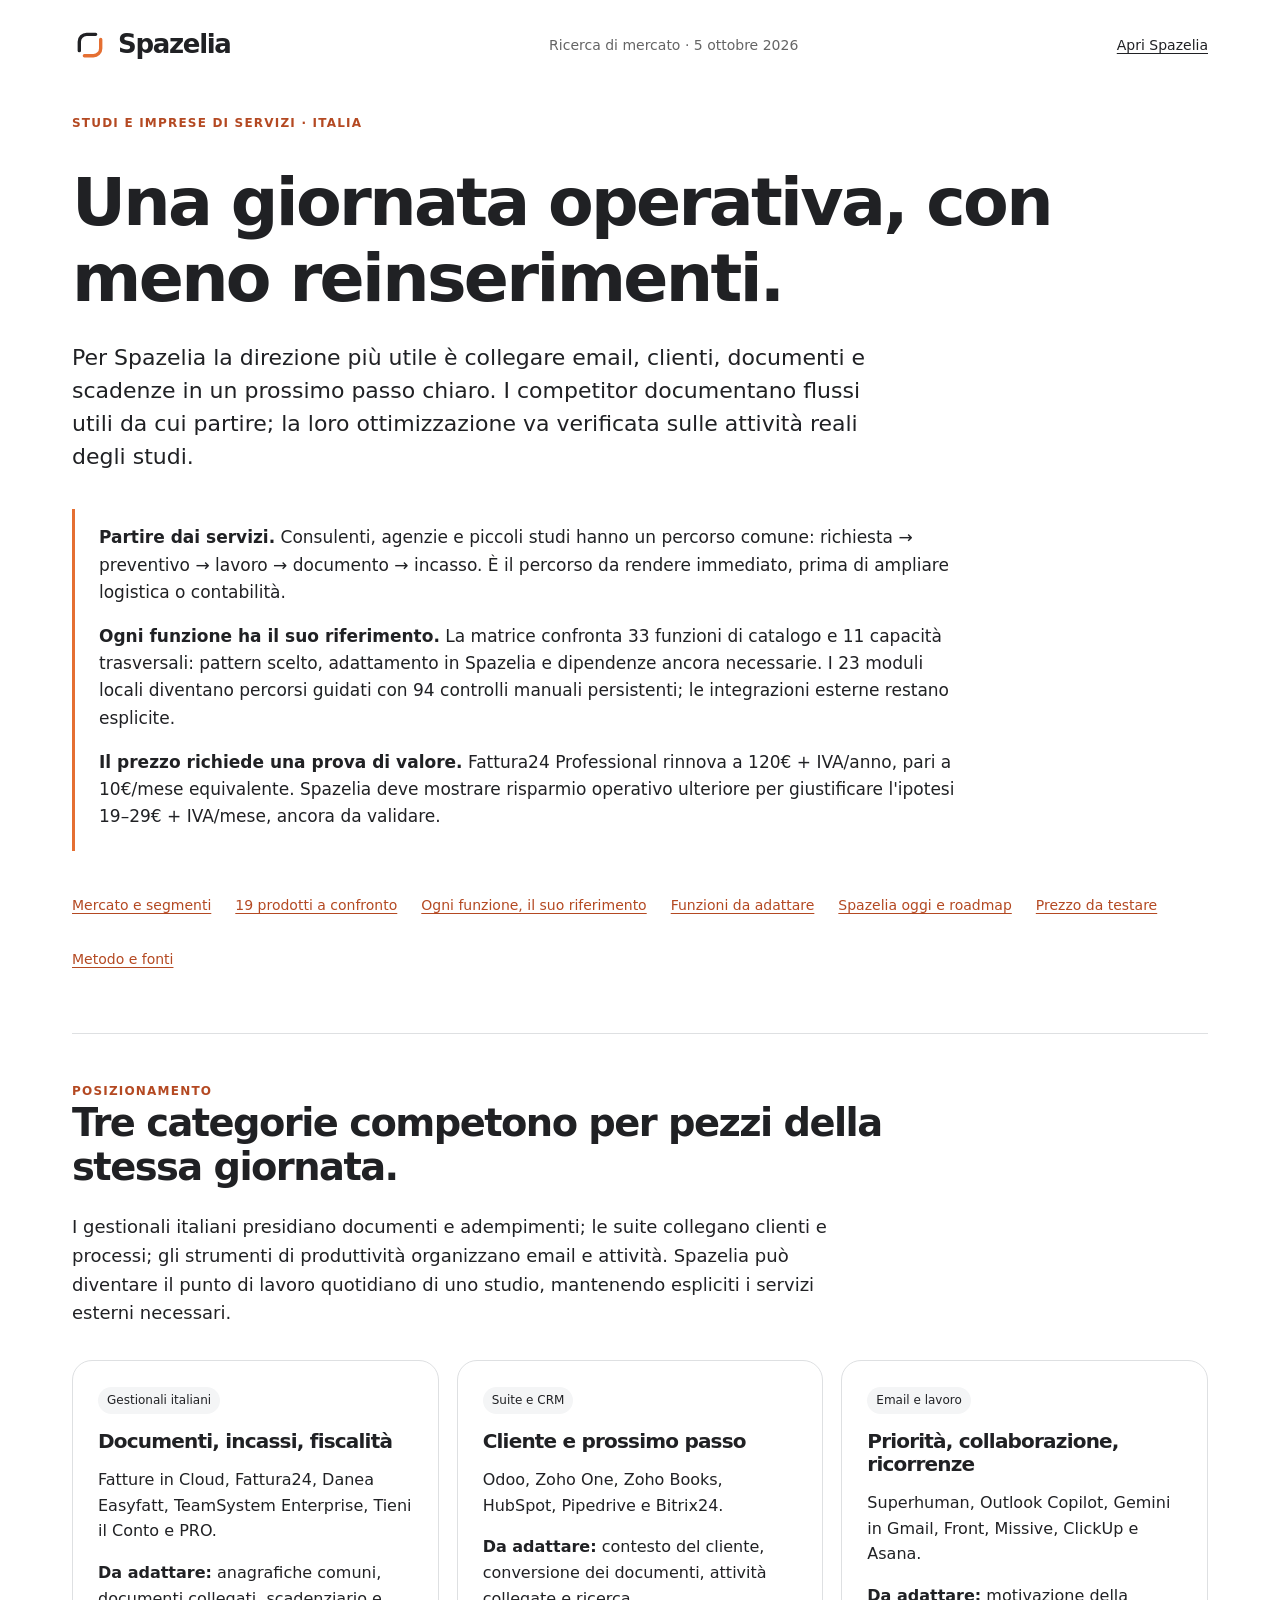
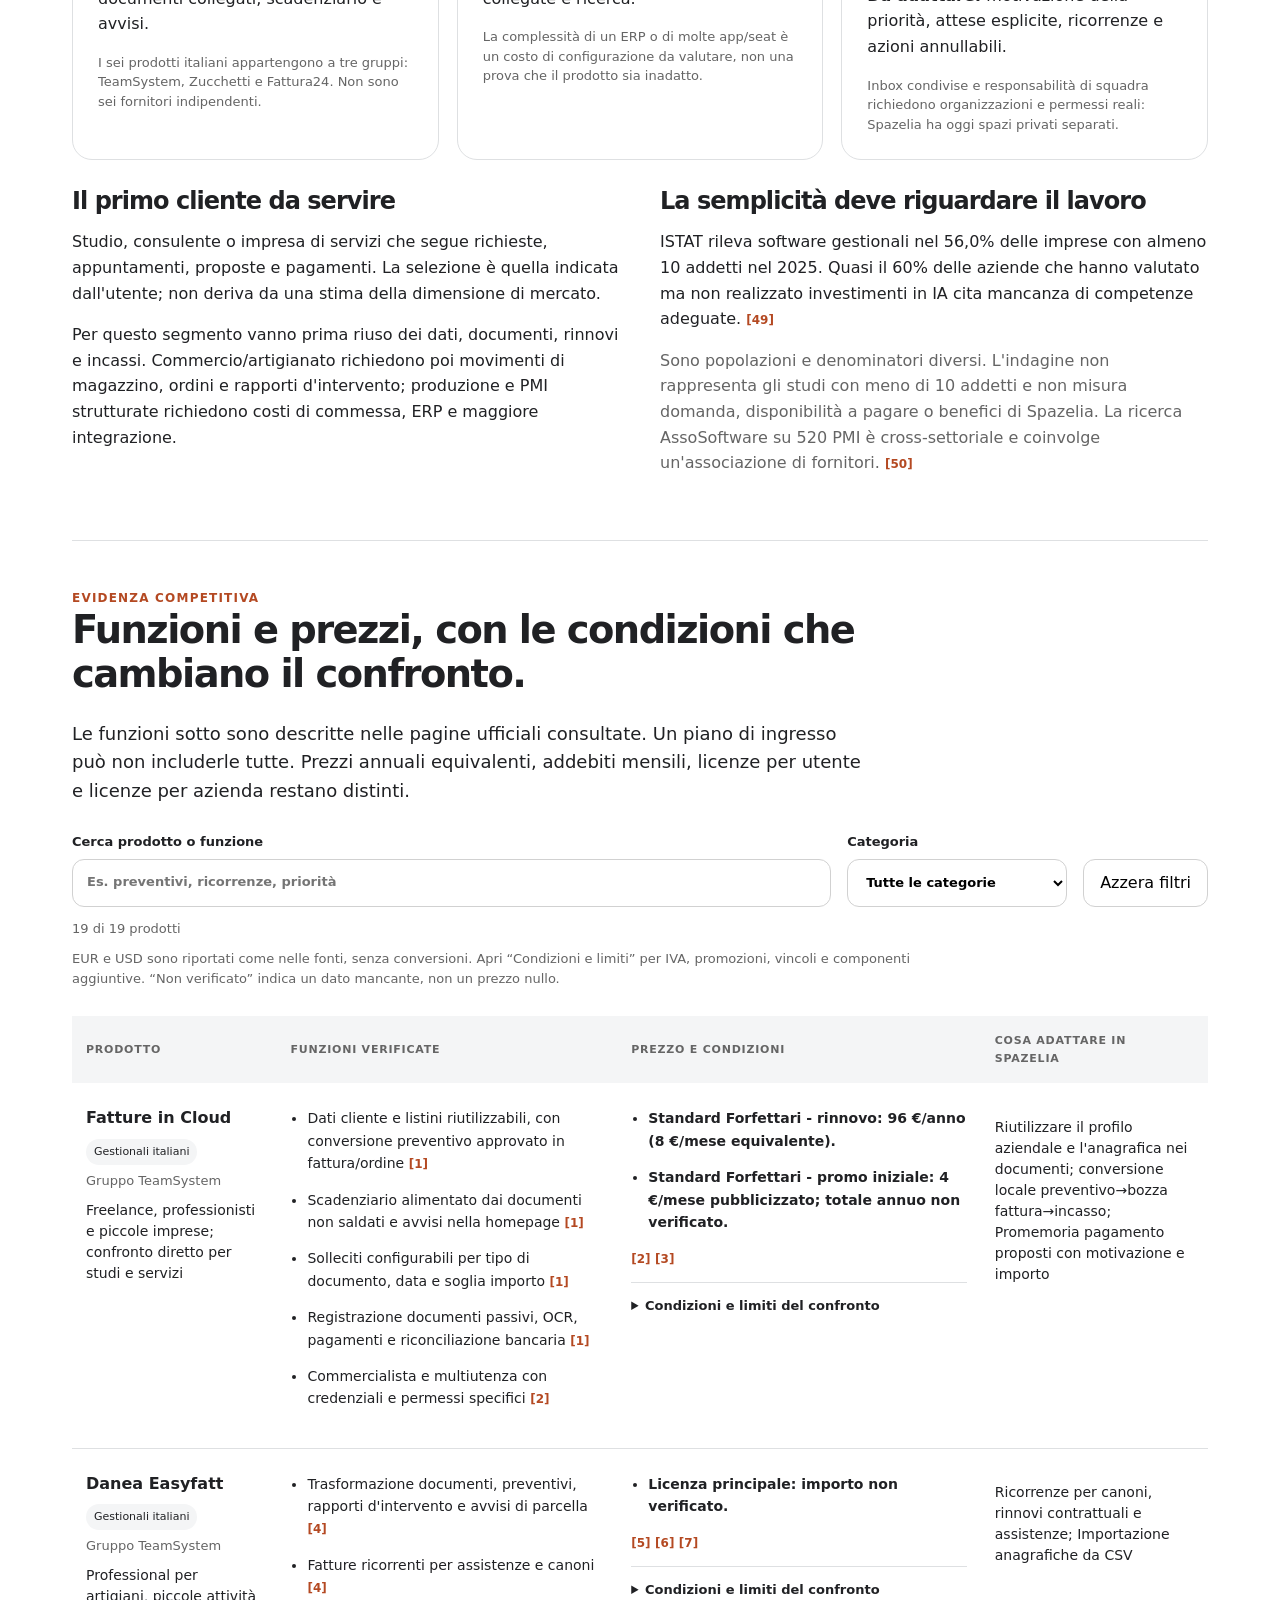
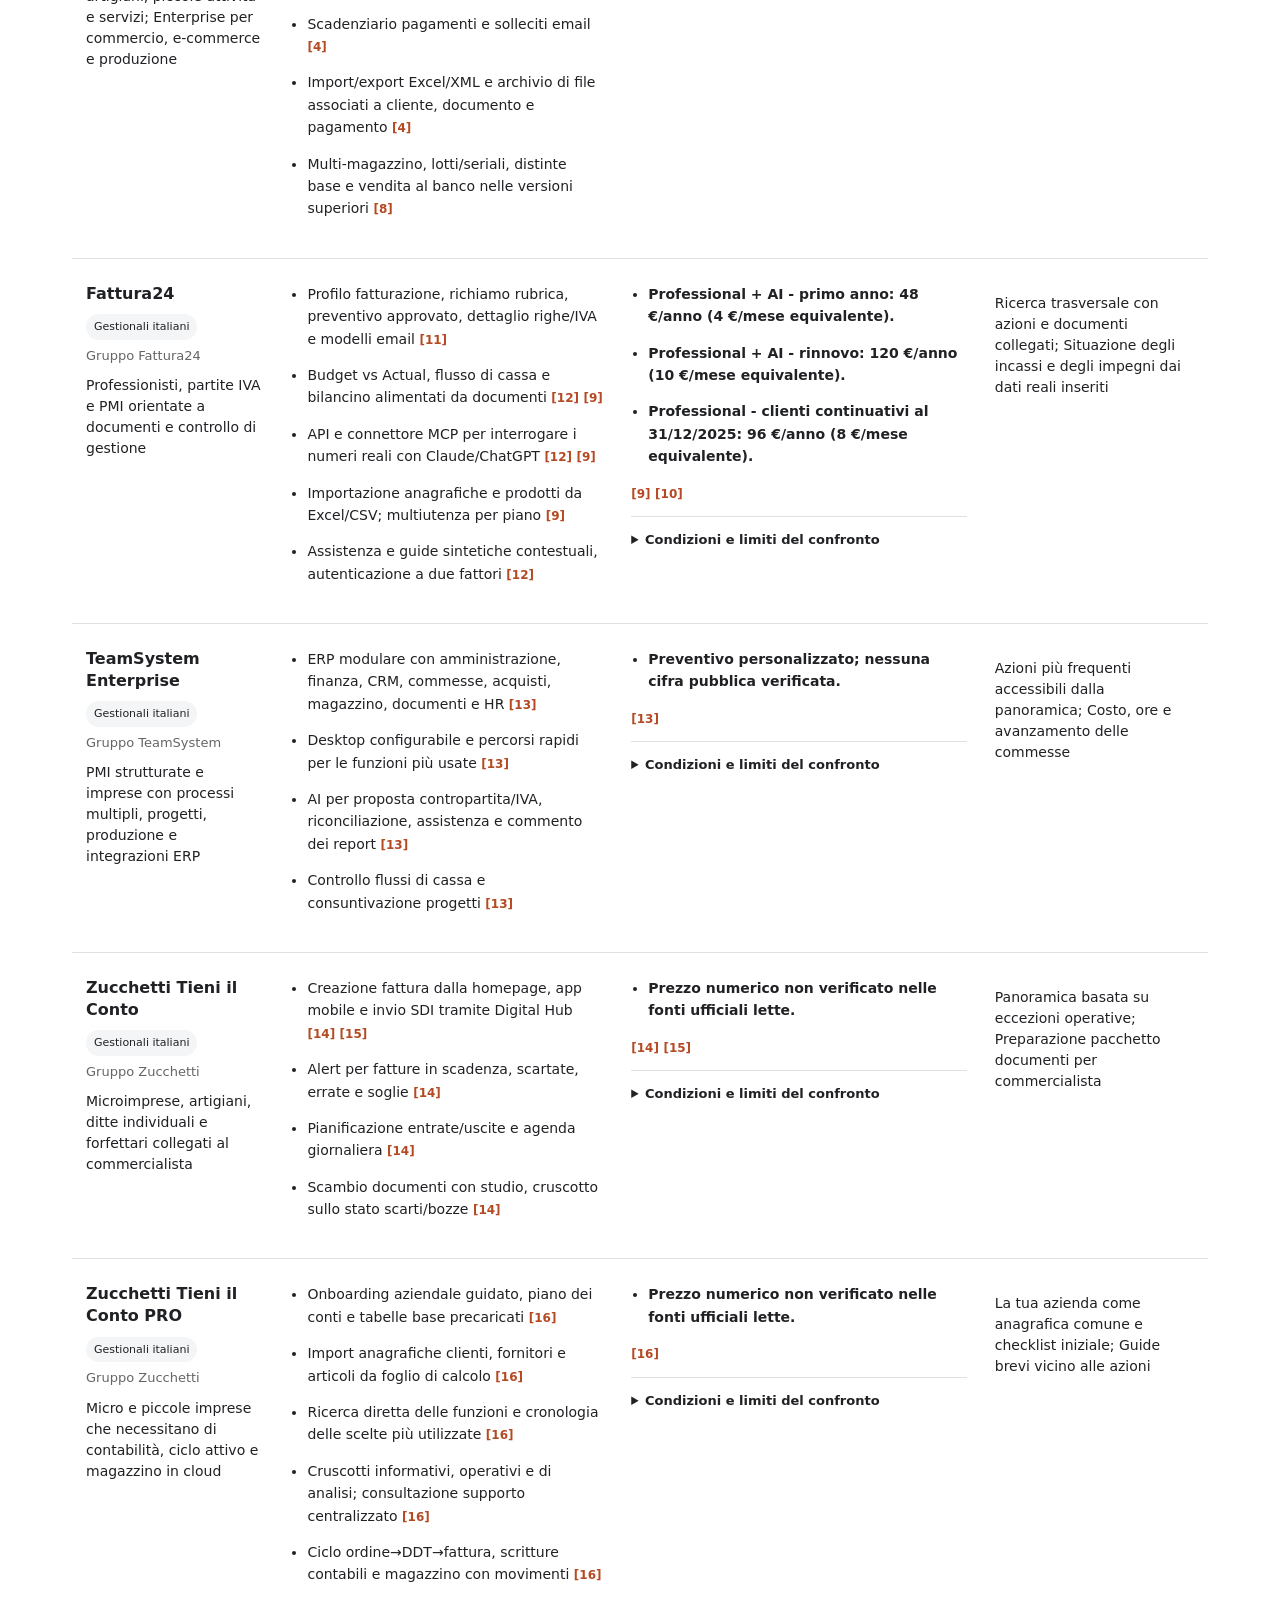
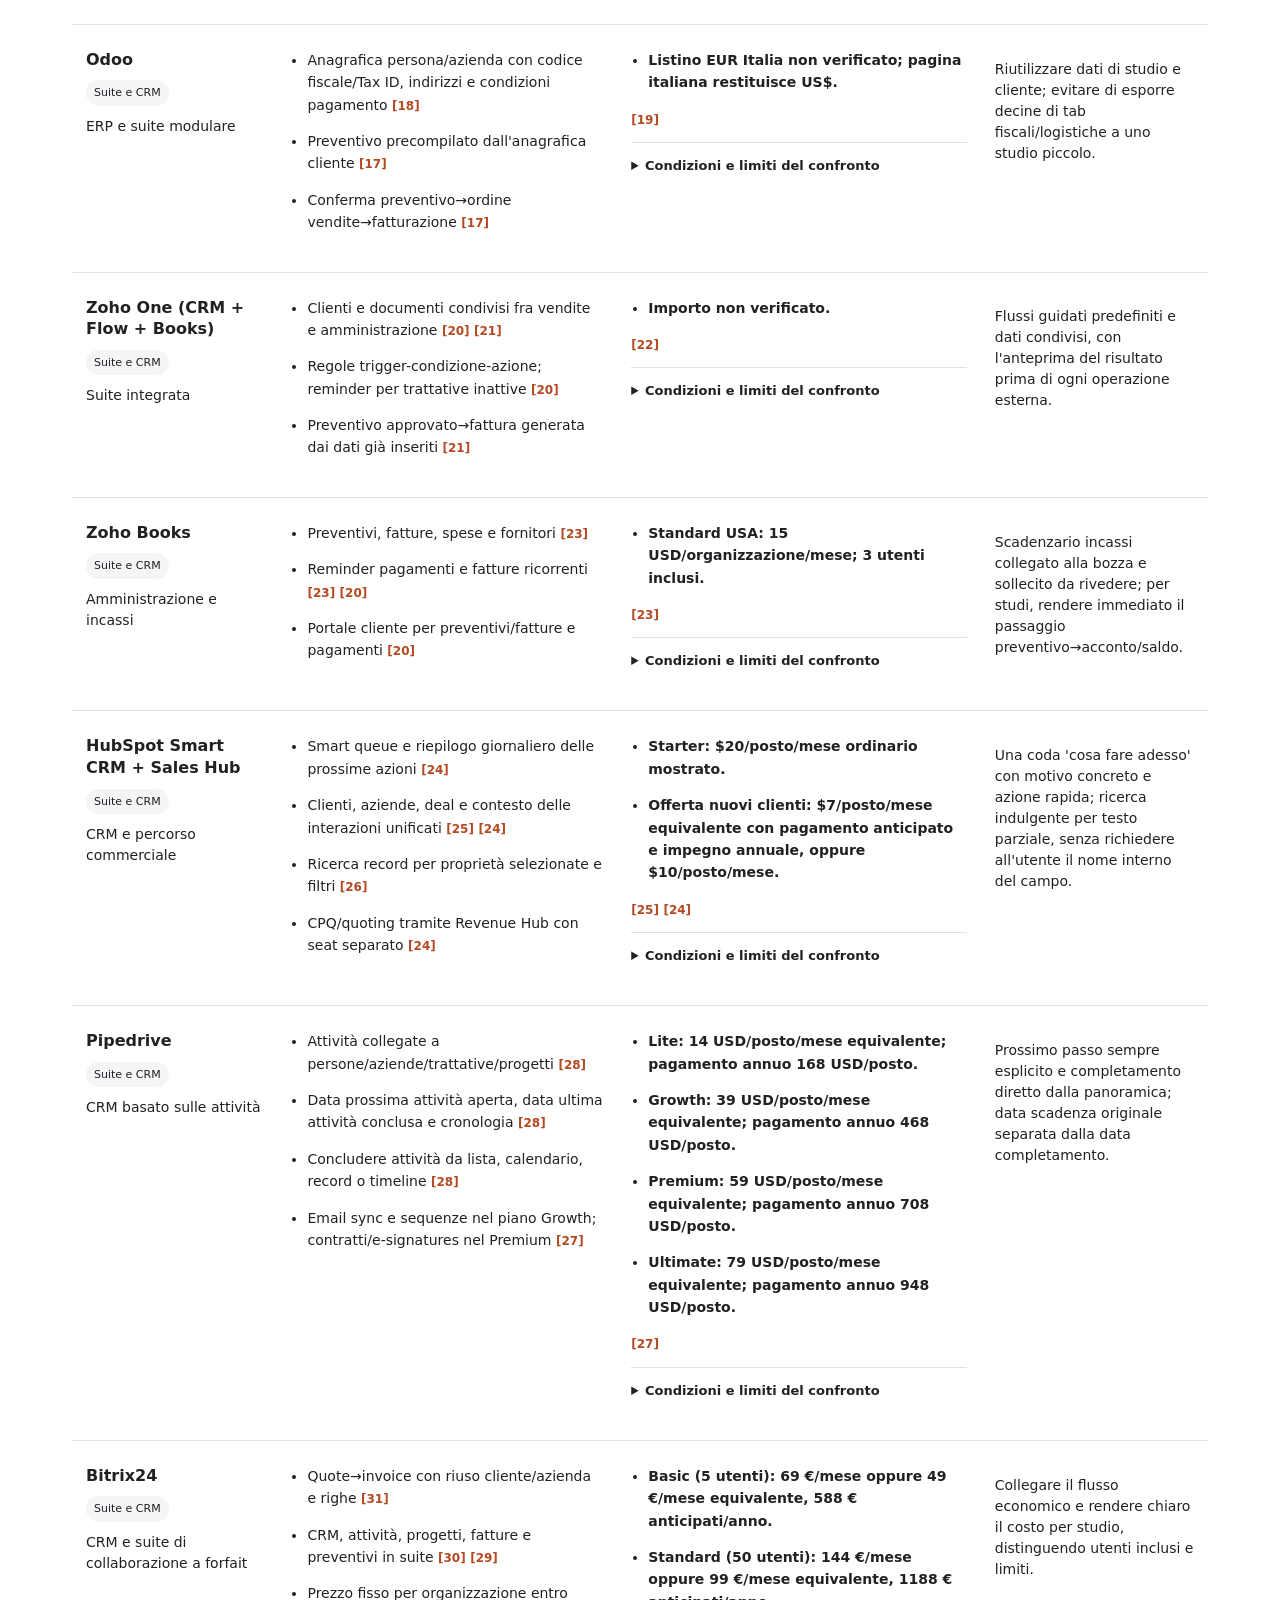
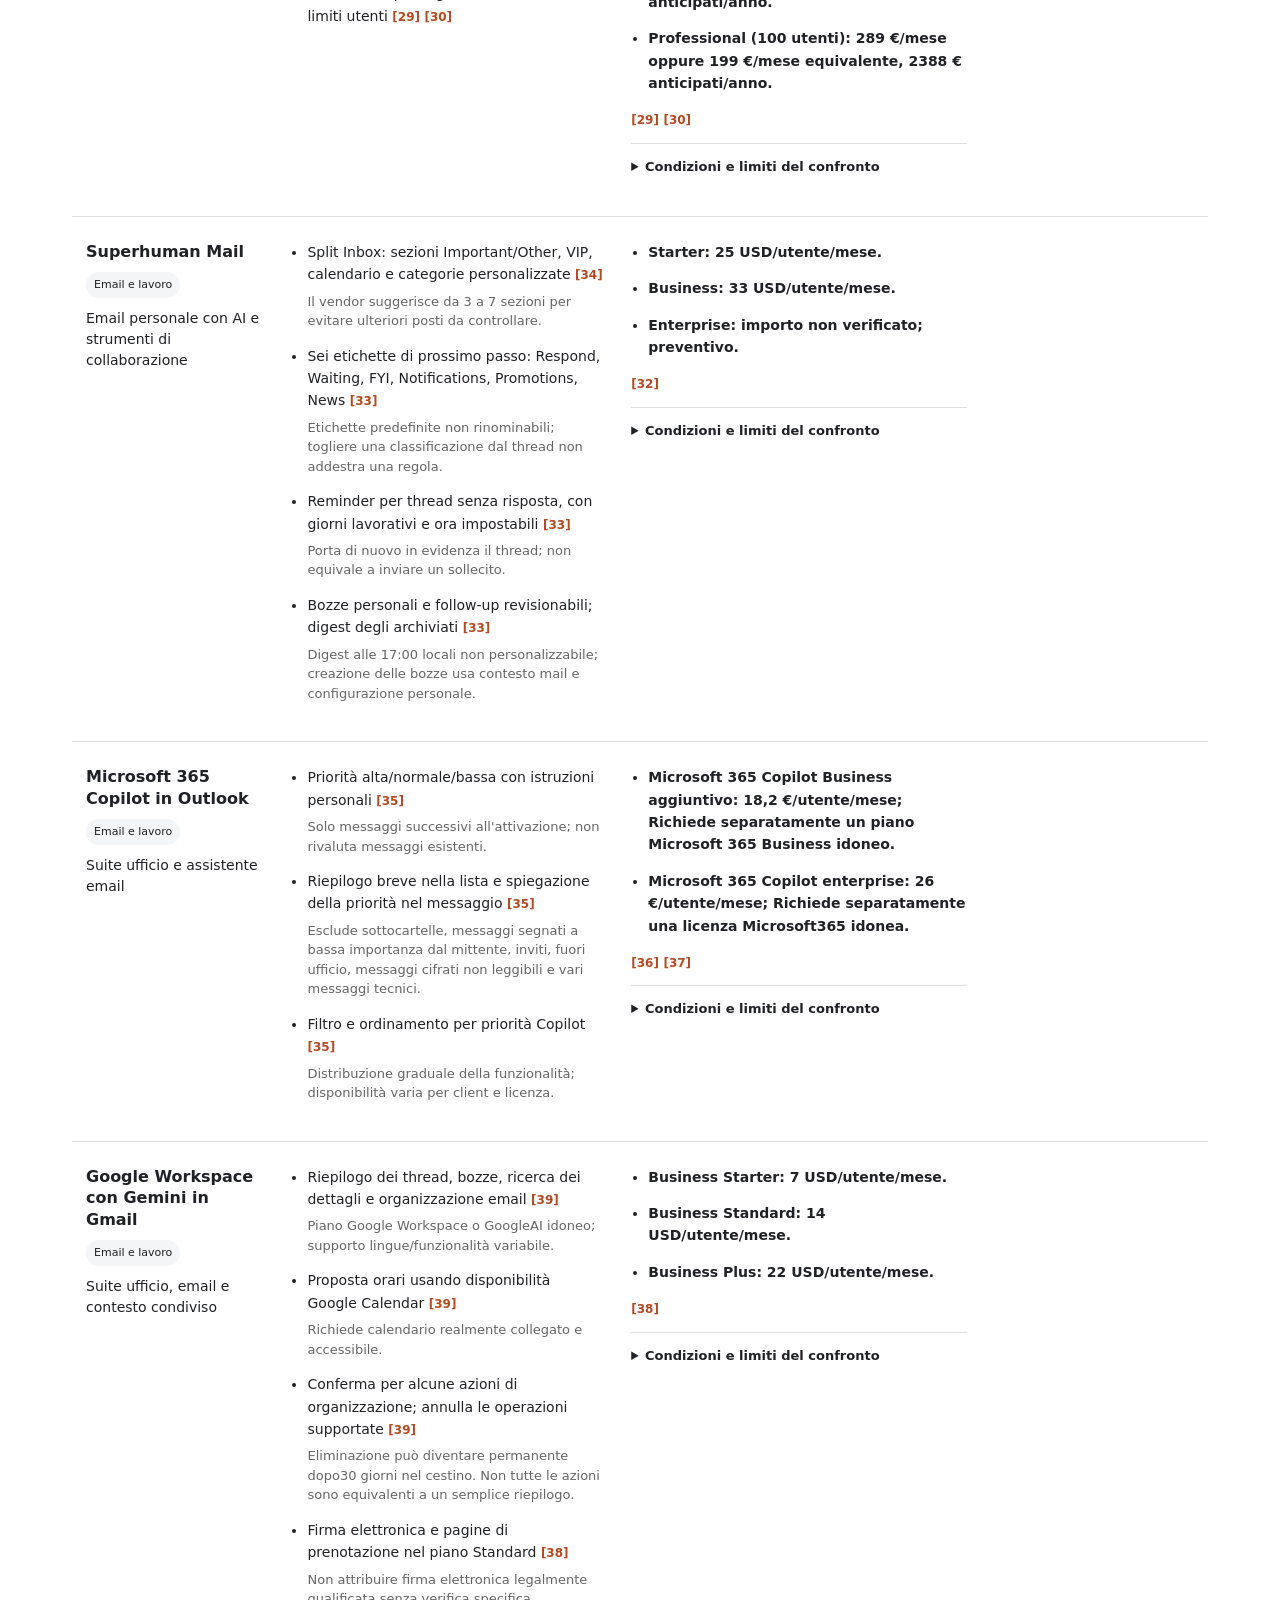
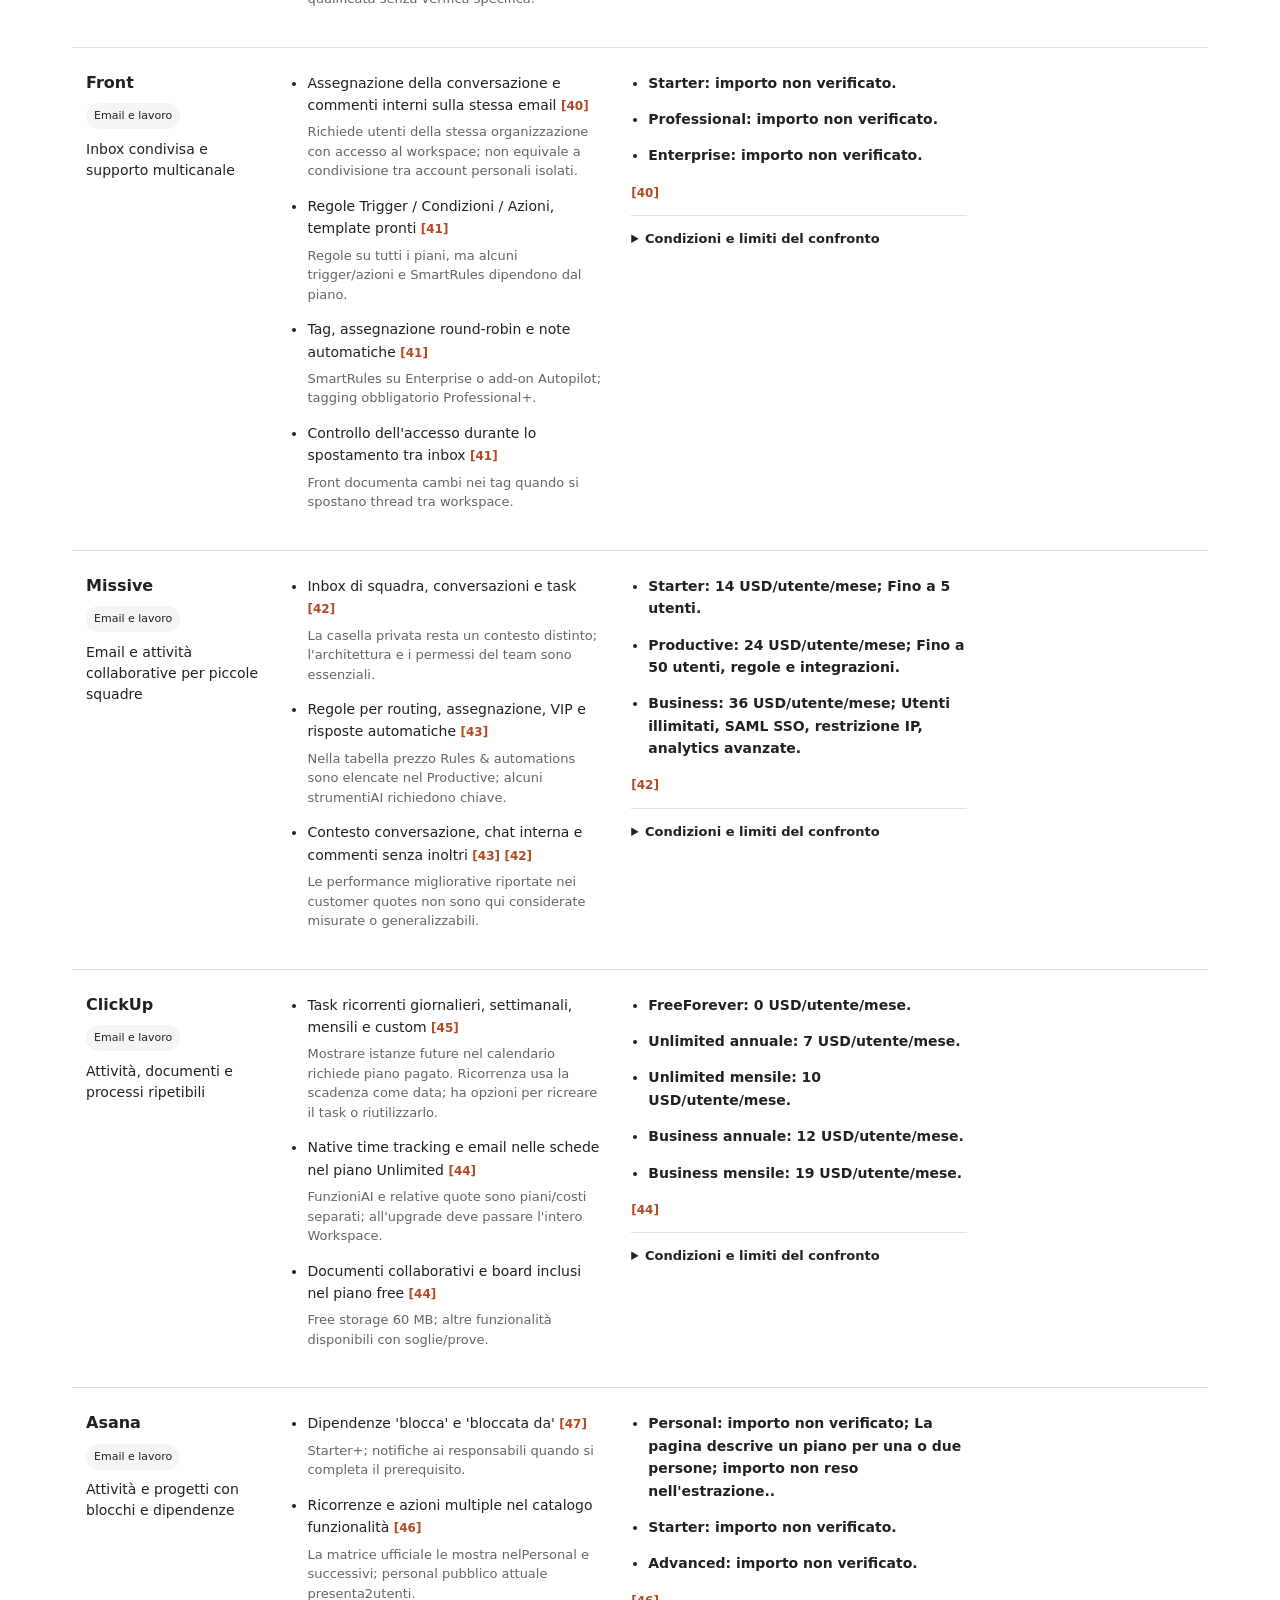
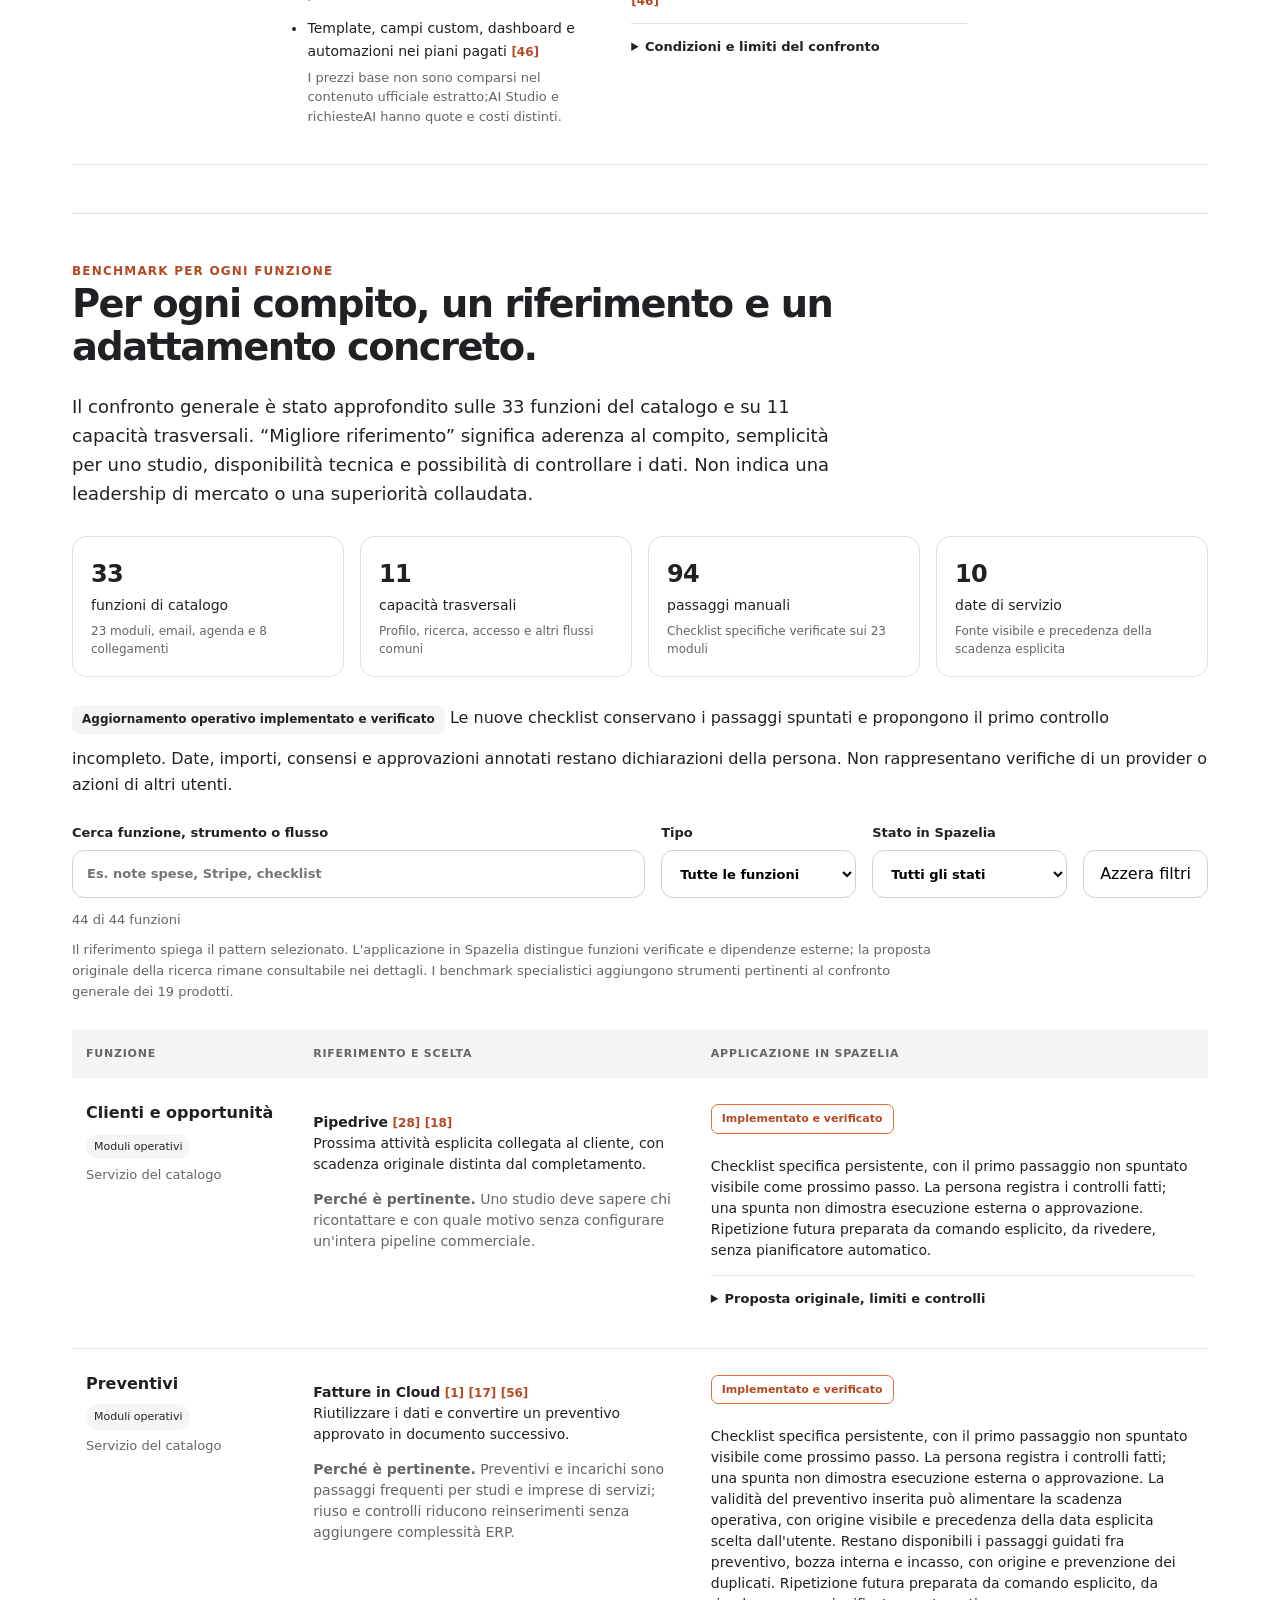
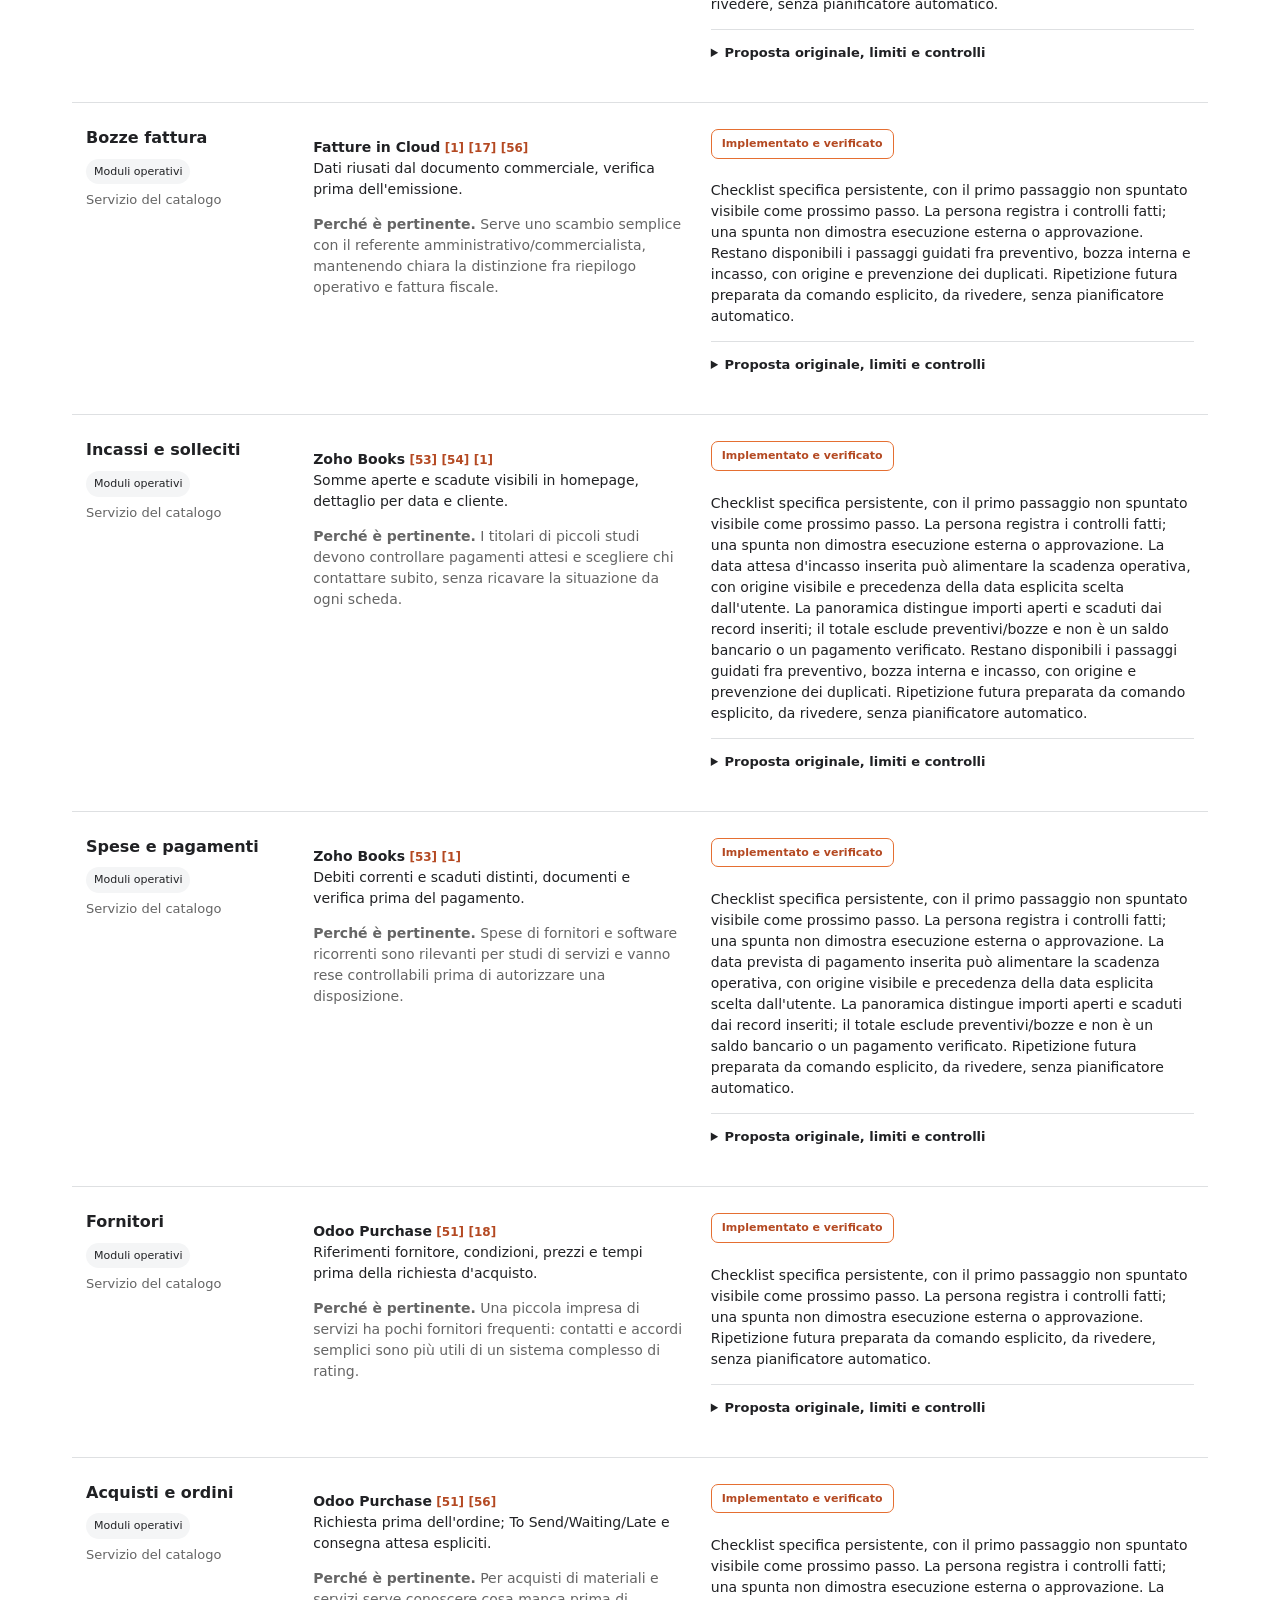
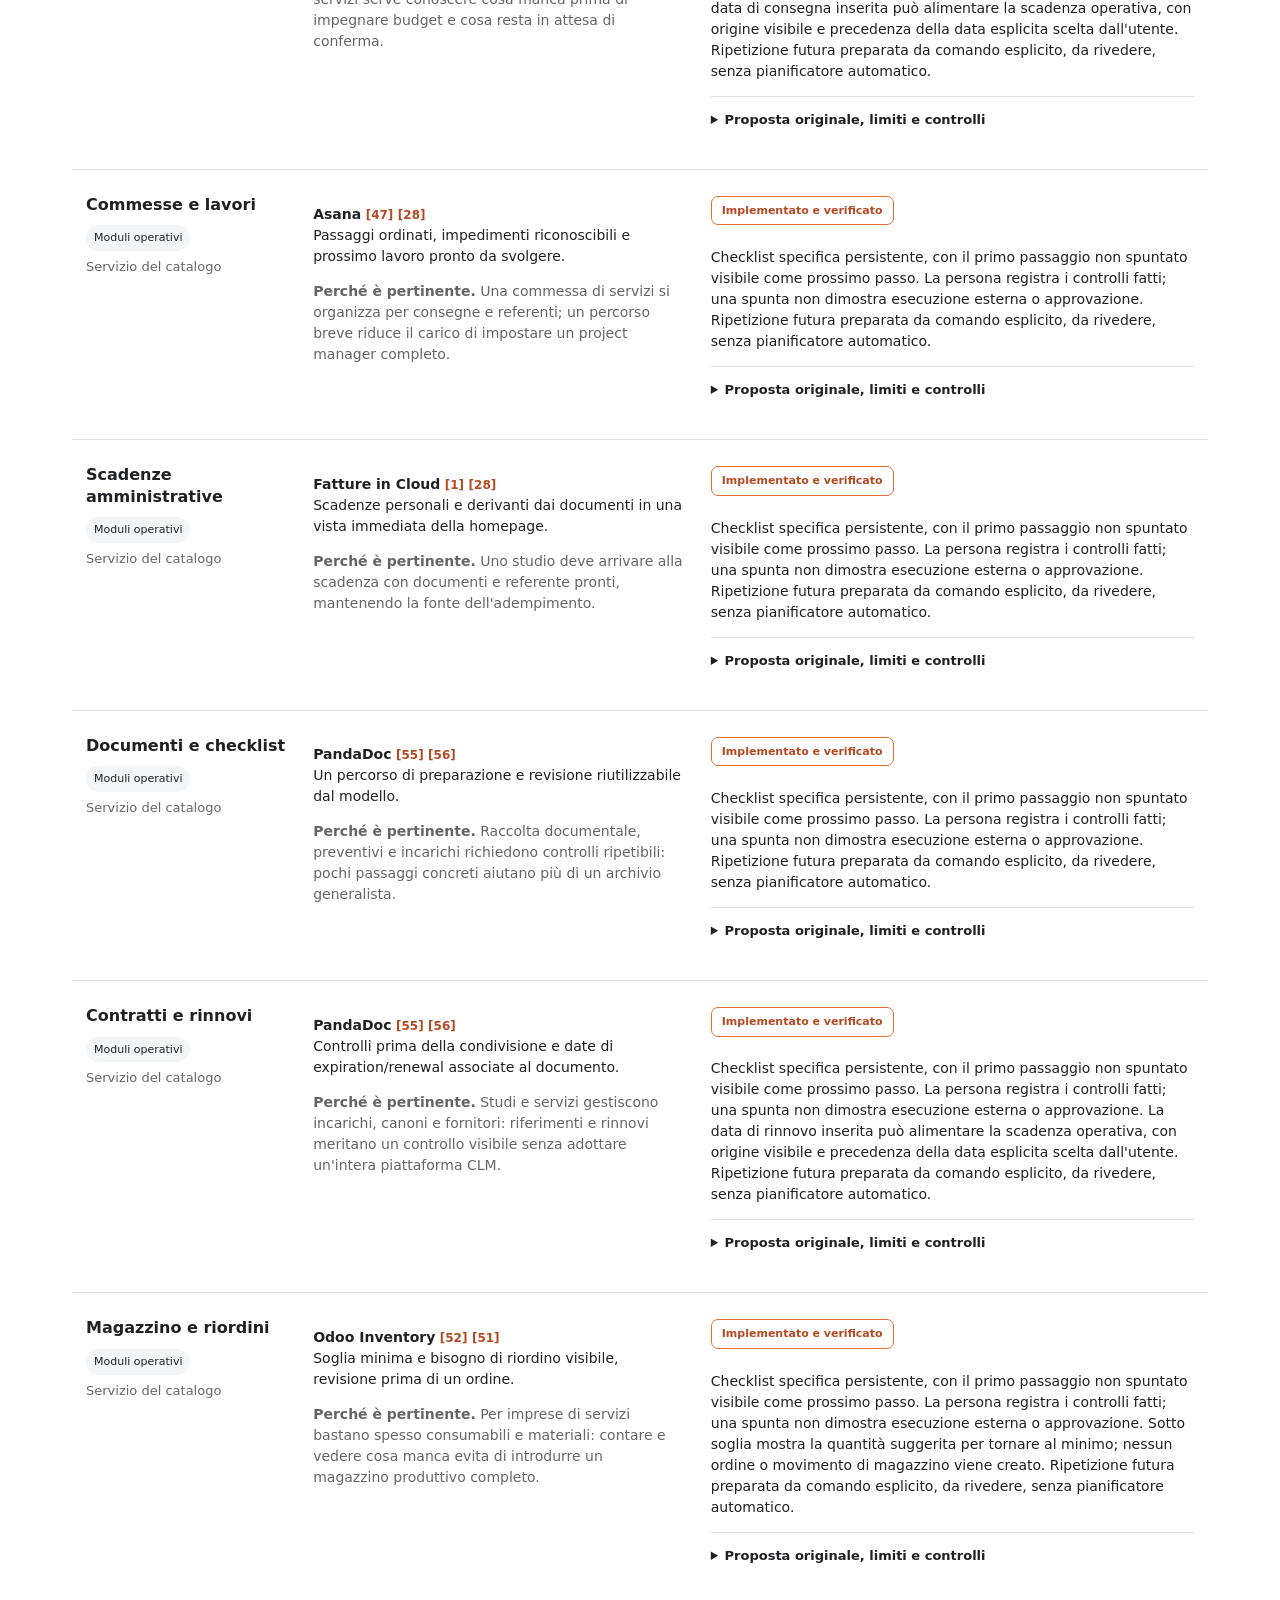
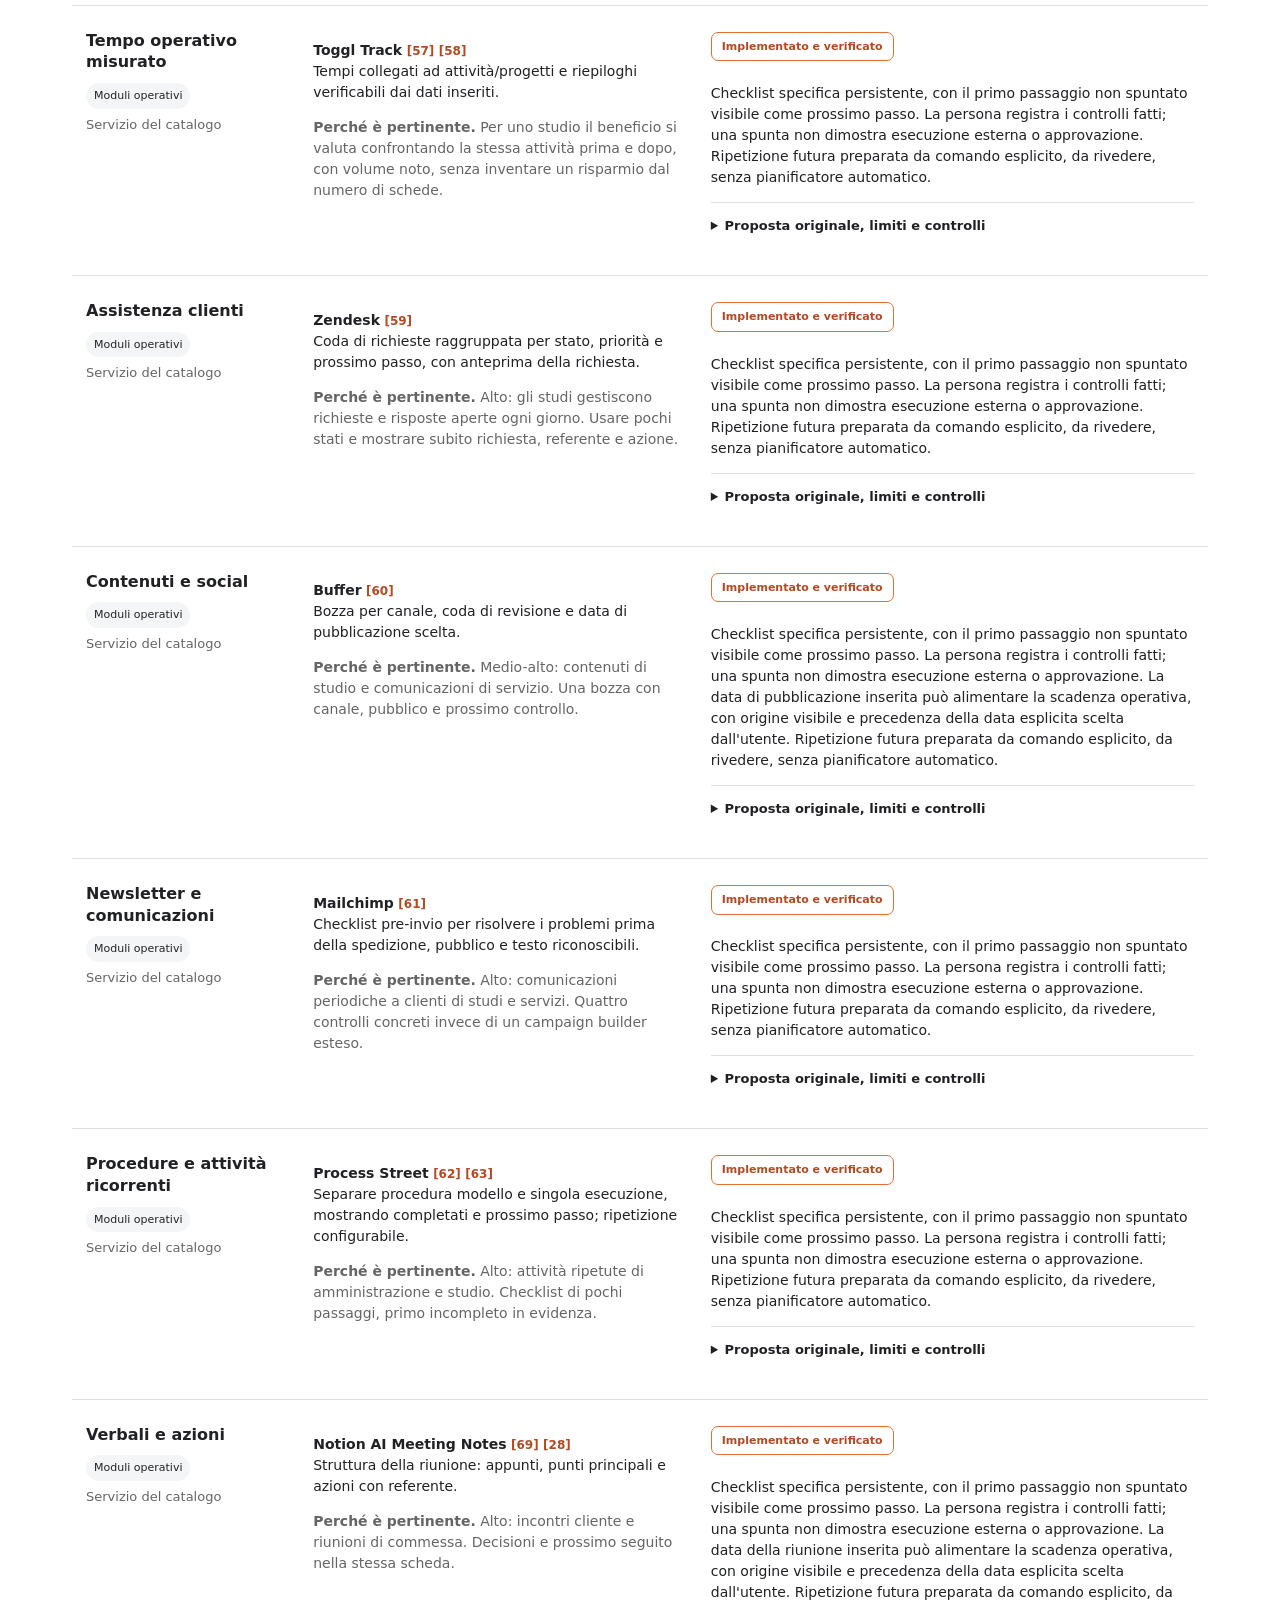
<file: docs/research/market-review-2026-10-05.html>
<!doctype html>
<html lang="it"><head><meta charset="utf-8"><meta name="viewport" content="width=device-width,initial-scale=1"><meta name="description" content="Ricerca competitiva Spazelia per studi e imprese di servizi: 19 prodotti, prezzi con condizioni, funzionalità da adattare e roadmap. Fonti consultate il 5 ottobre 2026."><title>Spazelia — Ricerca di mercato per studi e servizi</title><style>
:root{--ink:#202124;--muted:#656565;--paper:#FFFFFF;--line:#DEE0E2;--orange:#B44922;--brand-orange:#E56F32;--soft:#FFF3ED;--radius:20px}*{box-sizing:border-box}html{scroll-behavior:smooth}body{margin:0;background:var(--paper);color:var(--ink);font:16px/1.6 system-ui,-apple-system,BlinkMacSystemFont,"Segoe UI",sans-serif}a{color:var(--orange);text-underline-offset:3px;overflow-wrap:anywhere}button,input,select{font:inherit}button,select,input{min-height:48px}button,select,input,summary,a:focus{outline-offset:4px}button:focus-visible,input:focus-visible,select:focus-visible,summary:focus-visible,a:focus-visible{outline:3px solid #965a35}a.ref{white-space:nowrap;text-decoration:none;font-size:12px;font-weight:700}p{margin:.7em 0 1em}h1,h2,h3{font-weight:650;line-height:1.14;letter-spacing:-.04em}h1{font-size:clamp(38px,5.2vw,74px);max-width:980px;margin:32px 0 24px}h2{font-size:clamp(28px,3vw,42px);margin:0 0 24px;max-width:850px}h3{font-size:24px;margin:0 0 14px}small{display:block;font-size:13px;line-height:1.5;color:var(--muted);margin-top:6px}ul{padding-left:22px}li{margin:.55em 0}header{max-width:1200px;margin:auto;padding:24px 32px 0}.brand{display:grid;grid-template-columns:auto 1fr auto;gap:16px;align-items:center;font-size:14px;color:var(--muted)}.report-date{text-align:center;min-width:0}.wordmark{display:inline-flex;align-items:center;gap:10px;font-size:26px;font-weight:750;letter-spacing:-.05em;color:var(--ink);white-space:nowrap}.wordmark svg{width:36px;height:36px;flex:none}.brand a{color:var(--ink)}main{max-width:1200px;margin:auto;padding:0 32px 72px}.hero{padding:48px 0 52px}.eyebrow{font-size:12px;letter-spacing:.1em;font-weight:700;text-transform:uppercase;color:var(--orange)}.lede{font-size:22px;line-height:1.5;max-width:830px}.summary{border-left:3px solid var(--brand-orange);padding:4px 0 4px 24px;margin-top:36px;max-width:890px}.summary p{font-size:17px}.summary strong{font-weight:650}.nav{display:flex;flex-wrap:wrap;gap:10px 24px;margin-top:32px}.nav a{font-size:14px;min-height:44px;display:flex;align-items:center}.section{border-top:1px solid var(--line);padding:48px 0}.section-intro{max-width:790px;font-size:18px}.map{display:grid;grid-template-columns:repeat(3,1fr);gap:18px;margin-top:32px}.map article{padding:25px;border:1px solid var(--line);border-radius:var(--radius);background:white}.map h3{font-size:20px}.map .tag{font-size:12px;display:inline-block;padding:4px 9px;background:#F4F5F6;border-radius:20px;margin-bottom:16px}.toolbar{display:flex;gap:16px;margin:26px 0 12px;align-items:end}.toolbar label{display:flex;flex-direction:column;gap:6px;font-size:13px;font-weight:600}.toolbar label:first-child{flex:1}.toolbar input,.toolbar select{border:1px solid #d1d1d1;border-radius:12px;padding:10px 14px;background:white;max-width:100%;min-width:0}.toolbar select{width:220px}.table-note{font-size:13px;color:var(--muted);max-width:870px}.table-container{margin-top:26px}table{width:100%;border-collapse:collapse;table-layout:fixed;font-size:14px}th{text-align:left;font-size:11px;letter-spacing:.07em;text-transform:uppercase;color:var(--muted);padding:16px 14px;background:#F4F5F6}td{vertical-align:top;border-bottom:1px solid var(--line);padding:24px 14px;overflow-wrap:anywhere}th:first-child{width:18%}th:nth-child(2){width:30%}th:nth-child(3){width:32%}th:last-child{width:20%}td strong{font-size:16px;line-height:1.35;display:block}td p{line-height:1.5}tr[hidden]{display:none}.segment{font-size:11px;display:inline-block;border-radius:20px;background:#F4F5F6;padding:4px 8px;margin-top:10px}.compact,.price-lines{padding-left:17px;margin-top:0}.compact li,.price-lines li{margin:0 0 14px}.price-lines{font-weight:550}.price-refs{margin-bottom:12px}details{border-top:1px solid var(--line)}summary{cursor:pointer;min-height:48px;padding:13px 0;font-size:13px;font-weight:550}details p{font-size:13px}.caveat{border-left:2px solid #d1d1d1;padding-left:12px;color:#656565}.empty{padding:30px;border:1px solid var(--line);border-radius:14px;color:var(--muted)}.patterns{display:grid;grid-template-columns:repeat(2,1fr);gap:40px 32px;margin:34px 0}.pattern{padding-top:22px;border-top:2px solid var(--ink)}.pattern .num{display:block;font-size:13px;color:var(--orange);font-weight:700;margin-bottom:16px}.pattern h3{font-size:25px}.pattern p{font-size:15px}.pattern .from{font-size:13px;color:var(--muted)}.status{display:inline-block;padding:5px 10px;font-size:12px;font-weight:650;background:#F4F5F6;border-radius:7px;margin-bottom:12px}.status.release{background:var(--soft);color:var(--orange)}.flow{display:grid;grid-template-columns:repeat(3,1fr);gap:12px;margin:28px 0}.flow div{border:1px solid var(--line);border-radius:14px;padding:20px;background:white}.flow strong{display:block;font-size:18px}.flow span{font-size:14px;color:var(--muted)}.columns{display:grid;grid-template-columns:repeat(2,1fr);gap:40px;margin-top:28px}.columns>div{min-width:0}.roadmap{margin:32px 0;display:grid;gap:18px}.roadmap article{display:grid;grid-template-columns:180px 1fr;gap:30px;padding:22px 0;border-top:1px solid var(--line)}.roadmap h3{font-size:20px;margin-top:10px}.roadmap ul{margin-top:0}.price-decision{background:#F4F5F6;border-radius:var(--radius);padding:32px;margin:28px 0;display:grid;grid-template-columns:270px 1fr;gap:30px}.price-range{font-size:44px;letter-spacing:-.05em;font-weight:700;line-height:1.1}.price-decision p{margin-top:0}.method-table{table-layout:auto;font-size:14px;margin:24px 0}.method-table th{width:auto!important;text-transform:none;letter-spacing:0;font-size:13px}.method-table td{padding:15px 12px}.sources{display:grid;grid-template-columns:repeat(2,1fr);column-gap:28px;margin-top:28px}.source{scroll-margin-top:16px}.source summary{display:flex;gap:14px;line-height:1.4;padding:18px 0;min-height:64px;font-size:14px}.source-no{font:12px/1.5 ui-monospace,monospace;flex:none;color:var(--orange);padding-top:2px}.source summary small{font-weight:400}.source-body{padding:0 0 18px 30px;font-size:13px}.source-body a{display:block;margin-bottom:18px}.source-body blockquote{padding-left:14px;border-left:2px solid var(--line);margin:12px 0;color:var(--muted)}.muted{color:var(--muted)}.metadata{font-size:12px;margin-top:30px}.metadata pre{white-space:pre-wrap;overflow-wrap:anywhere;background:#F4F5F6;padding:18px;border-radius:12px;font-size:11px}footer{border-top:1px solid var(--line);padding:28px 0 0;color:var(--muted);font-size:13px}#filter-count{font-size:13px;color:var(--muted)}.skip{position:absolute;left:20px;top:-60px;background:white;padding:12px}.skip:focus{top:10px}section:target h2{color:var(--orange)}
@media(max-width:1000px){main,header{padding-left:24px;padding-right:24px}th:first-child{width:19%}th:nth-child(2){width:32%}th:nth-child(3){width:31%}th:last-child{width:18%}td{padding:22px 10px}.map{gap:12px}.map article{padding:20px}}
@media(max-width:760px){main,header{padding-left:20px;padding-right:20px}.hero{padding:30px 0 36px}h1{margin-top:22px}.lede{font-size:19px}.brand{font-size:12px;grid-template-columns:1fr auto}.report-date{grid-column:1/-1;grid-row:2;text-align:left}.brand a{max-width:135px;text-align:right}.section{padding:36px 0}.map,.patterns,.columns,.sources,.flow{grid-template-columns:1fr}.patterns{gap:24px}.summary{padding-left:17px}.toolbar{flex-direction:column;align-items:stretch;gap:12px}.toolbar select{width:100%}.table-container{margin-top:20px}#competitor-table,#competitor-table tbody,#competitor-table tr,#competitor-table td{display:block;width:100%}#competitor-table thead{display:none}#competitor-table tr{border:1px solid var(--line);border-radius:16px;padding:18px;margin-bottom:18px;background:white}#competitor-table tr[hidden]{display:none}#competitor-table td{border:0;padding:0;margin-bottom:22px}#competitor-table td:last-child{margin-bottom:0}#competitor-table td::before{content:attr(data-label);display:block;font-size:11px;letter-spacing:.07em;text-transform:uppercase;font-weight:600;color:var(--muted);margin-bottom:10px}#competitor-table td:first-child strong{font-size:21px}.roadmap article{grid-template-columns:1fr;gap:0}.price-decision{grid-template-columns:1fr;padding:24px;gap:20px}.price-range{font-size:40px}.method-wrap{overflow-x:auto}.method-table{min-width:540px}.sources{gap:0}.nav{gap:0 22px}.pattern h3{font-size:23px}}
@media(prefers-reduced-motion:reduce){html{scroll-behavior:auto}}@media print{.toolbar,.nav,.skip{display:none}body{background:white;font-size:11pt}main,header{max-width:none;padding:0}.hero{padding:20px 0}.section{padding:25px 0}.map,.patterns,.columns{break-inside:avoid}.table-container{overflow:visible}td{font-size:9pt}.source{break-inside:avoid}a{color:inherit}details{display:block}h1{font-size:36pt}.sources{grid-template-columns:1fr}}
.feature-table th:first-child{width:20%}.feature-table th:nth-child(2){width:35%}.feature-table th:last-child{width:45%}.feature-table td p{font-size:14px}.feature-table td strong{display:inline;font-size:14px}.feature-table td:first-child strong{display:block;font-size:16px}.feature-table .status{margin:2px 0 12px;font-size:11px}.feature-table .delivered{border:1px solid var(--brand-orange);background:white;color:var(--orange)}.feature-table .review{border:1px solid #d1d1d1;background:white}.feature-toolbar{flex-wrap:wrap}.feature-toolbar label:nth-child(2){flex:none}.feature-toolbar label:nth-child(3){flex:none}.feature-toolbar label:first-child{min-width:240px}.feature-toolbar select{width:195px}#feature-count{color:var(--muted);font-size:13px}.feature-outcomes{display:grid;grid-template-columns:repeat(4,1fr);gap:16px;margin:28px 0}.feature-outcomes p{margin:0;font-size:14px;padding:18px;border:1px solid var(--line);border-radius:14px}.feature-outcomes strong{display:block;font-size:24px;font-weight:650;letter-spacing:-.03em}.feature-outcomes small{font-size:12px}.feature-table details p{font-size:13px}
@media(max-width:760px){.feature-outcomes{grid-template-columns:repeat(2,1fr)}.feature-toolbar label:first-child{min-width:0}.feature-toolbar select{width:100%}#feature-table,#feature-table tbody,#feature-table tr,#feature-table td{display:block;width:100%}#feature-table thead{display:none}#feature-table tr{border:1px solid var(--line);border-radius:16px;padding:18px;margin-bottom:18px;background:white}#feature-table tr[hidden]{display:none}#feature-table td{border:0;padding:0;margin-bottom:22px}#feature-table td:last-child{margin-bottom:0}#feature-table td::before{content:attr(data-label);display:block;font-size:11px;letter-spacing:.07em;text-transform:uppercase;font-weight:600;color:var(--muted);margin-bottom:10px}#feature-table td:first-child strong{font-size:21px}.feature-outcomes p{padding:14px}}
</style></head>
<body><a class="skip" href="#main">Vai al contenuto</a><header><div class="brand"><span class="wordmark"><svg xmlns="http://www.w3.org/2000/svg" viewBox="0 0 64 64" aria-hidden="true" focusable="false"><path d="M42 13H26C18.82 13 13 18.82 13 26V42" fill="none" stroke="#202124" stroke-width="6" stroke-linecap="round"/><path d="M22 51H38C45.18 51 51 45.18 51 38V22" fill="none" stroke="#E56F32" stroke-width="6" stroke-linecap="round"/></svg>Spazelia</span><span class="report-date">Ricerca di mercato · 5 ottobre 2026</span><a href="https://filo-production-65a1.up.railway.app/app#services">Apri Spazelia</a></div></header>
<main id="main"><section class="hero"><div class="eyebrow">Studi e imprese di servizi · Italia</div><h1>Una giornata operativa, con meno reinserimenti.</h1><p class="lede">Per Spazelia la direzione più utile è collegare email, clienti, documenti e scadenze in un prossimo passo chiaro. I competitor documentano flussi utili da cui partire; la loro ottimizzazione va verificata sulle attività reali degli studi.</p>
<div class="summary"><p><strong>Partire dai servizi.</strong> Consulenti, agenzie e piccoli studi hanno un percorso comune: richiesta → preventivo → lavoro → documento → incasso. È il percorso da rendere immediato, prima di ampliare logistica o contabilità.</p><p><strong>Ogni funzione ha il suo riferimento.</strong> La matrice confronta 33 funzioni di catalogo e 11 capacità trasversali: pattern scelto, adattamento in Spazelia e dipendenze ancora necessarie. I 23 moduli locali diventano percorsi guidati con 94 controlli manuali persistenti; le integrazioni esterne restano esplicite.</p><p><strong>Il prezzo richiede una prova di valore.</strong> Fattura24 Professional rinnova a 120€ + IVA/anno, pari a 10€/mese equivalente. Spazelia deve mostrare risparmio operativo ulteriore per giustificare l'ipotesi 19–29€ + IVA/mese, ancora da validare.</p></div>
<nav class="nav" aria-label="Indice del report"><a href="#market">Mercato e segmenti</a><a href="#comparison">19 prodotti a confronto</a><a href="#feature-benchmarks">Ogni funzione, il suo riferimento</a><a href="#patterns">Funzioni da adattare</a><a href="#filo">Spazelia oggi e roadmap</a><a href="#pricing">Prezzo da testare</a><a href="#method">Metodo e fonti</a></nav></section>

<section class="section" id="market"><div class="eyebrow">Posizionamento</div><h2>Tre categorie competono per pezzi della stessa giornata.</h2><p class="section-intro">I gestionali italiani presidiano documenti e adempimenti; le suite collegano clienti e processi; gli strumenti di produttività organizzano email e attività. Spazelia può diventare il punto di lavoro quotidiano di uno studio, mantenendo espliciti i servizi esterni necessari.</p>
<div class="map"><article><span class="tag">Gestionali italiani</span><h3>Documenti, incassi, fiscalità</h3><p>Fatture in Cloud, Fattura24, Danea Easyfatt, TeamSystem Enterprise, Tieni il Conto e PRO.</p><p><strong>Da adattare:</strong> anagrafiche comuni, documenti collegati, scadenziario e avvisi.</p><small>I sei prodotti italiani appartengono a tre gruppi: TeamSystem, Zucchetti e Fattura24. Non sono sei fornitori indipendenti.</small></article><article><span class="tag">Suite e CRM</span><h3>Cliente e prossimo passo</h3><p>Odoo, Zoho One, Zoho Books, HubSpot, Pipedrive e Bitrix24.</p><p><strong>Da adattare:</strong> contesto del cliente, conversione dei documenti, attività collegate e ricerca.</p><small>La complessità di un ERP o di molte app/seat è un costo di configurazione da valutare, non una prova che il prodotto sia inadatto.</small></article><article><span class="tag">Email e lavoro</span><h3>Priorità, collaborazione, ricorrenze</h3><p>Superhuman, Outlook Copilot, Gemini in Gmail, Front, Missive, ClickUp e Asana.</p><p><strong>Da adattare:</strong> motivazione della priorità, attese esplicite, ricorrenze e azioni annullabili.</p><small>Inbox condivise e responsabilità di squadra richiedono organizzazioni e permessi reali: Spazelia ha oggi spazi privati separati.</small></article></div>
<div class="columns"><div><h3>Il primo cliente da servire</h3><p>Studio, consulente o impresa di servizi che segue richieste, appuntamenti, proposte e pagamenti. La selezione è quella indicata dall'utente; non deriva da una stima della dimensione di mercato.</p><p>Per questo segmento vanno prima riuso dei dati, documenti, rinnovi e incassi. Commercio/artigianato richiedono poi movimenti di magazzino, ordini e rapporti d'intervento; produzione e PMI strutturate richiedono costi di commessa, ERP e maggiore integrazione.</p></div><div><h3>La semplicità deve riguardare il lavoro</h3><p>ISTAT rileva software gestionali nel 56,0% delle imprese con almeno 10 addetti nel 2025. Quasi il 60% delle aziende che hanno valutato ma non realizzato investimenti in IA cita mancanza di competenze adeguate. <a class="ref" href="#source-49" aria-label="Fonte 49">[49]</a></p><p class="muted">Sono popolazioni e denominatori diversi. L'indagine non rappresenta gli studi con meno di 10 addetti e non misura domanda, disponibilità a pagare o benefici di Spazelia. La ricerca AssoSoftware su 520 PMI è cross-settoriale e coinvolge un'associazione di fornitori. <a class="ref" href="#source-50" aria-label="Fonte 50">[50]</a></p></div></div></section>

<section class="section" id="comparison"><div class="eyebrow">Evidenza competitiva</div><h2>Funzioni e prezzi, con le condizioni che cambiano il confronto.</h2><p class="section-intro">Le funzioni sotto sono descritte nelle pagine ufficiali consultate. Un piano di ingresso può non includerle tutte. Prezzi annuali equivalenti, addebiti mensili, licenze per utente e licenze per azienda restano distinti.</p>
<div class="toolbar"><label for="competitor-search">Cerca prodotto o funzione<input id="competitor-search" type="search" placeholder="Es. preventivi, ricorrenze, priorità" autocomplete="off"></label><label for="competitor-segment">Categoria<select id="competitor-segment"><option value="">Tutte le categorie</option><option>Gestionali italiani</option><option>Suite e CRM</option><option>Email e lavoro</option></select></label><button id="filter-reset" type="button" style="border:1px solid #d1d1d1;border-radius:12px;background:white;padding:10px 16px">Azzera filtri</button></div>
<div id="filter-count" role="status" aria-live="polite">19 di 19 prodotti</div><p class="table-note">EUR e USD sono riportati come nelle fonti, senza conversioni. Apri “Condizioni e limiti” per IVA, promozioni, vincoli e componenti aggiuntive. “Non verificato” indica un dato mancante, non un prezzo nullo.</p>
<div class="table-container"><table id="competitor-table"><caption class="skip" style="position:static;display:none">Confronto di 19 prodotti, funzioni ufficiali e prezzi osservati</caption><thead><tr><th scope="col">Prodotto</th><th scope="col">Funzioni verificate</th><th scope="col">Prezzo e condizioni</th><th scope="col">Cosa adattare in Spazelia</th></tr></thead><tbody><tr data-segment="Gestionali italiani" data-search="fatture in cloud gestionali italiani freelance, professionisti e piccole imprese; confronto diretto per studi e servizi riutilizzare il profilo aziendale e l&#x27;anagrafica nei documenti; conversione locale preventivo→bozza fattura→incasso; promemoria pagamento proposti con motivazione e importo dati cliente e listini riutilizzabili, con conversione preventivo approvato in fattura/ordine scadenziario alimentato dai documenti non saldati e avvisi nella homepage solleciti configurabili per tipo di documento, data e soglia importo registrazione documenti passivi, ocr, pagamenti e riconciliazione bancaria commercialista e multiutenza con credenziali e permessi specifici">
              <td data-label="Prodotto"><strong>Fatture in Cloud</strong><span class="segment">Gestionali italiani</span><small>Gruppo TeamSystem</small><p>Freelance, professionisti e piccole imprese; confronto diretto per studi e servizi</p></td>
              <td data-label="Funzioni verificate"><ul class="compact"><li>Dati cliente e listini riutilizzabili, con conversione preventivo approvato in fattura/ordine <a class="ref" href="#source-1" aria-label="Fonte 1">[1]</a></li><li>Scadenziario alimentato dai documenti non saldati e avvisi nella homepage <a class="ref" href="#source-1" aria-label="Fonte 1">[1]</a></li><li>Solleciti configurabili per tipo di documento, data e soglia importo <a class="ref" href="#source-1" aria-label="Fonte 1">[1]</a></li><li>Registrazione documenti passivi, OCR, pagamenti e riconciliazione bancaria <a class="ref" href="#source-1" aria-label="Fonte 1">[1]</a></li><li>Commercialista e multiutenza con credenziali e permessi specifici <a class="ref" href="#source-2" aria-label="Fonte 2">[2]</a></li></ul></td>
              <td data-label="Prezzo e condizioni"><ul class="price-lines"><li>Standard Forfettari - rinnovo: 96 €/anno (8 €/mese equivalente).</li><li>Standard Forfettari - promo iniziale: 4 €/mese pubblicizzato; totale annuo non verificato.</li></ul><div class="price-refs"><a class="ref" href="#source-2" aria-label="Fonte 2">[2]</a> <a class="ref" href="#source-3" aria-label="Fonte 3">[3]</a></div>
                <details><summary>Condizioni e limiti del confronto</summary><p>Contribuenti in regime forfettario; questo importo è il rinnovo dopo la promozione iniziale.</p><p>Regime forfettario; il totale del primo anno non viene confermato dal testo della pagina prezzi estratto.</p><p>Licenza/azienda; fatturazione annuale, non canone per ogni dipendente</p><p>IVA esclusa per gli importi verificati</p><p>Commissioni del pagamento della licenza annuale: carta/PayPal 1 €; bonifico 2,5 €, IVA esclusa.</p><div class="caveat"><p>I prezzi Standard/Premium/Premium Plus/Complete non sono visibili nel testo ufficiale estratto (contenuto dinamico). Le recensioni trovate riportano importi e limiti documentali discordanti: esclusi dal confronto numerico definitivo. Rinnovo automatico esplicitato nella nota dell&#x27;offerta Forfettari; non esteso per inferenza a ogni licenza.</p></div></details></td>
              <td data-label="Cosa adattare in Spazelia"><p>Riutilizzare il profilo aziendale e l&#x27;anagrafica nei documenti; conversione locale preventivo→bozza fattura→incasso; Promemoria pagamento proposti con motivazione e importo</p></td>
            </tr>
<tr data-segment="Gestionali italiani" data-search="danea easyfatt gestionali italiani professional per artigiani, piccole attività e servizi; enterprise per commercio, e-commerce e produzione ricorrenze per canoni, rinnovi contrattuali e assistenze; importazione anagrafiche da csv trasformazione documenti, preventivi, rapporti d&#x27;intervento e avvisi di parcella fatture ricorrenti per assistenze e canoni scadenziario pagamenti e solleciti email import/export excel/xml e archivio di file associati a cliente, documento e pagamento multi-magazzino, lotti/seriali, distinte base e vendita al banco nelle versioni superiori">
              <td data-label="Prodotto"><strong>Danea Easyfatt</strong><span class="segment">Gestionali italiani</span><small>Gruppo TeamSystem</small><p>Professional per artigiani, piccole attività e servizi; Enterprise per commercio, e-commerce e produzione</p></td>
              <td data-label="Funzioni verificate"><ul class="compact"><li>Trasformazione documenti, preventivi, rapporti d&#x27;intervento e avvisi di parcella <a class="ref" href="#source-4" aria-label="Fonte 4">[4]</a></li><li>Fatture ricorrenti per assistenze e canoni <a class="ref" href="#source-4" aria-label="Fonte 4">[4]</a></li><li>Scadenziario pagamenti e solleciti email <a class="ref" href="#source-4" aria-label="Fonte 4">[4]</a></li><li>Import/export Excel/XML e archivio di file associati a cliente, documento e pagamento <a class="ref" href="#source-4" aria-label="Fonte 4">[4]</a></li><li>Multi-magazzino, lotti/seriali, distinte base e vendita al banco nelle versioni superiori <a class="ref" href="#source-8" aria-label="Fonte 8">[8]</a></li></ul></td>
              <td data-label="Prezzo e condizioni"><ul class="price-lines"><li>Licenza principale: importo non verificato.</li></ul><div class="price-refs"><a class="ref" href="#source-5" aria-label="Fonte 5">[5]</a> <a class="ref" href="#source-6" aria-label="Fonte 6">[6]</a> <a class="ref" href="#source-7" aria-label="Fonte 7">[7]</a></div>
                <details><summary>Condizioni e limiti del confronto</summary><p>Licenza software annuale; Professional installabile su 2 PC senza uso multiutente</p><p>IVA esclusa (dichiarazione generale del listino)</p><p>Commissioni del pagamento della licenza annuale: carta/PayPal 1 €; bonifico 2,5 €, IVA esclusa.</p><p>Optional Fatturazione elettronica per azienda aggiuntiva: 120 €/anno. Per azienda aggiuntiva; Professional o superiore.</p><p>Optional Modulo Contabilità in Cloud: 21 €/mese pubblicizzato. Fino a 50.000 transazioni; Professional o superiore; periodo effettivo di addebito dell&#x27;optional non verificato.</p><p>Optional Business Information: 94 €/anno. 5.000 verifiche nell&#x27;anno.</p><div class="caveat"><p>Prezzi delle licenze core sostituiti da &#x27;_&#x27; nelle pagine pubbliche estratte. Non confondere costo optional con prezzo dell&#x27;intera licenza. La pagina prezzi della versione Cloud dichiara &#x27;No rinnovo automatico&#x27;, senza trasferire questa condizione a tutte le edizioni.</p></div></details></td>
              <td data-label="Cosa adattare in Spazelia"><p>Ricorrenze per canoni, rinnovi contrattuali e assistenze; Importazione anagrafiche da CSV</p></td>
            </tr>
<tr data-segment="Gestionali italiani" data-search="fattura24 gestionali italiani professionisti, partite iva e pmi orientate a documenti e controllo di gestione ricerca trasversale con azioni e documenti collegati; situazione degli incassi e degli impegni dai dati reali inseriti profilo fatturazione, richiamo rubrica, preventivo approvato, dettaglio righe/iva e modelli email budget vs actual, flusso di cassa e bilancino alimentati da documenti api e connettore mcp per interrogare i numeri reali con claude/chatgpt importazione anagrafiche e prodotti da excel/csv; multiutenza per piano assistenza e guide sintetiche contestuali, autenticazione a due fattori">
              <td data-label="Prodotto"><strong>Fattura24</strong><span class="segment">Gestionali italiani</span><small>Gruppo Fattura24</small><p>Professionisti, partite IVA e PMI orientate a documenti e controllo di gestione</p></td>
              <td data-label="Funzioni verificate"><ul class="compact"><li>Profilo fatturazione, richiamo rubrica, preventivo approvato, dettaglio righe/IVA e modelli email <a class="ref" href="#source-11" aria-label="Fonte 11">[11]</a></li><li>Budget vs Actual, flusso di cassa e bilancino alimentati da documenti <a class="ref" href="#source-12" aria-label="Fonte 12">[12]</a> <a class="ref" href="#source-9" aria-label="Fonte 9">[9]</a></li><li>API e connettore MCP per interrogare i numeri reali con Claude/ChatGPT <a class="ref" href="#source-12" aria-label="Fonte 12">[12]</a> <a class="ref" href="#source-9" aria-label="Fonte 9">[9]</a></li><li>Importazione anagrafiche e prodotti da Excel/CSV; multiutenza per piano <a class="ref" href="#source-9" aria-label="Fonte 9">[9]</a></li><li>Assistenza e guide sintetiche contestuali, autenticazione a due fattori <a class="ref" href="#source-12" aria-label="Fonte 12">[12]</a></li></ul></td>
              <td data-label="Prezzo e condizioni"><ul class="price-lines"><li>Professional + AI - primo anno: 48 €/anno (4 €/mese equivalente).</li><li>Professional + AI - rinnovo: 120 €/anno (10 €/mese equivalente).</li><li>Professional - clienti continuativi al 31/12/2025: 96 €/anno (8 €/mese equivalente).</li></ul><div class="price-refs"><a class="ref" href="#source-9" aria-label="Fonte 9">[9]</a> <a class="ref" href="#source-10" aria-label="Fonte 10">[10]</a></div>
                <details><summary>Condizioni e limiti del confronto</summary><p>Abbonamento Professional attivo e regolarmente pagato al 31 dicembre 2025; sconto di 24€/anno rispetto al listino mantenuto finché non scade.</p><p>Piano per account aziendale; utenti aggiuntivi inclusi entro limiti del piano</p><p>IVA esclusa</p><p>Non automatico; scadenza senza rinnovo riporta l&#x27;account alla situazione Standard limitata</p><p>Professional: 3000 documenti per classe negli ultimi 12 mesi, fino a 2 utenti e 2 modelli personalizzati; connettore AI 3 giorni al mese (come indicato nella tabella ufficiale; piano non illimitato).</p><div class="caveat"><p>Un frammento &#x27;16 12 €/mese&#x27; è presente senza intestazione collegata univocamente al piano: non attribuito. Le celle con icone spuntate nella tabella vengono perse nell&#x27;estrazione, quindi non si assume che ogni funzione elencata sia inclusa in Professional. Conservazione a norma non inclusa: il produttore invita ad attivare il servizio separato dell&#x27;Agenzia delle Entrate.</p></div></details></td>
              <td data-label="Cosa adattare in Spazelia"><p>Ricerca trasversale con azioni e documenti collegati; Situazione degli incassi e degli impegni dai dati reali inseriti</p></td>
            </tr>
<tr data-segment="Gestionali italiani" data-search="teamsystem enterprise gestionali italiani pmi strutturate e imprese con processi multipli, progetti, produzione e integrazioni erp azioni più frequenti accessibili dalla panoramica; costo, ore e avanzamento delle commesse erp modulare con amministrazione, finanza, crm, commesse, acquisti, magazzino, documenti e hr desktop configurabile e percorsi rapidi per le funzioni più usate ai per proposta contropartita/iva, riconciliazione, assistenza e commento dei report controllo flussi di cassa e consuntivazione progetti">
              <td data-label="Prodotto"><strong>TeamSystem Enterprise</strong><span class="segment">Gestionali italiani</span><small>Gruppo TeamSystem</small><p>PMI strutturate e imprese con processi multipli, progetti, produzione e integrazioni ERP</p></td>
              <td data-label="Funzioni verificate"><ul class="compact"><li>ERP modulare con amministrazione, finanza, CRM, commesse, acquisti, magazzino, documenti e HR <a class="ref" href="#source-13" aria-label="Fonte 13">[13]</a></li><li>Desktop configurabile e percorsi rapidi per le funzioni più usate <a class="ref" href="#source-13" aria-label="Fonte 13">[13]</a></li><li>AI per proposta contropartita/IVA, riconciliazione, assistenza e commento dei report <a class="ref" href="#source-13" aria-label="Fonte 13">[13]</a></li><li>Controllo flussi di cassa e consuntivazione progetti <a class="ref" href="#source-13" aria-label="Fonte 13">[13]</a></li></ul></td>
              <td data-label="Prezzo e condizioni"><ul class="price-lines"><li>Preventivo personalizzato; nessuna cifra pubblica verificata.</li></ul><div class="price-refs"><a class="ref" href="#source-13" aria-label="Fonte 13">[13]</a></div>
                <details><summary>Condizioni e limiti del confronto</summary><p>Definito secondo utenti, moduli, personalizzazione, formazione/supporto e cloud/on-premise</p><div class="caveat"><p>Nessuna cifra pubblica verificata; non confrontabile numericamente con un piano self-service.</p></div></details></td>
              <td data-label="Cosa adattare in Spazelia"><p>Azioni più frequenti accessibili dalla panoramica; Costo, ore e avanzamento delle commesse</p></td>
            </tr>
<tr data-segment="Gestionali italiani" data-search="zucchetti tieni il conto gestionali italiani microimprese, artigiani, ditte individuali e forfettari collegati al commercialista panoramica basata su eccezioni operative; preparazione pacchetto documenti per commercialista creazione fattura dalla homepage, app mobile e invio sdi tramite digital hub alert per fatture in scadenza, scartate, errate e soglie pianificazione entrate/uscite e agenda giornaliera scambio documenti con studio, cruscotto sullo stato scarti/bozze">
              <td data-label="Prodotto"><strong>Zucchetti Tieni il Conto</strong><span class="segment">Gestionali italiani</span><small>Gruppo Zucchetti</small><p>Microimprese, artigiani, ditte individuali e forfettari collegati al commercialista</p></td>
              <td data-label="Funzioni verificate"><ul class="compact"><li>Creazione fattura dalla homepage, app mobile e invio SDI tramite Digital Hub <a class="ref" href="#source-14" aria-label="Fonte 14">[14]</a> <a class="ref" href="#source-15" aria-label="Fonte 15">[15]</a></li><li>Alert per fatture in scadenza, scartate, errate e soglie <a class="ref" href="#source-14" aria-label="Fonte 14">[14]</a></li><li>Pianificazione entrate/uscite e agenda giornaliera <a class="ref" href="#source-14" aria-label="Fonte 14">[14]</a></li><li>Scambio documenti con studio, cruscotto sullo stato scarti/bozze <a class="ref" href="#source-14" aria-label="Fonte 14">[14]</a></li></ul></td>
              <td data-label="Prezzo e condizioni"><ul class="price-lines"><li>Prezzo numerico non verificato nelle fonti ufficiali lette.</li></ul><div class="price-refs"><a class="ref" href="#source-14" aria-label="Fonte 14">[14]</a> <a class="ref" href="#source-15" aria-label="Fonte 15">[15]</a></div>
                <details><summary>Condizioni e limiti del confronto</summary><div class="caveat"><p>Le pagine ufficiali consultate descrivono il prodotto e invitano a richiedere informazioni, ma non mostrano un listino numerico. Non si deduce un prezzo da rivenditori.</p></div></details></td>
              <td data-label="Cosa adattare in Spazelia"><p>Panoramica basata su eccezioni operative; Preparazione pacchetto documenti per commercialista</p></td>
            </tr>
<tr data-segment="Gestionali italiani" data-search="zucchetti tieni il conto pro gestionali italiani micro e piccole imprese che necessitano di contabilità, ciclo attivo e magazzino in cloud la tua azienda come anagrafica comune e checklist iniziale; guide brevi vicino alle azioni onboarding aziendale guidato, piano dei conti e tabelle base precaricati import anagrafiche clienti, fornitori e articoli da foglio di calcolo ricerca diretta delle funzioni e cronologia delle scelte più utilizzate cruscotti informativi, operativi e di analisi; consultazione supporto centralizzato ciclo ordine→ddt→fattura, scritture contabili e magazzino con movimenti">
              <td data-label="Prodotto"><strong>Zucchetti Tieni il Conto PRO</strong><span class="segment">Gestionali italiani</span><small>Gruppo Zucchetti</small><p>Micro e piccole imprese che necessitano di contabilità, ciclo attivo e magazzino in cloud</p></td>
              <td data-label="Funzioni verificate"><ul class="compact"><li>Onboarding aziendale guidato, piano dei conti e tabelle base precaricati <a class="ref" href="#source-16" aria-label="Fonte 16">[16]</a></li><li>Import anagrafiche clienti, fornitori e articoli da foglio di calcolo <a class="ref" href="#source-16" aria-label="Fonte 16">[16]</a></li><li>Ricerca diretta delle funzioni e cronologia delle scelte più utilizzate <a class="ref" href="#source-16" aria-label="Fonte 16">[16]</a></li><li>Cruscotti informativi, operativi e di analisi; consultazione supporto centralizzato <a class="ref" href="#source-16" aria-label="Fonte 16">[16]</a></li><li>Ciclo ordine→DDT→fattura, scritture contabili e magazzino con movimenti <a class="ref" href="#source-16" aria-label="Fonte 16">[16]</a></li></ul></td>
              <td data-label="Prezzo e condizioni"><ul class="price-lines"><li>Prezzo numerico non verificato nelle fonti ufficiali lette.</li></ul><div class="price-refs"><a class="ref" href="#source-16" aria-label="Fonte 16">[16]</a></div>
                <details><summary>Condizioni e limiti del confronto</summary><div class="caveat"><p>Configurazioni/moduli estensibili e utenti aggiuntivi descritti, nessun prezzo numerico pubblico nella fonte letta.</p></div></details></td>
              <td data-label="Cosa adattare in Spazelia"><p>La tua azienda come anagrafica comune e checklist iniziale; Guide brevi vicino alle azioni</p></td>
            </tr>
<tr data-segment="Suite e CRM" data-search="odoo suite e crm erp e suite modulare riutilizzare dati di studio e cliente; evitare di esporre decine di tab fiscali/logistiche a uno studio piccolo. anagrafica persona/azienda con codice fiscale/tax id, indirizzi e condizioni pagamento preventivo precompilato dall&#x27;anagrafica cliente conferma preventivo→ordine vendite→fatturazione">
              <td data-label="Prodotto"><strong>Odoo</strong><span class="segment">Suite e CRM</span><small></small><p>ERP e suite modulare</p></td>
              <td data-label="Funzioni verificate"><ul class="compact"><li>Anagrafica persona/azienda con codice fiscale/Tax ID, indirizzi e condizioni pagamento <a class="ref" href="#source-18" aria-label="Fonte 18">[18]</a></li><li>Preventivo precompilato dall&#x27;anagrafica cliente <a class="ref" href="#source-17" aria-label="Fonte 17">[17]</a></li><li>Conferma preventivo→ordine vendite→fatturazione <a class="ref" href="#source-17" aria-label="Fonte 17">[17]</a></li></ul></td>
              <td data-label="Prezzo e condizioni"><ul class="price-lines"><li>Listino EUR Italia non verificato; pagina italiana restituisce US$.</li></ul><div class="price-refs"><a class="ref" href="#source-19" aria-label="Fonte 19">[19]</a></div>
                <details><summary>Condizioni e limiti del confronto</summary><p>per utente/mese</p><p>Trattamento IVA non verificato.</p><p>Sconto limitato ai primi 12 mesi e agli utenti iniziali.</p><p>Costi aggiuntivi possibili: Implementazione; Odoo.sh per sviluppi custom; Crediti SMS/OCR/lead generation; Manutenzione codice custom.</p><div class="caveat"></div></details></td>
              <td data-label="Cosa adattare in Spazelia"><p>Riutilizzare dati di studio e cliente; evitare di esporre decine di tab fiscali/logistiche a uno studio piccolo.</p></td>
            </tr>
<tr data-segment="Suite e CRM" data-search="zoho one (crm + flow + books) suite e crm suite integrata flussi guidati predefiniti e dati condivisi, con l&#x27;anteprima del risultato prima di ogni operazione esterna. clienti e documenti condivisi fra vendite e amministrazione regole trigger-condizione-azione; reminder per trattative inattive preventivo approvato→fattura generata dai dati già inseriti">
              <td data-label="Prodotto"><strong>Zoho One (CRM + Flow + Books)</strong><span class="segment">Suite e CRM</span><small></small><p>Suite integrata</p></td>
              <td data-label="Funzioni verificate"><ul class="compact"><li>Clienti e documenti condivisi fra vendite e amministrazione <a class="ref" href="#source-20" aria-label="Fonte 20">[20]</a> <a class="ref" href="#source-21" aria-label="Fonte 21">[21]</a></li><li>Regole trigger-condizione-azione; reminder per trattative inattive <a class="ref" href="#source-20" aria-label="Fonte 20">[20]</a></li><li>Preventivo approvato→fattura generata dai dati già inseriti <a class="ref" href="#source-21" aria-label="Fonte 21">[21]</a></li></ul></td>
              <td data-label="Prezzo e condizioni"><ul class="price-lines"><li>Importo non verificato.</li></ul><div class="price-refs"><a class="ref" href="#source-22" aria-label="Fonte 22">[22]</a></div>
                <details><summary>Condizioni e limiti del confronto</summary><p>Trattamento IVA non verificato.</p><p>Tutti i dipendenti: licenza obbligatoria per tutti gli addetti a libro paga</p><p>Flexible-user: licenze solo per utenti scelti</p><div class="caveat"></div></details></td>
              <td data-label="Cosa adattare in Spazelia"><p>Flussi guidati predefiniti e dati condivisi, con l&#x27;anteprima del risultato prima di ogni operazione esterna.</p></td>
            </tr>
<tr data-segment="Suite e CRM" data-search="zoho books suite e crm amministrazione e incassi scadenzario incassi collegato alla bozza e sollecito da rivedere; per studi, rendere immediato il passaggio preventivo→acconto/saldo. preventivi, fatture, spese e fornitori reminder pagamenti e fatture ricorrenti portale cliente per preventivi/fatture e pagamenti">
              <td data-label="Prodotto"><strong>Zoho Books</strong><span class="segment">Suite e CRM</span><small></small><p>Amministrazione e incassi</p></td>
              <td data-label="Funzioni verificate"><ul class="compact"><li>Preventivi, fatture, spese e fornitori <a class="ref" href="#source-23" aria-label="Fonte 23">[23]</a></li><li>Reminder pagamenti e fatture ricorrenti <a class="ref" href="#source-23" aria-label="Fonte 23">[23]</a> <a class="ref" href="#source-20" aria-label="Fonte 20">[20]</a></li><li>Portale cliente per preventivi/fatture e pagamenti <a class="ref" href="#source-20" aria-label="Fonte 20">[20]</a></li></ul></td>
              <td data-label="Prezzo e condizioni"><ul class="price-lines"><li>Standard USA: 15 USD/organizzazione/mese; 3 utenti inclusi.</li></ul><div class="price-refs"><a class="ref" href="#source-23" aria-label="Fonte 23">[23]</a></div>
                <details><summary>Condizioni e limiti del confronto</summary><p>organizzazione/mese</p><p>Prezzi esclusi imposte locali</p><div class="caveat"><p>Selettore annuale/mensile non risolto; non è un preventivo italiano.</p><p>Edizione USA: nessuna prova di XML/SDI o conformità fiscale italiana da questa pagina</p><p>Non confrontare direttamente $15 con un prezzo italiano Spazelia + IVA</p></div></details></td>
              <td data-label="Cosa adattare in Spazelia"><p>Scadenzario incassi collegato alla bozza e sollecito da rivedere; per studi, rendere immediato il passaggio preventivo→acconto/saldo.</p></td>
            </tr>
<tr data-segment="Suite e CRM" data-search="hubspot smart crm + sales hub suite e crm crm e percorso commerciale una coda &#x27;cosa fare adesso&#x27; con motivo concreto e azione rapida; ricerca indulgente per testo parziale, senza richiedere all&#x27;utente il nome interno del campo. smart queue e riepilogo giornaliero delle prossime azioni clienti, aziende, deal e contesto delle interazioni unificati ricerca record per proprietà selezionate e filtri cpq/quoting tramite revenue hub con seat separato">
              <td data-label="Prodotto"><strong>HubSpot Smart CRM + Sales Hub</strong><span class="segment">Suite e CRM</span><small></small><p>CRM e percorso commerciale</p></td>
              <td data-label="Funzioni verificate"><ul class="compact"><li>Smart queue e riepilogo giornaliero delle prossime azioni <a class="ref" href="#source-24" aria-label="Fonte 24">[24]</a></li><li>Clienti, aziende, deal e contesto delle interazioni unificati <a class="ref" href="#source-25" aria-label="Fonte 25">[25]</a> <a class="ref" href="#source-24" aria-label="Fonte 24">[24]</a></li><li>Ricerca record per proprietà selezionate e filtri <a class="ref" href="#source-26" aria-label="Fonte 26">[26]</a></li><li>CPQ/quoting tramite Revenue Hub con seat separato <a class="ref" href="#source-24" aria-label="Fonte 24">[24]</a></li></ul></td>
              <td data-label="Prezzo e condizioni"><ul class="price-lines"><li>Starter: $20/posto/mese ordinario mostrato.</li><li>Offerta nuovi clienti: $7/posto/mese equivalente con pagamento anticipato e impegno annuale, oppure $10/posto/mese.</li></ul><div class="price-refs"><a class="ref" href="#source-25" aria-label="Fonte 25">[25]</a> <a class="ref" href="#source-24" aria-label="Fonte 24">[24]</a></div>
                <details><summary>Condizioni e limiti del confronto</summary><p>per seat/mese</p><p>Non verificata nella pagina</p><p>Pagamento anticipato e impegno annuale per $7</p><p>Offerta temporanea condizionata per nuovi clienti; scadenza non verificata. Gli importi promozionali non sono il prezzo base né una proposta disponibile garantita per Spazelia o per clienti italiani.</p><p>Costi aggiuntivi possibili: Seat aggiuntive; Contatti marketing/capacità; Crediti AI oltre inclusi; Revenue Hub per CPQ.</p><div class="caveat"><p>Simbolo $ della pagina globale: checkout italiano EUR e fine dell&#x27;offerta non verificati.</p></div></details></td>
              <td data-label="Cosa adattare in Spazelia"><p>Una coda &#x27;cosa fare adesso&#x27; con motivo concreto e azione rapida; ricerca indulgente per testo parziale, senza richiedere all&#x27;utente il nome interno del campo.</p></td>
            </tr>
<tr data-segment="Suite e CRM" data-search="pipedrive suite e crm crm basato sulle attività prossimo passo sempre esplicito e completamento diretto dalla panoramica; data scadenza originale separata dalla data completamento. attività collegate a persone/aziende/trattative/progetti data prossima attività aperta, data ultima attività conclusa e cronologia concludere attività da lista, calendario, record o timeline email sync e sequenze nel piano growth; contratti/e-signatures nel premium">
              <td data-label="Prodotto"><strong>Pipedrive</strong><span class="segment">Suite e CRM</span><small></small><p>CRM basato sulle attività</p></td>
              <td data-label="Funzioni verificate"><ul class="compact"><li>Attività collegate a persone/aziende/trattative/progetti <a class="ref" href="#source-28" aria-label="Fonte 28">[28]</a></li><li>Data prossima attività aperta, data ultima attività conclusa e cronologia <a class="ref" href="#source-28" aria-label="Fonte 28">[28]</a></li><li>Concludere attività da lista, calendario, record o timeline <a class="ref" href="#source-28" aria-label="Fonte 28">[28]</a></li><li>Email sync e sequenze nel piano Growth; contratti/e-signatures nel Premium <a class="ref" href="#source-27" aria-label="Fonte 27">[27]</a></li></ul></td>
              <td data-label="Prezzo e condizioni"><ul class="price-lines"><li>Lite: 14 USD/posto/mese equivalente; pagamento annuo 168 USD/posto.</li><li>Growth: 39 USD/posto/mese equivalente; pagamento annuo 468 USD/posto.</li><li>Premium: 59 USD/posto/mese equivalente; pagamento annuo 708 USD/posto.</li><li>Ultimate: 79 USD/posto/mese equivalente; pagamento annuo 948 USD/posto.</li></ul><div class="price-refs"><a class="ref" href="#source-27" aria-label="Fonte 27">[27]</a></div>
                <details><summary>Condizioni e limiti del confronto</summary><p>seat/mese equivalente con pagamento annuale</p><p>Esclusa; applicata secondo regole UE salvo numero IVA valido come precisato dalla fonte</p><p>Costi aggiuntivi possibili: Projects; Campaigns; Smart Docs; LeadBooster e altri add-on.</p><div class="caveat"><p>Prezzo mensile senza impegno annuale e listino italiano EUR non verificati.</p></div></details></td>
              <td data-label="Cosa adattare in Spazelia"><p>Prossimo passo sempre esplicito e completamento diretto dalla panoramica; data scadenza originale separata dalla data completamento.</p></td>
            </tr>
<tr data-segment="Suite e CRM" data-search="bitrix24 suite e crm crm e suite di collaborazione a forfait collegare il flusso economico e rendere chiaro il costo per studio, distinguendo utenti inclusi e limiti. quote→invoice con riuso cliente/azienda e righe crm, attività, progetti, fatture e preventivi in suite prezzo fisso per organizzazione entro limiti utenti">
              <td data-label="Prodotto"><strong>Bitrix24</strong><span class="segment">Suite e CRM</span><small></small><p>CRM e suite di collaborazione a forfait</p></td>
              <td data-label="Funzioni verificate"><ul class="compact"><li>Quote→invoice con riuso cliente/azienda e righe <a class="ref" href="#source-31" aria-label="Fonte 31">[31]</a></li><li>CRM, attività, progetti, fatture e preventivi in suite <a class="ref" href="#source-30" aria-label="Fonte 30">[30]</a> <a class="ref" href="#source-29" aria-label="Fonte 29">[29]</a></li><li>Prezzo fisso per organizzazione entro limiti utenti <a class="ref" href="#source-29" aria-label="Fonte 29">[29]</a> <a class="ref" href="#source-30" aria-label="Fonte 30">[30]</a></li></ul></td>
              <td data-label="Prezzo e condizioni"><ul class="price-lines"><li>Basic (5 utenti): 69 €/mese oppure 49 €/mese equivalente, 588 € anticipati/anno.</li><li>Standard (50 utenti): 144 €/mese oppure 99 €/mese equivalente, 1188 € anticipati/anno.</li><li>Professional (100 utenti): 289 €/mese oppure 199 €/mese equivalente, 2388 € anticipati/anno.</li></ul><div class="price-refs"><a class="ref" href="#source-29" aria-label="Fonte 29">[29]</a> <a class="ref" href="#source-30" aria-label="Fonte 30">[30]</a></div>
                <details><summary>Condizioni e limiti del confronto</summary><p>organizzazione/mese</p><p>Fonte: acquisti possono essere soggetti a IVA/GST secondo paese e partita IVA al checkout; inclusione IVA non confermata</p><div class="caveat"><p>Free-users contraddittorio fra intestazione e FAQ</p><p>Listino tedesco/europeo: verificare checkout italiano prima di proposta commerciale</p><p>Promozioni Vibe+ escluse</p></div></details></td>
              <td data-label="Cosa adattare in Spazelia"><p>Collegare il flusso economico e rendere chiaro il costo per studio, distinguendo utenti inclusi e limiti.</p></td>
            </tr>
<tr data-segment="Email e lavoro" data-search="superhuman mail email e lavoro email personale con ai e strumenti di collaborazione  split inbox: sezioni important/other, vip, calendario e categorie personalizzate sei etichette di prossimo passo: respond, waiting, fyi, notifications, promotions, news reminder per thread senza risposta, con giorni lavorativi e ora impostabili bozze personali e follow-up revisionabili; digest degli archiviati">
              <td data-label="Prodotto"><strong>Superhuman Mail</strong><span class="segment">Email e lavoro</span><small></small><p>Email personale con AI e strumenti di collaborazione</p></td>
              <td data-label="Funzioni verificate"><ul class="compact"><li>Split Inbox: sezioni Important/Other, VIP, calendario e categorie personalizzate <a class="ref" href="#source-34" aria-label="Fonte 34">[34]</a><small>Il vendor suggerisce da 3 a 7 sezioni per evitare ulteriori posti da controllare.</small></li><li>Sei etichette di prossimo passo: Respond, Waiting, FYI, Notifications, Promotions, News <a class="ref" href="#source-33" aria-label="Fonte 33">[33]</a><small>Etichette predefinite non rinominabili; togliere una classificazione dal thread non addestra una regola.</small></li><li>Reminder per thread senza risposta, con giorni lavorativi e ora impostabili <a class="ref" href="#source-33" aria-label="Fonte 33">[33]</a><small>Porta di nuovo in evidenza il thread; non equivale a inviare un sollecito.</small></li><li>Bozze personali e follow-up revisionabili; digest degli archiviati <a class="ref" href="#source-33" aria-label="Fonte 33">[33]</a><small>Digest alle 17:00 locali non personalizzabile; creazione delle bozze usa contesto mail e configurazione personale.</small></li></ul></td>
              <td data-label="Prezzo e condizioni"><ul class="price-lines"><li>Starter: 25 USD/utente/mese.</li><li>Business: 33 USD/utente/mese.</li><li>Enterprise: importo non verificato; preventivo.</li></ul><div class="price-refs"><a class="ref" href="#source-32" aria-label="Fonte 32">[32]</a></div>
                <details><summary>Condizioni e limiti del confronto</summary><p>annuale</p><p>Non esplicitato nell&#x27;estrazione</p><p>Starter e Business fino a 25 posti. Auto Drafts, Ask AI e custom AI labels compaiono esplicitamente in Business.</p><p>Importi con fatturazione annuale: Starter 300 USD/utente/anno, Business 396 USD/utente/anno.</p><div class="caveat"></div></details></td>
              <td data-label="Cosa adattare in Spazelia"><p></p></td>
            </tr>
<tr data-segment="Email e lavoro" data-search="microsoft 365 copilot in outlook email e lavoro suite ufficio e assistente email  priorità alta/normale/bassa con istruzioni personali riepilogo breve nella lista e spiegazione della priorità nel messaggio filtro e ordinamento per priorità copilot">
              <td data-label="Prodotto"><strong>Microsoft 365 Copilot in Outlook</strong><span class="segment">Email e lavoro</span><small></small><p>Suite ufficio e assistente email</p></td>
              <td data-label="Funzioni verificate"><ul class="compact"><li>Priorità alta/normale/bassa con istruzioni personali <a class="ref" href="#source-35" aria-label="Fonte 35">[35]</a><small>Solo messaggi successivi all&#x27;attivazione; non rivaluta messaggi esistenti.</small></li><li>Riepilogo breve nella lista e spiegazione della priorità nel messaggio <a class="ref" href="#source-35" aria-label="Fonte 35">[35]</a><small>Esclude sottocartelle, messaggi segnati a bassa importanza dal mittente, inviti, fuori ufficio, messaggi cifrati non leggibili e vari messaggi tecnici.</small></li><li>Filtro e ordinamento per priorità Copilot <a class="ref" href="#source-35" aria-label="Fonte 35">[35]</a><small>Distribuzione graduale della funzionalità; disponibilità varia per client e licenza.</small></li></ul></td>
              <td data-label="Prezzo e condizioni"><ul class="price-lines"><li>Microsoft 365 Copilot Business aggiuntivo: 18,2 €/utente/mese; Richiede separatamente un piano Microsoft 365 Business idoneo.</li><li>Microsoft 365 Copilot enterprise: 26 €/utente/mese; Richiede separatamente una licenza Microsoft365 idonea.</li></ul><div class="price-refs"><a class="ref" href="#source-36" aria-label="Fonte 36">[36]</a> <a class="ref" href="#source-37" aria-label="Fonte 37">[37]</a></div>
                <details><summary>Condizioni e limiti del confronto</summary><p>annuale con rinnovo automatico</p><p>IVA esclusa</p><p>La pagina business mostra anche bundle Standard+Copilot a 20,36 e Premium+Copilot a 27,73; le condizioni promozionali dei bundle non sono abbastanza chiare per considerarli listini definitivi. Confermare al checkout.</p><p>Copilot Business è un componente aggiuntivo: la licenza Microsoft 365 idonea si paga separatamente. Il totale della suite non è 18,20€.</p><div class="caveat"><p>Esclusa l&#x27;offerta 15,60€: validità 1 luglio–30 settembre 2026, scaduta prima della ricerca. Bundle 20,36€/27,73€ non trattati come listino ordinario per condizioni non chiare.</p></div></details></td>
              <td data-label="Cosa adattare in Spazelia"><p></p></td>
            </tr>
<tr data-segment="Email e lavoro" data-search="google workspace con gemini in gmail email e lavoro suite ufficio, email e contesto condiviso  riepilogo dei thread, bozze, ricerca dei dettagli e organizzazione email proposta orari usando disponibilità google calendar conferma per alcune azioni di organizzazione; annulla le operazioni supportate firma elettronica e pagine di prenotazione nel piano standard">
              <td data-label="Prodotto"><strong>Google Workspace con Gemini in Gmail</strong><span class="segment">Email e lavoro</span><small></small><p>Suite ufficio, email e contesto condiviso</p></td>
              <td data-label="Funzioni verificate"><ul class="compact"><li>Riepilogo dei thread, bozze, ricerca dei dettagli e organizzazione email <a class="ref" href="#source-39" aria-label="Fonte 39">[39]</a><small>Piano Google Workspace o GoogleAI idoneo; supporto lingue/funzionalità variabile.</small></li><li>Proposta orari usando disponibilità Google Calendar <a class="ref" href="#source-39" aria-label="Fonte 39">[39]</a><small>Richiede calendario realmente collegato e accessibile.</small></li><li>Conferma per alcune azioni di organizzazione; annulla le operazioni supportate <a class="ref" href="#source-39" aria-label="Fonte 39">[39]</a><small>Eliminazione può diventare permanente dopo30 giorni nel cestino. Non tutte le azioni sono equivalenti a un semplice riepilogo.</small></li><li>Firma elettronica e pagine di prenotazione nel piano Standard <a class="ref" href="#source-38" aria-label="Fonte 38">[38]</a><small>Non attribuire firma elettronica legalmente qualificata senza verifica specifica.</small></li></ul></td>
              <td data-label="Prezzo e condizioni"><ul class="price-lines"><li>Business Starter: 7 USD/utente/mese.</li><li>Business Standard: 14 USD/utente/mese.</li><li>Business Plus: 22 USD/utente/mese.</li></ul><div class="price-refs"><a class="ref" href="#source-38" aria-label="Fonte 38">[38]</a></div>
                <details><summary>Condizioni e limiti del confronto</summary><p>impegno annuale, fatturazione mensile</p><p>Non esplicitato nell&#x27;estrazione</p><p>Massimo300 utenti per Starter/Standard/Plus. Escluse offerte 50%: testo principale indica3 mesi, nota dice12 mesi/primi20 utenti; non abbastanza coerente per una raccomandazione economica. Prezzo finale geografico da confermare.</p><div class="caveat"><p>Pagina in italiano, prezzi in USD: nessuna conversione valutaria e nessun preventivo EUR Italia. Offerta 50% esclusa per durata incoerente fra testo e nota.</p></div></details></td>
              <td data-label="Cosa adattare in Spazelia"><p></p></td>
            </tr>
<tr data-segment="Email e lavoro" data-search="front email e lavoro inbox condivisa e supporto multicanale  assegnazione della conversazione e commenti interni sulla stessa email regole trigger / condizioni / azioni, template pronti tag, assegnazione round-robin e note automatiche controllo dell&#x27;accesso durante lo spostamento tra inbox">
              <td data-label="Prodotto"><strong>Front</strong><span class="segment">Email e lavoro</span><small></small><p>Inbox condivisa e supporto multicanale</p></td>
              <td data-label="Funzioni verificate"><ul class="compact"><li>Assegnazione della conversazione e commenti interni sulla stessa email <a class="ref" href="#source-40" aria-label="Fonte 40">[40]</a><small>Richiede utenti della stessa organizzazione con accesso al workspace; non equivale a condivisione tra account personali isolati.</small></li><li>Regole Trigger / Condizioni / Azioni, template pronti <a class="ref" href="#source-41" aria-label="Fonte 41">[41]</a><small>Regole su tutti i piani, ma alcuni trigger/azioni e SmartRules dipendono dal piano.</small></li><li>Tag, assegnazione round-robin e note automatiche <a class="ref" href="#source-41" aria-label="Fonte 41">[41]</a><small>SmartRules su Enterprise o add-on Autopilot; tagging obbligatorio Professional+.</small></li><li>Controllo dell&#x27;accesso durante lo spostamento tra inbox <a class="ref" href="#source-41" aria-label="Fonte 41">[41]</a><small>Front documenta cambi nei tag quando si spostano thread tra workspace.</small></li></ul></td>
              <td data-label="Prezzo e condizioni"><ul class="price-lines"><li>Starter: importo non verificato.</li><li>Professional: importo non verificato.</li><li>Enterprise: importo non verificato.</li></ul><div class="price-refs"><a class="ref" href="#source-40" aria-label="Fonte 40">[40]</a></div>
                <details><summary>Condizioni e limiti del confronto</summary><p>Non verificato</p><p>La pagina ufficiale aperta non rende i prezzi base nell&#x27;estrazione: ignorati listini2023 e prezzi nei confronti scritti dai concorrenti. Starter supporta un solo tipo di canale; Professional/Enterprise multicanale. Prova14 giorni senza carta. I prezzi add-on ($20/$10/posto/mese, $0.05/conversazione) presenti senza sufficiente intestazione non sono usati per il costo totale.</p><div class="caveat"><p>Il prezzo base non appare nel contenuto estratto; non sostituito da listini storici, recensioni o prezzo degli add-on.</p></div></details></td>
              <td data-label="Cosa adattare in Spazelia"><p></p></td>
            </tr>
<tr data-segment="Email e lavoro" data-search="missive email e lavoro email e attività collaborative per piccole squadre  inbox di squadra, conversazioni e task regole per routing, assegnazione, vip e risposte automatiche contesto conversazione, chat interna e commenti senza inoltri">
              <td data-label="Prodotto"><strong>Missive</strong><span class="segment">Email e lavoro</span><small></small><p>Email e attività collaborative per piccole squadre</p></td>
              <td data-label="Funzioni verificate"><ul class="compact"><li>Inbox di squadra, conversazioni e task <a class="ref" href="#source-42" aria-label="Fonte 42">[42]</a><small>La casella privata resta un contesto distinto; l&#x27;architettura e i permessi del team sono essenziali.</small></li><li>Regole per routing, assegnazione, VIP e risposte automatiche <a class="ref" href="#source-43" aria-label="Fonte 43">[43]</a><small>Nella tabella prezzo Rules &amp; automations sono elencate nel Productive; alcuni strumentiAI richiedono chiave.</small></li><li>Contesto conversazione, chat interna e commenti senza inoltri <a class="ref" href="#source-43" aria-label="Fonte 43">[43]</a> <a class="ref" href="#source-42" aria-label="Fonte 42">[42]</a><small>Le performance migliorative riportate nei customer quotes non sono qui considerate misurate o generalizzabili.</small></li></ul></td>
              <td data-label="Prezzo e condizioni"><ul class="price-lines"><li>Starter: 14 USD/utente/mese; Fino a 5 utenti.</li><li>Productive: 24 USD/utente/mese; Fino a 50 utenti, regole e integrazioni.</li><li>Business: 36 USD/utente/mese; Utenti illimitati, SAML SSO, restrizione IP, analytics avanzate.</li></ul><div class="price-refs"><a class="ref" href="#source-42" aria-label="Fonte 42">[42]</a></div>
                <details><summary>Condizioni e limiti del confronto</summary><p>annuale</p><p>Non esplicitato nell&#x27;estrazione</p><p>Prova30 giorni senza carta. Nessun prezzo mensile non annuale inventato dall&#x27;indicazione &#x27;20%off&#x27;. AI può richiedere una chiave/provider aggiuntivo.</p><p>Importi con fatturazione annuale: Starter 168, Productive 288, Business 432 USD/utente/anno.</p><div class="caveat"></div></details></td>
              <td data-label="Cosa adattare in Spazelia"><p></p></td>
            </tr>
<tr data-segment="Email e lavoro" data-search="clickup email e lavoro attività, documenti e processi ripetibili  task ricorrenti giornalieri, settimanali, mensili e custom native time tracking e email nelle schede nel piano unlimited documenti collaborativi e board inclusi nel piano free">
              <td data-label="Prodotto"><strong>ClickUp</strong><span class="segment">Email e lavoro</span><small></small><p>Attività, documenti e processi ripetibili</p></td>
              <td data-label="Funzioni verificate"><ul class="compact"><li>Task ricorrenti giornalieri, settimanali, mensili e custom <a class="ref" href="#source-45" aria-label="Fonte 45">[45]</a><small>Mostrare istanze future nel calendario richiede piano pagato. Ricorrenza usa la scadenza come data; ha opzioni per ricreare il task o riutilizzarlo.</small></li><li>Native time tracking e email nelle schede nel piano Unlimited <a class="ref" href="#source-44" aria-label="Fonte 44">[44]</a><small>FunzioniAI e relative quote sono piani/costi separati; all&#x27;upgrade deve passare l&#x27;intero Workspace.</small></li><li>Documenti collaborativi e board inclusi nel piano free <a class="ref" href="#source-44" aria-label="Fonte 44">[44]</a><small>Free storage 60 MB; altre funzionalità disponibili con soglie/prove.</small></li></ul></td>
              <td data-label="Prezzo e condizioni"><ul class="price-lines"><li>FreeForever: 0 USD/utente/mese.</li><li>Unlimited annuale: 7 USD/utente/mese.</li><li>Unlimited mensile: 10 USD/utente/mese.</li><li>Business annuale: 12 USD/utente/mese.</li><li>Business mensile: 19 USD/utente/mese.</li></ul><div class="price-refs"><a class="ref" href="#source-44" aria-label="Fonte 44">[44]</a></div>
                <details><summary>Condizioni e limiti del confronto</summary><p>Non esplicitato nell&#x27;estrazione</p><p>Upgrade a livello di intero Workspace; Business 5.000 esecuzioni automazione/mese. AI aggiuntiva indicata a$9 Brain o$28 Everything per utente/mese, modalità di fatturazioneAI nell&#x27;estrazione non abbastanza chiara per un preventivo.</p><p>Annuale anticipato: Unlimited 84 USD/utente/anno; Business 144 USD/utente/anno. I 10/19 USD indicati sono i corrispondenti piani con fatturazione mensile.</p><div class="caveat"></div></details></td>
              <td data-label="Cosa adattare in Spazelia"><p></p></td>
            </tr>
<tr data-segment="Email e lavoro" data-search="asana email e lavoro attività e progetti con blocchi e dipendenze  dipendenze &#x27;blocca&#x27; e &#x27;bloccata da&#x27; ricorrenze e azioni multiple nel catalogo funzionalità template, campi custom, dashboard e automazioni nei piani pagati">
              <td data-label="Prodotto"><strong>Asana</strong><span class="segment">Email e lavoro</span><small></small><p>Attività e progetti con blocchi e dipendenze</p></td>
              <td data-label="Funzioni verificate"><ul class="compact"><li>Dipendenze &#x27;blocca&#x27; e &#x27;bloccata da&#x27; <a class="ref" href="#source-47" aria-label="Fonte 47">[47]</a><small>Starter+; notifiche ai responsabili quando si completa il prerequisito.</small></li><li>Ricorrenze e azioni multiple nel catalogo funzionalità <a class="ref" href="#source-46" aria-label="Fonte 46">[46]</a><small>La matrice ufficiale le mostra nelPersonal e successivi; personal pubblico attuale presenta2utenti.</small></li><li>Template, campi custom, dashboard e automazioni nei piani pagati <a class="ref" href="#source-46" aria-label="Fonte 46">[46]</a><small>I prezzi base non sono comparsi nel contenuto ufficiale estratto;AI Studio e richiesteAI hanno quote e costi distinti.</small></li></ul></td>
              <td data-label="Prezzo e condizioni"><ul class="price-lines"><li>Personal: importo non verificato; La pagina descrive un piano per una o due persone; importo non reso nell&#x27;estrazione..</li><li>Starter: importo non verificato.</li><li>Advanced: importo non verificato.</li></ul><div class="price-refs"><a class="ref" href="#source-46" aria-label="Fonte 46">[46]</a></div>
                <details><summary>Condizioni e limiti del confronto</summary><p>Non verificato</p><p>Non riutilizzati prezzi storici10,99/24,99 senza conferma. La pagina mostra richiesteAI prepagate$0.50 o on demand $0.60 e50K/75K crediti AI Studio per alcuni piani, che non sono prezzo base per utente.</p><div class="caveat"><p>Il prezzo base non appare nel contenuto estratto; non sostituito da listini storici, recensioni o prezzo degli add-on.</p></div></details></td>
              <td data-label="Cosa adattare in Spazelia"><p></p></td>
            </tr></tbody></table><p id="filter-empty" class="empty" hidden>Nessun prodotto corrisponde. Prova un termine più breve o azzera i filtri.</p></div></section>

<section class="section" id="feature-benchmarks"><div class="eyebrow">Benchmark per ogni funzione</div><h2>Per ogni compito, un riferimento e un adattamento concreto.</h2><p class="section-intro">Il confronto generale è stato approfondito sulle 33 funzioni del catalogo e su 11 capacità trasversali. “Migliore riferimento” significa aderenza al compito, semplicità per uno studio, disponibilità tecnica e possibilità di controllare i dati. Non indica una leadership di mercato o una superiorità collaudata.</p>
<div class="feature-outcomes"><p><strong>33</strong>funzioni di catalogo<small>23 moduli, email, agenda e 8 collegamenti</small></p><p><strong>11</strong>capacità trasversali<small>Profilo, ricerca, accesso e altri flussi comuni</small></p><p><strong>94</strong>passaggi manuali<small>Checklist specifiche verificate sui 23 moduli</small></p><p><strong>10</strong>date di servizio<small>Fonte visibile e precedenza della scadenza esplicita</small></p></div>
<p><span class="status delivered">Aggiornamento operativo implementato e verificato</span> Le nuove checklist conservano i passaggi spuntati e propongono il primo controllo incompleto. Date, importi, consensi e approvazioni annotati restano dichiarazioni della persona. Non rappresentano verifiche di un provider o azioni di altri utenti.</p>
<div class="toolbar feature-toolbar"><label for="feature-search">Cerca funzione, strumento o flusso<input id="feature-search" type="search" autocomplete="off" placeholder="Es. note spese, Stripe, checklist"></label><label for="feature-group">Tipo<select id="feature-group"><option value="">Tutte le funzioni</option><option>Moduli operativi</option><option>Email e agenda</option><option>Collegamenti esterni</option><option>Funzioni trasversali</option></select></label><label for="feature-state">Stato in Spazelia<select id="feature-state"><option value="">Tutti gli stati</option><option value="delivered">Implementato e verificato</option><option value="review">In verifica</option><option value="existing">Comportamento disponibile</option><option value="external">Da integrare</option></select></label><button id="feature-reset" type="button" style="border:1px solid #d1d1d1;border-radius:12px;background:white;padding:10px 16px">Azzera filtri</button></div><div id="feature-count" role="status" aria-live="polite">44 di 44 funzioni</div><p class="table-note">Il riferimento spiega il pattern selezionato. L'applicazione in Spazelia distingue funzioni verificate e dipendenze esterne; la proposta originale della ricerca rimane consultabile nei dettagli. I benchmark specialistici aggiungono strumenti pertinenti al confronto generale dei 19 prodotti.</p>
<div class="table-container"><table id="feature-table" class="feature-table"><thead><tr><th scope="col">Funzione</th><th scope="col">Riferimento e scelta</th><th scope="col">Applicazione in Spazelia</th></tr></thead><tbody><tr data-feature-group="Moduli operativi" data-feature-state="delivered" data-feature-search="clienti e opportunità uno studio deve sapere chi ricontattare e con quale motivo senza configurare un&#x27;intera pipeline commerciale. schede cliente, richiesta, referente, prossimo passo testuale e scadenza generale; ricerca globale tra moduli. checklist breve: verificare referente e richiesta → definire risposta/proposta → concordare prossimo contatto → annotare l&#x27;esito. proporre il primo controllo incompleto e mantenere visibile la data originaria. pipedrive">
          <td data-label="Funzione"><strong>Clienti e opportunità</strong><span class="segment">Moduli operativi</span><small>Servizio del catalogo</small></td>
          <td data-label="Riferimento e scelta"><p><strong>Pipedrive</strong> <a class="ref" href="#source-28" aria-label="Fonte 28">[28]</a> <a class="ref" href="#source-18" aria-label="Fonte 18">[18]</a><br>Prossima attività esplicita collegata al cliente, con scadenza originale distinta dal completamento.</p><p class="muted"><strong>Perché è pertinente.</strong> Uno studio deve sapere chi ricontattare e con quale motivo senza configurare un&#x27;intera pipeline commerciale.</p></td>
          <td data-label="Applicazione in Spazelia"><span class="status delivered">Implementato e verificato</span><p>Checklist specifica persistente, con il primo passaggio non spuntato visibile come prossimo passo. La persona registra i controlli fatti; una spunta non dimostra esecuzione esterna o approvazione. Ripetizione futura preparata da comando esplicito, da rivedere, senza pianificatore automatico.</p><details><summary>Proposta originale, limiti e controlli</summary><p><strong>Proposta di ricerca.</strong> Checklist breve: verificare referente e richiesta → definire risposta/proposta → concordare prossimo contatto → annotare l&#x27;esito. Proporre il primo controllo incompleto e mantenere visibile la data originaria.</p><p class="muted">Lo stato dello snapshot è proposta locale prima dell&#x27;aggiornamento; il comportamento applicativo sopra è valutato separatamente.</p><ul class="compact"><li>Non dedurre valore o affidabilità del cliente da titolo professionale.</li><li>Nessun messaggio o appuntamento esterno creato dal completamento di una spunta.</li><li>Riaprendo la scheda ritrovo i controlli completati.</li><li>Completo il primo controllo: il prossimo passo passa al seguente.</li><li>La scheda di un altro account non è visibile.</li></ul></details></td>
        </tr>
<tr data-feature-group="Moduli operativi" data-feature-state="delivered" data-feature-search="preventivi preventivi e incarichi sono passaggi frequenti per studi e imprese di servizi; riuso e controlli riducono reinserimenti senza aggiungere complessità erp. profilo emittente riutilizzato, imponibile e iva calcolati con decimal, documento txt da rivedere, conversione locale preventivo→bozza fattura protetta dai duplicati. controlli persistenti su destinatario, prestazioni/importi/iva, condizioni e conferma del cliente. usare valid_until come data operativa se manca una scadenza generale e spiegare la provenienza. eventuale ripetizione conserva i campi utili ma riparte da controlli e approvazione da fare. fatture in cloud">
          <td data-label="Funzione"><strong>Preventivi</strong><span class="segment">Moduli operativi</span><small>Servizio del catalogo</small></td>
          <td data-label="Riferimento e scelta"><p><strong>Fatture in Cloud</strong> <a class="ref" href="#source-1" aria-label="Fonte 1">[1]</a> <a class="ref" href="#source-17" aria-label="Fonte 17">[17]</a> <a class="ref" href="#source-56" aria-label="Fonte 56">[56]</a><br>Riutilizzare i dati e convertire un preventivo approvato in documento successivo.</p><p class="muted"><strong>Perché è pertinente.</strong> Preventivi e incarichi sono passaggi frequenti per studi e imprese di servizi; riuso e controlli riducono reinserimenti senza aggiungere complessità ERP.</p></td>
          <td data-label="Applicazione in Spazelia"><span class="status delivered">Implementato e verificato</span><p>Checklist specifica persistente, con il primo passaggio non spuntato visibile come prossimo passo. La persona registra i controlli fatti; una spunta non dimostra esecuzione esterna o approvazione. La validità del preventivo inserita può alimentare la scadenza operativa, con origine visibile e precedenza della data esplicita scelta dall&#x27;utente. Restano disponibili i passaggi guidati fra preventivo, bozza interna e incasso, con origine e prevenzione dei duplicati. Ripetizione futura preparata da comando esplicito, da rivedere, senza pianificatore automatico.</p><details><summary>Proposta originale, limiti e controlli</summary><p><strong>Proposta di ricerca.</strong> Controlli persistenti su destinatario, prestazioni/importi/IVA, condizioni e conferma del cliente. Usare valid_until come data operativa se manca una scadenza generale e spiegare la provenienza. Eventuale ripetizione conserva i campi utili ma riparte da controlli e approvazione da fare.</p><p class="muted">Lo stato dello snapshot è proposta locale prima dell&#x27;aggiornamento; il comportamento applicativo sopra è valutato separatamente.</p><ul class="compact"><li>L&#x27;aliquota è scelta dall&#x27;utente, non determinata da Spazelia.</li><li>Una spunta di conferma non costituisce firma elettronica né accettazione verificata dal cliente.</li><li>Una proposta con sola valid_until entra nelle priorità alla data corretta.</li><li>Convertire due volte conserva un solo documento derivato.</li><li>Il documento conserva origine e importi; i controlli della nuova scheda non sono già confermati.</li></ul></details></td>
        </tr>
<tr data-feature-group="Moduli operativi" data-feature-state="delivered" data-feature-search="bozze fattura serve uno scambio semplice con il referente amministrativo/commercialista, mantenendo chiara la distinzione fra riepilogo operativo e fattura fiscale. bozza locale con emittente, cliente, descrizione, imponibile, iva e totale; origine da preventivo e passaggio locale verso incasso. controlli persistenti: verificare destinatario/emittente → verificare prestazioni/importi/iva → verificare pagamento → registrare la revisione prima dell&#x27;uso nel gestionale fiscale. conservare documenti derivati e riferimenti senza reinserire i dati. fatture in cloud">
          <td data-label="Funzione"><strong>Bozze fattura</strong><span class="segment">Moduli operativi</span><small>Servizio del catalogo</small></td>
          <td data-label="Riferimento e scelta"><p><strong>Fatture in Cloud</strong> <a class="ref" href="#source-1" aria-label="Fonte 1">[1]</a> <a class="ref" href="#source-17" aria-label="Fonte 17">[17]</a> <a class="ref" href="#source-56" aria-label="Fonte 56">[56]</a><br>Dati riusati dal documento commerciale, verifica prima dell&#x27;emissione.</p><p class="muted"><strong>Perché è pertinente.</strong> Serve uno scambio semplice con il referente amministrativo/commercialista, mantenendo chiara la distinzione fra riepilogo operativo e fattura fiscale.</p></td>
          <td data-label="Applicazione in Spazelia"><span class="status delivered">Implementato e verificato</span><p>Checklist specifica persistente, con il primo passaggio non spuntato visibile come prossimo passo. La persona registra i controlli fatti; una spunta non dimostra esecuzione esterna o approvazione. Restano disponibili i passaggi guidati fra preventivo, bozza interna e incasso, con origine e prevenzione dei duplicati. Ripetizione futura preparata da comando esplicito, da rivedere, senza pianificatore automatico.</p><details><summary>Proposta originale, limiti e controlli</summary><p><strong>Proposta di ricerca.</strong> Controlli persistenti: verificare destinatario/emittente → verificare prestazioni/importi/IVA → verificare pagamento → registrare la revisione prima dell&#x27;uso nel gestionale fiscale. Conservare documenti derivati e riferimenti senza reinserire i dati.</p><p class="muted">Lo stato dello snapshot è proposta locale prima dell&#x27;aggiornamento; il comportamento applicativo sopra è valutato separatamente.</p><ul class="compact"><li>XML, invio SDI, numerazione fiscale e conservazione richiedono needs-integration.</li><li>Non chiamare la bozza &#x27;fattura emessa&#x27; in seguito a completamento locale.</li><li>La revisione è distinguibile dalla trasmissione fiscale.</li><li>L&#x27;export riporta che è una bozza interna.</li><li>Il collegamento di origine resta consultabile dopo il passaggio verso incasso.</li></ul></details></td>
        </tr>
<tr data-feature-group="Moduli operativi" data-feature-state="delivered" data-feature-search="incassi e solleciti i titolari di piccoli studi devono controllare pagamenti attesi e scegliere chi contattare subito, senza ricavare la situazione da ogni scheda. importo da incassare, expected_date, riferimento e promemoria locale; stato e priorità generale. riepilogo degli importi aperti/scaduti dalle sole schede incasso aperte, usando expected_date se non c&#x27;è due_date. controlli: verificare il saldo con il referente → verificare contatto e accordi → rivedere il sollecito → annotare l&#x27;esito. esporre fonte e data, mantenere distinte somme senza data. zoho books">
          <td data-label="Funzione"><strong>Incassi e solleciti</strong><span class="segment">Moduli operativi</span><small>Servizio del catalogo</small></td>
          <td data-label="Riferimento e scelta"><p><strong>Zoho Books</strong> <a class="ref" href="#source-53" aria-label="Fonte 53">[53]</a> <a class="ref" href="#source-54" aria-label="Fonte 54">[54]</a> <a class="ref" href="#source-1" aria-label="Fonte 1">[1]</a><br>Somme aperte e scadute visibili in homepage, dettaglio per data e cliente.</p><p class="muted"><strong>Perché è pertinente.</strong> I titolari di piccoli studi devono controllare pagamenti attesi e scegliere chi contattare subito, senza ricavare la situazione da ogni scheda.</p></td>
          <td data-label="Applicazione in Spazelia"><span class="status delivered">Implementato e verificato</span><p>Checklist specifica persistente, con il primo passaggio non spuntato visibile come prossimo passo. La persona registra i controlli fatti; una spunta non dimostra esecuzione esterna o approvazione. La data attesa d&#x27;incasso inserita può alimentare la scadenza operativa, con origine visibile e precedenza della data esplicita scelta dall&#x27;utente. La panoramica distingue importi aperti e scaduti dai record inseriti; il totale esclude preventivi/bozze e non è un saldo bancario o un pagamento verificato. Restano disponibili i passaggi guidati fra preventivo, bozza interna e incasso, con origine e prevenzione dei duplicati. Ripetizione futura preparata da comando esplicito, da rivedere, senza pianificatore automatico.</p><details><summary>Proposta originale, limiti e controlli</summary><p><strong>Proposta di ricerca.</strong> Riepilogo degli importi aperti/scaduti dalle sole schede incasso aperte, usando expected_date se non c&#x27;è due_date. Controlli: verificare il saldo con il referente → verificare contatto e accordi → rivedere il sollecito → annotare l&#x27;esito. Esporre fonte e data, mantenere distinte somme senza data.</p><p class="muted">Lo stato dello snapshot è proposta locale prima dell&#x27;aggiornamento; il comportamento applicativo sopra è valutato separatamente.</p><ul class="compact"><li>Le somme sono dichiarate, non riconciliate con la banca.</li><li>Non aggiungere preventivi e bozze fattura agli incassi: conterebbero lo stesso credito più volte.</li><li>Invio solleciti e verifica pagamenti richiedono needs-integration.</li><li>Schede done/cancelled non aumentano l&#x27;importo da incassare.</li><li>Due incassi da 123,45 e 10,55 producono 134,00 senza errore float.</li><li>Con expected_date ieri e due_date assente l&#x27;incasso è scaduto; due_date esplicita ha precedenza dichiarata.</li></ul></details></td>
        </tr>
<tr data-feature-group="Moduli operativi" data-feature-state="delivered" data-feature-search="spese e pagamenti spese di fornitori e software ricorrenti sono rilevanti per studi di servizi e vanno rese controllabili prima di autorizzare una disposizione. beneficiario, importo, riferimento al giustificativo, payment_date e promemoria locale; nessun pagamento. importi aperti/scaduti dalle sole schede spesa aperte. checklist: verificare giustificativo e importo → verificare beneficiario → confermare con referente → annotare esito e riferimento al pagamento eseguito fuori dall&#x27;app. usare payment_date come scadenza operativa se manca due_date. zoho books">
          <td data-label="Funzione"><strong>Spese e pagamenti</strong><span class="segment">Moduli operativi</span><small>Servizio del catalogo</small></td>
          <td data-label="Riferimento e scelta"><p><strong>Zoho Books</strong> <a class="ref" href="#source-53" aria-label="Fonte 53">[53]</a> <a class="ref" href="#source-1" aria-label="Fonte 1">[1]</a><br>Debiti correnti e scaduti distinti, documenti e verifica prima del pagamento.</p><p class="muted"><strong>Perché è pertinente.</strong> Spese di fornitori e software ricorrenti sono rilevanti per studi di servizi e vanno rese controllabili prima di autorizzare una disposizione.</p></td>
          <td data-label="Applicazione in Spazelia"><span class="status delivered">Implementato e verificato</span><p>Checklist specifica persistente, con il primo passaggio non spuntato visibile come prossimo passo. La persona registra i controlli fatti; una spunta non dimostra esecuzione esterna o approvazione. La data prevista di pagamento inserita può alimentare la scadenza operativa, con origine visibile e precedenza della data esplicita scelta dall&#x27;utente. La panoramica distingue importi aperti e scaduti dai record inseriti; il totale esclude preventivi/bozze e non è un saldo bancario o un pagamento verificato. Ripetizione futura preparata da comando esplicito, da rivedere, senza pianificatore automatico.</p><details><summary>Proposta originale, limiti e controlli</summary><p><strong>Proposta di ricerca.</strong> Importi aperti/scaduti dalle sole schede spesa aperte. Checklist: verificare giustificativo e importo → verificare beneficiario → confermare con referente → annotare esito e riferimento al pagamento eseguito fuori dall&#x27;app. Usare payment_date come scadenza operativa se manca due_date.</p><p class="muted">Lo stato dello snapshot è proposta locale prima dell&#x27;aggiornamento; il comportamento applicativo sopra è valutato separatamente.</p><ul class="compact"><li>Una scheda completata non dimostra addebito bancario.</li><li>Le note spese, gli ordini e le fatture non si sommano di nuovo agli stessi importi.</li><li>OCR, SDI, contabilità e disposizione bonifici richiedono needs-integration.</li><li>La somma usa solo expenses aperte.</li><li>La scheda mostra da quale campo deriva la data operativa.</li><li>La conferma manuale di un controllo non esegue chiamate a una banca.</li></ul></details></td>
        </tr>
<tr data-feature-group="Moduli operativi" data-feature-state="delivered" data-feature-search="fornitori una piccola impresa di servizi ha pochi fornitori frequenti: contatti e accordi semplici sono più utili di un sistema complesso di rating. contatti del fornitore, prodotti/servizi offerti e condizioni annotate. checklist riutilizzabile: verificare contatto → verificare servizi e condizioni → confermare tempi e referente → annotare accordo o prossimo contatto. il primo punto incompleto diventa il prossimo passo della scheda. odoo purchase">
          <td data-label="Funzione"><strong>Fornitori</strong><span class="segment">Moduli operativi</span><small>Servizio del catalogo</small></td>
          <td data-label="Riferimento e scelta"><p><strong>Odoo Purchase</strong> <a class="ref" href="#source-51" aria-label="Fonte 51">[51]</a> <a class="ref" href="#source-18" aria-label="Fonte 18">[18]</a><br>Riferimenti fornitore, condizioni, prezzi e tempi prima della richiesta d&#x27;acquisto.</p><p class="muted"><strong>Perché è pertinente.</strong> Una piccola impresa di servizi ha pochi fornitori frequenti: contatti e accordi semplici sono più utili di un sistema complesso di rating.</p></td>
          <td data-label="Applicazione in Spazelia"><span class="status delivered">Implementato e verificato</span><p>Checklist specifica persistente, con il primo passaggio non spuntato visibile come prossimo passo. La persona registra i controlli fatti; una spunta non dimostra esecuzione esterna o approvazione. Ripetizione futura preparata da comando esplicito, da rivedere, senza pianificatore automatico.</p><details><summary>Proposta originale, limiti e controlli</summary><p><strong>Proposta di ricerca.</strong> Checklist riutilizzabile: verificare contatto → verificare servizi e condizioni → confermare tempi e referente → annotare accordo o prossimo contatto. Il primo punto incompleto diventa il prossimo passo della scheda.</p><p class="muted">Lo stato dello snapshot è proposta locale prima dell&#x27;aggiornamento; il comportamento applicativo sopra è valutato separatamente.</p><ul class="compact"><li>Tempi e condizioni sono inseriti manualmente; nessun listino importato.</li><li>Non dedurre rating economico, rischio o lead time dai soli appunti.</li><li>L&#x27;accordo da verificare è visibile nel dettaglio senza trovare un altro modulo.</li><li>La conclusione di un punto non manda richieste al fornitore.</li><li>Una ripetizione del controllo conserva il fornitore ma azzera le conferme.</li></ul></details></td>
        </tr>
<tr data-feature-group="Moduli operativi" data-feature-state="delivered" data-feature-search="acquisti e ordini per acquisti di materiali e servizi serve conoscere cosa manca prima di impegnare budget e cosa resta in attesa di conferma. richiesta locale con quantità, importo, approver e delivery_date; stati manuali todo/in_progress/waiting/done. controlli quantità/budget/fornitore → conferma del referente → registrazione della condivisione eseguita dall&#x27;utente → verifica consegna. rendere delivery_date efficace nelle priorità in assenza di due_date, senza confonderla con una data ordine. odoo purchase">
          <td data-label="Funzione"><strong>Acquisti e ordini</strong><span class="segment">Moduli operativi</span><small>Servizio del catalogo</small></td>
          <td data-label="Riferimento e scelta"><p><strong>Odoo Purchase</strong> <a class="ref" href="#source-51" aria-label="Fonte 51">[51]</a> <a class="ref" href="#source-56" aria-label="Fonte 56">[56]</a><br>Richiesta prima dell&#x27;ordine; To Send/Waiting/Late e consegna attesa espliciti.</p><p class="muted"><strong>Perché è pertinente.</strong> Per acquisti di materiali e servizi serve conoscere cosa manca prima di impegnare budget e cosa resta in attesa di conferma.</p></td>
          <td data-label="Applicazione in Spazelia"><span class="status delivered">Implementato e verificato</span><p>Checklist specifica persistente, con il primo passaggio non spuntato visibile come prossimo passo. La persona registra i controlli fatti; una spunta non dimostra esecuzione esterna o approvazione. La data di consegna inserita può alimentare la scadenza operativa, con origine visibile e precedenza della data esplicita scelta dall&#x27;utente. Ripetizione futura preparata da comando esplicito, da rivedere, senza pianificatore automatico.</p><details><summary>Proposta originale, limiti e controlli</summary><p><strong>Proposta di ricerca.</strong> Controlli quantità/budget/fornitore → conferma del referente → registrazione della condivisione eseguita dall&#x27;utente → verifica consegna. Rendere delivery_date efficace nelle priorità in assenza di due_date, senza confonderla con una data ordine.</p><p class="muted">Lo stato dello snapshot è proposta locale prima dell&#x27;aggiornamento; il comportamento applicativo sopra è valutato separatamente.</p><ul class="compact"><li>Spunta di approvazione è una dichiarazione dell&#x27;utente, non un workflow autorizzativo con ruoli.</li><li>Nessun acquisto o invio ordine automatico; eventuale gestionale richiede needs-integration.</li><li>Consegna attesa ieri appare scaduta anche senza la scadenza generale.</li><li>I controlli riportano il referente inserito.</li><li>Completare il passaggio non acquista un prodotto.</li></ul></details></td>
        </tr>
<tr data-feature-group="Moduli operativi" data-feature-state="delivered" data-feature-search="commesse e lavori una commessa di servizi si organizza per consegne e referenti; un percorso breve riduce il carico di impostare un project manager completo. cliente, risultato da consegnare, referente, budget annotato e milestones testuali. checklist persistente per confermare risultato/referente → preparare primo passaggio → controllare impedimenti e consegna → verificare risultato con cliente. mostrare primo controllo incompleto ed eventuale stato waiting scelto dall&#x27;utente. asana">
          <td data-label="Funzione"><strong>Commesse e lavori</strong><span class="segment">Moduli operativi</span><small>Servizio del catalogo</small></td>
          <td data-label="Riferimento e scelta"><p><strong>Asana</strong> <a class="ref" href="#source-47" aria-label="Fonte 47">[47]</a> <a class="ref" href="#source-28" aria-label="Fonte 28">[28]</a><br>Passaggi ordinati, impedimenti riconoscibili e prossimo lavoro pronto da svolgere.</p><p class="muted"><strong>Perché è pertinente.</strong> Una commessa di servizi si organizza per consegne e referenti; un percorso breve riduce il carico di impostare un project manager completo.</p></td>
          <td data-label="Applicazione in Spazelia"><span class="status delivered">Implementato e verificato</span><p>Checklist specifica persistente, con il primo passaggio non spuntato visibile come prossimo passo. La persona registra i controlli fatti; una spunta non dimostra esecuzione esterna o approvazione. Ripetizione futura preparata da comando esplicito, da rivedere, senza pianificatore automatico.</p><details><summary>Proposta originale, limiti e controlli</summary><p><strong>Proposta di ricerca.</strong> Checklist persistente per confermare risultato/referente → preparare primo passaggio → controllare impedimenti e consegna → verificare risultato con cliente. Mostrare primo controllo incompleto ed eventuale stato waiting scelto dall&#x27;utente.</p><p class="muted">Lo stato dello snapshot è proposta locale prima dell&#x27;aggiornamento; il comportamento applicativo sopra è valutato separatamente.</p><ul class="compact"><li>La checklist non è un grafo di dipendenze fra commesse o una pianificazione automatica delle persone.</li><li>Nessuna notifica al referente senza un&#x27;integrazione esplicita.</li><li>Il prossimo passo cambia al completamento e torna indietro se il controllo viene riaperto.</li><li>Le milestones originali restano disponibili.</li><li>Waiting resta distinguibile da lavoro completato.</li></ul></details></td>
        </tr>
<tr data-feature-group="Moduli operativi" data-feature-state="delivered" data-feature-search="scadenze amministrative uno studio deve arrivare alla scadenza con documenti e referente pronti, mantenendo la fonte dell&#x27;adempimento. data inserita, obbligo, consulente, documenti richiesti e istruzioni ricevute; priorità per scadenza generale. controlli: confermare data e istruzioni con consulente → raccogliere documenti → verificare completezza con referente → annotare consegna. per un nuovo ciclo proporre una copia locale con nuova data scelta e controlli azzerati, soltanto dopo revisione dell&#x27;utente. fatture in cloud">
          <td data-label="Funzione"><strong>Scadenze amministrative</strong><span class="segment">Moduli operativi</span><small>Servizio del catalogo</small></td>
          <td data-label="Riferimento e scelta"><p><strong>Fatture in Cloud</strong> <a class="ref" href="#source-1" aria-label="Fonte 1">[1]</a> <a class="ref" href="#source-28" aria-label="Fonte 28">[28]</a><br>Scadenze personali e derivanti dai documenti in una vista immediata della homepage.</p><p class="muted"><strong>Perché è pertinente.</strong> Uno studio deve arrivare alla scadenza con documenti e referente pronti, mantenendo la fonte dell&#x27;adempimento.</p></td>
          <td data-label="Applicazione in Spazelia"><span class="status delivered">Implementato e verificato</span><p>Checklist specifica persistente, con il primo passaggio non spuntato visibile come prossimo passo. La persona registra i controlli fatti; una spunta non dimostra esecuzione esterna o approvazione. Ripetizione futura preparata da comando esplicito, da rivedere, senza pianificatore automatico.</p><details><summary>Proposta originale, limiti e controlli</summary><p><strong>Proposta di ricerca.</strong> Controlli: confermare data e istruzioni con consulente → raccogliere documenti → verificare completezza con referente → annotare consegna. Per un nuovo ciclo proporre una copia locale con nuova data scelta e controlli azzerati, soltanto dopo revisione dell&#x27;utente.</p><p class="muted">Lo stato dello snapshot è proposta locale prima dell&#x27;aggiornamento; il comportamento applicativo sopra è valutato separatamente.</p><ul class="compact"><li>Nessuna scadenza viene ricavata dalle norme o corretta senza consulente.</li><li>La ripetizione non presenta pratiche né dichiarazioni fiscali.</li><li>Un ciclo nuovo non eredita il completamento di documenti precedenti.</li><li>Scadute e oggi sono visibili nella panoramica.</li><li>Nuovo ciclo richiede una data esplicita, diversa dall&#x27;originale.</li><li>La scheda originale conserva la data e l&#x27;esito del ciclo precedente.</li></ul></details></td>
        </tr>
<tr data-feature-group="Moduli operativi" data-feature-state="delivered" data-feature-search="documenti e checklist raccolta documentale, preventivi e incarichi richiedono controlli ripetibili: pochi passaggi concreti aiutano più di un archivio generalista. elenco richiesto/ricevuto, pratica e riferimento cartella; indice testuale scaricabile. checklist: confermare elenco richiesto → confrontare ricevuti/mancanti → verificare cartella e versione → annotare controllo del referente. rendere persistenti i controlli e partire dal primo incompleto. pandadoc">
          <td data-label="Funzione"><strong>Documenti e checklist</strong><span class="segment">Moduli operativi</span><small>Servizio del catalogo</small></td>
          <td data-label="Riferimento e scelta"><p><strong>PandaDoc</strong> <a class="ref" href="#source-55" aria-label="Fonte 55">[55]</a> <a class="ref" href="#source-56" aria-label="Fonte 56">[56]</a><br>Un percorso di preparazione e revisione riutilizzabile dal modello.</p><p class="muted"><strong>Perché è pertinente.</strong> Raccolta documentale, preventivi e incarichi richiedono controlli ripetibili: pochi passaggi concreti aiutano più di un archivio generalista.</p></td>
          <td data-label="Applicazione in Spazelia"><span class="status delivered">Implementato e verificato</span><p>Checklist specifica persistente, con il primo passaggio non spuntato visibile come prossimo passo. La persona registra i controlli fatti; una spunta non dimostra esecuzione esterna o approvazione. Ripetizione futura preparata da comando esplicito, da rivedere, senza pianificatore automatico.</p><details><summary>Proposta originale, limiti e controlli</summary><p><strong>Proposta di ricerca.</strong> Checklist: confermare elenco richiesto → confrontare ricevuti/mancanti → verificare cartella e versione → annotare controllo del referente. Rendere persistenti i controlli e partire dal primo incompleto.</p><p class="muted">Lo stato dello snapshot è proposta locale prima dell&#x27;aggiornamento; il comportamento applicativo sopra è valutato separatamente.</p><ul class="compact"><li>Gli elenchi non sono verificati leggendo file; lo stato è dichiarato dall&#x27;utente.</li><li>Una spunta non certifica completezza o firma.</li><li>Upload, versioni binarie e Drive richiedono needs-integration.</li><li>Elenco richiesto e ricevuto rimangono entrambi nel documento.</li><li>Un controllo riaperto cambia subito il prossimo passo.</li><li>Non vengono dichiarati file acquisiti quando esistono soltanto riferimenti.</li></ul></details></td>
        </tr>
<tr data-feature-group="Moduli operativi" data-feature-state="delivered" data-feature-search="contratti e rinnovi studi e servizi gestiscono incarichi, canoni e fornitori: riferimenti e rinnovi meritano un controllo visibile senza adottare un&#x27;intera piattaforma clm. controparte, riferimento, renewal_date, valore periodico e termini/preavviso annotati. checklist: ritrovare versione firmata → verificare condizioni e preavviso con referente → concordare decisione → annotare esito. usare renewal_date come data operativa quando manca due_date; proporre nuovo controllo con data esplicita e conferme da rifare. pandadoc">
          <td data-label="Funzione"><strong>Contratti e rinnovi</strong><span class="segment">Moduli operativi</span><small>Servizio del catalogo</small></td>
          <td data-label="Riferimento e scelta"><p><strong>PandaDoc</strong> <a class="ref" href="#source-55" aria-label="Fonte 55">[55]</a> <a class="ref" href="#source-56" aria-label="Fonte 56">[56]</a><br>Controlli prima della condivisione e date di expiration/renewal associate al documento.</p><p class="muted"><strong>Perché è pertinente.</strong> Studi e servizi gestiscono incarichi, canoni e fornitori: riferimenti e rinnovi meritano un controllo visibile senza adottare un&#x27;intera piattaforma CLM.</p></td>
          <td data-label="Applicazione in Spazelia"><span class="status delivered">Implementato e verificato</span><p>Checklist specifica persistente, con il primo passaggio non spuntato visibile come prossimo passo. La persona registra i controlli fatti; una spunta non dimostra esecuzione esterna o approvazione. La data di rinnovo inserita può alimentare la scadenza operativa, con origine visibile e precedenza della data esplicita scelta dall&#x27;utente. Ripetizione futura preparata da comando esplicito, da rivedere, senza pianificatore automatico.</p><details><summary>Proposta originale, limiti e controlli</summary><p><strong>Proposta di ricerca.</strong> Checklist: ritrovare versione firmata → verificare condizioni e preavviso con referente → concordare decisione → annotare esito. Usare renewal_date come data operativa quando manca due_date; proporre nuovo controllo con data esplicita e conferme da rifare.</p><p class="muted">Lo stato dello snapshot è proposta locale prima dell&#x27;aggiornamento; il comportamento applicativo sopra è valutato separatamente.</p><ul class="compact"><li>Renewal_date non equivale alla data limite di disdetta; indicare l&#x27;origine e consentire due_date esplicita per il preavviso.</li><li>Non interpretare clausole né presentare una firma elettronica.</li><li>Notifiche esterne, firma e disdette richiedono needs-integration.</li><li>Il rinnovo entra nelle priorità anche senza scadenza generale.</li><li>Una due_date esplicita per preavviso prevale sulla data di rinnovo.</li><li>Ripetere il controllo non rinnova il contratto.</li></ul></details></td>
        </tr>
<tr data-feature-group="Moduli operativi" data-feature-state="delivered" data-feature-search="magazzino e riordini per imprese di servizi bastano spesso consumabili e materiali: contare e vedere cosa manca evita di introdurre un magazzino produttivo completo. confronto quantità inserita &lt; reorder_level, attenzione in panoramica e invito a verificare il riordino; nessun movimento esterno. aggiungere controlli persistenti: confermare quantità fisica → confermare soglia/unità → verificare fornitore e budget → annotare richiesta decisa dall&#x27;utente. conservare quantità e soglia visibili nella motivazione della priorità. odoo inventory">
          <td data-label="Funzione"><strong>Magazzino e riordini</strong><span class="segment">Moduli operativi</span><small>Servizio del catalogo</small></td>
          <td data-label="Riferimento e scelta"><p><strong>Odoo Inventory</strong> <a class="ref" href="#source-52" aria-label="Fonte 52">[52]</a> <a class="ref" href="#source-51" aria-label="Fonte 51">[51]</a><br>Soglia minima e bisogno di riordino visibile, revisione prima di un ordine.</p><p class="muted"><strong>Perché è pertinente.</strong> Per imprese di servizi bastano spesso consumabili e materiali: contare e vedere cosa manca evita di introdurre un magazzino produttivo completo.</p></td>
          <td data-label="Applicazione in Spazelia"><span class="status delivered">Implementato e verificato</span><p>Checklist specifica persistente, con il primo passaggio non spuntato visibile come prossimo passo. La persona registra i controlli fatti; una spunta non dimostra esecuzione esterna o approvazione. Sotto soglia mostra la quantità suggerita per tornare al minimo; nessun ordine o movimento di magazzino viene creato. Ripetizione futura preparata da comando esplicito, da rivedere, senza pianificatore automatico.</p><details><summary>Proposta originale, limiti e controlli</summary><p><strong>Proposta di ricerca.</strong> Aggiungere controlli persistenti: confermare quantità fisica → confermare soglia/unità → verificare fornitore e budget → annotare richiesta decisa dall&#x27;utente. Conservare quantità e soglia visibili nella motivazione della priorità.</p><p class="muted">Lo stato dello snapshot è proposta locale prima dell&#x27;aggiornamento; il comportamento applicativo sopra è valutato separatamente.</p><ul class="compact"><li>Confronto su quantità dichiarata, non forecast Odoo.</li><li>Uguaglianza alla soglia non segnala sotto-scorta.</li><li>Non generare movimento di magazzino o acquisto nel completamento di un controllo.</li><li>Quantità 4 e soglia 5 segnala attenzione; quantità 5 e soglia 5 no.</li><li>La motivazione riporta quantità e soglia effettive.</li><li>La checklist di riordino non modifica la quantità contata.</li></ul></details></td>
        </tr>
<tr data-feature-group="Moduli operativi" data-feature-state="delivered" data-feature-search="tempo operativo misurato per uno studio il beneficio si valuta confrontando la stessa attività prima e dopo, con volume noto, senza inventare un risparmio dal numero di schede. durata prima/dopo e ripetizioni inserite dall&#x27;utente; differenza calcolata, anche negativa, separata dai minuti risparmiati dichiarati sulle attività completate. checklist: definire la stessa attività e unità di confronto → misurare prima → misurare dopo → annotare numero di ripetizioni e confrontare. rendere esplicito che i risultati sono dichiarati e non confluiscono di nuovo nei minuti già dichiarati sulle altre schede. toggl track">
          <td data-label="Funzione"><strong>Tempo operativo misurato</strong><span class="segment">Moduli operativi</span><small>Servizio del catalogo</small></td>
          <td data-label="Riferimento e scelta"><p><strong>Toggl Track</strong> <a class="ref" href="#source-57" aria-label="Fonte 57">[57]</a> <a class="ref" href="#source-58" aria-label="Fonte 58">[58]</a><br>Tempi collegati ad attività/progetti e riepiloghi verificabili dai dati inseriti.</p><p class="muted"><strong>Perché è pertinente.</strong> Per uno studio il beneficio si valuta confrontando la stessa attività prima e dopo, con volume noto, senza inventare un risparmio dal numero di schede.</p></td>
          <td data-label="Applicazione in Spazelia"><span class="status delivered">Implementato e verificato</span><p>Checklist specifica persistente, con il primo passaggio non spuntato visibile come prossimo passo. La persona registra i controlli fatti; una spunta non dimostra esecuzione esterna o approvazione. Ripetizione futura preparata da comando esplicito, da rivedere, senza pianificatore automatico.</p><details><summary>Proposta originale, limiti e controlli</summary><p><strong>Proposta di ricerca.</strong> Checklist: definire la stessa attività e unità di confronto → misurare prima → misurare dopo → annotare numero di ripetizioni e confrontare. Rendere esplicito che i risultati sono dichiarati e non confluiscono di nuovo nei minuti già dichiarati sulle altre schede.</p><p class="muted">Lo stato dello snapshot è proposta locale prima dell&#x27;aggiornamento; il comportamento applicativo sopra è valutato separatamente.</p><ul class="compact"><li>Nessun timer o time entry importata da Toggl.</li><li>Differenza prima/dopo non dimostra causalità di Spazelia, ROI monetario o capacità di ridurre organico.</li><li>Le misure non producono valutazioni o graduatorie del personale.</li><li>Prima 10, dopo 12, tre ripetizioni conserva un risultato di -6 minuti.</li><li>I confronti non sono sommati ai minuti dichiarati per evitare doppio conteggio.</li><li>La metodologia è visibile e il numero di ripetizioni è un intero positivo.</li></ul></details></td>
        </tr>
<tr data-feature-group="Moduli operativi" data-feature-state="delivered" data-feature-search="assistenza clienti alto: gli studi gestiscono richieste e risposte aperte ogni giorno. usare pochi stati e mostrare subito richiesta, referente e azione. scheda con cliente, richiesta, referente annotato e risposta; stato, scadenza, priorità e documento txt. nessun helpdesk collegato né spazio condiviso tra operatori. mostrare il primo controllo non completato: comprendere richiesta → confermare referente → preparare soluzione → rivedere risposta → annotare chiusura. mantenere &#x27;in attesa&#x27; visibile e spiegare se si aspetta il cliente o un referente. registrare completamento manuale e consentire di riaprire; non inviare risposte o notifiche di assegnazione. zendesk">
          <td data-label="Funzione"><strong>Assistenza clienti</strong><span class="segment">Moduli operativi</span><small>Servizio del catalogo</small></td>
          <td data-label="Riferimento e scelta"><p><strong>Zendesk</strong> <a class="ref" href="#source-59" aria-label="Fonte 59">[59]</a><br>Coda di richieste raggruppata per stato, priorità e prossimo passo, con anteprima della richiesta.</p><p class="muted"><strong>Perché è pertinente.</strong> Alto: gli studi gestiscono richieste e risposte aperte ogni giorno. Usare pochi stati e mostrare subito richiesta, referente e azione.</p></td>
          <td data-label="Applicazione in Spazelia"><span class="status delivered">Implementato e verificato</span><p>Checklist specifica persistente, con il primo passaggio non spuntato visibile come prossimo passo. La persona registra i controlli fatti; una spunta non dimostra esecuzione esterna o approvazione. Ripetizione futura preparata da comando esplicito, da rivedere, senza pianificatore automatico.</p><details><summary>Proposta originale, limiti e controlli</summary><p><strong>Proposta di ricerca.</strong> Mostrare il primo controllo non completato: comprendere richiesta → confermare referente → preparare soluzione → rivedere risposta → annotare chiusura. Mantenere &#x27;In attesa&#x27; visibile e spiegare se si aspetta il cliente o un referente. Registrare completamento manuale e consentire di riaprire; non inviare risposte o notifiche di assegnazione.</p><p class="muted">Lo stato dello snapshot è funzione locale con miglioramento proposto; il comportamento applicativo sopra è valutato separatamente.</p><ul class="compact"><li>Verificabilità manuale: Utente può registrare quali passaggi ha svolto; la spunta non prova che il cliente abbia ricevuto la risposta.</li><li>Disponibilità/dependenze nello snapshot: Schede, stato e priorità sono locali; canali e assegnazioni a utenti reali richiedono altro.</li></ul></details></td>
        </tr>
<tr data-feature-group="Moduli operativi" data-feature-state="delivered" data-feature-search="contenuti e social medio-alto: contenuti di studio e comunicazioni di servizio. una bozza con canale, pubblico e prossimo controllo. scheda canale/pubblico/messaggio/bozza/publication_date, export txt e stato locale. checklist: confermare pubblico e obiettivo → verificare fatti/materiali → rivedere testo per il canale → scegliere data → pubblicare manualmente nel provider. usare publication_date nelle priorità operative con etichetta esplicita, senza inventare una data. separare &#x27;bozza pronta&#x27; da pubblicazione realmente effettuata. buffer">
          <td data-label="Funzione"><strong>Contenuti e social</strong><span class="segment">Moduli operativi</span><small>Servizio del catalogo</small></td>
          <td data-label="Riferimento e scelta"><p><strong>Buffer</strong> <a class="ref" href="#source-60" aria-label="Fonte 60">[60]</a><br>Bozza per canale, coda di revisione e data di pubblicazione scelta.</p><p class="muted"><strong>Perché è pertinente.</strong> Medio-alto: contenuti di studio e comunicazioni di servizio. Una bozza con canale, pubblico e prossimo controllo.</p></td>
          <td data-label="Applicazione in Spazelia"><span class="status delivered">Implementato e verificato</span><p>Checklist specifica persistente, con il primo passaggio non spuntato visibile come prossimo passo. La persona registra i controlli fatti; una spunta non dimostra esecuzione esterna o approvazione. La data di pubblicazione inserita può alimentare la scadenza operativa, con origine visibile e precedenza della data esplicita scelta dall&#x27;utente. Ripetizione futura preparata da comando esplicito, da rivedere, senza pianificatore automatico.</p><details><summary>Proposta originale, limiti e controlli</summary><p><strong>Proposta di ricerca.</strong> Checklist: confermare pubblico e obiettivo → verificare fatti/materiali → rivedere testo per il canale → scegliere data → pubblicare manualmente nel provider. Usare publication_date nelle priorità operative con etichetta esplicita, senza inventare una data. Separare &#x27;bozza pronta&#x27; da pubblicazione realmente effettuata.</p><p class="muted">Lo stato dello snapshot è funzione locale con miglioramento proposto; il comportamento applicativo sopra è valutato separatamente.</p><ul class="compact"><li>Verificabilità manuale: Fatti, materiali, tono e data possono essere controllati dall’utente; nessuna pubblicazione dedotta.</li><li>Disponibilità/dependenze nello snapshot: Preparazione e date locali; pubblicazione esterna ancora assente.</li></ul></details></td>
        </tr>
<tr data-feature-group="Moduli operativi" data-feature-state="delivered" data-feature-search="newsletter e comunicazioni alto: comunicazioni periodiche a clienti di studi e servizi. quattro controlli concreti invece di un campaign builder esteso. scheda con audience, subject, message e consent_source, testo da rivedere. non possiede liste native, disiscrizioni, bounce, invio o analytics. checklist: controllare gruppo e riferimento ai consensi → rivedere oggetto/testo → eseguire prova nel proprio strumento → confermare manualmente invio. conservare il riferimento alla prova e non segnare &#x27;inviata&#x27; automaticamente. usare una due_date scelta dall’utente se occorre seguire l’attività. mailchimp">
          <td data-label="Funzione"><strong>Newsletter e comunicazioni</strong><span class="segment">Moduli operativi</span><small>Servizio del catalogo</small></td>
          <td data-label="Riferimento e scelta"><p><strong>Mailchimp</strong> <a class="ref" href="#source-61" aria-label="Fonte 61">[61]</a><br>Checklist pre-invio per risolvere i problemi prima della spedizione, pubblico e testo riconoscibili.</p><p class="muted"><strong>Perché è pertinente.</strong> Alto: comunicazioni periodiche a clienti di studi e servizi. Quattro controlli concreti invece di un campaign builder esteso.</p></td>
          <td data-label="Applicazione in Spazelia"><span class="status delivered">Implementato e verificato</span><p>Checklist specifica persistente, con il primo passaggio non spuntato visibile come prossimo passo. La persona registra i controlli fatti; una spunta non dimostra esecuzione esterna o approvazione. Ripetizione futura preparata da comando esplicito, da rivedere, senza pianificatore automatico.</p><details><summary>Proposta originale, limiti e controlli</summary><p><strong>Proposta di ricerca.</strong> Checklist: controllare gruppo e riferimento ai consensi → rivedere oggetto/testo → eseguire prova nel proprio strumento → confermare manualmente invio. Conservare il riferimento alla prova e non segnare &#x27;inviata&#x27; automaticamente. Usare una due_date scelta dall’utente se occorre seguire l’attività.</p><p class="muted">Lo stato dello snapshot è funzione locale con miglioramento proposto; il comportamento applicativo sopra è valutato separatamente.</p><ul class="compact"><li>Invio vero: provider campagne, account e API, elenco destinatari, gestione consensi/disiscrizioni, esiti e permessi.</li><li>Verificabilità manuale: Verifica manuale dichiarata; una spunta non certifica consensi, recapiti o consegna.</li><li>Disponibilità/dependenze nello snapshot: Oggetto, pubblico, testo e riferimenti ai consensi si possono organizzare localmente.</li></ul></details></td>
        </tr>
<tr data-feature-group="Moduli operativi" data-feature-state="delivered" data-feature-search="procedure e attività ricorrenti alto: attività ripetute di amministrazione e studio. checklist di pochi passaggi, primo incompleto in evidenza. passaggi, controlli finali, referente e frequenza sono oggi campi testuali nella scheda; export txt. mostrare 3–5 controlli manuali e prossimo incompleto, preservando il testo della procedura. proporre una nuova revisione con data esplicita e conferma dell’utente; evitare nuovi record duplicati al secondo clic. tenere la nuova attività separata dall’esecuzione completata, senza trasformare &#x27;ogni mese&#x27; in una scadenza legale. process street">
          <td data-label="Funzione"><strong>Procedure e attività ricorrenti</strong><span class="segment">Moduli operativi</span><small>Servizio del catalogo</small></td>
          <td data-label="Riferimento e scelta"><p><strong>Process Street</strong> <a class="ref" href="#source-62" aria-label="Fonte 62">[62]</a> <a class="ref" href="#source-63" aria-label="Fonte 63">[63]</a><br>Separare procedura modello e singola esecuzione, mostrando completati e prossimo passo; ripetizione configurabile.</p><p class="muted"><strong>Perché è pertinente.</strong> Alto: attività ripetute di amministrazione e studio. Checklist di pochi passaggi, primo incompleto in evidenza.</p></td>
          <td data-label="Applicazione in Spazelia"><span class="status delivered">Implementato e verificato</span><p>Checklist specifica persistente, con il primo passaggio non spuntato visibile come prossimo passo. La persona registra i controlli fatti; una spunta non dimostra esecuzione esterna o approvazione. Ripetizione futura preparata da comando esplicito, da rivedere, senza pianificatore automatico.</p><details><summary>Proposta originale, limiti e controlli</summary><p><strong>Proposta di ricerca.</strong> Mostrare 3–5 controlli manuali e prossimo incompleto, preservando il testo della procedura. Proporre una nuova revisione con data esplicita e conferma dell’utente; evitare nuovi record duplicati al secondo clic. Tenere la nuova attività separata dall’esecuzione completata, senza trasformare &#x27;ogni mese&#x27; in una scadenza legale.</p><p class="muted">Lo stato dello snapshot è funzione locale con miglioramento proposto; il comportamento applicativo sopra è valutato separatamente.</p><ul class="compact"><li>Verificabilità manuale: Passaggi segnati dall’utente con stato modificabile; nessuna esecuzione del processo esterno provata.</li><li>Disponibilità/dependenze nello snapshot: Checklist ed esecuzione locali; nuove occorrenze solo con azione e data dell’utente.</li></ul></details></td>
        </tr>
<tr data-feature-group="Moduli operativi" data-feature-state="delivered" data-feature-search="verbali e azioni alto: incontri cliente e riunioni di commessa. decisioni e prossimo seguito nella stessa scheda. scheda con meeting_date, partecipanti, appunti, decisioni e azioni testuali, documento scaricabile. checklist: verificare partecipanti e appunti → confermare decisioni → annotare referenti/date concordate → seguire primo punto aperto. far emergere la data della riunione con il suo significato; una nuova azione usa la data concordata e confermata. proporre revisione o nuova attività manuale, senza creare inviti o condividere con partecipanti. notion ai meeting notes">
          <td data-label="Funzione"><strong>Verbali e azioni</strong><span class="segment">Moduli operativi</span><small>Servizio del catalogo</small></td>
          <td data-label="Riferimento e scelta"><p><strong>Notion AI Meeting Notes</strong> <a class="ref" href="#source-69" aria-label="Fonte 69">[69]</a> <a class="ref" href="#source-28" aria-label="Fonte 28">[28]</a><br>Struttura della riunione: appunti, punti principali e azioni con referente.</p><p class="muted"><strong>Perché è pertinente.</strong> Alto: incontri cliente e riunioni di commessa. Decisioni e prossimo seguito nella stessa scheda.</p></td>
          <td data-label="Applicazione in Spazelia"><span class="status delivered">Implementato e verificato</span><p>Checklist specifica persistente, con il primo passaggio non spuntato visibile come prossimo passo. La persona registra i controlli fatti; una spunta non dimostra esecuzione esterna o approvazione. La data della riunione inserita può alimentare la scadenza operativa, con origine visibile e precedenza della data esplicita scelta dall&#x27;utente. Ripetizione futura preparata da comando esplicito, da rivedere, senza pianificatore automatico.</p><details><summary>Proposta originale, limiti e controlli</summary><p><strong>Proposta di ricerca.</strong> Checklist: verificare partecipanti e appunti → confermare decisioni → annotare referenti/date concordate → seguire primo punto aperto. Far emergere la data della riunione con il suo significato; una nuova azione usa la data concordata e confermata. Proporre revisione o nuova attività manuale, senza creare inviti o condividere con partecipanti.</p><p class="muted">Lo stato dello snapshot è funzione locale con miglioramento proposto; il comportamento applicativo sopra è valutato separatamente.</p><ul class="compact"><li>Audio/trascrizione futura: integrazione dedicata e consenso dei partecipanti; condivisione richiede utenti e permessi effettivi.</li><li>Verificabilità manuale: L’utente conferma decisioni e date; il nome del referente non crea un incarico nel suo account.</li><li>Disponibilità/dependenze nello snapshot: Verbale dagli appunti inseriti; audio e trascrizione non sono disponibili.</li></ul></details></td>
        </tr>
<tr data-feature-group="Moduli operativi" data-feature-state="delivered" data-feature-search="ferie e copertura operativa medio: piccole squadre di servizi devono garantire copertura. periodo, referente di copertura e consegne prima dell’assenza. persona, starts_on, ends_on, covering_person e handover, con periodo valido; nessun saldo ferie né autorizzazione automatica. checklist: confermare periodo con persona → concordare copertura → verificare consegne → annotare accordi confermati. mostrare starts_on come inizio assenza per preparare la copertura, senza derivare maturazioni o diritto alle ferie. rendere il prossimo passo un accordo umano specifico, non una decisione sul personale. factorial + personio">
          <td data-label="Funzione"><strong>Ferie e copertura operativa</strong><span class="segment">Moduli operativi</span><small>Servizio del catalogo</small></td>
          <td data-label="Riferimento e scelta"><p><strong>Factorial + Personio</strong> <a class="ref" href="#source-65" aria-label="Fonte 65">[65]</a> <a class="ref" href="#source-64" aria-label="Fonte 64">[64]</a><br>Richiesta di assenza distinta dagli accordi e checklist di consegna/copertura.</p><p class="muted"><strong>Perché è pertinente.</strong> Medio: piccole squadre di servizi devono garantire copertura. Periodo, referente di copertura e consegne prima dell’assenza.</p></td>
          <td data-label="Applicazione in Spazelia"><span class="status delivered">Implementato e verificato</span><p>Checklist specifica persistente, con il primo passaggio non spuntato visibile come prossimo passo. La persona registra i controlli fatti; una spunta non dimostra esecuzione esterna o approvazione. La inizio dell&#x27;assenza inserita può alimentare la scadenza operativa, con origine visibile e precedenza della data esplicita scelta dall&#x27;utente. Ripetizione futura preparata da comando esplicito, da rivedere, senza pianificatore automatico.</p><details><summary>Proposta originale, limiti e controlli</summary><p><strong>Proposta di ricerca.</strong> Checklist: confermare periodo con persona → concordare copertura → verificare consegne → annotare accordi confermati. Mostrare starts_on come inizio assenza per preparare la copertura, senza derivare maturazioni o diritto alle ferie. Rendere il prossimo passo un accordo umano specifico, non una decisione sul personale.</p><p class="muted">Lo stato dello snapshot è funzione locale con miglioramento proposto; il comportamento applicativo sopra è valutato separatamente.</p><ul class="compact"><li>Gestione ufficiale di ferie e buste paga: sistemi HR/payroll, policy e permessi reali.</li><li>Verificabilità manuale: Accordi registrati dall’utente; il completamento non è autorizzazione da parte di responsabile o dipendente.</li><li>Disponibilità/dependenze nello snapshot: Annotazioni locali e validazione fine≥inizio già possibili; nessun motore HR/payroll.</li></ul></details></td>
        </tr>
<tr data-feature-group="Moduli operativi" data-feature-state="delivered" data-feature-search="formazione e onboarding medio-alto: nuovi collaboratori e aggiornamento dei servizi. materiali → passaggi → verifica concordata. scheda persona/gruppo, topic, trainer, materials e session_date. checklist: concordare obiettivo/referente → controllare materiali/accessi → seguire passaggi → registrare confronto. far emergere session_date come incontro concordato, senza inventare obblighi formativi o validità legale. proporre successiva revisione con data scelta esplicitamente dall’utente. personio">
          <td data-label="Funzione"><strong>Formazione e onboarding</strong><span class="segment">Moduli operativi</span><small>Servizio del catalogo</small></td>
          <td data-label="Riferimento e scelta"><p><strong>Personio</strong> <a class="ref" href="#source-64" aria-label="Fonte 64">[64]</a><br>Percorso di onboarding con passaggi verificabili e incontro di feedback.</p><p class="muted"><strong>Perché è pertinente.</strong> Medio-alto: nuovi collaboratori e aggiornamento dei servizi. Materiali → passaggi → verifica concordata.</p></td>
          <td data-label="Applicazione in Spazelia"><span class="status delivered">Implementato e verificato</span><p>Checklist specifica persistente, con il primo passaggio non spuntato visibile come prossimo passo. La persona registra i controlli fatti; una spunta non dimostra esecuzione esterna o approvazione. La data della sessione inserita può alimentare la scadenza operativa, con origine visibile e precedenza della data esplicita scelta dall&#x27;utente. Ripetizione futura preparata da comando esplicito, da rivedere, senza pianificatore automatico.</p><details><summary>Proposta originale, limiti e controlli</summary><p><strong>Proposta di ricerca.</strong> Checklist: concordare obiettivo/referente → controllare materiali/accessi → seguire passaggi → registrare confronto. Far emergere session_date come incontro concordato, senza inventare obblighi formativi o validità legale. Proporre successiva revisione con data scelta esplicitamente dall’utente.</p><p class="muted">Lo stato dello snapshot è funzione locale con miglioramento proposto; il comportamento applicativo sopra è valutato separatamente.</p><ul class="compact"><li>Verificabilità manuale: Utente registra controlli completati; non prova competenze, presenza o certificazione.</li><li>Disponibilità/dependenze nello snapshot: Schede e checklist locali; nessun LMS o certificato collegato.</li></ul></details></td>
        </tr>
<tr data-feature-group="Moduli operativi" data-feature-state="delivered" data-feature-search="note spese alto: note spese e trasferte frequenti nei servizi. importo, motivo, giustificativo e prossimo controllo. scheda person, expense_date, amount, reason ed evidence come riferimento testuale; stato e scadenza manuali. checklist: controllare motivo/importo → verificare giustificativo presso la fonte → confrontare regole aziendali → annotare esito della revisione. mostrare importi in eur con precisione decimale e distinguere &#x27;da verificare&#x27; da rimborso effettuato. non usare expense_date storica come scadenza; la data di revisione/rimborso è due_date inserita. pleo">
          <td data-label="Funzione"><strong>Note spese</strong><span class="segment">Moduli operativi</span><small>Servizio del catalogo</small></td>
          <td data-label="Riferimento e scelta"><p><strong>Pleo</strong> <a class="ref" href="#source-66" aria-label="Fonte 66">[66]</a><br>Raccolta giustificativo e dettagli della spesa prima della revisione e dell’esportazione.</p><p class="muted"><strong>Perché è pertinente.</strong> Alto: note spese e trasferte frequenti nei servizi. Importo, motivo, giustificativo e prossimo controllo.</p></td>
          <td data-label="Applicazione in Spazelia"><span class="status delivered">Implementato e verificato</span><p>Checklist specifica persistente, con il primo passaggio non spuntato visibile come prossimo passo. La persona registra i controlli fatti; una spunta non dimostra esecuzione esterna o approvazione. Ripetizione futura preparata da comando esplicito, da rivedere, senza pianificatore automatico.</p><details><summary>Proposta originale, limiti e controlli</summary><p><strong>Proposta di ricerca.</strong> Checklist: controllare motivo/importo → verificare giustificativo presso la fonte → confrontare regole aziendali → annotare esito della revisione. Mostrare importi in EUR con precisione decimale e distinguere &#x27;da verificare&#x27; da rimborso effettuato. Non usare expense_date storica come scadenza; la data di revisione/rimborso è due_date inserita.</p><p class="muted">Lo stato dello snapshot è funzione locale con miglioramento proposto; il comportamento applicativo sopra è valutato separatamente.</p><ul class="compact"><li>Pagamento o registrazione contabile reale: approvazione autorizzata, provider pagamento/gestionale e conferma dell’esito.</li><li>Verificabilità manuale: L’utente controlla il riferimento al giustificativo; non è OCR né documento verificato.</li><li>Disponibilità/dependenze nello snapshot: Importo inserito ed export locali; nessun pagamento o rilevazione bancaria.</li></ul></details></td>
        </tr>
<tr data-feature-group="Moduli operativi" data-feature-state="delivered" data-feature-search="spedizioni e consegne medio: utile per materiale e consegne di alcune imprese di servizi. destinatario, materiale, tracking e prossima verifica. scheda recipient/items/courier/tracking/delivery_date/amount, con esportazione e priorità manuale. checklist: verificare destinatario/materiale → controllare riferimento di spedizione → consultare tracking del corriere → annotare esito e prossimo passo. usare delivery_date come consegna prevista, non prova di consegna. distinguere &#x27;controllo effettuato&#x27; da pacco realmente consegnato. sendcloud">
          <td data-label="Funzione"><strong>Spedizioni e consegne</strong><span class="segment">Moduli operativi</span><small>Servizio del catalogo</small></td>
          <td data-label="Riferimento e scelta"><p><strong>Sendcloud</strong> <a class="ref" href="#source-67" aria-label="Fonte 67">[67]</a><br>Tracking con stato proveniente dal corriere e attenzione a ritardi e consegna.</p><p class="muted"><strong>Perché è pertinente.</strong> Medio: utile per materiale e consegne di alcune imprese di servizi. Destinatario, materiale, tracking e prossima verifica.</p></td>
          <td data-label="Applicazione in Spazelia"><span class="status delivered">Implementato e verificato</span><p>Checklist specifica persistente, con il primo passaggio non spuntato visibile come prossimo passo. La persona registra i controlli fatti; una spunta non dimostra esecuzione esterna o approvazione. La data di consegna inserita può alimentare la scadenza operativa, con origine visibile e precedenza della data esplicita scelta dall&#x27;utente. Ripetizione futura preparata da comando esplicito, da rivedere, senza pianificatore automatico.</p><details><summary>Proposta originale, limiti e controlli</summary><p><strong>Proposta di ricerca.</strong> Checklist: verificare destinatario/materiale → controllare riferimento di spedizione → consultare tracking del corriere → annotare esito e prossimo passo. Usare delivery_date come consegna prevista, non prova di consegna. Distinguere &#x27;controllo effettuato&#x27; da pacco realmente consegnato.</p><p class="muted">Lo stato dello snapshot è funzione locale con miglioramento proposto; il comportamento applicativo sopra è valutato separatamente.</p><ul class="compact"><li>Tracking automatico/etichette/notifiche: account corriere o Sendcloud, API/webhook e autorizzazioni.</li><li>Verificabilità manuale: Esito annotato dopo controllo manuale nel portale del corriere; non aggiornato automaticamente.</li><li>Disponibilità/dependenze nello snapshot: Riferimenti e data locali; nessun feed del corriere.</li></ul></details></td>
        </tr>
<tr data-feature-group="Moduli operativi" data-feature-state="delivered" data-feature-search="controlli e manutenzioni medio: controlli di attrezzature, procedure e qualità del servizio. controlli → rilievi → intervento concordato → prossima verifica. scheda asset, owner, checks, findings e follow_up; scadenza manuale, documento interno. checklist: concordare controlli → registrarne esiti → verificare rilievi aperti → concordare intervento → scegliere prossima verifica. proporre una nuova attività con data esplicita per controlli ripetuti, senza creare obblighi legali. il primo controllo incompleto deve essere visibile dalla scheda. safetyculture + process street">
          <td data-label="Funzione"><strong>Controlli e manutenzioni</strong><span class="segment">Moduli operativi</span><small>Servizio del catalogo</small></td>
          <td data-label="Riferimento e scelta"><p><strong>SafetyCulture + Process Street</strong> <a class="ref" href="#source-68" aria-label="Fonte 68">[68]</a> <a class="ref" href="#source-62" aria-label="Fonte 62">[62]</a><br>Controlli ricorrenti con risultati e attività successive, mantenendo visibile il progresso.</p><p class="muted"><strong>Perché è pertinente.</strong> Medio: controlli di attrezzature, procedure e qualità del servizio. Controlli → rilievi → intervento concordato → prossima verifica.</p></td>
          <td data-label="Applicazione in Spazelia"><span class="status delivered">Implementato e verificato</span><p>Checklist specifica persistente, con il primo passaggio non spuntato visibile come prossimo passo. La persona registra i controlli fatti; una spunta non dimostra esecuzione esterna o approvazione. Ripetizione futura preparata da comando esplicito, da rivedere, senza pianificatore automatico.</p><details><summary>Proposta originale, limiti e controlli</summary><p><strong>Proposta di ricerca.</strong> Checklist: concordare controlli → registrarne esiti → verificare rilievi aperti → concordare intervento → scegliere prossima verifica. Proporre una nuova attività con data esplicita per controlli ripetuti, senza creare obblighi legali. Il primo controllo incompleto deve essere visibile dalla scheda.</p><p class="muted">Lo stato dello snapshot è funzione locale con miglioramento proposto; il comportamento applicativo sopra è valutato separatamente.</p><ul class="compact"><li>Verificabilità manuale: Esiti dichiarati dall’utente, non verifiche tecniche certificate o prova di conformità.</li><li>Disponibilità/dependenze nello snapshot: Annotazioni locali e checklist manuale; nessun sensore o certificazione.</li></ul></details></td>
        </tr>
<tr data-feature-group="Email e agenda" data-feature-state="existing" data-feature-search="segreteria email molto alto: prima esigenza quotidiana della segreteria di studio. poche categorie e prime risposte subito visibili. priorità email, briefing e watch del mittente/risposta attesa, bozze; gmail/outlook oauth e provider imap. casella reale necessaria; collegamenti oauth non ancora configurati dal gestore. conservare risposta urgente e watch richiesto prima delle attività ordinarie. mostrare prossimo passo e motivo della priorità, con ora dell’ultimo controllo. rimandare invio e azioni esterne alle autorizzazioni e al canale realmente disponibile. superhuman mail + microsoft 365 copilot">
          <td data-label="Funzione"><strong>Segreteria email</strong><span class="segment">Email e agenda</span><small>Servizio del catalogo</small></td>
          <td data-label="Riferimento e scelta"><p><strong>Superhuman Mail + Microsoft 365 Copilot</strong> <a class="ref" href="#source-33" aria-label="Fonte 33">[33]</a> <a class="ref" href="#source-34" aria-label="Fonte 34">[34]</a> <a class="ref" href="#source-35" aria-label="Fonte 35">[35]</a><br>Priorità per prossimo passo, promemoria di risposte attese e motivazione visibile.</p><p class="muted"><strong>Perché è pertinente.</strong> Molto alto: prima esigenza quotidiana della segreteria di studio. Poche categorie e prime risposte subito visibili.</p></td>
          <td data-label="Applicazione in Spazelia"><span class="status existing">Disponibile con casella configurata</span><p>Regole locali sui messaggi acquisiti, motivazione delle priorità, avvisi da istruzioni e bozze da rivedere. Gmail/Outlook richiedono configurazione OAuth; IMAP richiede credenziali autorizzate. Copertura limitata ai messaggi sincronizzati, nessun modello AI esterno dichiarato attivo.</p><details><summary>Proposta originale, limiti e controlli</summary><p><strong>Proposta di ricerca.</strong> Conservare risposta urgente e watch richiesto prima delle attività ordinarie. Mostrare prossimo passo e motivo della priorità, con ora dell’ultimo controllo. Rimandare invio e azioni esterne alle autorizzazioni e al canale realmente disponibile.</p><p class="muted">Lo stato dello snapshot è existing_available_when_mailbox_connected; il comportamento applicativo sopra è valutato separatamente.</p><ul class="compact"><li>Casella collegata e sincronizzazione affidabile; Google/Microsoft necessitano app OAuth e credenziali Railway configurate.</li><li>Una funzione di sollecito automatico sui thread inviati richiede accesso e rilevamento delle risposte pertinenti.</li><li>Verificabilità manuale: Mostrare origine email, ultimo controllo e bozza da rivedere; nessun invio dedotto.</li><li>Disponibilità/dependenze nello snapshot: Triage, bozze e monitoraggi già disponibili quando la casella è collegata; OAuth Google/Microsoft va configurato dal gestore.</li></ul></details></td>
        </tr>
<tr data-feature-group="Email e agenda" data-feature-state="existing" data-feature-search="agenda e ordine del giorno molto alto: appuntamenti con clienti e lavoro della giornata. ordine del giorno scaricabile e dettaglio davanti all’utente. appuntamenti manuali e ordine del giorno da scaricare; nessuna sincronizzazione, invito o verifica disponibilità esterna. mantenere appuntamenti e note in ordine della giornata senza clic aggiuntivi. esplicitare che gli appuntamenti sono inseriti manualmente. proporre preparazione e seguito solo dalle informazioni note, senza inventare orari liberi. google calendar + pipedrive">
          <td data-label="Funzione"><strong>Agenda e ordine del giorno</strong><span class="segment">Email e agenda</span><small>Servizio del catalogo</small></td>
          <td data-label="Riferimento e scelta"><p><strong>Google Calendar + Pipedrive</strong> <a class="ref" href="#source-70" aria-label="Fonte 70">[70]</a> <a class="ref" href="#source-28" aria-label="Fonte 28">[28]</a> <a class="ref" href="#source-39" aria-label="Fonte 39">[39]</a><br>Ordine cronologico degli eventi, dettagli utili e prossimo appuntamento con contesto.</p><p class="muted"><strong>Perché è pertinente.</strong> Molto alto: appuntamenti con clienti e lavoro della giornata. Ordine del giorno scaricabile e dettaglio davanti all’utente.</p></td>
          <td data-label="Applicazione in Spazelia"><span class="status existing">Disponibile in locale</span><p>Appuntamenti e ordine del giorno dai dati inseriti, con preparazione del riepilogo. La sincronizzazione di calendari esterni resta un&#x27;integrazione distinta.</p><details><summary>Proposta originale, limiti e controlli</summary><p><strong>Proposta di ricerca.</strong> Mantenere appuntamenti e note in ordine della giornata senza clic aggiuntivi. Esplicitare che gli appuntamenti sono inseriti manualmente. Proporre preparazione e seguito solo dalle informazioni note, senza inventare orari liberi.</p><p class="muted">Lo stato dello snapshot è existing_manual_available; il comportamento applicativo sopra è valutato separatamente.</p><ul class="compact"><li>Inviti, free/busy o calendari condivisi richiedono il connettore calendario e autorizzazioni dedicate.</li><li>Verificabilità manuale: Appuntamenti inseriti dall’utente e note esportate; assenza di conflitti esterni non certificata.</li><li>Disponibilità/dependenze nello snapshot: Agenda manuale già disponibile; non legge la disponibilità reale dei provider.</li></ul></details></td>
        </tr>
<tr data-feature-group="Collegamenti esterni" data-feature-state="external" data-feature-search="calendari google e microsoft molto alto: calendario operativo degli studi. un solo calendario quotidiano con fonte e ultimo aggiornamento. scheda integrazione non disponibile; agenda locale manuale. mantenere la scheda tra le integrazioni richieste, distinguendo gli appuntamenti locali da quelli futuri sincronizzati. quando collegato, mostrare provider, ultimo sync, permessi e conflitti; richiedere conferma prima di creare/modificare eventi. google calendar api">
          <td data-label="Funzione"><strong>Calendari Google e Microsoft</strong><span class="segment">Collegamenti esterni</span><small>Servizio del catalogo</small></td>
          <td data-label="Riferimento e scelta"><p><strong>Google Calendar API</strong> <a class="ref" href="#source-70" aria-label="Fonte 70">[70]</a> <a class="ref" href="#source-71" aria-label="Fonte 71">[71]</a> <a class="ref" href="#source-28" aria-label="Fonte 28">[28]</a><br>Eventi e disponibilità con autorizzazioni minime, sincronizzazione e provenienza chiara.</p><p class="muted"><strong>Perché è pertinente.</strong> Molto alto: calendario operativo degli studi. Un solo calendario quotidiano con fonte e ultimo aggiornamento.</p></td>
          <td data-label="Applicazione in Spazelia"><span class="status external">Da integrare</span><p>Il catalogo indica la dipendenza. Collegamento e azioni esterne non sono implementati da una scheda o da una checklist locale.</p><details><summary>Proposta originale, limiti e controlli</summary><p><strong>Proposta di ricerca.</strong> Mantenere la scheda tra le integrazioni richieste, distinguendo gli appuntamenti locali da quelli futuri sincronizzati. Quando collegato, mostrare provider, ultimo sync, permessi e conflitti; richiedere conferma prima di creare/modificare eventi.</p><p class="muted">Lo stato dello snapshot è richiede un provider; il comportamento applicativo sopra è valutato separatamente.</p><ul class="compact"><li>App OAuth Google/Microsoft con scope calendario, token per account, consenso e revoca, mapping ID/timezone, sincronizzazione e gestione errori.</li><li>Verificabilità manuale: Non si può verificare manualmente una sincronizzazione inesistente.</li><li>Disponibilità/dependenze nello snapshot: Modulo esterno non disponibile; l’agenda locale resta operativa.</li></ul></details></td>
        </tr>
<tr data-feature-group="Collegamenti esterni" data-feature-state="external" data-feature-search="fatturazione elettronica e sdi molto alto: fatturazione italiana di studi e servizi. dati riusati e stato del documento leggibile. scheda integrazione non disponibile; preventivo→bozza fattura→incasso locale con revisione e protezione duplicati. tenere chiara la dicitura bozza interna e la necessità del gestionale fiscale. prima dell’eventuale integrazione futura: controllare dati fiscali mancanti, far rivedere la bozza e conservare riferimento e stato del provider. fatture in cloud">
          <td data-label="Funzione"><strong>Fatturazione elettronica e SDI</strong><span class="segment">Collegamenti esterni</span><small>Servizio del catalogo</small></td>
          <td data-label="Riferimento e scelta"><p><strong>Fatture in Cloud</strong> <a class="ref" href="#source-1" aria-label="Fonte 1">[1]</a><br>Flusso di emissione/ricezione con stato SDI e conservazione, distinto da una bozza.</p><p class="muted"><strong>Perché è pertinente.</strong> Molto alto: fatturazione italiana di studi e servizi. Dati riusati e stato del documento leggibile.</p></td>
          <td data-label="Applicazione in Spazelia"><span class="status external">Da integrare</span><p>Il catalogo indica la dipendenza. Collegamento e azioni esterne non sono implementati da una scheda o da una checklist locale.</p><details><summary>Proposta originale, limiti e controlli</summary><p><strong>Proposta di ricerca.</strong> Tenere chiara la dicitura bozza interna e la necessità del gestionale fiscale. Prima dell’eventuale integrazione futura: controllare dati fiscali mancanti, far rivedere la bozza e conservare riferimento e stato del provider.</p><p class="muted">Lo stato dello snapshot è richiede un provider; il comportamento applicativo sopra è valutato separatamente.</p><ul class="compact"><li>Provider/intermediario fiscale e credenziali, deleghe quando applicabili, formato XML e regole fiscali, invio/ricezione/notifiche SDI, conservazione e gestione degli scarti.</li><li>Verificabilità manuale: La revisione manuale della bozza non prova emissione o ricezione SDI.</li><li>Disponibilità/dependenze nello snapshot: Bozze fattura locali disponibili; XML fiscale, invio e conservazione non implementati.</li></ul></details></td>
        </tr>
<tr data-feature-group="Collegamenti esterni" data-feature-state="external" data-feature-search="banche e riconciliazione alto: scadenze e incassi reali degli studi. proposte di abbinamento trasparenti invece di contabilizzazioni opache. scheda integrazione non disponibile; incassi e spese vengono inseriti o convertiti localmente. visualizzare importi e riferimenti annotati come tali; non mostrare saldi bancari inventati. un futuro collegamento deve proporre l’abbinamento e lasciare visibili movimento, documento, fonte e discrepanza. fatture in cloud + ts pay">
          <td data-label="Funzione"><strong>Banche e riconciliazione</strong><span class="segment">Collegamenti esterni</span><small>Servizio del catalogo</small></td>
          <td data-label="Riferimento e scelta"><p><strong>Fatture in Cloud + TS Pay</strong> <a class="ref" href="#source-1" aria-label="Fonte 1">[1]</a><br>Abbinare movimenti a documenti con conferma dell’utente e origine bancaria esplicita.</p><p class="muted"><strong>Perché è pertinente.</strong> Alto: scadenze e incassi reali degli studi. Proposte di abbinamento trasparenti invece di contabilizzazioni opache.</p></td>
          <td data-label="Applicazione in Spazelia"><span class="status external">Da integrare</span><p>Il catalogo indica la dipendenza. Collegamento e azioni esterne non sono implementati da una scheda o da una checklist locale.</p><details><summary>Proposta originale, limiti e controlli</summary><p><strong>Proposta di ricerca.</strong> Visualizzare importi e riferimenti annotati come tali; non mostrare saldi bancari inventati. Un futuro collegamento deve proporre l’abbinamento e lasciare visibili movimento, documento, fonte e discrepanza.</p><p class="muted">Lo stato dello snapshot è richiede un provider; il comportamento applicativo sopra è valutato separatamente.</p><ul class="compact"><li>Provider bancario/open-banking abilitato, consenso e accesso al conto, sincronizzazione affidabile, gestione revoca, log e conferma per pagamenti.</li><li>Verificabilità manuale: Saldo o pagamento annotato dall’utente non è conferma bancaria.</li><li>Disponibilità/dependenze nello snapshot: Incassi/spese manuali disponibili; movimenti e pagamenti bancari assenti.</li></ul></details></td>
        </tr>
<tr data-feature-group="Collegamenti esterni" data-feature-state="external" data-feature-search="pec e ricevute alto: comunicazioni formali e rapporti con clienti/pa. pochi stati legati alle ricevute, senza confondere consegna e lettura. scheda integrazione non disponibile; riferimenti pec possono essere annotati nelle schede documentali. preparare testo e riferimenti localmente e usare il provider pec per l’invio. in futuro mostrare ricezione delle due ricevute e i relativi riferimenti; non segnare consegnato senza ricevuta reale. aruba pec">
          <td data-label="Funzione"><strong>PEC e ricevute</strong><span class="segment">Collegamenti esterni</span><small>Servizio del catalogo</small></td>
          <td data-label="Riferimento e scelta"><p><strong>Aruba PEC</strong> <a class="ref" href="#source-72" aria-label="Fonte 72">[72]</a><br>Separare invio, accettazione e consegna con ricevute conservate e stato verificabile.</p><p class="muted"><strong>Perché è pertinente.</strong> Alto: comunicazioni formali e rapporti con clienti/PA. Pochi stati legati alle ricevute, senza confondere consegna e lettura.</p></td>
          <td data-label="Applicazione in Spazelia"><span class="status external">Da integrare</span><p>Il catalogo indica la dipendenza. Collegamento e azioni esterne non sono implementati da una scheda o da una checklist locale.</p><details><summary>Proposta originale, limiti e controlli</summary><p><strong>Proposta di ricerca.</strong> Preparare testo e riferimenti localmente e usare il provider PEC per l’invio. In futuro mostrare ricezione delle due ricevute e i relativi riferimenti; non segnare consegnato senza ricevuta reale.</p><p class="muted">Lo stato dello snapshot è richiede un provider; il comportamento applicativo sopra è valutato separatamente.</p><ul class="compact"><li>Account/provider PEC, credenziali e API o protocollo supportato, acquisizione delle ricevute e associazione al messaggio, gestione degli errori e archivio adeguato.</li><li>Verificabilità manuale: Annotazione o checkbox non produce valore probatorio; una ricevuta di consegna non prova lettura.</li><li>Disponibilità/dependenze nello snapshot: Riferimenti documentali locali; invio e ricevute PEC assenti.</li></ul></details></td>
        </tr>
<tr data-feature-group="Collegamenti esterni" data-feature-state="external" data-feature-search="gestionali e contabilità alto per imprese con gestionale già in uso; variabile per studio singolo. scambiare solo oggetti necessari e mostrare esiti/errori. scheda integrazione non disponibile; registrazioni fiscali e contabili restano nel gestionale. tenere separate le attività locali e le registrazioni del gestionale. una futura sincronizzazione deve conservare mapping/origine/id, gestire conflitti e duplicati e mostrare esito reale. odoo json-2 api">
          <td data-label="Funzione"><strong>Gestionali e contabilità</strong><span class="segment">Collegamenti esterni</span><small>Servizio del catalogo</small></td>
          <td data-label="Riferimento e scelta"><p><strong>Odoo JSON-2 API</strong> <a class="ref" href="#source-73" aria-label="Fonte 73">[73]</a><br>Mapping dei dati e integrazione autenticata, con dati e permessi del gestionale come fonte.</p><p class="muted"><strong>Perché è pertinente.</strong> Alto per imprese con gestionale già in uso; variabile per studio singolo. Scambiare solo oggetti necessari e mostrare esiti/errori.</p></td>
          <td data-label="Applicazione in Spazelia"><span class="status external">Da integrare</span><p>Il catalogo indica la dipendenza. Collegamento e azioni esterne non sono implementati da una scheda o da una checklist locale.</p><details><summary>Proposta originale, limiti e controlli</summary><p><strong>Proposta di ricerca.</strong> Tenere separate le attività locali e le registrazioni del gestionale. Una futura sincronizzazione deve conservare mapping/origine/ID, gestire conflitti e duplicati e mostrare esito reale.</p><p class="muted">Lo stato dello snapshot è richiede un provider; il comportamento applicativo sopra è valutato separatamente.</p><ul class="compact"><li>Gestionale e API effettivamente disponibili; per Odoo 19 API esterna su Custom, non Standard/One App Free.</li><li>Account/permessi, chiavi sicure e rotazione, mapping campi, connettore, prova in ambiente di test e gestione conflitti.</li><li>Verificabilità manuale: TXT scaricato non è import contabile né riconciliazione.</li><li>Disponibilità/dependenze nello snapshot: Nessun connettore ERP; i moduli locali non registrano contabilità.</li></ul></details></td>
        </tr>
<tr data-feature-group="Collegamenti esterni" data-feature-state="external" data-feature-search="pubblicazione sui social medio-alto: comunicazione di studi e imprese di servizi. preparare in spazelia e pubblicare solo dopo revisione. scheda integrazione non disponibile; il servizio content prepara testi e riferimenti da rivedere. indicare che la pubblicazione va eseguita dal profilo o provider esterno. in futuro separare approvata, programmata, pubblicata ed errore con id e data restituiti dal provider. buffer">
          <td data-label="Funzione"><strong>Pubblicazione sui social</strong><span class="segment">Collegamenti esterni</span><small>Servizio del catalogo</small></td>
          <td data-label="Riferimento e scelta"><p><strong>Buffer</strong> <a class="ref" href="#source-60" aria-label="Fonte 60">[60]</a><br>Coda per canale con data esplicita e pubblicazione legata a profili realmente collegati.</p><p class="muted"><strong>Perché è pertinente.</strong> Medio-alto: comunicazione di studi e imprese di servizi. Preparare in Spazelia e pubblicare solo dopo revisione.</p></td>
          <td data-label="Applicazione in Spazelia"><span class="status external">Da integrare</span><p>Il catalogo indica la dipendenza. Collegamento e azioni esterne non sono implementati da una scheda o da una checklist locale.</p><details><summary>Proposta originale, limiti e controlli</summary><p><strong>Proposta di ricerca.</strong> Indicare che la pubblicazione va eseguita dal profilo o provider esterno. In futuro separare approvata, programmata, pubblicata ed errore con ID e data restituiti dal provider.</p><p class="muted">Lo stato dello snapshot è richiede un provider; il comportamento applicativo sopra è valutato separatamente.</p><ul class="compact"><li>Account e profili social, API/OAuth e permessi, connettore per canale, formati/limiti, idempotenza, esiti e revoca.</li><li>Verificabilità manuale: Una bozza pronta non è un post pubblicato; esito futuro da provider.</li><li>Disponibilità/dependenze nello snapshot: Schede contenuto disponibili; nessun post inviato alle piattaforme.</li></ul></details></td>
        </tr>
<tr data-feature-group="Collegamenti esterni" data-feature-state="external" data-feature-search="telefonia e segreteria vocale alto per studi con contatti telefonici frequenti. prima registrare la richiesta e il richiamo, poi valutare ivr/voce. scheda integrazione non disponibile; clienti e assistenza possono contenere richiami inseriti dall’utente. organizzare manualmente le richieste nel servizio assistenza, con referente e data concordata. un futuro collegamento deve mostrare stato chiamata e richiamo con origine, senza inventare trascrizioni. twilio programmable voice">
          <td data-label="Funzione"><strong>Telefonia e segreteria vocale</strong><span class="segment">Collegamenti esterni</span><small>Servizio del catalogo</small></td>
          <td data-label="Riferimento e scelta"><p><strong>Twilio Programmable Voice</strong> <a class="ref" href="#source-74" aria-label="Fonte 74">[74]</a><br>Chiamata in arrivo → richiesta → referente/richiamo, con controllo del flusso e fonte reale.</p><p class="muted"><strong>Perché è pertinente.</strong> Alto per studi con contatti telefonici frequenti. Prima registrare la richiesta e il richiamo, poi valutare IVR/voce.</p></td>
          <td data-label="Applicazione in Spazelia"><span class="status external">Da integrare</span><p>Il catalogo indica la dipendenza. Collegamento e azioni esterne non sono implementati da una scheda o da una checklist locale.</p><details><summary>Proposta originale, limiti e controlli</summary><p><strong>Proposta di ricerca.</strong> Organizzare manualmente le richieste nel servizio assistenza, con referente e data concordata. Un futuro collegamento deve mostrare stato chiamata e richiamo con origine, senza inventare trascrizioni.</p><p class="muted">Lo stato dello snapshot è richiede un provider; il comportamento applicativo sopra è valutato separatamente.</p><ul class="compact"><li>Provider voce/numero, account e tariffe, webhook autenticati, gestione inbound/outbound, sicurezza e regole/consensi per eventuali registrazioni.</li><li>Verificabilità manuale: Annotazione non è prova di chiamata registrata né contatto avvenuto.</li><li>Disponibilità/dependenze nello snapshot: Richiami possono essere annotati localmente; nessuna ricezione telefonica attiva.</li></ul></details></td>
        </tr>
<tr data-feature-group="Collegamenti esterni" data-feature-state="external" data-feature-search="whatsapp business alto per imprese che usano già whatsapp; medio per studi con canali formali. coda di richieste e risposta da rivedere, con origine del messaggio. scheda integrazione non disponibile; conversazioni restano nel provider e attività possono essere riportate in spazelia. tenere il canale non collegato esplicito e proporre le attività locali conseguenti. in futuro conservare messaggio/numero/provider e stato reale; separare bozza, invio e consegna. whatsapp business platform (meta)">
          <td data-label="Funzione"><strong>WhatsApp Business</strong><span class="segment">Collegamenti esterni</span><small>Servizio del catalogo</small></td>
          <td data-label="Riferimento e scelta"><p><strong>WhatsApp Business Platform (Meta)</strong> <a class="ref" href="#source-75" aria-label="Fonte 75">[75]</a><br>Messaggi e stati via webhook, template e numero aziendale realmente configurati.</p><p class="muted"><strong>Perché è pertinente.</strong> Alto per imprese che usano già WhatsApp; medio per studi con canali formali. Coda di richieste e risposta da rivedere, con origine del messaggio.</p></td>
          <td data-label="Applicazione in Spazelia"><span class="status external">Da integrare</span><p>Il catalogo indica la dipendenza. Collegamento e azioni esterne non sono implementati da una scheda o da una checklist locale.</p><details><summary>Proposta originale, limiti e controlli</summary><p><strong>Proposta di ricerca.</strong> Tenere il canale non collegato esplicito e proporre le attività locali conseguenti. In futuro conservare messaggio/numero/provider e stato reale; separare bozza, invio e consegna.</p><p class="muted">Lo stato dello snapshot è richiede un provider; il comportamento applicativo sopra è valutato separatamente.</p><ul class="compact"><li>App Meta/WhatsApp Business Account e numero, credenziali e webhook, template/permessi approvati dove richiesti, consensi e regole d’invio, limiti/costi provider e revoca.</li><li>Verificabilità manuale: Annotare una risposta non è invio o consegna; gli stati devono provenire dai webhook.</li><li>Disponibilità/dependenze nello snapshot: Nessun connettore WhatsApp; annotazioni locali delle attività disponibili.</li></ul></details></td>
        </tr>
<tr data-feature-group="Funzioni trasversali" data-feature-state="existing" data-feature-search="homepage e primo avvio chi entra per la prima volta deve capire il lavoro che spazelia svolge e compiere un primo passo senza configurare ogni servizio. homepage pubblica con promessa “la tua giornata, con più spazio”, anteprima illustrativa del prodotto, tre passi, link crea account e accedi. la registrazione dichiara che non attiva pagamenti. account già autenticato vede collegamenti al proprio spazio; configurazione email usa wizard a passaggi e anteprima prima dell’attivazione. percorso pubblico → registrazione → spazio privato e attivazione guidata già presenti. i nuovi passaggi suggeriti per ciascun servizio migliorano l’avvio operativo; non aggiungere un altro tutorial generale obbligatorio. zucchetti tieni il conto pro auth0 universal login">
          <td data-label="Funzione"><strong>Homepage e primo avvio</strong><span class="segment">Funzioni trasversali</span><small>Capacità trasversale</small></td>
          <td data-label="Riferimento e scelta"><p><strong>Zucchetti Tieni il Conto PRO</strong> <a class="ref" href="#source-16" aria-label="Fonte 16">[16]</a><br>Primo accesso guidato, passaggi chiari, dati necessari al momento utile</p><p><strong>Auth0 Universal Login</strong> <a class="ref" href="#source-76" aria-label="Fonte 76">[76]</a><br>Destinazione di registrazione esplicita e distinta dall’accesso</p><p class="muted"><strong>Perché è pertinente.</strong> Chi entra per la prima volta deve capire il lavoro che Spazelia svolge e compiere un primo passo senza configurare ogni servizio.</p></td>
          <td data-label="Applicazione in Spazelia"><span class="status existing">Comportamento e gap documentati</span><p>Homepage pubblica con promessa “La tua giornata, con più spazio”, anteprima illustrativa del prodotto, tre passi, link Crea account e Accedi. La registrazione dichiara che non attiva pagamenti. Account già autenticato vede collegamenti al proprio spazio; configurazione email usa wizard a passaggi e anteprima prima dell’attivazione.</p><details><summary>Proposta originale, limiti e controlli</summary><p><strong>Proposta di ricerca.</strong> Percorso pubblico → registrazione → spazio privato e attivazione guidata già presenti. I nuovi passaggi suggeriti per ciascun servizio migliorano l’avvio operativo; non aggiungere un altro tutorial generale obbligatorio.</p><p class="muted">Lo stato dello snapshot è pattern già presente; il comportamento applicativo sopra è valutato separatamente.</p><ul class="compact"><li>L’anteprima della homepage è illustrativa, non contiene dati del cliente. Non esiste importazione anagrafiche CSV; non trasferire la relativa promessa dal competitor.</li><li>Disponibilità/dependenze nello snapshot: disponibile in locale</li></ul></details></td>
        </tr>
<tr data-feature-group="Funzioni trasversali" data-feature-state="existing" data-feature-search="accesso e registrazione una pagina prevedibile evita il popup che scompare al refresh e permette ai clienti di riaprire il proprio lavoro dal browser. pagine /login e /register dedicate; controllo sessione precede la visualizzazione del form e reindirizza chi è già autenticato. password mostra/nascondi; autocomplete current-password o new-password; registrazione nome/email/password almeno 12 caratteri. sessione in cookie httponly/samesite, secure su https, csrf per mutazioni, password scrypt, limiti ai tentativi; la registrazione crea account proprio. aggiungere recupero password e verifica email con token monouso, scadenza e canale email transazionale verificato; il pattern del competitor rende concreta una lacuna prima dell’apertura commerciale. auth0 universal login">
          <td data-label="Funzione"><strong>Accesso e registrazione</strong><span class="segment">Funzioni trasversali</span><small>Capacità trasversale</small></td>
          <td data-label="Riferimento e scelta"><p><strong>Auth0 Universal Login</strong> <a class="ref" href="#source-76" aria-label="Fonte 76">[76]</a><br>Pagina di accesso stabile, campi compatibili con password manager e percorsi distinti di registrazione/recupero</p><p class="muted"><strong>Perché è pertinente.</strong> Una pagina prevedibile evita il popup che scompare al refresh e permette ai clienti di riaprire il proprio lavoro dal browser.</p></td>
          <td data-label="Applicazione in Spazelia"><span class="status existing">Accesso disponibile; recupero da aggiungere</span><p>Pagine /login e /register dedicate; controllo sessione precede la visualizzazione del form e reindirizza chi è già autenticato. Password mostra/nascondi; autocomplete current-password o new-password; registrazione nome/email/password almeno 12 caratteri. Sessione in cookie HttpOnly/SameSite, Secure su HTTPS, CSRF per mutazioni, password scrypt, limiti ai tentativi; la registrazione crea account proprio.</p><details><summary>Proposta originale, limiti e controlli</summary><p><strong>Proposta di ricerca.</strong> Aggiungere recupero password e verifica email con token monouso, scadenza e canale email transazionale verificato; il pattern del competitor rende concreta una lacuna prima dell’apertura commerciale.</p><p class="muted">Lo stato dello snapshot è configurazione e implementazione da aggiungere; il comportamento applicativo sopra è valutato separatamente.</p><ul class="compact"><li>Spazelia non usa Auth0. Non sono implementati recupero password, verifica email, MFA/passkey o social login per l’account Spazelia. OAuth casella Gmail/Outlook è distinto dal login Spazelia. Nessuna nuova certificazione di sicurezza è dedotta dal confronto.</li><li>Disponibilità/dependenze nello snapshot: accesso locale disponibile, recupero password e verifica email da aggiungere</li></ul></details></td>
        </tr>
<tr data-feature-group="Funzioni trasversali" data-feature-state="existing" data-feature-search="spazio privato e account la pmi deve ritrovare dati e profilo senza esporli agli altri account e separare il lavoro quotidiano dalla gestione economica dell’abbonamento. dispatcher server risolve lo spazio dall’utente autenticato; owner mantiene il database originale, membri nuovi ricevono database separato e vuoto. /app e /account protetti; navigazione anonima conduce al login. area account mostra identità, stato abbonamento, aggiornamento stato e uscita; nessun account nuovo condivide automaticamente lo spazio del gestore. separazione degli spazi e account personale già coerenti con il pattern minimo di riservatezza. ruoli/inviti di squadra richiedono un modello esplicito prima di presentare il prodotto come spazio condiviso. notion stripe customer portal">
          <td data-label="Funzione"><strong>Spazio privato e account</strong><span class="segment">Funzioni trasversali</span><small>Capacità trasversale</small></td>
          <td data-label="Riferimento e scelta"><p><strong>Notion</strong> <a class="ref" href="#source-81" aria-label="Fonte 81">[81]</a><br>Contenuti privati accessibili solo all’identità autorizzata</p><p><strong>Stripe Customer Portal</strong> <a class="ref" href="#source-78" aria-label="Fonte 78">[78]</a><br>Area account separata dalla superficie operativa</p><p class="muted"><strong>Perché è pertinente.</strong> La PMI deve ritrovare dati e profilo senza esporli agli altri account e separare il lavoro quotidiano dalla gestione economica dell’abbonamento.</p></td>
          <td data-label="Applicazione in Spazelia"><span class="status existing">Comportamento e gap documentati</span><p>Dispatcher server risolve lo spazio dall’utente autenticato; owner mantiene il database originale, membri nuovi ricevono database separato e vuoto. /app e /account protetti; navigazione anonima conduce al login. Area account mostra identità, stato abbonamento, aggiornamento stato e uscita; nessun account nuovo condivide automaticamente lo spazio del gestore.</p><details><summary>Proposta originale, limiti e controlli</summary><p><strong>Proposta di ricerca.</strong> Separazione degli spazi e account personale già coerenti con il pattern minimo di riservatezza. Ruoli/inviti di squadra richiedono un modello esplicito prima di presentare il prodotto come spazio condiviso.</p><p class="muted">Lo stato dello snapshot è pattern già presente; il comportamento applicativo sopra è valutato separatamente.</p><ul class="compact"><li>Il ruolo member descrive un account con spazio separato, non un collega invitato nella stessa azienda. Non sono disponibili inviti, ruoli per record o più aziende nello stesso account.</li><li>Disponibilità/dependenze nello snapshot: spazio privato per singolo account</li></ul></details></td>
        </tr>
<tr data-feature-group="Funzioni trasversali" data-feature-state="existing" data-feature-search="abbonamento e pagamenti per una piccola impresa un solo checkout e un portale noto riducono lavoro di assistenza e non richiedono a spazelia di raccogliere numeri di carta. post checkout crea sessione stripe mode=subscription per l’utente e prezzo configurato; tentativi riusati in modo idempotente, abbonamento live impedisce nuovo checkout. redirect limitato a host stripe; portale temporaneo per il proprio customer. webhook firma verificata, eventi deduplicati e stato abbonamento associato all’account; ritorno success non attiva da solo l’abbonamento. ui espone prezzo in definizione e nasconde acquisto quando configurazione assente. adottati direttamente hosted checkout, portale e conferma via webhook. prima degli addebiti servono prezzo, chiavi, webhook e configurazione del portale; validare il percorso in modalità test. stripe checkout stripe customer portal e webhooks">
          <td data-label="Funzione"><strong>Abbonamento e pagamenti</strong><span class="segment">Funzioni trasversali</span><small>Capacità trasversale</small></td>
          <td data-label="Riferimento e scelta"><p><strong>Stripe Checkout</strong> <a class="ref" href="#source-77" aria-label="Fonte 77">[77]</a><br>Checkout ospitato per conferma esplicita del pagamento</p><p><strong>Stripe Customer Portal e webhooks</strong> <a class="ref" href="#source-78" aria-label="Fonte 78">[78]</a> <a class="ref" href="#source-79" aria-label="Fonte 79">[79]</a><br>Gestione autonoma e stato ricevuto dal provider, non dalla pagina di ritorno</p><p class="muted"><strong>Perché è pertinente.</strong> Per una piccola impresa un solo checkout e un portale noto riducono lavoro di assistenza e non richiedono a Spazelia di raccogliere numeri di carta.</p></td>
          <td data-label="Applicazione in Spazelia"><span class="status existing">Percorso predisposto, Stripe da configurare</span><p>POST checkout crea sessione Stripe mode=subscription per l’utente e prezzo configurato; tentativi riusati in modo idempotente, abbonamento live impedisce nuovo checkout. Redirect limitato a host Stripe; portale temporaneo per il proprio customer. Webhook firma verificata, eventi deduplicati e stato abbonamento associato all’account; ritorno success non attiva da solo l’abbonamento. UI espone Prezzo in definizione e nasconde acquisto quando configurazione assente.</p><details><summary>Proposta originale, limiti e controlli</summary><p><strong>Proposta di ricerca.</strong> Adottati direttamente hosted Checkout, portale e conferma via webhook. Prima degli addebiti servono prezzo, chiavi, webhook e configurazione del portale; validare il percorso in modalità test.</p><p class="muted">Lo stato dello snapshot è percorso predisposto, configurazione richiesta; il comportamento applicativo sopra è valutato separatamente.</p><ul class="compact"><li>Prezzo non definito; Stripe non configurato nella produzione nota. Nessun pagamento reale verificato o attivato dalla ricerca. Le opzioni portale dipendono da impostazioni Stripe; non risulta una barriera ai servizi basata sull’abbonamento.</li><li>Disponibilità/dependenze nello snapshot: percorso implementato, provider da configurare</li></ul></details></td>
        </tr>
<tr data-feature-group="Funzioni trasversali" data-feature-state="existing" data-feature-search="profilo della tua azienda inserire una volta ragione sociale, recapiti e firma evita ricopiare l’intestazione in ogni bozza per uno studio di servizi. nome, settore, descrizione e firma, più 11 dati amministrativi facoltativi: ragione sociale, piva, cf, indirizzo, cap, città, provincia, email, telefono, pec, sdi. campi strutturali normalizzati, campi opzionali omessi da vecchi client preservati. documenti locali leggono il profilo corrente dello spazio; identità demo esclusa. ui spiega il riuso e consente lavorare con il solo nome, senza render obbligatori tutti i dati fiscali. profilo riutilizzabile già applicato. la prossima estensione utile è selezionare clienti e fornitori dalle anagrafiche nei form, con revisione, anziché creare altre copie testuali. fattura24 odoo contacts">
          <td data-label="Funzione"><strong>Profilo della tua azienda</strong><span class="segment">Funzioni trasversali</span><small>Capacità trasversale</small></td>
          <td data-label="Riferimento e scelta"><p><strong>Fattura24</strong> <a class="ref" href="#source-11" aria-label="Fonte 11">[11]</a><br>Profilo fatturazione riutilizzato nei documenti</p><p><strong>Odoo Contacts</strong> <a class="ref" href="#source-18" aria-label="Fonte 18">[18]</a><br>Identità azienda/persona e informazioni fiscali conservate una volta</p><p class="muted"><strong>Perché è pertinente.</strong> Inserire una volta ragione sociale, recapiti e firma evita ricopiare l’intestazione in ogni bozza per uno studio di servizi.</p></td>
          <td data-label="Applicazione in Spazelia"><span class="status existing">Comportamento e gap documentati</span><p>Nome, settore, descrizione e firma, più 11 dati amministrativi facoltativi: ragione sociale, PIVA, CF, indirizzo, CAP, città, provincia, email, telefono, PEC, SDI. Campi strutturali normalizzati, campi opzionali omessi da vecchi client preservati. Documenti locali leggono il profilo corrente dello spazio; identità demo esclusa. UI spiega il riuso e consente lavorare con il solo nome, senza render obbligatori tutti i dati fiscali.</p><details><summary>Proposta originale, limiti e controlli</summary><p><strong>Proposta di ricerca.</strong> Profilo riutilizzabile già applicato. La prossima estensione utile è selezionare clienti e fornitori dalle anagrafiche nei form, con revisione, anziché creare altre copie testuali.</p><p class="muted">Lo stato dello snapshot è pattern già presente; il comportamento applicativo sopra è valutato separatamente.</p><ul class="compact"><li>Validazione solo del formato, non verifica camerale/fiscale. I documenti usano il profilo corrente e non una fotografia storica dell’emittente. PEC e SDI nel profilo non attivano invii.</li><li>Disponibilità/dependenze nello snapshot: disponibile in locale</li></ul></details></td>
        </tr>
<tr data-feature-group="Funzioni trasversali" data-feature-state="existing" data-feature-search="ricerca delle attività trovare una parola, un cliente o un documento in pochi gesti è più utile di moltiplicare i menu per chi gestisce molti compiti. dialog di ricerca aperto da ctrl/cmdk, autofocus, richieste debounce annullabili; risultati da tutti i moduli aziendali con titolo, cliente, note e valori dei dettagli. apertura del record trovato, contatore totale e primi 20 risultati. ricerca server con query sql parametrizzata e caratteri like escapati; cerca valori details, non nomi chiavi o json serializzato. risultati resi con textcontent. ricerca rapida aziendale già presente. per avvicinarsi al pattern completo: scorciatoie alle sezioni e record recenti quando la query è vuota; includere agenda/email solo con indici e permessi verificati. notion search">
          <td data-label="Funzione"><strong>Ricerca delle attività</strong><span class="segment">Funzioni trasversali</span><small>Capacità trasversale</small></td>
          <td data-label="Riferimento e scelta"><p><strong>Notion Search</strong> <a class="ref" href="#source-80" aria-label="Fonte 80">[80]</a><br>Ricerca rapida da tastiera senza attraversare ogni area</p><p class="muted"><strong>Perché è pertinente.</strong> Trovare una parola, un cliente o un documento in pochi gesti è più utile di moltiplicare i menu per chi gestisce molti compiti.</p></td>
          <td data-label="Applicazione in Spazelia"><span class="status existing">Comportamento e gap documentati</span><p>Dialog di ricerca aperto da Ctrl/CmdK, autofocus, richieste debounce annullabili; risultati da tutti i moduli aziendali con titolo, cliente, note e valori dei dettagli. Apertura del record trovato, contatore totale e primi 20 risultati. Ricerca server con query SQL parametrizzata e caratteri LIKE escapati; cerca valori details, non nomi chiavi o JSON serializzato. Risultati resi con textContent.</p><details><summary>Proposta originale, limiti e controlli</summary><p><strong>Proposta di ricerca.</strong> Ricerca rapida aziendale già presente. Per avvicinarsi al pattern completo: scorciatoie alle sezioni e record recenti quando la query è vuota; includere agenda/email solo con indici e permessi verificati.</p><p class="muted">Lo stato dello snapshot è pattern presente con copertura limitata; il comportamento applicativo sopra è valutato separatamente.</p><ul class="compact"><li>Ricerca oggi limitata alle schede dei 23 servizi aziendali; non ricerca email, conversazioni, eventi agenda o integrazioni esterne. Non è una ricerca semantica AI.</li><li>Disponibilità/dependenze nello snapshot: ricerca sulle schede aziendali locali</li></ul></details></td>
        </tr>
<tr data-feature-group="Funzioni trasversali" data-feature-state="existing" data-feature-search="assistente e proposta del servizio chi non vuole configurare una procedura deve poter descrivere un bisogno e ricevere un percorso concreto, con revisione prima dell’azione. post chat propone un modulo aziendale dal messaggio o un avviso risposta, oppure preferenze della segreteria email; il frontend mostra apri servizio, segui questa risposta o configurazione guidata. la proposta non crea da sola record né autorizza invii/pagamenti. classificazione e proposte operative basate su espressioni e regole locali; integrazioni non disponibili dichiarano il prerequisito. messaggi della chat visualizzati come testo. prossimo passo: precompilare una bozza di attività dai dati riconoscibili del messaggio, con evidenza dei campi estratti, conferma umana e nessuna scrittura prima del salvataggio. google gmail con gemini hubspot sales workspace">
          <td data-label="Funzione"><strong>Assistente e proposta del servizio</strong><span class="segment">Funzioni trasversali</span><small>Capacità trasversale</small></td>
          <td data-label="Riferimento e scelta"><p><strong>Google Gmail con Gemini</strong> <a class="ref" href="#source-39" aria-label="Fonte 39">[39]</a><br>Richiesta in linguaggio naturale, riepilogo e aiuto alla bozza</p><p><strong>HubSpot Sales Workspace</strong> <a class="ref" href="#source-24" aria-label="Fonte 24">[24]</a><br>Proporre il prossimo passo utile al lavoro</p><p class="muted"><strong>Perché è pertinente.</strong> Chi non vuole configurare una procedura deve poter descrivere un bisogno e ricevere un percorso concreto, con revisione prima dell’azione.</p></td>
          <td data-label="Applicazione in Spazelia"><span class="status existing">Comportamento e gap documentati</span><p>POST chat propone un modulo aziendale dal messaggio o un avviso risposta, oppure preferenze della segreteria email; il frontend mostra Apri servizio, Segui questa risposta o configurazione guidata. La proposta non crea da sola record né autorizza invii/pagamenti. Classificazione e proposte operative basate su espressioni e regole locali; integrazioni non disponibili dichiarano il prerequisito. Messaggi della chat visualizzati come testo.</p><details><summary>Proposta originale, limiti e controlli</summary><p><strong>Proposta di ricerca.</strong> Prossimo passo: precompilare una bozza di attività dai dati riconoscibili del messaggio, con evidenza dei campi estratti, conferma umana e nessuna scrittura prima del salvataggio.</p><p class="muted">Lo stato dello snapshot è opportunità futura non implementata; il comportamento applicativo sopra è valutato separatamente.</p><ul class="compact"><li>Non è l’assistente generativo di Gmail, non possiede ragionamento universale sul business, non interroga liberamente tutti i dati e non esegue azioni esterne. La chat non conserva una cronologia conversazionale stabile.</li><li>Disponibilità/dependenze nello snapshot: proposte locali basate su regole</li></ul></details></td>
        </tr>
<tr data-feature-group="Funzioni trasversali" data-feature-state="delivered" data-feature-search="panoramica del mattino segreteria e titolare devono vedere subito risposte, scadenze e agenda senza aprire una serie di schermate. email ordinate con soggetto, estratto, motivo della priorità e prossimo passo; contatti hanno stato scritto/non trovato/non verificato, periodo e ultimo controllo. report compatto laterale e agenda della giornata separati. le attività aziendali aperte vengono classificate per scadenza, urgenza e scorte sotto minimo; dashboard permette aprire o completare con annullamento. aggiungere prossimo passaggio specifico per servizio, scadenza derivata dai dati inseriti, progressi manuali e importi aperti/scaduti di incassi e pagamenti. la verifica finale del rilascio deve confermare il funzionamento, prima di attribuire stato pubblicato. hubspot sales workspace notion home pipedrive activities">
          <td data-label="Funzione"><strong>Panoramica del mattino</strong><span class="segment">Funzioni trasversali</span><small>Capacità trasversale</small></td>
          <td data-label="Riferimento e scelta"><p><strong>HubSpot Sales Workspace</strong> <a class="ref" href="#source-24" aria-label="Fonte 24">[24]</a><br>Coda di azioni e riepilogo quotidiano per iniziare dal prossimo compito</p><p><strong>Notion Home</strong> <a class="ref" href="#source-83" aria-label="Fonte 83">[83]</a><br>Impegni e contenuti che richiedono attenzione accessibili da un punto unico</p><p><strong>Pipedrive Activities</strong> <a class="ref" href="#source-28" aria-label="Fonte 28">[28]</a><br>Prossima attività ancora aperta, distinta dai compiti completati</p><p class="muted"><strong>Perché è pertinente.</strong> Segreteria e titolare devono vedere subito risposte, scadenze e agenda senza aprire una serie di schermate.</p></td>
          <td data-label="Applicazione in Spazelia"><span class="status delivered">Aggiornamento verificato</span><p>Email ordinate con soggetto, estratto, motivo della priorità e prossimo passo; contatti hanno stato scritto/non trovato/non verificato, periodo e ultimo controllo. Report compatto laterale e agenda della giornata separati. Le attività aziendali aperte vengono classificate per scadenza, urgenza e scorte sotto minimo; dashboard permette aprire o completare con annullamento. Nuovo aggiornamento: prossimo controllo incompleto per servizio, avanzamento manuale, date di servizio con fonte e importi aperti/scaduti di incassi e pagamenti. Importi da dati inseriti, senza doppio conteggio delle bozze o riconciliazione bancaria.</p><details><summary>Proposta originale, limiti e controlli</summary><p><strong>Proposta di ricerca.</strong> Aggiungere prossimo passaggio specifico per servizio, scadenza derivata dai dati inseriti, progressi manuali e importi aperti/scaduti di incassi e pagamenti. La verifica finale del rilascio deve confermare il funzionamento, prima di attribuire stato pubblicato.</p><p class="muted">Lo stato dello snapshot è miglioramenti in verifica nello snapshot; il comportamento applicativo sopra è valutato separatamente.</p><ul class="compact"><li>Il riepilogo posta riguarda soltanto messaggi effettivamente controllati, non copertura illimitata di notte/weekend. I pagamenti sono importi inseriti, non un saldo bancario. Priorità a regole, non previsione probabilistica di valore economico.</li><li>Disponibilità/dependenze nello snapshot: panoramica disponibile, aggiornamenti descritti nello snapshot</li></ul></details></td>
        </tr>
<tr data-feature-group="Funzioni trasversali" data-feature-state="existing" data-feature-search="attività e storico ritrovare il risultato di un controllo e capire un errore permette alla pmi di non ripetere lavoro o scambiare una bozza verificata per un messaggio inviato. sezione attività mostra esecuzioni email con data, stato, sintesi, bozze, errore e passaggio interrotto; esecuzioni fallite riprovabili e retry programmato visibile. pausa/disattivazione conserva lo storico. bozza rivista registrata con approved_at e azione draft_approved, dichiarata sent:false. record aziendali hanno created_at/updated_at, stato e collegamenti origine/derivati. una cronologia delle modifiche delle schede, con prima/dopo e ripristino esplicito, sarebbe un’estensione utile. la vista attuale delle esecuzioni non va chiamata versioning completo. notion version history pipedrive activities">
          <td data-label="Funzione"><strong>Attività e storico</strong><span class="segment">Funzioni trasversali</span><small>Capacità trasversale</small></td>
          <td data-label="Riferimento e scelta"><p><strong>Notion Version History</strong> <a class="ref" href="#source-84" aria-label="Fonte 84">[84]</a><br>Rendere consultabili le modifiche e distinguere una vista corrente dallo storico</p><p><strong>Pipedrive Activities</strong> <a class="ref" href="#source-28" aria-label="Fonte 28">[28]</a><br>Separare data prevista e completamento reale dell’attività</p><p class="muted"><strong>Perché è pertinente.</strong> Ritrovare il risultato di un controllo e capire un errore permette alla PMI di non ripetere lavoro o scambiare una bozza verificata per un messaggio inviato.</p></td>
          <td data-label="Applicazione in Spazelia"><span class="status existing">Comportamento e gap documentati</span><p>Sezione Attività mostra esecuzioni email con data, stato, sintesi, bozze, errore e passaggio interrotto; esecuzioni fallite riprovabili e retry programmato visibile. Pausa/disattivazione conserva lo storico. Bozza rivista registrata con approved_at e azione draft_approved, dichiarata sent:false. Record aziendali hanno created_at/updated_at, stato e collegamenti origine/derivati.</p><details><summary>Proposta originale, limiti e controlli</summary><p><strong>Proposta di ricerca.</strong> Una cronologia delle modifiche delle schede, con prima/dopo e ripristino esplicito, sarebbe un’estensione utile. La vista attuale delle esecuzioni non va chiamata versioning completo.</p><p class="muted">Lo stato dello snapshot è opportunità futura non implementata; il comportamento applicativo sopra è valutato separatamente.</p><ul class="compact"><li>Nessun audit immutabile o attribuzione multiutente per record aziendali. Eliminare una scheda non equivale al cestino recuperabile di Notion; le versioni storiche non sono conservate.</li><li>Disponibilità/dependenze nello snapshot: storico delle esecuzioni disponibile</li></ul></details></td>
        </tr>
<tr data-feature-group="Funzioni trasversali" data-feature-state="delivered" data-feature-search="documenti da copiare e scaricare la bozza deve poter essere riutilizzata subito in email o condivisa dopo revisione, senza riscrivere dati e senza lock-in. ogni scheda prepara testo coerente con il servizio, profilo aziendale, dati specifici e totali iva/importi dove applicabile; dettaglio permette leggere il testo e scaricarlo txt, endpoint nel proprio spazio autenticato. agenda della data scelta esporta l’ordine del giorno txt con orari e note degli appuntamenti locali. aggiungere “copia il documento” accanto al download permette riuso immediato in email e documenti. pdf stampabile e csv di schede selezionate restano estensioni da costruire con identità e accesso dello spazio. notion export fattura24">
          <td data-label="Funzione"><strong>Documenti da copiare e scaricare</strong><span class="segment">Funzioni trasversali</span><small>Capacità trasversale</small></td>
          <td data-label="Riferimento e scelta"><p><strong>Notion Export</strong> <a class="ref" href="#source-82" aria-label="Fonte 82">[82]</a><br>Uscita portabile e accesso limitato ai propri contenuti</p><p><strong>Fattura24</strong> <a class="ref" href="#source-11" aria-label="Fonte 11">[11]</a><br>Documento costruito usando informazioni del profilo e cliente</p><p class="muted"><strong>Perché è pertinente.</strong> La bozza deve poter essere riutilizzata subito in email o condivisa dopo revisione, senza riscrivere dati e senza lock-in.</p></td>
          <td data-label="Applicazione in Spazelia"><span class="status delivered">Copia e download verificati</span><p>Ogni scheda prepara testo coerente con il servizio, profilo aziendale, dati specifici e totali IVA/importi dove applicabile; dettaglio permette leggere il testo e scaricarlo TXT, endpoint nel proprio spazio autenticato. Agenda della data scelta esporta l’ordine del giorno TXT con orari e note degli appuntamenti locali. Nuovo comando Copia il documento per il testo delle schede dei 23 servizi; il download rimane TXT. PDF e CSV di schede selezionate sono estensioni future.</p><details><summary>Proposta originale, limiti e controlli</summary><p><strong>Proposta di ricerca.</strong> Aggiungere “Copia il documento” accanto al download permette riuso immediato in email e documenti. PDF stampabile e CSV di schede selezionate restano estensioni da costruire con identità e accesso dello spazio.</p><p class="muted">Lo stato dello snapshot è miglioramento proposto per questa revisione; il comportamento applicativo sopra è valutato separatamente.</p><ul class="compact"><li>Fatture sono bozze interne: niente XML SDI, numerazione fiscale automatica o trasmissione. Export non è backup completo e non include allegati caricati. Non affermare parità con esportazioni PDF/HTML/CSV di Notion.</li><li>Nella baseline non esiste pulsante copia della scheda: il testo è selezionabile. Le bozze email hanno invece già il comando copia.</li><li>Disponibilità/dependenze nello snapshot: esportazioni di testo disponibili</li></ul></details></td>
        </tr>
<tr data-feature-group="Funzioni trasversali" data-feature-state="delivered" data-feature-search="ricerca di prodotto riservata fonti e scelta dei pattern devono restare verificabili dal gestore, senza esporre strategia, listino ipotetico o roadmap ai nuovi clienti. html autonomo con fonti ufficiali, criteri, limiti dei prezzi e filtro confronto; servito dalla route autenticata /api/research/market-review con owner-only e 403 per altri utenti e no-store, fuori da static. estendere il report con matrice per ogni modulo e funzione trasversale: riferimento, pattern utile, adattamento reale e requisito esterno. tenere opportunità separate da ciò che è implementato e verificato. notion sharing &amp; permissions notion search">
          <td data-label="Funzione"><strong>Ricerca di prodotto riservata</strong><span class="segment">Funzioni trasversali</span><small>Capacità trasversale</small></td>
          <td data-label="Riferimento e scelta"><p><strong>Notion Sharing &amp; permissions</strong> <a class="ref" href="#source-81" aria-label="Fonte 81">[81]</a><br>Condivisione esplicita solo ai destinatari autorizzati</p><p><strong>Notion Search</strong> <a class="ref" href="#source-80" aria-label="Fonte 80">[80]</a><br>Consultazione filtrabile senza cercare in un lungo documento</p><p class="muted"><strong>Perché è pertinente.</strong> Fonti e scelta dei pattern devono restare verificabili dal gestore, senza esporre strategia, listino ipotetico o roadmap ai nuovi clienti.</p></td>
          <td data-label="Applicazione in Spazelia"><span class="status delivered">Matrice verificata nel report</span><p>HTML autonomo con fonti ufficiali, criteri, limiti dei prezzi e filtro confronto; servito dalla route autenticata /api/research/market-review con owner-only e 403 per altri utenti e no-store, fuori da static. Il report è ora esteso con 44 benchmark filtrabili, stato effettivo e fonti deduplicate per URL.</p><details><summary>Proposta originale, limiti e controlli</summary><p><strong>Proposta di ricerca.</strong> Estendere il report con matrice per ogni modulo e funzione trasversale: riferimento, pattern utile, adattamento reale e requisito esterno. Tenere opportunità separate da ciò che è implementato e verificato.</p><p class="muted">Lo stato dello snapshot è miglioramenti in verifica nello snapshot; il comportamento applicativo sopra è valutato separatamente.</p><ul class="compact"><li>Report di strategia per il gestore; non un pannello pubblicitario del cliente. Confronto basato su guide pubbliche, non accesso ai prodotti competitor o prova comparativa di prestazioni.</li><li>Disponibilità/dependenze nello snapshot: report riservato al gestore</li></ul></details></td>
        </tr></tbody></table><p id="feature-empty" class="empty" hidden>Nessuna funzione corrisponde. Cambia il termine o azzera i filtri.</p></div></section>

<section class="section" id="patterns"><div class="eyebrow">Scelte di prodotto</div><h2>Quattro pattern da rendere più immediati per uno studio.</h2><p class="section-intro">L'ispirazione riguarda flussi funzionali pubblici. Spazelia li reimplementa con interfaccia e codice propri. “Ottimizzare” è qui una scelta di progettazione da verificare, non una superiorità già dimostrata.</p><div class="patterns"><article class="pattern"><span class="num">01</span><h3>Dati aziendali inseriti una volta</h3><p class="from">Pattern da Odoo, Fatture in Cloud, Fattura24 e Tieni il Conto PRO <a class="ref" href="#source-18" aria-label="Fonte 18">[18]</a> <a class="ref" href="#source-17" aria-label="Fonte 17">[17]</a> <a class="ref" href="#source-1" aria-label="Fonte 1">[1]</a> <a class="ref" href="#source-11" aria-label="Fonte 11">[11]</a> <a class="ref" href="#source-16" aria-label="Fonte 16">[16]</a></p><p>Il pattern verificato è l&#x27;anagrafica che alimenta i documenti, anziché ricopiare ragione sociale e contatti a ogni passaggio.</p><p><strong>Come adattarlo.</strong> Spazelia riusa il profilo dello studio nei documenti locali pertinenti. Campi opzionali all&#x27;inizio, controllo dei dati mancanti nella preparazione e provenienza leggibile. Una vera anagrafica clienti comune fra moduli resta un&#x27;evoluzione distinta.</p><p class="muted"><strong>Cosa verificare.</strong> Misurare quanti campi l&#x27;utente deve reinserire per preparare il secondo documento reale; non chiamare validazione fiscale il semplice salvataggio di partita IVA.</p></article><article class="pattern"><span class="num">02</span><h3>Preventivo, bozza e incasso collegati</h3><p class="from">Pattern da Odoo, Zoho, Bitrix24 e Fatture in Cloud <a class="ref" href="#source-17" aria-label="Fonte 17">[17]</a> <a class="ref" href="#source-21" aria-label="Fonte 21">[21]</a> <a class="ref" href="#source-31" aria-label="Fonte 31">[31]</a> <a class="ref" href="#source-1" aria-label="Fonte 1">[1]</a></p><p>I gestionali trasformano il documento precedente mantenendo cliente e importi. Nei servizi questo percorso è più pertinente della gestione di un magazzino complesso.</p><p><strong>Come adattarlo.</strong> Un comando esplicito prepara la bozza successiva da rivedere: conserva origine, importi e IVA e impedisce doppioni se viene ripetuto. Il passaggio a incasso crea una previsione da seguire, non un pagamento ricevuto.</p><p class="muted"><strong>Cosa verificare.</strong> Misurare tempo, campi riscritti e conversioni duplicate. Il percorso locale non emette fatture, non trasmette XML/SDI e non incassa denaro.</p></article><article class="pattern"><span class="num">03</span><h3>Prossimo passo e azione nella panoramica</h3><p class="from">Pattern da Pipedrive, HubSpot, Outlook Copilot e Tieni il Conto <a class="ref" href="#source-28" aria-label="Fonte 28">[28]</a> <a class="ref" href="#source-24" aria-label="Fonte 24">[24]</a> <a class="ref" href="#source-35" aria-label="Fonte 35">[35]</a> <a class="ref" href="#source-14" aria-label="Fonte 14">[14]</a></p><p>Attività collegate, code giornaliere e spiegazioni delle priorità riducono i passaggi per capire cosa controllare. Le prestazioni restano dichiarazioni dei produttori, non risultati misurati per Spazelia.</p><p><strong>Come adattarlo.</strong> Tenere prima scadute e attività di oggi, mostrare perché sono in evidenza e offrire completamento diretto con annullamento. Il report resta un riepilogo laterale: la persona vede subito il lavoro.</p><p class="muted"><strong>Cosa verificare.</strong> Verificare se una persona identifica il compito corretto senza aprire altre schermate; contare tempo e clic. Separare compiti eseguibili da quelli in attesa di un cliente.</p></article><article class="pattern"><span class="num">04</span><h3>Una ricerca per tutte le schede</h3><p class="from">Pattern da HubSpot e Tieni il Conto PRO <a class="ref" href="#source-26" aria-label="Fonte 26">[26]</a> <a class="ref" href="#source-16" aria-label="Fonte 16">[16]</a></p><p>Ricerca per testo/proprietà e accesso diretto alle funzioni evitano di ricordare dove si trovano i dati. È un pattern utile in un catalogo Spazelia con 23 moduli.</p><p><strong>Come adattarlo.</strong> Ricerca sulle attività del proprio spazio con nome, contatto, tipo, stato e apertura del risultato. Il termine digitato conduce alla scheda, senza scegliere prima il servizio.</p><p class="muted"><strong>Cosa verificare.</strong> Testare ricerche di preventivi, clienti e scadenze con termini parziali. La ricerca copre schede locali; posta non sincronizzata, allegati non importati e file esterni non diventano ricercabili per descrizione.</p></article></div>
<p class="muted">Un piccolo team racconta di aver lasciato Front per Missive per costi e funzioni non usate. È una sola testimonianza con referral dichiarato, utile a formulare un'ipotesi su piani leggibili e cataloghi essenziali; non prova frequenza del problema, prezzi attuali o ritorno economico. <a class="ref" href="#source-48" aria-label="Fonte 48">[48]</a></p></section>

<section class="section" id="filo"><div class="eyebrow">Applicazione e limiti</div><h2>Collegare ciò che Spazelia gestisce già, poi integrare ciò che manca.</h2><span class="status release">Aggiornamento operativo implementato e verificato</span><p class="section-intro">I 23 moduli locali ora hanno checklist persistenti e ripetizione futura da rivedere; 10 date di servizio alimentano le priorità, la panoramica distingue incassi e pagamenti aperti/scaduti e i documenti si possono copiare. Restano i flussi già presenti: profilo riutilizzato, preventivo → bozza fattura → incasso, ricerca trasversale e completamento con annullamento. Le integrazioni esterne e la collaborazione di squadra richiedono implementazioni dedicate.</p>
<div class="flow"><div><strong>1. Preventivo</strong><span>Cliente, attività e importi inseriti dalla persona. Il documento si rivede prima del passo successivo.</span></div><div><strong>2. Bozza fattura</strong><span>Riuso dei dati, origine visibile e conversione senza duplicati. Documento interno da verificare.</span></div><div><strong>3. Incasso da seguire</strong><span>Scadenza e prossimo passo. Importo previsto distinto da pagamento realmente registrato.</span></div></div>
<div class="columns"><div><span class="status">Disponibile nel prodotto</span><h3>Schede e priorità nel proprio spazio</h3><ul class=""><li>23 moduli locali per clienti, preventivi, bozze fattura, incassi, spese, fornitori, acquisti, progetti, scadenze, documenti e organizzazione.</li><li>Documenti testuali preparati dai dati inseriti, importi/IVA calcolati e download; nessuna azienda o fattura fittizia necessaria.</li><li>Panoramica ordinata per scadute, oggi, attività da controllare e prossime date; alert di scorte da quantità e soglie dichiarate.</li><li>Email e agenda: collegamenti Gmail/Outlook/IMAP predisposti, con configurazione e autorizzazione reali richieste; agenda locale disponibile.</li><li>Le priorità delle email reali usano regole locali sui messaggi acquisiti; non va dichiarato un modello AI esterno già attivo né copertura di posta non sincronizzata.</li></ul></div><div><span class="status">Richiede un lavoro dedicato</span><h3>Servizi esterni e condivisione</h3><ul class=""><li>SDI, ricevute e conservazione: provider, credenziali, XML valido e gestione degli esiti. La bozza locale non è una fattura emessa.</li><li>Banche, pagamenti e riconciliazione: collegamento autorizzato, consensi e dati acquisiti; nessun saldo bancario inferito.</li><li>Calendari esterni, PEC, ERP, social, telefonia e WhatsApp: integrazioni reali; il catalogo non le attiva da solo.</li><li>OCR e file: caricamento protetto ed estrazione da verificare; una scheda documento non importa automaticamente il file.</li><li>Team e commercialista: organizzazioni, inviti, ruoli e audit. Gli account attuali sono privati e isolati.</li></ul></div></div>
<div class="roadmap"><article><div><span class="status">P1 · Flussi locali</span><h3>Fare meno inserimenti ripetuti</h3></div><div><ul class=""><li>Canoni e rinnovi pianificati: la ripetizione manuale futura è ora preparata da comando esplicito; un pianificatore con periodicità, skip e protezione da duplicati richiede un’evoluzione dedicata. Pattern ClickUp, Asana e Danea.</li><li>Import CSV di clienti e fornitori: anteprima, mappatura colonne, duplicati visibili e annullamento della sola importazione.</li><li>Incassi e pagamenti: gli importi aperti e scaduti dai record inseriti sono ora separati nella panoramica, senza sommare preventivi e bozze. Restano da aggiungere vista per periodo, copertura dei dati e distinzione dei pagamenti verificati tramite banca.</li><li>Pacchetto per il commercialista: selezione esplicita del periodo, documenti mancanti segnalati e download; condivisione solo dopo permessi veri.</li></ul><p><a class="ref" href="#source-45" aria-label="Fonte 45">[45]</a> <a class="ref" href="#source-46" aria-label="Fonte 46">[46]</a> <a class="ref" href="#source-4" aria-label="Fonte 4">[4]</a> <a class="ref" href="#source-9" aria-label="Fonte 9">[9]</a> <a class="ref" href="#source-16" aria-label="Fonte 16">[16]</a></p></div></article><article><div><span class="status">P2 · Integrazioni</span><h3>Acquisire dati e canali reali</h3></div><div><ul class=""><li>Scegliere provider SDI/conservazione, banche e calendari in base a disponibilità tecnica, contratti e costo totale.</li><li>OCR con anteprima e conferma; non creare registrazioni fiscali sulla sola estrazione automatica.</li><li>Workspace condiviso con membri/ruoli prima di inbox di team, assegnazioni, commenti e controlli sulle doppie risposte.</li><li>AI sui numeri soltanto con dati affidabili, fonti cliccabili, periodo e autorizzazioni; distinguere calcolo deterministico e commento del modello.</li></ul><p><a class="ref" href="#source-41" aria-label="Fonte 41">[41]</a> <a class="ref" href="#source-43" aria-label="Fonte 43">[43]</a> <a class="ref" href="#source-1" aria-label="Fonte 1">[1]</a> <a class="ref" href="#source-13" aria-label="Fonte 13">[13]</a> <a class="ref" href="#source-12" aria-label="Fonte 12">[12]</a></p></div></article></div></section>

<section class="section" id="pricing"><div class="eyebrow">Raccomandazione commerciale</div><h2>Testare il prezzo sulla riduzione del lavoro ripetitivo.</h2><p class="section-intro">I listini descrivono alternative, ma non dicono quanto un cliente italiano pagherà per Spazelia. Il confronto evidenzia una pressione sui prezzi amministrativi e una possibilità di valore nei flussi collegati; nessuna delle due misura già la disponibilità a pagare.</p>
<div class="price-decision"><div><div class="price-range">19–29€</div><p>+ IVA/mese<br><strong>Ipotesi da validare</strong><br>Per spazio privato individuale</p></div><div><p>Una fascia da provare con studi e imprese di servizi che gestiscono richieste e documenti ricorrenti. Deve dichiarare cosa include, i limiti, il supporto e i costi di eventuali provider. Non va venduta come prezzo per team finché non esiste un workspace condiviso.</p><p><strong>Stripe resta senza prezzo approvato o attivato.</strong> La ricerca non cambia tariffe né avvia addebiti. Una scelta fra 19 e 29€ richiede evidenza da utenti reali e costi di servizio.</p></div></div>
<div class="columns"><div><h3>Il confronto che conta</h3><p>Fattura24 Professional rinnova a 120€ + IVA/anno, pari a 10€/mese equivalente, con limiti di piano; la promo del primo anno è 48€ + IVA. Fatture in Cloud Standard Forfettari rinnova a 96€ + IVA/anno, ma l'offerta è riservata al regime forfettario. <a class="ref" href="#source-9" aria-label="Fonte 9">[9]</a> <a class="ref" href="#source-10" aria-label="Fonte 10">[10]</a> <a class="ref" href="#source-2" aria-label="Fonte 2">[2]</a></p><p>Missive Starter e Pipedrive Lite sono mostrati a 14 USD/utente/mese equivalente annuale. Bitrix24 Basic costa 49€/organizzazione/mese equivalente con anticipo annuale per 5 utenti. Queste basi diverse non vanno ordinate come un unico listino “dal più economico”. <a class="ref" href="#source-42" aria-label="Fonte 42">[42]</a> <a class="ref" href="#source-27" aria-label="Fonte 27">[27]</a> <a class="ref" href="#source-29" aria-label="Fonte 29">[29]</a></p></div><div><h3>La prova prima di scegliere</h3><ul class=""><li>Osservare utenti del segmento mentre svolgono attività reali: secondo documento per lo stesso cliente, scadenza da recuperare, incasso da seguire.</li><li>Rilevare tempo e clic prima/dopo, campi ripetuti e correzioni; usare lo stesso compito per un confronto leggibile.</li><li>Presentare separatamente le proposte 19€ e 29€ con contenuti identici, raccogliendo accettazione, obiezioni e conversione effettiva.</li><li>Stimare costi di email, AI, pagamenti, provider esterni, supporto e onboarding prima di confermare un margine. I dati attuali non permettono quel conto.</li></ul></div></div>
<p class="muted">Nessuna promessa di sostituzione di personale o di risparmio economico è ricavabile da questi listini. Il confronto volontario dei tempi in Spazelia registra dati forniti dall'utente; non dimostra automaticamente produttività, ritorno economico o causalità.</p></section>

<section class="section" id="method"><div class="eyebrow">Metodo e provenienza</div><h2>44 funzioni, 84 URL citati e confini espliciti.</h2><p>Ricerca di pagine pubbliche al 5 ottobre 2026, con Exa: confronto generale di 19 prodotti e approfondimento per 33 funzioni di catalogo e 11 capacità trasversali. Documentazione, listini e pagine ufficiali sostengono i fatti sui competitor; due fonti di contesto italiano e una testimonianza con referral dichiarato completano il quadro.</p><p><strong>Ricerca precedente: 17 ricerche e 139 risultati richiesti. Approfondimento per funzione: 10 nuove ricerche e 60 risultati richiesti.</strong> Totale: 27 ricerche, 199 risultati richiesti. Il campo <code>sources_reviewed</code> è la somma dei <code>numResults</code>, non pagine uniche lette o fonti validate. I 84 URL citati sono deduplicati globalmente nei sette snapshot; le fonti riusate non sono contate come nuove fonti.</p>
<div class="method-wrap"><table class="method-table"><thead><tr><th scope="col">Filone</th><th scope="col">Ricerche</th><th scope="col">Risultati richiesti</th><th scope="col">Fetch richiesti</th><th scope="col">Successi registrati</th><th scope="col">Fonti citate</th></tr></thead><tbody><tr><td>Gestionali italiani</td><td>5</td><td>50</td><td>18 URL</td><td>Non conteggiati nello snapshot</td><td>16</td></tr><tr><td>Suite e CRM</td><td>5</td><td>35</td><td>19 URL</td><td>15 pagine uniche</td><td>15</td></tr><tr><td>Email e lavoro</td><td>5</td><td>40</td><td>19 tentativi / 18 URL unici</td><td>17 pagine uniche</td><td>17</td></tr><tr><td>Contesto italiano</td><td>2</td><td>14</td><td>2 URL</td><td>2 pagine</td><td>2</td></tr><tr><td>Feature commerciali</td><td>4</td><td>24</td><td>11</td><td>10</td><td>13, inclusi riusi</td></tr><tr><td>Feature specialistiche</td><td>4</td><td>24</td><td>22</td><td>20</td><td>23, inclusi riusi</td></tr><tr><td>Funzioni trasversali</td><td>2</td><td>12</td><td>11</td><td>10</td><td>15, inclusi riusi</td></tr></tbody></table></div>
<p class="muted">I conteggi delle fonti citate per filone includono riusi e non si sommano come URL unici: il totale deduplicato è riportato sopra. I fetch riusciti restano distinti dalle citazioni; il filone italiano non conserva il conteggio dei successi, quindi non viene dichiarato un totale globale omogeneo.</p><div class="columns"><div><h3>Cosa sostiene la ricerca</h3><ul class=""><li>Esistenza e funzionamento descritto delle feature; importi soltanto dove leggibili e collegati a un piano e alle sue condizioni.</li><li>Scelta di priorità per il target indicato dall’utente: documenti, incassi, scadenze e prossimo passo.</li><li>Ipotesi di ottimizzazione fondate sui pattern osservati; da validare con test e uso reale.</li></ul></div><div><h3>Cosa resta da verificare</h3><ul class=""><li>Nessuna prova comparativa negli account dei prodotti, intervista a clienti Spazelia o misura di disponibilità a pagare.</li><li>Nessun TAM, quota di mercato, stima di dipendenti sostituibili o beneficio causale.</li><li>Listini core dinamici mancanti e checkout italiani non confermati dove indicato. L’assenza di prezzo estratto non implica assenza del servizio.</li><li>Recensioni di concorrenti, listini storici e claim di ROI promozionali esclusi come prova numerica.</li></ul></div></div>
<h3 style="margin-top:32px">Fonti citate</h3><p class="muted">Ogni riferimento apre la fonte pertinente. Gli estratti brevi documentano cosa è stato letto; le condizioni complete restano nella pagina originale e negli snapshot JSON. Il prodotto usa ora il marchio Spazelia: il nome è aggiornato nei testi editoriali, mentre gli input, le citazioni e i nomi dei concorrenti restano originali.</p><div class="sources"><details class="source" id="source-1"><summary><span class="source-no">01</span><span>Software gestionale cloud e fatturazione: funzionalità<small>Produttore · prodotto</small></span></summary>
          <div class="source-body"><a href="https://www.fattureincloud.it/software-fatturazione/caratteristiche/" target="_blank" rel="noopener noreferrer">https://www.fattureincloud.it/software-fatturazione/caratteristiche/</a><blockquote>Una volta approvati, li converti immediatamente in fatture o ordini. ... Tutte le scadenze imminenti ti vengono notificate nella pagina principale.</blockquote><p class="muted">Data di aggiornamento non indicata nello snapshot. Lettura: 5 ottobre 2026.</p></div></details>
<details class="source" id="source-2"><summary><span class="source-no">02</span><span>Prezzi software per fatture online<small>Produttore · prezzi</small></span></summary>
          <div class="source-body"><a href="https://www.fattureincloud.it/costo/" target="_blank" rel="noopener noreferrer">https://www.fattureincloud.it/costo/</a><blockquote>Allo scadere del primo anno, il prezzo si aggiorna a 8,00 €/mese – 96,00 €/anno + IVA.</blockquote><p class="muted">Data di aggiornamento non indicata nello snapshot. Lettura: 5 ottobre 2026.</p></div></details>
<details class="source" id="source-3"><summary><span class="source-no">03</span><span>Fattura elettronica e fatturazione online<small>Produttore · prodotto</small></span></summary>
          <div class="source-body"><a href="https://www.fattureincloud.app/" target="_blank" rel="noopener noreferrer">https://www.fattureincloud.app/</a><blockquote>FORFETTARIO, semplificati la vita a soli 4€/mese!</blockquote><p class="muted">Data di aggiornamento non indicata nello snapshot. Lettura: 5 ottobre 2026.</p></div></details>
<details class="source" id="source-4"><summary><span class="source-no">04</span><span>Caratteristiche Easyfatt<small>Produttore · prodotto</small></span></summary>
          <div class="source-body"><a href="https://www.danea.it/software/easyfatt/caratteristiche/" target="_blank" rel="noopener noreferrer">https://www.danea.it/software/easyfatt/caratteristiche/</a><blockquote>Procedure automatizzate di trasformazione documenti (ad es.: trasformazione del preventivo in fattura, oppure creazione fatture dai DDT del mese). ... Gestione fatture ricorrenti per assistenze, canoni, etc.</blockquote><p class="muted">Data di aggiornamento non indicata nello snapshot. Lettura: 5 ottobre 2026.</p></div></details>
<details class="source" id="source-5"><summary><span class="source-no">05</span><span>Prezzi: Versioni, Adeguamenti e Servizi Easyfatt<small>Produttore · prezzi</small></span></summary>
          <div class="source-body"><a href="https://www.danea.it/software/easyfatt/prezzi/" target="_blank" rel="noopener noreferrer">https://www.danea.it/software/easyfatt/prezzi/</a><blockquote>In caso di acquisto della licenza, il prezzo è addebitato su base annuale in un’unica soluzione. ... I prezzi esposti si intendono Iva esclusa.</blockquote><p class="muted">Data di aggiornamento non indicata nello snapshot. Lettura: 5 ottobre 2026.</p></div></details>
<details class="source" id="source-6"><summary><span class="source-no">06</span><span>Danea Easyfatt: scegli la versione<small>Produttore · prezzi</small></span></summary>
          <div class="source-body"><a href="https://www.danea.it/software/easyfatt/acquista/" target="_blank" rel="noopener noreferrer">https://www.danea.it/software/easyfatt/acquista/</a><blockquote>12 mesi di Danea Support Plan (aggiornamenti e assistenza tecnica) compresi nel prezzo! ... Il pagamento è in un&#x27;unica soluzione annuale.</blockquote><p class="muted">Data di aggiornamento non indicata nello snapshot. Lettura: 5 ottobre 2026.</p></div></details>
<details class="source" id="source-7"><summary><span class="source-no">07</span><span>Easyfatt Professional e Professional Cloud<small>Produttore · prodotto</small></span></summary>
          <div class="source-body"><a href="https://www.danea.it/software/easyfatt/professional/" target="_blank" rel="noopener noreferrer">https://www.danea.it/software/easyfatt/professional/</a><blockquote>La licenza consente l’installazione del programma su 2 PC (non in multiutenza).</blockquote><p class="muted">Data di aggiornamento non indicata nello snapshot. Lettura: 5 ottobre 2026.</p></div></details>
<details class="source" id="source-8"><summary><span class="source-no">08</span><span>Easyfatt Enterprise One e Enterprise One Cloud<small>Produttore · prodotto</small></span></summary>
          <div class="source-body"><a href="https://www.danea.it/software/easyfatt/enterprise-one/" target="_blank" rel="noopener noreferrer">https://www.danea.it/software/easyfatt/enterprise-one/</a><blockquote>Tenuta delle distinte base (anche multilivello), la tracciabilità tramite lotti, scadenze, seriali; la gestione di agenti e provvigioni, e gestione multi-magazzino.</blockquote><p class="muted">Data di aggiornamento non indicata nello snapshot. Lettura: 5 ottobre 2026.</p></div></details>
<details class="source" id="source-9"><summary><span class="source-no">09</span><span>Prezzi e versioni<small>Produttore · prezzi</small></span></summary>
          <div class="source-body"><a href="https://www.fattura24.com/prezzi/" target="_blank" rel="noopener noreferrer">https://www.fattura24.com/prezzi/</a><blockquote>Fattura24 Professional + AI ... 4 €/mese ... Ovvero 48 € + IVA il 1° anno Al rinnovo 120 €/anno + IVA.</blockquote><p class="muted">Data di aggiornamento non indicata nello snapshot. Lettura: 5 ottobre 2026.</p></div></details>
<details class="source" id="source-10"><summary><span class="source-no">10</span><span>Aggiornamento tariffa per il Piano Professional<small>official_notice</small></span></summary>
          <div class="source-body"><a href="https://www.fattura24.com/avvisi/2025/01-12/" target="_blank" rel="noopener noreferrer">https://www.fattura24.com/avvisi/2025/01-12/</a><blockquote>A partire dal 1° gennaio 2026 il prezzo del piano Professional di Fattura24 passerà da 96 € a 120 € all’anno. ... uno sconto a vita di 24 € all’anno ... valido finché l’abbonamento Professional non verrà lasciato scadere.</blockquote><p class="muted">Data fonte/aggiornamento: 2025-12-01. Lettura: 5 ottobre 2026.</p></div></details>
<details class="source" id="source-11"><summary><span class="source-no">11</span><span>Preventivi - manuale<small>Produttore · guida</small></span></summary>
          <div class="source-body"><a href="https://www.fattura24.com/manuale/vendite/preventivi/" target="_blank" rel="noopener noreferrer">https://www.fattura24.com/manuale/vendite/preventivi/</a><blockquote>La prima operazione da fare è quella di inserire all’interno del Profilo fatturazione ... i dati principali necessari alla creazione del documento. ... Ricerca avanzata in rubrica: consente di richiamare il cliente dalla rubrica.</blockquote><p class="muted">Data di aggiornamento non indicata nello snapshot. Lettura: 5 ottobre 2026.</p></div></details>
<details class="source" id="source-12"><summary><span class="source-no">12</span><span>Dalla prima fattura al controllo totale<small>Produttore · prodotto</small></span></summary>
          <div class="source-body"><a href="https://www.fattura24.com/" target="_blank" rel="noopener noreferrer">https://www.fattura24.com/</a><blockquote>Pianifica il tuo budget annuale e confrontalo con i risultati che stai ottenendo. ... Con le API pubbliche colleghi Fattura24 ai software che usi già.</blockquote><p class="muted">Data di aggiornamento non indicata nello snapshot. Lettura: 5 ottobre 2026.</p></div></details>
<details class="source" id="source-13"><summary><span class="source-no">13</span><span>Software Gestionale ERP per Aziende potenziato dall&#x27;AI<small>official_product_and_pricing</small></span></summary>
          <div class="source-body"><a href="https://www.teamsystem.com/aziende/enterprise/" target="_blank" rel="noopener noreferrer">https://www.teamsystem.com/aziende/enterprise/</a><blockquote>Ogni piccola azienda può ... configurare il desktop a proprio piacimento, creare dei percorsi preferenziali per avere sempre disponibili le funzioni più utilizzate. ... il prezzo viene definito in base alle esigenze specifiche dell’impresa.</blockquote><p class="muted">Data di aggiornamento non indicata nello snapshot. Lettura: 5 ottobre 2026.</p></div></details>
<details class="source" id="source-14"><summary><span class="source-no">14</span><span>Software Fatturazione Elettronica per Commercialisti<small>Produttore · prodotto</small></span></summary>
          <div class="source-body"><a href="https://www.zucchetti.it/it/cms/professionisti/contabilita-fisco-finanza/fatturazione-elettronica/tieni-il-conto/software-fatturazione-elettronica.html" target="_blank" rel="noopener noreferrer">https://www.zucchetti.it/it/cms/professionisti/contabilita-fisco-finanza/fatturazione-elettronica/tieni-il-conto/software-fatturazione-elettronica.html</a><blockquote>Alert automatici in presenza di fatture in scadenza, scartate, errate o in caso di superamento di determinate soglie di fatturazione. ... Grafici intuitivi per monitorare i flussi di cassa e pianificare delle entrate e uscite future.</blockquote><p class="muted">Data di aggiornamento non indicata nello snapshot. Lettura: 5 ottobre 2026.</p></div></details>
<details class="source" id="source-15"><summary><span class="source-no">15</span><span>Tieni il Conto: la fattura elettronica diventa semplice<small>Produttore · prodotto</small></span></summary>
          <div class="source-body"><a href="https://www.zucchetti.it/website/cms/ITA/prodotto/7130-software-fatturazione-elettronica-commercialisti.html" target="_blank" rel="noopener noreferrer">https://www.zucchetti.it/website/cms/ITA/prodotto/7130-software-fatturazione-elettronica-commercialisti.html</a><blockquote>L&#x27;azienda può ... creare direttamente dalla sua homepage una fattura subito pronta per la spedizione.</blockquote><p class="muted">Data di aggiornamento non indicata nello snapshot. Lettura: 5 ottobre 2026.</p></div></details>
<details class="source" id="source-16"><summary><span class="source-no">16</span><span>Tieni il Conto PRO - introduzione<small>Produttore · guida</small></span></summary>
          <div class="source-body"><a href="https://help.zucchetti.it/dms/ticpro/help/sam/ticpro_standard/pages/intro_ticpro.html" target="_blank" rel="noopener noreferrer">https://help.zucchetti.it/dms/ticpro/help/sam/ticpro_standard/pages/intro_ticpro.html</a><blockquote>Al primo accesso, una procedura guidata accompagna passo passo l&#x27;utente ... è possibile importare facilmente le anagrafiche clienti, fornitori e articoli direttamente da un foglio di calcolo. ... ricerca diretta della funzionalità desiderata ... cronologia…</blockquote><p class="muted">Data di aggiornamento non indicata nello snapshot. Lettura: 5 ottobre 2026.</p></div></details>
<details class="source" id="source-17"><summary><span class="source-no">17</span><span>Create quotations — Odoo 19.0<small>Produttore · guida</small></span></summary>
          <div class="source-body"><a href="https://www.odoo.com/documentation/19.0/applications/sales/sales/sales_quotations/create_quotations.html" target="_blank" rel="noopener noreferrer">https://www.odoo.com/documentation/19.0/applications/sales/sales/sales_quotations/create_quotations.html</a><blockquote>If the customer&#x27;s information is already in the database, the Invoice Address and Delivery Address fields auto-populate with the saved information ... based on the data from that customer&#x27;s contact record.</blockquote><blockquote>Once a quotation has been confirmed, it officially turns into a sales order, which can then be invoiced and paid for.</blockquote><p class="muted">Data di aggiornamento non indicata nello snapshot. Lettura: 5 ottobre 2026.</p></div></details>
<details class="source" id="source-18"><summary><span class="source-no">18</span><span>Contacts — Odoo 19.0<small>Produttore · guida</small></span></summary>
          <div class="source-body"><a href="https://www.odoo.com/documentation/19.0/applications/essentials/contacts.html" target="_blank" rel="noopener noreferrer">https://www.odoo.com/documentation/19.0/applications/essentials/contacts.html</a><blockquote>Odoo supports both Person and Company contacts.</blockquote><blockquote>Tax ID: the identification number used for tax and accounting purposes.</blockquote><p class="muted">Data di aggiornamento non indicata nello snapshot. Lettura: 5 ottobre 2026.</p></div></details>
<details class="source" id="source-19"><summary><span class="source-no">19</span><span>Tariffe Odoo<small>Produttore · prezzi</small></span></summary>
          <div class="source-body"><a href="https://www.odoo.com/it_IT/pricing" target="_blank" rel="noopener noreferrer">https://www.odoo.com/it_IT/pricing</a><blockquote>/per utente/al mese</blockquote><blockquote>Lo sconto è valido per 12 mesi, per il numero di utenti selezionato inizialmente.</blockquote><p class="muted">Data di aggiornamento non indicata nello snapshot. Lettura: 5 ottobre 2026.</p></div></details>
<details class="source" id="source-20"><summary><span class="source-no">20</span><span>From Call to Quote with Zoho One<small>Produttore · guida</small></span></summary>
          <div class="source-body"><a href="https://www.zoho.com/one/guides/call-to-quote.html" target="_blank" rel="noopener noreferrer">https://www.zoho.com/one/guides/call-to-quote.html</a><blockquote>Customer information syncs between CRM and Books so details never have to be entered twice.</blockquote><blockquote>Books stores your estimates, invoices, and other financial documents, but sales reps can create and view these documents from Zoho CRM.</blockquote><p class="muted">Data fonte/aggiornamento: 2023-10-13. Lettura: 5 ottobre 2026.</p></div></details>
<details class="source" id="source-21"><summary><span class="source-no">21</span><span>Automate Sales-to-Invoice Workflow with Zoho One<small>official_features</small></span></summary>
          <div class="source-body"><a href="https://www.zoho.com/one/sales-to-invoice-automation.html" target="_blank" rel="noopener noreferrer">https://www.zoho.com/one/sales-to-invoice-automation.html</a><blockquote>Zoho CRM and Zoho Books integrate to cause a smooth flow of data between sales and finance.</blockquote><blockquote>Deal and customer info is pulled automatically to eliminate manual data entry errors.</blockquote><p class="muted">Data di aggiornamento non indicata nello snapshot. Lettura: 5 ottobre 2026.</p></div></details>
<details class="source" id="source-22"><summary><span class="source-no">22</span><span>Zoho One pricing (fetched content in German)<small>Produttore · prezzi</small></span></summary>
          <div class="source-body"><a href="https://www.zoho.com/it/one/pricing/" target="_blank" rel="noopener noreferrer">https://www.zoho.com/it/one/pricing/</a><blockquote>Lizenz muss für ALLE Mitarbeiter erworben werden</blockquote><blockquote>Lizenz für beliebige Anzahl der Benutzer erwerben</blockquote><p class="muted">Data di aggiornamento non indicata nello snapshot. Lettura: 5 ottobre 2026.</p></div></details>
<details class="source" id="source-23"><summary><span class="source-no">23</span><span>Pricing | Zoho Books (USA edition)<small>Produttore · prezzi</small></span></summary>
          <div class="source-body"><a href="https://www.zoho.com/books/pricing/" target="_blank" rel="noopener noreferrer">https://www.zoho.com/books/pricing/</a><blockquote>STANDARD ... $15</blockquote><blockquote>3 Users</blockquote><p class="muted">Data di aggiornamento non indicata nello snapshot. Lettura: 5 ottobre 2026.</p></div></details>
<details class="source" id="source-24"><summary><span class="source-no">24</span><span>AI Sales Software for Pipeline &amp; Closed Deals<small>official_features</small></span></summary>
          <div class="source-body"><a href="https://www.hubspot.com/products/sales" target="_blank" rel="noopener noreferrer">https://www.hubspot.com/products/sales</a><blockquote>Guide sellers in a workspace that surfaces leads, deals, tasks, and next best actions with smart queues and daily action summaries.</blockquote><blockquote>Close deals in Sales Hub, then quote, bill, and collect payment in Revenue Hub</blockquote><p class="muted">Data di aggiornamento non indicata nello snapshot. Lettura: 5 ottobre 2026.</p></div></details>
<details class="source" id="source-25"><summary><span class="source-no">25</span><span>HubSpot&#x27;s Starter Plan for Startups &amp; Small Businesses<small>official_pricing_and_features</small></span></summary>
          <div class="source-body"><a href="https://www.hubspot.com/products/crm/starter" target="_blank" rel="noopener noreferrer">https://www.hubspot.com/products/crm/starter</a><blockquote>Pay $7/mo per seat, with upfront payment and annual commitment. Or pay month-to-month at $10/month per seat, with no annual commitment.</blockquote><blockquote>Starter is normally priced at $20/month per seat</blockquote><p class="muted">Data di aggiornamento non indicata nello snapshot. Lettura: 5 ottobre 2026.</p></div></details>
<details class="source" id="source-26"><summary><span class="source-no">26</span><span>Search your CRM<small>Produttore · guida</small></span></summary>
          <div class="source-body"><a href="https://knowledge.hubspot.com/records/search-your-crm" target="_blank" rel="noopener noreferrer">https://knowledge.hubspot.com/records/search-your-crm</a><blockquote>The CRM search scans only the following property values in the object index pages to provide search results. Other properties that contain the searched string won&#x27;t be surfaced.</blockquote><blockquote>The CRM search matches complete words only and doesn&#x27;t support substring matching within a word.</blockquote><p class="muted">Data fonte/aggiornamento: 2026-06-15. Lettura: 5 ottobre 2026.</p></div></details>
<details class="source" id="source-27"><summary><span class="source-no">27</span><span>CRM Pricing Plans<small>official_pricing_and_features</small></span></summary>
          <div class="source-body"><a href="https://www.pipedrive.com/en/pricing" target="_blank" rel="noopener noreferrer">https://www.pipedrive.com/en/pricing</a><blockquote>Lite ... US$14 ... One payment of US$ 168 per seat/year</blockquote><blockquote>Growth ... US$39 ... One payment of US$ 468 per seat/year</blockquote><p class="muted">Data di aggiornamento non indicata nello snapshot. Lettura: 5 ottobre 2026.</p></div></details>
<details class="source" id="source-28"><summary><span class="source-no">28</span><span>Activities<small>Produttore · guida</small></span></summary>
          <div class="source-body"><a href="https://support.pipedrive.com/en/article/activities" target="_blank" rel="noopener noreferrer">https://support.pipedrive.com/en/article/activities</a><blockquote>You can link activities to people, organizations, leads, deals or projects to keep a clear view of what&#x27;s next.</blockquote><blockquote>Next activity date – shows the date of the next activity you scheduled that isn&#x27;t marked as done yet</blockquote><p class="muted">Data fonte/aggiornamento: 2026-09-03. Lettura: 5 ottobre 2026.</p></div></details>
<details class="source" id="source-29"><summary><span class="source-no">29</span><span>Bitrix24 plans and pricing<small>Produttore · prezzi</small></span></summary>
          <div class="source-body"><a href="https://www.bitrix24.eu/prices/" target="_blank" rel="noopener noreferrer">https://www.bitrix24.eu/prices/</a><blockquote>Each of our plans has a fixed price and a user limit.</blockquote><blockquote>The annual subscription has a 12-month billing cycle ... pay a full subscription price every 12 months</blockquote><p class="muted">Data di aggiornamento non indicata nello snapshot. Lettura: 5 ottobre 2026.</p></div></details>
<details class="source" id="source-30"><summary><span class="source-no">30</span><span>Bitrix24 Tarife und Preise<small>Produttore · prezzi</small></span></summary>
          <div class="source-body"><a href="https://www.bitrix24.de/prices/" target="_blank" rel="noopener noreferrer">https://www.bitrix24.de/prices/</a><blockquote>Basic | schließt 5 Nutzer ein | 24 GB Speicherplatz | 69 € | 49 €</blockquote><blockquote>Standard | schließt 50 Nutzer ein | 100 GB Speicherplatz | 144 € | 99 €</blockquote><p class="muted">Data di aggiornamento non indicata nello snapshot. Lettura: 5 ottobre 2026.</p></div></details>
<details class="source" id="source-31"><summary><span class="source-no">31</span><span>CRM with Invoicing<small>official_features</small></span></summary>
          <div class="source-body"><a href="https://www.bitrix24.com/tools/crm/features/invoicing.php" target="_blank" rel="noopener noreferrer">https://www.bitrix24.com/tools/crm/features/invoicing.php</a><blockquote>Convert the approved quote to an invoice in one click. Bitrix24 pulls contact, company, shipping, and custom fields from the deal automatically.</blockquote><blockquote>Your product catalog, price lists, discounts, and taxes live in the same place as your deals. Line items flow from quote to invoice automatically.</blockquote><p class="muted">Data di aggiornamento non indicata nello snapshot. Lettura: 5 ottobre 2026.</p></div></details>
<details class="source" id="source-32"><summary><span class="source-no">32</span><span>Superhuman pricing<small>Produttore · prezzi</small></span></summary>
          <div class="source-body"><a href="https://superhuman.com/plans/mail" target="_blank" rel="noopener noreferrer">https://superhuman.com/plans/mail</a><blockquote>$25 USD per member / month, billed annually; $33 USD per member / month, billed annually.</blockquote><p class="muted">Data di aggiornamento non indicata nello snapshot. Lettura: 5 ottobre 2026.</p></div></details>
<details class="source" id="source-33"><summary><span class="source-no">33</span><span>Superhuman assistant<small>Produttore · guida</small></span></summary>
          <div class="source-body"><a href="https://help.superhuman.com/hc/en-us/articles/46005854346893-Email-Assistant-by-Superhuman-Mail-Gmail" target="_blank" rel="noopener noreferrer">https://help.superhuman.com/hc/en-us/articles/46005854346893-Email-Assistant-by-Superhuman-Mail-Gmail</a><blockquote>Auto Reminders bring sent emails back to your inbox when they have not received a response.</blockquote><p class="muted">Data di aggiornamento non indicata nello snapshot. Lettura: 5 ottobre 2026.</p></div></details>
<details class="source" id="source-34"><summary><span class="source-no">34</span><span>Superhuman structure<small>Produttore · guida</small></span></summary>
          <div class="source-body"><a href="https://help.superhuman.com/hc/en-us/articles/46005793275277-Structure-Your-Inbox" target="_blank" rel="noopener noreferrer">https://help.superhuman.com/hc/en-us/articles/46005793275277-Structure-Your-Inbox</a><blockquote>The ideal number of Split Inboxes is usually between 3 and 7.</blockquote><p class="muted">Data di aggiornamento non indicata nello snapshot. Lettura: 5 ottobre 2026.</p></div></details>
<details class="source" id="source-35"><summary><span class="source-no">35</span><span>Microsoft priority<small>Produttore · guida</small></span></summary>
          <div class="source-body"><a href="https://support.microsoft.com/en-us/topic/prioritize-my-inbox-65e37040-2c90-4ee3-86d9-e95d5ba0e3cb" target="_blank" rel="noopener noreferrer">https://support.microsoft.com/en-us/topic/prioritize-my-inbox-65e37040-2c90-4ee3-86d9-e95d5ba0e3cb</a><blockquote>Copilot does not go back and re-evaluate or change the priorities of mail you&#x27;ve already received.</blockquote><p class="muted">Data di aggiornamento non indicata nello snapshot. Lettura: 5 ottobre 2026.</p></div></details>
<details class="source" id="source-36"><summary><span class="source-no">36</span><span>Microsoft business pricing<small>Produttore · prezzi</small></span></summary>
          <div class="source-body"><a href="https://www.microsoft.com/it-it/microsoft-365-copilot/pricing" target="_blank" rel="noopener noreferrer">https://www.microsoft.com/it-it/microsoft-365-copilot/pricing</a><blockquote>Originally starting from 18,20 € now starting from 15,60 €. Questa offerta di sconto è valida dal 1º luglio 2026 al 30 settembre 2026.</blockquote><p class="muted">Data di aggiornamento non indicata nello snapshot. Lettura: 5 ottobre 2026.</p></div></details>
<details class="source" id="source-37"><summary><span class="source-no">37</span><span>Microsoft enterprise pricing<small>Produttore · prezzi</small></span></summary>
          <div class="source-body"><a href="https://www.microsoft.com/it-it/microsoft-365-copilot/pricing/enterprise" target="_blank" rel="noopener noreferrer">https://www.microsoft.com/it-it/microsoft-365-copilot/pricing/enterprise</a><blockquote>26,00 € utente/mese, pagamento annuale. Il prezzo non include l’IVA. È richiesta una licenza separata per un piano di Microsoft 365 idoneo.</blockquote><p class="muted">Data di aggiornamento non indicata nello snapshot. Lettura: 5 ottobre 2026.</p></div></details>
<details class="source" id="source-38"><summary><span class="source-no">38</span><span>Google workspace pricing<small>Produttore · prezzi</small></span></summary>
          <div class="source-body"><a href="https://workspace.google.com/intl/it/pricing.html" target="_blank" rel="noopener noreferrer">https://workspace.google.com/intl/it/pricing.html</a><blockquote>Annuale (risparmia il 16% con un impegno di 1 anno). Tutti i prezzi in $USD.</blockquote><p class="muted">Data di aggiornamento non indicata nello snapshot. Lettura: 5 ottobre 2026.</p></div></details>
<details class="source" id="source-39"><summary><span class="source-no">39</span><span>Google gmail help<small>Produttore · guida</small></span></summary>
          <div class="source-body"><a href="https://support.google.com/mail/answer/14199860?hl=it" target="_blank" rel="noopener noreferrer">https://support.google.com/mail/answer/14199860?hl=it</a><blockquote>Riassumi: sintetizza lunghi thread di email in elenchi puntati concisi. Cerca: trova dettagli specifici.</blockquote><p class="muted">Data di aggiornamento non indicata nello snapshot. Lettura: 5 ottobre 2026.</p></div></details>
<details class="source" id="source-40"><summary><span class="source-no">40</span><span>Front pricing<small>official_pricing_and_feature_matrix</small></span></summary>
          <div class="source-body"><a href="https://front.com/pricing" target="_blank" rel="noopener noreferrer">https://front.com/pricing</a><blockquote>The Starter plan only supports a single channel type of Email, Front Chat, or SMS.</blockquote><p class="muted">Data di aggiornamento non indicata nello snapshot. Lettura: 5 ottobre 2026.</p></div></details>
<details class="source" id="source-41"><summary><span class="source-no">41</span><span>Front rules<small>Produttore · guida</small></span></summary>
          <div class="source-body"><a href="https://help.front.com/en/articles/2109" target="_blank" rel="noopener noreferrer">https://help.front.com/en/articles/2109</a><blockquote>Rules are available on all plans. Dagger symbols denote features available on the Enterprise plan or with the Autopilot add-on.</blockquote><p class="muted">Data di aggiornamento non indicata nello snapshot. Lettura: 5 ottobre 2026.</p></div></details>
<details class="source" id="source-42"><summary><span class="source-no">42</span><span>Missive pricing<small>Produttore · prezzi</small></span></summary>
          <div class="source-body"><a href="https://missiveapp.com/pricing" target="_blank" rel="noopener noreferrer">https://missiveapp.com/pricing</a><blockquote>Starter. 14. per user/month. Billed yearly.</blockquote><p class="muted">Data di aggiornamento non indicata nello snapshot. Lettura: 5 ottobre 2026.</p></div></details>
<details class="source" id="source-43"><summary><span class="source-no">43</span><span>Missive rules<small>official_product_help_blog</small></span></summary>
          <div class="source-body"><a href="https://missiveapp.com/blog/shared-inbox-rules" target="_blank" rel="noopener noreferrer">https://missiveapp.com/blog/shared-inbox-rules</a><blockquote>They route emails to folders, assign them to the right teammate, send auto-replies, flag VIPs.</blockquote><p class="muted">Data di aggiornamento non indicata nello snapshot. Lettura: 5 ottobre 2026.</p></div></details>
<details class="source" id="source-44"><summary><span class="source-no">44</span><span>Clickup pricing<small>Produttore · prezzi</small></span></summary>
          <div class="source-body"><a href="https://clickup.com/pricing" target="_blank" rel="noopener noreferrer">https://clickup.com/pricing</a><blockquote>unlimited yearly price:$7 Per user/month, billed yearly unlimited monthly price:$10 Per user/month, billed monthly</blockquote><p class="muted">Data di aggiornamento non indicata nello snapshot. Lettura: 5 ottobre 2026.</p></div></details>
<details class="source" id="source-45"><summary><span class="source-no">45</span><span>Clickup recurrence<small>Produttore · guida</small></span></summary>
          <div class="source-body"><a href="https://help.clickup.com/hc/en-us/articles/6309885016471-Use-recurring-tasks" target="_blank" rel="noopener noreferrer">https://help.clickup.com/hc/en-us/articles/6309885016471-Use-recurring-tasks</a><blockquote>Recurring tasks are available on every ClickUp plan.</blockquote><p class="muted">Data di aggiornamento non indicata nello snapshot. Lettura: 5 ottobre 2026.</p></div></details>
<details class="source" id="source-46"><summary><span class="source-no">46</span><span>Asana pricing<small>official_pricing_and_feature_matrix</small></span></summary>
          <div class="source-body"><a href="https://asana.com/pricing" target="_blank" rel="noopener noreferrer">https://asana.com/pricing</a><blockquote>For one or two people managing personal projects. Custom templates. Recurring tasks.</blockquote><p class="muted">Data di aggiornamento non indicata nello snapshot. Lettura: 5 ottobre 2026.</p></div></details>
<details class="source" id="source-47"><summary><span class="source-no">47</span><span>Asana dependencies<small>Produttore · guida</small></span></summary>
          <div class="source-body"><a href="https://help.asana.com/s/article/task-dependencies" target="_blank" rel="noopener noreferrer">https://help.asana.com/s/article/task-dependencies</a><blockquote>Available on Asana Starter, Advanced, Enterprise, and Enterprise+ tiers.</blockquote><p class="muted">Data di aggiornamento non indicata nello snapshot. Lettura: 5 ottobre 2026.</p></div></details>
<details class="source" id="source-48"><summary><span class="source-no">48</span><span>Helium practitioner<small>firsthand_with_referral</small></span></summary>
          <div class="source-body"><a href="https://heliumdev.com/blog/front-vs-missive-collaborative-email-inbox" target="_blank" rel="noopener noreferrer">https://heliumdev.com/blog/front-vs-missive-collaborative-email-inbox</a><blockquote>Yes, that&#x27;s a referral link. We&#x27;ll receive a credit on our bill if you sign up using our link.</blockquote><p class="muted">Data di aggiornamento non indicata nello snapshot. Lettura: 5 ottobre 2026.</p></div></details>
<details class="source" id="source-49"><summary><span class="source-no">49</span><span>Imprese e ICT — Anno 2025<small>Fonte statistica primaria ISTAT; indagine su imprese con almeno 10 addetti, non rappresenta le microimprese sotto questa soglia.</small></span></summary>
          <div class="source-body"><a href="https://www.istat.it/wp-content/uploads/2025/12/Statreport%5FICT2025.pdf" target="_blank" rel="noopener noreferrer">https://www.istat.it/wp-content/uploads/2025/12/Statreport%5FICT2025.pdf</a><blockquote>L’utilizzo di software gestionali cresce di circa 7 punti percentuali rispetto al 2023 raggiungendo nel 2025 il 56,0% delle imprese con almeno 10 addetti.</blockquote><blockquote>La mancanza di competenze adeguate frena l’adozione dell’IA in quasi il 60% delle aziende che hanno valutato ma poi non realizzato investimenti in IA.</blockquote><p class="muted">Data fonte/aggiornamento: 2025-12-15. Lettura: 5 ottobre 2026.</p></div></details>
<details class="source" id="source-50"><summary><span class="source-no">50</span><span>Software nelle PMI: un motore d’innovazione per l’Italia<small>Ricerca Osservatori Digital Innovation in collaborazione con AssoSoftware: 520 PMI cross-settoriali dichiarate. Associazione di fornitori interessata alla crescita del settore; non prova benefici causali di Filo.</small></span></summary>
          <div class="source-body"><a href="https://www.assosoftware.it/wp-content/uploads/2023/12/WP_Software_nelle_PMI.pdf" target="_blank" rel="noopener noreferrer">https://www.assosoftware.it/wp-content/uploads/2023/12/WP_Software_nelle_PMI.pdf</a><blockquote>L’indice si compone di quattro dimensioni legate fra loro: l’adozione dei software gestionali, la loro integrazione e la revisione dei processi supportati, l&#x27;organizzazione IT e le competenze digitali e, infine, l’impatto sulle performance operative.</blockquote><blockquote>La rilevazione estesa ha raggiunto 520 PMI cross-settoriali con l’obiettivo di fornire una fotografia del mercato italiano.</blockquote><p class="muted">Data fonte/aggiornamento: 2023-12. Lettura: 5 ottobre 2026.</p></div></details>
<details class="source" id="source-51"><summary><span class="source-no">51</span><span>Requests for quotation — Odoo 19.0<small>Produttore · guida</small></span></summary>
          <div class="source-body"><a href="https://www.odoo.com/documentation/19.0/applications/inventory_and_mrp/purchase/manage_deals/rfq.html" target="_blank" rel="noopener noreferrer">https://www.odoo.com/documentation/19.0/applications/inventory_and_mrp/purchase/manage_deals/rfq.html</a><blockquote>RFQs are documents companies send to vendors requesting product pricing.</blockquote><p class="muted">Data di aggiornamento non indicata nello snapshot. Lettura: 5 ottobre 2026.</p></div></details>
<details class="source" id="source-52"><summary><span class="source-no">52</span><span>Reordering rules — Odoo 19.0<small>Produttore · guida</small></span></summary>
          <div class="source-body"><a href="https://www.odoo.com/documentation/19.0/applications/inventory_and_mrp/inventory/warehouses_storage/replenishment/reordering_rules.html" target="_blank" rel="noopener noreferrer">https://www.odoo.com/documentation/19.0/applications/inventory_and_mrp/inventory/warehouses_storage/replenishment/reordering_rules.html</a><blockquote>Manual reordering rules, configured by setting the reordering rule’s Trigger field to Manual, list a product on the replenishment dashboard when the forecasted quantity falls below a specified minimum.</blockquote><p class="muted">Data di aggiornamento non indicata nello snapshot. Lettura: 5 ottobre 2026.</p></div></details>
<details class="source" id="source-53"><summary><span class="source-no">53</span><span>Home | Help | Zoho Books<small>Produttore · guida</small></span></summary>
          <div class="source-body"><a href="https://www.zoho.com/us/books/help/home/" target="_blank" rel="noopener noreferrer">https://www.zoho.com/us/books/help/home/</a><blockquote>In Zoho Books, the Total Receivables panel displays the amount your customers owe you. It is divided into two sections:</blockquote><p class="muted">Data di aggiornamento non indicata nello snapshot. Lettura: 5 ottobre 2026.</p></div></details>
<details class="source" id="source-54"><summary><span class="source-no">54</span><span>Receivables Reports | Help | Zoho Books<small>Produttore · guida</small></span></summary>
          <div class="source-body"><a href="https://www.zoho.com/en-sg/books/help/reports/receivables.html" target="_blank" rel="noopener noreferrer">https://www.zoho.com/en-sg/books/help/reports/receivables.html</a><blockquote>This report contains all the money that your customers owe you based on the invoice due date or the invoice date. in different time intervals or on a certain date.</blockquote><p class="muted">Data di aggiornamento non indicata nello snapshot. Lettura: 5 ottobre 2026.</p></div></details>
<details class="source" id="source-55"><summary><span class="source-no">55</span><span>Save time with a reusable template (new experience)<small>Produttore · guida</small></span></summary>
          <div class="source-body"><a href="https://support.pandadoc.com/en/articles/9714616-save-time-with-a-reusable-template-new-experience" target="_blank" rel="noopener noreferrer">https://support.pandadoc.com/en/articles/9714616-save-time-with-a-reusable-template-new-experience</a><blockquote>A template is a reusable master copy of a document.</blockquote><p class="muted">Data fonte/aggiornamento: 2026-08-21. Lettura: 5 ottobre 2026.</p></div></details>
<details class="source" id="source-56"><summary><span class="source-no">56</span><span>Approval workflow (new experience)<small>Produttore · guida</small></span></summary>
          <div class="source-body"><a href="https://support.pandadoc.com/en/articles/14809559-approval-workflow-new-experience" target="_blank" rel="noopener noreferrer">https://support.pandadoc.com/en/articles/14809559-approval-workflow-new-experience</a><blockquote>You insert a Submit for approval step into that sequence before the Send document step.</blockquote><p class="muted">Data fonte/aggiornamento: 2026-08-20. Lettura: 5 ottobre 2026.</p></div></details>
<details class="source" id="source-57"><summary><span class="source-no">57</span><span>Summary Report<small>Produttore · guida</small></span></summary>
          <div class="source-body"><a href="https://support.toggl.com/en-us/article/summary-report-1emjk2m/" target="_blank" rel="noopener noreferrer">https://support.toggl.com/en-us/article/summary-report-1emjk2m/</a><blockquote>Use the Summary Report to see the total tracked time broken down in different ways.</blockquote><p class="muted">Data di aggiornamento non indicata nello snapshot. Lettura: 5 ottobre 2026.</p></div></details>
<details class="source" id="source-58"><summary><span class="source-no">58</span><span>Creating Projects<small>Produttore · guida</small></span></summary>
          <div class="source-body"><a href="https://support.toggl.com/en-us/article/creating-projects-jrbd27/" target="_blank" rel="noopener noreferrer">https://support.toggl.com/en-us/article/creating-projects-jrbd27/</a><blockquote>Projects (and clients) are key for organizing time entries in Toggl Track.</blockquote><p class="muted">Data di aggiornamento non indicata nello snapshot. Lettura: 5 ottobre 2026.</p></div></details>
<details class="source" id="source-59"><summary><span class="source-no">59</span><span>Accessing your views of tickets<small>Produttore · guida</small></span></summary>
          <div class="source-body"><a href="https://support.zendesk.com/hc/en-us/articles/4408829483930-Accessing-your-views-of-tickets" target="_blank" rel="noopener noreferrer">https://support.zendesk.com/hc/en-us/articles/4408829483930-Accessing-your-views-of-tickets</a><blockquote>Views help you group tickets by status, assignee, group, or other criteria so you can find, open, and work through the right tickets faster.</blockquote><p class="muted">Data di aggiornamento non indicata nello snapshot. Lettura: 5 ottobre 2026.</p></div></details>
<details class="source" id="source-60"><summary><span class="source-no">60</span><span>Publish — Everything you post, planned in one place<small>Produttore · prodotto</small></span></summary>
          <div class="source-body"><a href="https://buffer.com/publish" target="_blank" rel="noopener noreferrer">https://buffer.com/publish</a><blockquote>A separate text box per network, so each one reads like it belongs there</blockquote><p class="muted">Data di aggiornamento non indicata nello snapshot. Lettura: 5 ottobre 2026.</p></div></details>
<details class="source" id="source-61"><summary><span class="source-no">61</span><span>Get campaign send checklist<small>official_api_help</small></span></summary>
          <div class="source-body"><a href="https://mailchimp.com/developer/marketing/api/campaign-checklist/get-campaign-send-checklist/" target="_blank" rel="noopener noreferrer">https://mailchimp.com/developer/marketing/api/campaign-checklist/get-campaign-send-checklist/</a><blockquote>Review the send checklist for a campaign, and resolve any issues before sending.</blockquote><p class="muted">Data di aggiornamento non indicata nello snapshot. Lettura: 5 ottobre 2026.</p></div></details>
<details class="source" id="source-62"><summary><span class="source-no">62</span><span>Running Workflows<small>Produttore · guida</small></span></summary>
          <div class="source-body"><a href="https://www.process.st/help/docs/getting-started-running-workflows/" target="_blank" rel="noopener noreferrer">https://www.process.st/help/docs/getting-started-running-workflows/</a><blockquote>A workflow is the master blueprint of your process, which includes all the usual steps and details involved in a particular workflow. A workflow run, on the other hand, is a single instance of that process in which you actually implement the work.</blockquote><p class="muted">Data di aggiornamento non indicata nello snapshot. Lettura: 5 ottobre 2026.</p></div></details>
<details class="source" id="source-63"><summary><span class="source-no">63</span><span>Scheduled Workflow Runs<small>Produttore · guida</small></span></summary>
          <div class="source-body"><a href="https://www.process.st/help/docs/scheduled-workflow-runs/" target="_blank" rel="noopener noreferrer">https://www.process.st/help/docs/scheduled-workflow-runs/</a><blockquote>Process Street’s scheduling tool enables you to automate workflow runs for one-off events or recurring processes.</blockquote><p class="muted">Data di aggiornamento non indicata nello snapshot. Lettura: 5 ottobre 2026.</p></div></details>
<details class="source" id="source-64"><summary><span class="source-no">64</span><span>Common onboarding templates and steps<small>Produttore · guida</small></span></summary>
          <div class="source-body"><a href="https://support.personio.de/hc/en-us/articles/115002474325-Common-onboarding-templates-and-steps" target="_blank" rel="noopener noreferrer">https://support.personio.de/hc/en-us/articles/115002474325-Common-onboarding-templates-and-steps</a><blockquote>| Feedback meeting (supervisor) | Make appointment for first feedback meeting | Checkbox |</blockquote><p class="muted">Data di aggiornamento non indicata nello snapshot. Lettura: 5 ottobre 2026.</p></div></details>
<details class="source" id="source-65"><summary><span class="source-no">65</span><span>How to create and assign time off policies<small>Produttore · guida</small></span></summary>
          <div class="source-body"><a href="https://help.factorialhr.com/en_US/time-off-settings/how-to-create-and-assign-time-off-policies" target="_blank" rel="noopener noreferrer">https://help.factorialhr.com/en_US/time-off-settings/how-to-create-and-assign-time-off-policies</a><blockquote>The process for requesting time off.</blockquote><p class="muted">Data di aggiornamento non indicata nello snapshot. Lettura: 5 ottobre 2026.</p></div></details>
<details class="source" id="source-66"><summary><span class="source-no">66</span><span>Month end checklist<small>Produttore · guida</small></span></summary>
          <div class="source-body"><a href="https://help.pleo.io/en/support/solutions/articles/103000403267-month-end-checklist" target="_blank" rel="noopener noreferrer">https://help.pleo.io/en/support/solutions/articles/103000403267-month-end-checklist</a><blockquote>Check for missing receipts</blockquote><p class="muted">Data di aggiornamento non indicata nello snapshot. Lettura: 5 ottobre 2026.</p></div></details>
<details class="source" id="source-67"><summary><span class="source-no">67</span><span>Send branded Tracking emails to your customers<small>Produttore · guida</small></span></summary>
          <div class="source-body"><a href="https://support.sendcloud.com/hc/en-us/articles/360024841232-Send-branded-Tracking-emails-to-your-customers" target="_blank" rel="noopener noreferrer">https://support.sendcloud.com/hc/en-us/articles/360024841232-Send-branded-Tracking-emails-to-your-customers</a><blockquote>Delivered: Sent when the carrier successfully delivered the shipment.</blockquote><p class="muted">Data di aggiornamento non indicata nello snapshot. Lettura: 5 ottobre 2026.</p></div></details>
<details class="source" id="source-68"><summary><span class="source-no">68</span><span>Edit schedules (new experience)<small>Produttore · guida</small></span></summary>
          <div class="source-body"><a href="https://help.safetyculture.com/005645" target="_blank" rel="noopener noreferrer">https://help.safetyculture.com/005645</a><blockquote>You can create a schedule once, and inspections are automatically created at the frequency you set, giving you a single place to monitor progress and ensure critical checks are completed on time.</blockquote><p class="muted">Data di aggiornamento non indicata nello snapshot. Lettura: 5 ottobre 2026.</p></div></details>
<details class="source" id="source-69"><summary><span class="source-no">69</span><span>AI Meeting Notes<small>Produttore · guida</small></span></summary>
          <div class="source-body"><a href="https://www.notion.com/help/ai-meeting-notes" target="_blank" rel="noopener noreferrer">https://www.notion.com/help/ai-meeting-notes</a><blockquote>Notion AI transcribes your meeting and identifies key points and action items that you can share with your entire team.</blockquote><p class="muted">Data di aggiornamento non indicata nello snapshot. Lettura: 5 ottobre 2026.</p></div></details>
<details class="source" id="source-70"><summary><span class="source-no">70</span><span>Google Calendar API overview<small>official_api_help</small></span></summary>
          <div class="source-body"><a href="https://developers.google.com/calendar/api/guides/overview" target="_blank" rel="noopener noreferrer">https://developers.google.com/calendar/api/guides/overview</a><blockquote>Event An event on a calendar containing information such as the title, start and end times, and attendees. Events can be either single events or recurring events.</blockquote><p class="muted">Data di aggiornamento non indicata nello snapshot. Lettura: 5 ottobre 2026.</p></div></details>
<details class="source" id="source-71"><summary><span class="source-no">71</span><span>Configure the OAuth consent screen and choose scopes<small>official_api_help</small></span></summary>
          <div class="source-body"><a href="https://developers.google.com/calendar/api/guides/auth" target="_blank" rel="noopener noreferrer">https://developers.google.com/calendar/api/guides/auth</a><blockquote>Generally, you should choose the most narrowly focused scope possible and avoid requesting scopes that your app doesn&#x27;t require.</blockquote><p class="muted">Data di aggiornamento non indicata nello snapshot. Lettura: 5 ottobre 2026.</p></div></details>
<details class="source" id="source-72"><summary><span class="source-no">72</span><span>Cos’è la Posta Elettronica Certificata<small>Produttore · prodotto</small></span></summary>
          <div class="source-body"><a href="https://www.pec.it/posta-elettronica-certificata.aspx" target="_blank" rel="noopener noreferrer">https://www.pec.it/posta-elettronica-certificata.aspx</a><blockquote>La ricevuta di avvenuta consegna quindi conferma che il messaggio è stato recapitato al destinatario anche se non dimostra che il messaggio sia stato letto.</blockquote><p class="muted">Data di aggiornamento non indicata nello snapshot. Lettura: 5 ottobre 2026.</p></div></details>
<details class="source" id="source-73"><summary><span class="source-no">73</span><span>External JSON-2 API — Odoo 19.0<small>official_api_help</small></span></summary>
          <div class="source-body"><a href="https://www.odoo.com/documentation/19.0/developer/reference/external_api.html" target="_blank" rel="noopener noreferrer">https://www.odoo.com/documentation/19.0/developer/reference/external_api.html</a><blockquote>Access to data via the external API is only available on Custom Odoo pricing plans. Access to the external API is not available on One App Free or Standard plans.</blockquote><p class="muted">Data di aggiornamento non indicata nello snapshot. Lettura: 5 ottobre 2026.</p></div></details>
<details class="source" id="source-74"><summary><span class="source-no">74</span><span>TwiML for Programmable Voice<small>official_api_help</small></span></summary>
          <div class="source-body"><a href="https://www.twilio.com/docs/voice/twiml" target="_blank" rel="noopener noreferrer">https://www.twilio.com/docs/voice/twiml</a><blockquote>When someone makes a call to one of your Twilio numbers, Twilio looks up the URL associated with that phone number and sends it a request.</blockquote><p class="muted">Data di aggiornamento non indicata nello snapshot. Lettura: 5 ottobre 2026.</p></div></details>
<details class="source" id="source-75"><summary><span class="source-no">75</span><span>About the WhatsApp Business Platform<small>official_api_help</small></span></summary>
          <div class="source-body"><a href="https://developers.facebook.com/docs/whatsapp/cloud-api/overview" target="_blank" rel="noopener noreferrer">https://developers.facebook.com/docs/whatsapp/cloud-api/overview</a><blockquote>Webhooks deliver JSON payloads to your server for message status updates, incoming messages, asynchronous error handling, and many other notification utilities.</blockquote><p class="muted">Data di aggiornamento non indicata nello snapshot. Lettura: 5 ottobre 2026.</p></div></details>
<details class="source" id="source-76"><summary><span class="source-no">76</span><span>Universal Login experience — Auth0<small>Produttore · guida</small></span></summary>
          <div class="source-body"><a href="https://auth0.com/docs/authenticate/login/auth0-universal-login/universal-login-vs-classic-login/universal-experience" target="_blank" rel="noopener noreferrer">https://auth0.com/docs/authenticate/login/auth0-universal-login/universal-login-vs-classic-login/universal-experience</a><blockquote>Auth0 Universal Login is the hosted login page that handles every authentication flow for your applications, from signup and password reset through MFA, without manually writing the UI.</blockquote><p class="muted">Data di aggiornamento non indicata nello snapshot. Lettura: 5 ottobre 2026.</p></div></details>
<details class="source" id="source-77"><summary><span class="source-no">77</span><span>Stripe Checkout<small>Produttore · guida</small></span></summary>
          <div class="source-body"><a href="https://docs.stripe.com/payments/checkout" target="_blank" rel="noopener noreferrer">https://docs.stripe.com/payments/checkout</a><blockquote>Full page: Customers enter their payment details in a fully-featured payment page, either embedded on your site or via a redirect to a Stripe-hosted page.</blockquote><blockquote>Create a payments page with prebuilt UIs using the Checkout Sessions API.</blockquote><p class="muted">Data di aggiornamento non indicata nello snapshot. Lettura: 5 ottobre 2026.</p></div></details>
<details class="source" id="source-78"><summary><span class="source-no">78</span><span>Provide a customer portal to your customers — Stripe<small>Produttore · guida</small></span></summary>
          <div class="source-body"><a href="https://docs.stripe.com/customer-management" target="_blank" rel="noopener noreferrer">https://docs.stripe.com/customer-management</a><blockquote>A customer portal allows your customers to manage their payment details, invoices, and subscriptions in one place.</blockquote><blockquote>Cancel subscriptions immediately or at the end of the current billing period</blockquote><p class="muted">Data di aggiornamento non indicata nello snapshot. Lettura: 5 ottobre 2026.</p></div></details>
<details class="source" id="source-79"><summary><span class="source-no">79</span><span>Using webhooks with subscriptions — Stripe<small>Produttore · guida</small></span></summary>
          <div class="source-body"><a href="https://docs.stripe.com/billing/subscriptions/webhooks" target="_blank" rel="noopener noreferrer">https://docs.stripe.com/billing/subscriptions/webhooks</a><blockquote>You receive notifications from Stripe in your app through webhook events.</blockquote><blockquote>Be sure to verify that incoming events are from Stripe.</blockquote><p class="muted">Data di aggiornamento non indicata nello snapshot. Lettura: 5 ottobre 2026.</p></div></details>
<details class="source" id="source-80"><summary><span class="source-no">80</span><span>Search for pages &amp; content in Notion<small>Produttore · guida</small></span></summary>
          <div class="source-body"><a href="https://www.notion.com/help/search" target="_blank" rel="noopener noreferrer">https://www.notion.com/help/search</a><blockquote>You can also open search with shortcut cmd/ctrl + P, or cmd/ctrl + K if your cursor is not focused on a block.</blockquote><blockquote>You&#x27;ll also see your recently viewed pages listed below so you can click to jump to one of them right away.</blockquote><p class="muted">Data di aggiornamento non indicata nello snapshot. Lettura: 5 ottobre 2026.</p></div></details>
<details class="source" id="source-81"><summary><span class="source-no">81</span><span>Sharing &amp; permissions settings in Notion<small>Produttore · guida</small></span></summary>
          <div class="source-body"><a href="https://www.notion.com/help/sharing-and-permissions" target="_blank" rel="noopener noreferrer">https://www.notion.com/help/sharing-and-permissions</a><blockquote>Our permission levels ensure that your collaborators access your content exactly the way you want them to.</blockquote><blockquote>See and change who has access to the page, and what level of permissions they have.</blockquote><p class="muted">Data di aggiornamento non indicata nello snapshot. Lettura: 5 ottobre 2026.</p></div></details>
<details class="source" id="source-82"><summary><span class="source-no">82</span><span>Export your Notion content<small>Produttore · guida</small></span></summary>
          <div class="source-body"><a href="https://www.notion.com/help/export-your-content" target="_blank" rel="noopener noreferrer">https://www.notion.com/help/export-your-content</a><blockquote>You can export a Notion page, database, or entire workspace at any time.</blockquote><blockquote>Pages that the exporter doesn&#x27;t have access to, such as private pages of other users, will not be included in the export.</blockquote><p class="muted">Data di aggiornamento non indicata nello snapshot. Lettura: 5 ottobre 2026.</p></div></details>
<details class="source" id="source-83"><summary><span class="source-no">83</span><span>Navigating with the sidebar — Notion Help<small>Produttore · guida</small></span></summary>
          <div class="source-body"><a href="https://www.notion.com/help/home-and-my-tasks" target="_blank" rel="noopener noreferrer">https://www.notion.com/help/home-and-my-tasks</a><blockquote>Home: Click to see the pages and tasks that need your attention.</blockquote><blockquote>Your Home tab is organized in sections, including Upcoming events, Recents, Favorites, Agents, Teamspaces, Shared pages, Private pages, and Notion apps.</blockquote><p class="muted">Data di aggiornamento non indicata nello snapshot. Lettura: 5 ottobre 2026.</p></div></details>
<details class="source" id="source-84"><summary><span class="source-no">84</span><span>Delete &amp; restore content in Notion<small>Produttore · guida</small></span></summary>
          <div class="source-body"><a href="https://www.notion.com/help/duplicate-delete-and-restore-content" target="_blank" rel="noopener noreferrer">https://www.notion.com/help/duplicate-delete-and-restore-content</a><blockquote>Version history gives more detail about what changed on a page or database. You can review highlighted changes, see clear info about who made each change, and preview what will be affected before you restore an earlier version.</blockquote><p class="muted">Data di aggiornamento non indicata nello snapshot. Lettura: 5 ottobre 2026.</p></div></details></div>
<details class="metadata"><summary>Dati di provenienza e riproducibilità</summary><p>File HTML autonomo, senza risorse o chiamate esterne. Builder: <code>scripts/build-market-review.py</code>. Input JSON locali nella stessa cartella del report. Nessuna ricerca web viene rieseguita dal builder.</p><pre>{
  &quot;title&quot;: &quot;Spazelia per studi e imprese di servizi: una giornata operativa, con meno reinserimenti&quot;,
  &quot;as_of&quot;: &quot;2026-10-05&quot;,
  &quot;target&quot;: &quot;Studi e imprese di servizi in Italia&quot;,
  &quot;product_count&quot;: 19,
  &quot;unique_cited_urls&quot;: 84,
  &quot;sources_reviewed&quot;: 199,
  &quot;sources_reviewed_definition&quot;: &quot;Somma dei numResults richiesti: non pagine uniche lette o fonti indipendenti.&quot;,
  &quot;search_calls&quot;: 27,
  &quot;previous_search_calls&quot;: 17,
  &quot;previous_results_requested&quot;: 139,
  &quot;new_search_calls&quot;: 10,
  &quot;new_results_requested&quot;: 60,
  &quot;feature_benchmarks&quot;: 44,
  &quot;catalog_features&quot;: 33,
  &quot;cross_cutting_features&quot;: 11,
  &quot;release_status&quot;: &quot;verified&quot;,
  &quot;input_sha256&quot;: {
    &quot;italian-competitors.json&quot;: &quot;960f76c40bead522a4b3c7e9641f78ef5681b61d0098593b2f9a49535d5c45f2&quot;,
    &quot;suite-competitors.json&quot;: &quot;92297aa653c5d2f06225d9c9a3cad8c1bc4538da7bb9684484241be5e25ed105&quot;,
    &quot;productivity-competitors.json&quot;: &quot;1667faf3a6de83dc53e7ff3cbbe3f714738db3132f21f7388266835cc38e8b42&quot;,
    &quot;market-context.json&quot;: &quot;2f621b831232e16ac718ee932e6a96a464107e3e886e29ff3f43a48cf17f0993&quot;,
    &quot;feature-benchmarks-commercial.json&quot;: &quot;761f3a042e873bb9b7d065783b3fcb2e08a7dc6ef750282a05198797698a920c&quot;,
    &quot;feature-benchmarks-specialists.json&quot;: &quot;afc1ea49766cf0b0577da432f4357e35ab4c9e920f20c8511334d88b7c281349&quot;,
    &quot;feature-benchmarks-core.json&quot;: &quot;407234d5cede048e919189aebb8c078d4d4262de16661d6599b36376400e54d4&quot;
  },
  &quot;methods_by_snapshot&quot;: {
    &quot;italian-competitors.json&quot;: {
      &quot;tool&quot;: &quot;Exa web_search_exa + web_fetch_exa&quot;,
      &quot;search_queries&quot;: [
        {
          &quot;query&quot;: &quot;Pagina ufficiale Fatture in Cloud listino prezzi Standard Premium Premium Plus Complete abbonamento fatturazione elettronica solleciti incassi 2026&quot;,
          &quot;objective&quot;: &quot;Privilegiare fonti ufficiali fattureincloud.it, estrarre piani, canone annuo IVA, caratteristiche solleciti, riconciliazione pagamenti, API e collaborazione commercialista.&quot;,
          &quot;numResults&quot;: 10
        },
        {
          &quot;query&quot;: &quot;Pagina ufficiale Danea Easyfatt prezzi versioni Standard Professional Enterprise One Enterprise magazzino preventivi acquisti scadenze pagamenti&quot;,
          &quot;objective&quot;: &quot;Privilegiare danea.it prezzi e funzionalità ufficiali. Escludere recensioni commerciali rivenditori quando esiste pagina produttore; estrarre condizioni di licenza e rinnovo.&quot;,
          &quot;numResults&quot;: 10
        },
        {
          &quot;query&quot;: &quot;Pagina ufficiale Fattura24 prezzi annuali mensili dashboard Business Professional Enterprise fatturazione elettronica automazioni preventivi&quot;,
          &quot;objective&quot;: &quot;Cercare fattura24.com listino e aiuto ufficiale. Estrarre tariffe effettive IVA, condizioni pagamento e caratteristiche cruscotto modelli documenti API.&quot;,
          &quot;numResults&quot;: 10
        },
        {
          &quot;query&quot;: &quot;Pagine ufficiali TeamSystem Digital fatture Enterprise Cloud e Zucchetti Fatturazione Elettronica Tieni il Conto software piccole imprese prezzi funzioni incassi banche&quot;,
          &quot;objective&quot;: &quot;Privilegiare teamsystem.com e zucchetti.it o portali ufficiali prodotto. Estrarre differenze per PMI, condivisione studio, banche, SDI, pagamenti e tariffe pubbliche se presenti.&quot;,
          &quot;numResults&quot;: 10
        },
        {
          &quot;query&quot;: &quot;Pagina ufficiale Fatture in Cloud prezzi abbonamenti Standard 144 Premium 252 Premium Plus 348 Complete 612 euro annui IVA acquisto licenza&quot;,
          &quot;objective&quot;: &quot;Cercare esclusivamente evidenza ufficiale del produttore (fattureincloud.it o teamsystem.com) dei prezzi delle quattro licenze generali: verifica importi, ciclo annuale e IVA; non usare prezzi di recensioni/affiliati come prova definitiva.&quot;,
          &quot;numResults&quot;: 10
        }
      ],
      &quot;search_calls&quot;: 5,
      &quot;sources_reviewed&quot;: 50,
      &quot;source_count_definition&quot;: &quot;Somma numResults richiesti nelle cinque ricerche, non numero di pagine integralmente lette né di fonti indipendenti.&quot;,
      &quot;fetched_url_count&quot;: 18,
      &quot;fetched_urls&quot;: [
        &quot;https://www.fattureincloud.it/costo/&quot;,
        &quot;https://www.fattureincloud.it/software-fatturazione/caratteristiche/&quot;,
        &quot;https://www.danea.it/software/easyfatt/prezzi/&quot;,
        &quot;https://www.danea.it/software/easyfatt/caratteristiche/&quot;,
        &quot;https://www.fattura24.com/prezzi/&quot;,
        &quot;https://www.fattura24.com/manuale/vendite/preventivi/&quot;,
        &quot;https://www.teamsystem.com/aziende/enterprise/&quot;,
        &quot;https://www.teamsystem.com/store/ts-digital-invoice/&quot;,
        &quot;https://www.zucchetti.it/it/cms/professionisti/contabilita-fisco-finanza/fatturazione-elettronica/tieni-il-conto/software-fatturazione-elettronica.html&quot;,
        &quot;https://help.zucchetti.it/dms/ticpro/help/sam/ticpro_standard/pages/intro_ticpro.html&quot;,
        &quot;https://www.teamsystem.com/store/fatture-in-cloud/prezzi/&quot;,
        &quot;https://www.danea.it/software/easyfatt/acquista/&quot;,
        &quot;https://www.danea.it/software/easyfatt/professional/&quot;,
        &quot;https://www.danea.it/software/easyfatt/enterprise-one/&quot;,
        &quot;https://www.zucchetti.it/website/cms/ITA/prodotto/7130-software-fatturazione-elettronica-commercialisti.html&quot;,
        &quot;https://www.fattura24.com/&quot;,
        &quot;https://www.fattura24.com/avvisi/2025/01-12/&quot;,
        &quot;https://www.fattureincloud.app/&quot;
      ],
      &quot;quoted_source_count&quot;: 16,
      &quot;fit_criteria&quot;: &quot;Alto: documenti, incassi e lavoro di professionisti/servizi direttamente pertinenti. Medio: utile per alcuni studi/imprese, con maggiore complessità o logistica. Basso: attività di commercio/produzione poco pertinenti al primo target.&quot;,
      &quot;source_policy&quot;: &quot;Fonti ufficiali prodotto/listino/help. Nessuna iscrizione, prova account, richiesta informazioni o contatto al fornitore. Affermazioni di marketing non trattate come performance misurata.&quot;,
      &quot;pricing_policy&quot;: &quot;Solo importi leggibili e collegati univocamente a piano e condizione sono verificati. Nessun prezzo inventato né ricavato per inferenza da snippet privi di intestazione. Equivalenti mensili dichiarati separatamente da fatturazione mensile.&quot;,
      &quot;limitations&quot;: [
        &quot;Le pagine dinamiche di Fatture in Cloud e Danea non restituiscono i prezzi core completi; lettura alternativa delle pagine ufficiali effettuata, estrazione ancora incompleta.&quot;,
        &quot;Il tentativo di leggere il sito ufficiale direttamente dalla shell ha ricevuto HTTP 403 dal proxy; nessun tentativo di aggirare la restrizione.&quot;,
        &quot;TeamSystem Store TS Digital Invoice e pagina prezzi Fatture in Cloud hanno restituito solo contenuto generico; esclusi come prova di prodotto/prezzo.&quot;,
        &quot;Date di pubblicazione/aggiornamento non indicate per la maggior parte delle pagine. research_date indica la lettura, non la data di aggiornamento della fonte.&quot;,
        &quot;Fatture in Cloud, Danea e TeamSystem Enterprise appartengono allo stesso gruppo; Tieni il Conto e PRO allo stesso gruppo Zucchetti. Non contarli come sei fornitori indipendenti.&quot;
      ]
    },
    &quot;suite-competitors.json&quot;: {
      &quot;tool&quot;: &quot;Exa&quot;,
      &quot;search_calls&quot;: 5,
      &quot;num_results_requested_each&quot;: 7,
      &quot;search_results_requested&quot;: 35,
      &quot;fetched_urls_requested&quot;: 19,
      &quot;fetched_urls_successful&quot;: 15,
      &quot;fetch_failures&quot;: [
        &quot;https://www.zoho.com/books/help/quotes/&quot;,
        &quot;https://www.zoho.com/books/help/estimates/&quot;,
        &quot;https://knowledge.hubspot.com/records/filter-activities-on-records&quot;,
        &quot;https://support.pipedrive.com/en/article/searching-for-data-in-pipedrive&quot;
      ],
      &quot;sources_reviewed&quot;: 35,
      &quot;sources_reviewed_definition&quot;: &quot;Search skill metric: sum of requested numResults across five Exa search calls (5 × 7 = 35). Fetch URL requests and successes are tracked separately; this is not a unique-page count.&quot;,
      &quot;successfully_fetched_unique_sources&quot;: 15,
      &quot;source_quality&quot;: &quot;Official vendor/help/pricing pages only for facts; marketing claims are explicitly separated from measured performance.&quot;,
      &quot;source_requests_total&quot;: 54,
      &quot;fetch_urls_requested&quot;: 19,
      &quot;fetch_urls_succeeded&quot;: 15
    },
    &quot;productivity-competitors.json&quot;: {
      &quot;provider&quot;: &quot;Exa&quot;,
      &quot;sources_reviewed&quot;: 40,
      &quot;sources_reviewed_definition&quot;: &quot;Somma numResults dei cinque web_search_exa; non equivale a quaranta fonti uniche validate.&quot;,
      &quot;search_calls&quot;: 5,
      &quot;queries&quot;: [
        {
          &quot;query&quot;: &quot;Official Superhuman email product documentation pricing Split Inbox reminders auto summaries 2026 professional email client&quot;,
          &quot;numResults&quot;: 8
        },
        {
          &quot;query&quot;: &quot;Microsoft Outlook Copilot prioritize my inbox summarize emails Google Workspace Gemini Gmail email summary help official business pricing Italy&quot;,
          &quot;numResults&quot;: 10
        },
        {
          &quot;query&quot;: &quot;Front Missive shared inbox product features assignment rules internal comments email collaboration official pricing&quot;,
          &quot;numResults&quot;: 8
        },
        {
          &quot;query&quot;: &quot;Asana ClickUp recurring tasks dependencies workload personal daily planner official pricing help documentation&quot;,
          &quot;numResults&quot;: 8
        },
        {
          &quot;query&quot;: &quot;Practitioner review stopped using Superhuman Missive Front small team email client expensive notification overload workflow&quot;,
          &quot;numResults&quot;: 6
        }
      ],
      &quot;fetch_calls&quot;: 6,
      &quot;url_fetch_count&quot;: 19,
      &quot;unique_urls_requested&quot;: 18,
      &quot;successful_unique_fetched_pages&quot;: 17,
      &quot;failed_or_empty_urls&quot;: [
        &quot;https://www.microsoft.com/it-it/microsoft-365-copilot/pricing/small-business&quot;
      ],
      &quot;validation&quot;: &quot;Le funzionalità sono descritte da fonti ufficiali aperte. Prezzi dinamici mancanti sono marcati non verificati. Le prestazioni promozionali non sono considerate risultati misurati.&quot;,
      &quot;scope_limits&quot;: [
        &quot;Non è una stima di quota di mercato, dimensione del mercato o willingness-to-pay italiana.&quot;,
        &quot;Non sono stati provati i prodotti nei rispettivi account.&quot;,
        &quot;La pagina Microsoft presenta una promozione già scaduta al momento della ricerca.&quot;,
        &quot;La pagina Google localizzata in italiano restituisce prezzi USD e note promozionali non coerenti: non rappresenta un preventivo italiano.&quot;,
        &quot;Una sola testimonianza di utilizzatore esterna al vendor è stata ritenuta informativa; ha un link referral dichiarato e non è economicamente indipendente.&quot;
      ]
    },
    &quot;market-context.json&quot;: {
      &quot;tool&quot;: &quot;Exa&quot;,
      &quot;search_calls&quot;: 2,
      &quot;sources_reviewed&quot;: 14,
      &quot;search_results_requested&quot;: 14,
      &quot;fetched_urls_requested&quot;: 2,
      &quot;fetched_urls_succeeded&quot;: 2,
      &quot;counts_note&quot;: &quot;sources_reviewed è la somma dei risultati richiesti. Non è il conteggio di pagine uniche validate.&quot;
    },
    &quot;feature-benchmarks-commercial.json&quot;: {
      &quot;tool&quot;: &quot;Exa web_search_exa + web_fetch_exa; fonti ufficiali già archiviate&quot;,
      &quot;search_queries&quot;: [
        {
          &quot;query&quot;: &quot;Official Odoo documentation reordering rules minimum stock quantities replenish purchase requests for quotation vendor purchase approval purchase order&quot;,
          &quot;objective&quot;: &quot;Prefer official odoo.com help documentation for min-stock alerts, replenishment manual versus automatic, RFQ and approval before purchase; discard third-party implementations.&quot;,
          &quot;numResults&quot;: 6
        },
        {
          &quot;query&quot;: &quot;Official Zoho Books help accounts receivable aging summary overdue invoices scheduled reminders expense approval receipt record&quot;,
          &quot;objective&quot;: &quot;Prefer zoho.com/books/help and official accounting pages documenting unpaid receivables aging buckets, customer reminder drafts and expense verification/approval; no marketing performance numbers.&quot;,
          &quot;numResults&quot;: 6
        },
        {
          &quot;query&quot;: &quot;Official PandaDoc document approval workflow templates content library contract expiration reminders review send signature&quot;,
          &quot;objective&quot;: &quot;Prefer official pandadoc.com and support.pandadoc.com pages about editable reusable document templates, approval sequence before send, contract renewals and expiry reminders; distinguish electronic signature integration from manual review.&quot;,
          &quot;numResults&quot;: 6
        },
        {
          &quot;query&quot;: &quot;Official Toggl Track help projects clients time reports billable non billable project estimates duration reports manual time entries&quot;,
          &quot;objective&quot;: &quot;Prefer official toggl.com and support.toggl.com pages documenting time entries and summaries grouped by project/client; do not use promotional savings or employee productivity rankings.&quot;,
          &quot;numResults&quot;: 6
        }
      ],
      &quot;search_calls&quot;: 4,
      &quot;search_results_requested&quot;: 24,
      &quot;sources_reviewed&quot;: 24,
      &quot;sources_reviewed_definition&quot;: &quot;Somma dei numResults richiesti nelle nuove ricerche: 4 × 6 = 24. Non è il numero di pagine uniche lette integralmente.&quot;,
      &quot;search_result_urls_observed&quot;: 24,
      &quot;unique_search_result_urls&quot;: 24,
      &quot;fetch_calls&quot;: 1,
      &quot;fetch_urls_requested&quot;: 11,
      &quot;unique_fetch_urls_requested&quot;: 11,
      &quot;fetch_urls_succeeded&quot;: 10,
      &quot;fetch_failures&quot;: [
        {
          &quot;url&quot;: &quot;https://www.zoho.com/us/books/help/expenses/&quot;,
          &quot;error&quot;: &quot;CRAWL_NOT_FOUND&quot;,
          &quot;used_as_evidence&quot;: false
        }
      ],
      &quot;source_requests_total&quot;: 35,
      &quot;unique_requested_urls&quot;: 28,
      &quot;quoted_source_urls&quot;: 13,
      &quot;unique_quoted_source_urls&quot;: 13,
      &quot;existing_sources_reused&quot;: 4,
      &quot;existing_archive_source_ids&quot;: [
        &quot;odoo-contacts&quot;,
        &quot;odoo-quotes&quot;,
        &quot;fic-features&quot;,
        &quot;pipedrive-activities&quot;
      ],
      &quot;counts_note&quot;: &quot;I conteggi delle 139 richieste precedenti non vengono sommati o presentati come nuove letture. La fonte Fatture in Cloud è riutilizzata e riletta; le altre tre riutilizzate provengono dall&#x27;archivio precedente.&quot;,
      &quot;source_policy&quot;: &quot;Fonti help e prodotto ufficiali; affermazioni del produttore non sono misure di efficacia. Nessun account competitor creato, nessun contatto o importazione di dati aziendali.&quot;,
      &quot;scope_limits&quot;: [
        &quot;Nessuna prova comparativa degli account concorrenti.&quot;,
        &quot;Nessun prezzo, addebito o integrazione reale attivata da questa ricerca.&quot;,
        &quot;Tutte le ottimizzazioni locali dipendono dai dati e dalle conferme inseriti dall&#x27;utente.&quot;,
        &quot;PandaDoc nuova esperienza dichiarata early access; nessuna promessa di disponibilità universale.&quot;
      ]
    },
    &quot;feature-benchmarks-specialists.json&quot;: {
      &quot;provider&quot;: &quot;Exa&quot;,
      &quot;search_calls&quot;: 4,
      &quot;sources_reviewed&quot;: 24,
      &quot;sources_reviewed_definition&quot;: &quot;Somma numResults richiesti (4×6), non fonti uniche lette o validate.&quot;,
      &quot;queries&quot;: [
        {
          &quot;query&quot;: &quot;Official Zendesk help center ticket views priority status pending solved customer support organize work next reply queue&quot;,
          &quot;numResults&quot;: 6,
          &quot;objective&quot;: &quot;Prefer zendesk.com official product and help; capture verified queue/status/next response workflow, exclude affiliates and claims of measured savings.&quot;
        },
        {
          &quot;query&quot;: &quot;Official Process Street workflow checklist tasks recurring scheduled workflows and SafetyCulture inspection checklist corrective actions documentation&quot;,
          &quot;numResults&quot;: 6,
          &quot;objective&quot;: &quot;Find official process.st and safetyculture.com help/product sources for checklists, manual task steps, recurring reviews and assigned corrective actions; avoid unverified efficiency numbers.&quot;
        },
        {
          &quot;query&quot;: &quot;Official Factorial Personio leave absence handover training onboarding checklist SAP Concur Pleo expense reimbursement receipt approval product documentation&quot;,
          &quot;numResults&quot;: 6,
          &quot;objective&quot;: &quot;Prefer official factorialhr.com personio.com concur.com pleo.io sources for absence cover, onboarding checklists and receipt review. Capture actual workflow evidence, do not claim payroll/legal validity or external verification from user entries.&quot;
        },
        {
          &quot;query&quot;: &quot;Official Buffer publish approval calendar Mailchimp email campaign checklist Sendcloud tracking shipments delivery notifications features&quot;,
          &quot;numResults&quot;: 6,
          &quot;objective&quot;: &quot;Prefer buffer.com mailchimp.com sendcloud.com official docs/product; capture calendar/approval checklist/tracking provenance. External publication and email sending need integrations; avoid third party price lists.&quot;
        }
      ],
      &quot;fetch_calls&quot;: 5,
      &quot;url_fetch_count&quot;: 22,
      &quot;unique_urls_requested&quot;: 21,
      &quot;successful_unique_fetched_pages&quot;: 20,
      &quot;failed_or_empty_urls&quot;: [
        &quot;https://mailchimp.com/help/create-a-regular-email/&quot;
      ],
      &quot;fetched_but_not_cited_urls&quot;: [
        &quot;https://mailchimp.com/developer/marketing/api/campaign-checklist/&quot;,
        &quot;https://help.safetyculture.com/en-US/000176/&quot;
      ],
      &quot;cited_sources&quot;: 23,
      &quot;cited_unique_urls&quot;: 23,
      &quot;reused_existing_sources&quot;: 6,
      &quot;source_policy&quot;: &quot;Documentazione ufficiale di prodotto/API; riuso di estratti già validati nella ricerca del 5 ottobre 2026. Le pagine promozionali descrivono funzioni, non garantiscono produttività o superiorità.&quot;,
      &quot;scope_limits&quot;: [
        &quot;Nessun accesso a demo/account dei vendor e nessun benchmark pratico comparativo.&quot;,
        &quot;Nessuna nuova tariffa commerciale o addebito attivato.&quot;,
        &quot;current_filo descrive la versione pubblicata prima di questa revisione; optimized_local_recipe è la proposta da verificare con l’implementazione e i test.&quot;,
        &quot;Passaggi spuntati, date, importi e consensi annotati restano dichiarazioni dell’utente; non sono approvazioni di un altro utente o verifiche esterne.&quot;,
        &quot;Non esiste ancora uno spazio condiviso con assegnazioni effettive tra membri.&quot;
      ],
      &quot;fetched_urls&quot;: [
        &quot;https://support.zendesk.com/hc/en-us/articles/4408829483930-Accessing-your-views-of-tickets&quot;,
        &quot;https://buffer.com/publish&quot;,
        &quot;https://mailchimp.com/developer/marketing/api/campaign-checklist/&quot;,
        &quot;https://www.process.st/help/docs/getting-started-running-workflows/&quot;,
        &quot;https://www.process.st/help/docs/scheduled-workflow-runs/&quot;,
        &quot;https://support.personio.de/hc/en-us/articles/115002474325-Common-onboarding-templates-and-steps&quot;,
        &quot;https://help.factorialhr.com/en_US/time-off-settings/how-to-create-and-assign-time-off-policies&quot;,
        &quot;https://help.pleo.io/en/support/solutions/articles/103000403267-month-end-checklist&quot;,
        &quot;https://support.sendcloud.com/hc/en-us/articles/360024841232-Send-branded-Tracking-emails-to-your-customers&quot;,
        &quot;https://help.safetyculture.com/005645&quot;,
        &quot;https://www.notion.com/help/ai-meeting-notes&quot;,
        &quot;https://developers.google.com/calendar/api/guides/overview&quot;,
        &quot;https://www.pec.it/posta-elettronica-certificata.aspx&quot;,
        &quot;https://www.odoo.com/documentation/19.0/developer/reference/external_api.html&quot;,
        &quot;https://www.twilio.com/docs/voice/twiml&quot;,
        &quot;https://developers.facebook.com/docs/whatsapp/cloud-api/overview&quot;,
        &quot;https://mailchimp.com/developer/marketing/api/campaign-checklist/get-campaign-send-checklist/&quot;,
        &quot;https://help.safetyculture.com/en-US/000176/&quot;,
        &quot;https://developers.google.com/calendar/api/guides/auth&quot;,
        &quot;https://mailchimp.com/help/create-a-regular-email/&quot;,
        &quot;https://www.fattureincloud.it/software-fatturazione/caratteristiche/&quot;,
        &quot;https://mailchimp.com/developer/marketing/api/campaign-checklist/get-campaign-send-checklist/&quot;
      ]
    },
    &quot;feature-benchmarks-core.json&quot;: {
      &quot;provider&quot;: &quot;Exa&quot;,
      &quot;search_calls&quot;: 2,
      &quot;sources_reviewed&quot;: 12,
      &quot;search_results_requested&quot;: 12,
      &quot;sources_reviewed_definition&quot;: &quot;Somma dei numResults richiesti nei due web_search_exa (6+6). Non equivale a12 pagine lette o a12 fonti validate.&quot;,
      &quot;queries&quot;: [
        {
          &quot;query&quot;: &quot;Official Stripe documentation hosted Checkout subscriptions customer portal manage billing invoices cancellation webhook payment status&quot;,
          &quot;numResults&quot;: 6
        },
        {
          &quot;query&quot;: &quot;Official Auth0 Universal Login sign up password reset dedicated login page email password authentication documentation&quot;,
          &quot;numResults&quot;: 6
        }
      ],
      &quot;search_urls_returned&quot;: 12,
      &quot;search_urls_returned_unique&quot;: 12,
      &quot;fetch_url_requests&quot;: 11,
      &quot;fetch_urls_successful&quot;: 10,
      &quot;fetch_urls_successful_unique&quot;: 10,
      &quot;fetched_pages_cited_unique&quot;: 9,
      &quot;reused_sources_cited_unique&quot;: 6,
      &quot;cited_source_urls_unique&quot;: 15,
      &quot;fetch_failures&quot;: [
        {
          &quot;url&quot;: &quot;https://www.notion.com/help/create-a-notion-account&quot;,
          &quot;error&quot;: &quot;CRAWL_NOT_FOUND&quot;,
          &quot;handling&quot;: &quot;Scartata; nessuna asserzione basata su questa pagina.&quot;
        }
      ],
      &quot;fetched_but_not_cited&quot;: [
        {
          &quot;url&quot;: &quot;https://docs.stripe.com/billing/subscriptions/build-subscriptions?platform=web&amp;ui=stripe-hosted&quot;,
          &quot;reason&quot;: &quot;Restituisce indice varianti con contenuto limitato; fonte Checkout più specifica usata per le asserzioni.&quot;
        }
      ],
      &quot;ranking_criteria&quot;: [
        &quot;Aderenza al singolo compito dello studio/impresa di servizi&quot;,
        &quot;Riduzione di passaggi e chiarezza della prossima azione&quot;,
        &quot;Pattern documentato da fonte ufficiale&quot;,
        &quot;Adattamento possibile con dati realmente disponibili e revisione esplicita&quot;
      ],
      &quot;ranking_limit&quot;: &quot;Riferimento scelto per task fit; non graduatoria universale, leadership di mercato misurata o superiorità verificata mediante prove d’uso.&quot;,
      &quot;source_quality&quot;: &quot;Documentazione ufficiale vendor per comportamento. Marketing trattato come descrizione di capacità, non evidenza di aumento ricavi/risparmio. Nessun codice o asset proprietario copiato.&quot;,
      &quot;filo_verification&quot;: &quot;Ispezione delle route, store e componenti attuali; baseline delle funzioni core al commit 485155b. Le migliorie del turno su panoramica/report sono dichiarate in validazione e lo stato finale va aggiornato dal responsabile del rilascio.&quot;,
      &quot;new_external_actions&quot;: &quot;Nessuna attivazione di provider, addebito, invio email o pubblicazione esterna da questo workstream.&quot;
    }
  },
  &quot;source_urls&quot;: [
    &quot;https://www.fattureincloud.it/software-fatturazione/caratteristiche/&quot;,
    &quot;https://www.fattureincloud.it/costo/&quot;,
    &quot;https://www.fattureincloud.app/&quot;,
    &quot;https://www.danea.it/software/easyfatt/caratteristiche/&quot;,
    &quot;https://www.danea.it/software/easyfatt/prezzi/&quot;,
    &quot;https://www.danea.it/software/easyfatt/acquista/&quot;,
    &quot;https://www.danea.it/software/easyfatt/professional/&quot;,
    &quot;https://www.danea.it/software/easyfatt/enterprise-one/&quot;,
    &quot;https://www.fattura24.com/prezzi/&quot;,
    &quot;https://www.fattura24.com/avvisi/2025/01-12/&quot;,
    &quot;https://www.fattura24.com/manuale/vendite/preventivi/&quot;,
    &quot;https://www.fattura24.com/&quot;,
    &quot;https://www.teamsystem.com/aziende/enterprise/&quot;,
    &quot;https://www.zucchetti.it/it/cms/professionisti/contabilita-fisco-finanza/fatturazione-elettronica/tieni-il-conto/software-fatturazione-elettronica.html&quot;,
    &quot;https://www.zucchetti.it/website/cms/ITA/prodotto/7130-software-fatturazione-elettronica-commercialisti.html&quot;,
    &quot;https://help.zucchetti.it/dms/ticpro/help/sam/ticpro_standard/pages/intro_ticpro.html&quot;,
    &quot;https://www.odoo.com/documentation/19.0/applications/sales/sales/sales_quotations/create_quotations.html&quot;,
    &quot;https://www.odoo.com/documentation/19.0/applications/essentials/contacts.html&quot;,
    &quot;https://www.odoo.com/it_IT/pricing&quot;,
    &quot;https://www.zoho.com/one/guides/call-to-quote.html&quot;,
    &quot;https://www.zoho.com/one/sales-to-invoice-automation.html&quot;,
    &quot;https://www.zoho.com/it/one/pricing/&quot;,
    &quot;https://www.zoho.com/books/pricing/&quot;,
    &quot;https://www.hubspot.com/products/sales&quot;,
    &quot;https://www.hubspot.com/products/crm/starter&quot;,
    &quot;https://knowledge.hubspot.com/records/search-your-crm&quot;,
    &quot;https://www.pipedrive.com/en/pricing&quot;,
    &quot;https://support.pipedrive.com/en/article/activities&quot;,
    &quot;https://www.bitrix24.eu/prices/&quot;,
    &quot;https://www.bitrix24.de/prices/&quot;,
    &quot;https://www.bitrix24.com/tools/crm/features/invoicing.php&quot;,
    &quot;https://superhuman.com/plans/mail&quot;,
    &quot;https://help.superhuman.com/hc/en-us/articles/46005854346893-Email-Assistant-by-Superhuman-Mail-Gmail&quot;,
    &quot;https://help.superhuman.com/hc/en-us/articles/46005793275277-Structure-Your-Inbox&quot;,
    &quot;https://support.microsoft.com/en-us/topic/prioritize-my-inbox-65e37040-2c90-4ee3-86d9-e95d5ba0e3cb&quot;,
    &quot;https://www.microsoft.com/it-it/microsoft-365-copilot/pricing&quot;,
    &quot;https://www.microsoft.com/it-it/microsoft-365-copilot/pricing/enterprise&quot;,
    &quot;https://workspace.google.com/intl/it/pricing.html&quot;,
    &quot;https://support.google.com/mail/answer/14199860?hl=it&quot;,
    &quot;https://front.com/pricing&quot;,
    &quot;https://help.front.com/en/articles/2109&quot;,
    &quot;https://missiveapp.com/pricing&quot;,
    &quot;https://missiveapp.com/blog/shared-inbox-rules&quot;,
    &quot;https://clickup.com/pricing&quot;,
    &quot;https://help.clickup.com/hc/en-us/articles/6309885016471-Use-recurring-tasks&quot;,
    &quot;https://asana.com/pricing&quot;,
    &quot;https://help.asana.com/s/article/task-dependencies&quot;,
    &quot;https://heliumdev.com/blog/front-vs-missive-collaborative-email-inbox&quot;,
    &quot;https://www.istat.it/wp-content/uploads/2025/12/Statreport%5FICT2025.pdf&quot;,
    &quot;https://www.assosoftware.it/wp-content/uploads/2023/12/WP_Software_nelle_PMI.pdf&quot;,
    &quot;https://www.odoo.com/documentation/19.0/applications/inventory_and_mrp/purchase/manage_deals/rfq.html&quot;,
    &quot;https://www.odoo.com/documentation/19.0/applications/inventory_and_mrp/inventory/warehouses_storage/replenishment/reordering_rules.html&quot;,
    &quot;https://www.zoho.com/us/books/help/home/&quot;,
    &quot;https://www.zoho.com/en-sg/books/help/reports/receivables.html&quot;,
    &quot;https://support.pandadoc.com/en/articles/9714616-save-time-with-a-reusable-template-new-experience&quot;,
    &quot;https://support.pandadoc.com/en/articles/14809559-approval-workflow-new-experience&quot;,
    &quot;https://support.toggl.com/en-us/article/summary-report-1emjk2m/&quot;,
    &quot;https://support.toggl.com/en-us/article/creating-projects-jrbd27/&quot;,
    &quot;https://support.zendesk.com/hc/en-us/articles/4408829483930-Accessing-your-views-of-tickets&quot;,
    &quot;https://buffer.com/publish&quot;,
    &quot;https://mailchimp.com/developer/marketing/api/campaign-checklist/get-campaign-send-checklist/&quot;,
    &quot;https://www.process.st/help/docs/getting-started-running-workflows/&quot;,
    &quot;https://www.process.st/help/docs/scheduled-workflow-runs/&quot;,
    &quot;https://support.personio.de/hc/en-us/articles/115002474325-Common-onboarding-templates-and-steps&quot;,
    &quot;https://help.factorialhr.com/en_US/time-off-settings/how-to-create-and-assign-time-off-policies&quot;,
    &quot;https://help.pleo.io/en/support/solutions/articles/103000403267-month-end-checklist&quot;,
    &quot;https://support.sendcloud.com/hc/en-us/articles/360024841232-Send-branded-Tracking-emails-to-your-customers&quot;,
    &quot;https://help.safetyculture.com/005645&quot;,
    &quot;https://www.notion.com/help/ai-meeting-notes&quot;,
    &quot;https://developers.google.com/calendar/api/guides/overview&quot;,
    &quot;https://developers.google.com/calendar/api/guides/auth&quot;,
    &quot;https://www.pec.it/posta-elettronica-certificata.aspx&quot;,
    &quot;https://www.odoo.com/documentation/19.0/developer/reference/external_api.html&quot;,
    &quot;https://www.twilio.com/docs/voice/twiml&quot;,
    &quot;https://developers.facebook.com/docs/whatsapp/cloud-api/overview&quot;,
    &quot;https://auth0.com/docs/authenticate/login/auth0-universal-login/universal-login-vs-classic-login/universal-experience&quot;,
    &quot;https://docs.stripe.com/payments/checkout&quot;,
    &quot;https://docs.stripe.com/customer-management&quot;,
    &quot;https://docs.stripe.com/billing/subscriptions/webhooks&quot;,
    &quot;https://www.notion.com/help/search&quot;,
    &quot;https://www.notion.com/help/sharing-and-permissions&quot;,
    &quot;https://www.notion.com/help/export-your-content&quot;,
    &quot;https://www.notion.com/help/home-and-my-tasks&quot;,
    &quot;https://www.notion.com/help/duplicate-delete-and-restore-content&quot;
  ]
}</pre></details></section>
<footer>Spazelia · Ricerca competitiva per studi e imprese di servizi · Lettura delle fonti al 5 ottobre 2026. Le indicazioni di prodotto sono raccomandazioni, le condizioni commerciali sono fotografie delle fonti consultate.</footer></main><script>
(() => {
  const search = document.getElementById('competitor-search');
  const segment = document.getElementById('competitor-segment');
  const rows = [...document.querySelectorAll('#competitor-table tbody tr')];
  const fold = value => value.normalize('NFD').replace(/[\u0300-\u036f]/g, '').toLocaleLowerCase('it');
  const apply = () => {
    const terms = fold(search.value.trim()).split(/\s+/).filter(Boolean);
    let visible = 0;
    for (const row of rows) {
      const keep = (!segment.value || row.dataset.segment === segment.value) && terms.every(term => fold(row.dataset.search).includes(term));
      row.hidden = !keep;
      visible += Number(keep);
    }
    document.getElementById('filter-count').textContent = `${visible} di ${rows.length} prodotti`;
    document.getElementById('filter-empty').hidden = visible !== 0;
  };
  search.addEventListener('input', apply);
  segment.addEventListener('change', apply);
  document.getElementById('filter-reset').addEventListener('click', () => { search.value = ''; segment.value = ''; apply(); search.focus(); });
  document.addEventListener('click', event => {
    const link = event.target.closest('a.ref');
    if (!link) return;
    const source = document.querySelector(link.getAttribute('href'));
    if (source?.tagName === 'DETAILS') source.open = true;
  });
  apply();
  const featureSearch = document.getElementById('feature-search');
  const featureGroup = document.getElementById('feature-group');
  const featureState = document.getElementById('feature-state');
  const featureRows = [...document.querySelectorAll('#feature-table tbody tr')];
  const applyFeatures = () => {
    const terms = fold(featureSearch.value.trim()).split(/\s+/).filter(Boolean);
    let visible = 0;
    for (const row of featureRows) {
      const keep = (!featureGroup.value || row.dataset.featureGroup === featureGroup.value) && (!featureState.value || row.dataset.featureState === featureState.value) && terms.every(term => fold(row.dataset.featureSearch).includes(term));
      row.hidden = !keep;
      visible += Number(keep);
    }
    document.getElementById('feature-count').textContent = `${visible} di ${featureRows.length} funzioni`;
    document.getElementById('feature-empty').hidden = visible !== 0;
  };
  featureSearch.addEventListener('input', applyFeatures);
  featureGroup.addEventListener('change', applyFeatures);
  featureState.addEventListener('change', applyFeatures);
  document.getElementById('feature-reset').addEventListener('click', () => {featureSearch.value = '';featureGroup.value = '';featureState.value = '';applyFeatures();featureSearch.focus();});
  applyFeatures();
})();
</script></body></html>
</file>
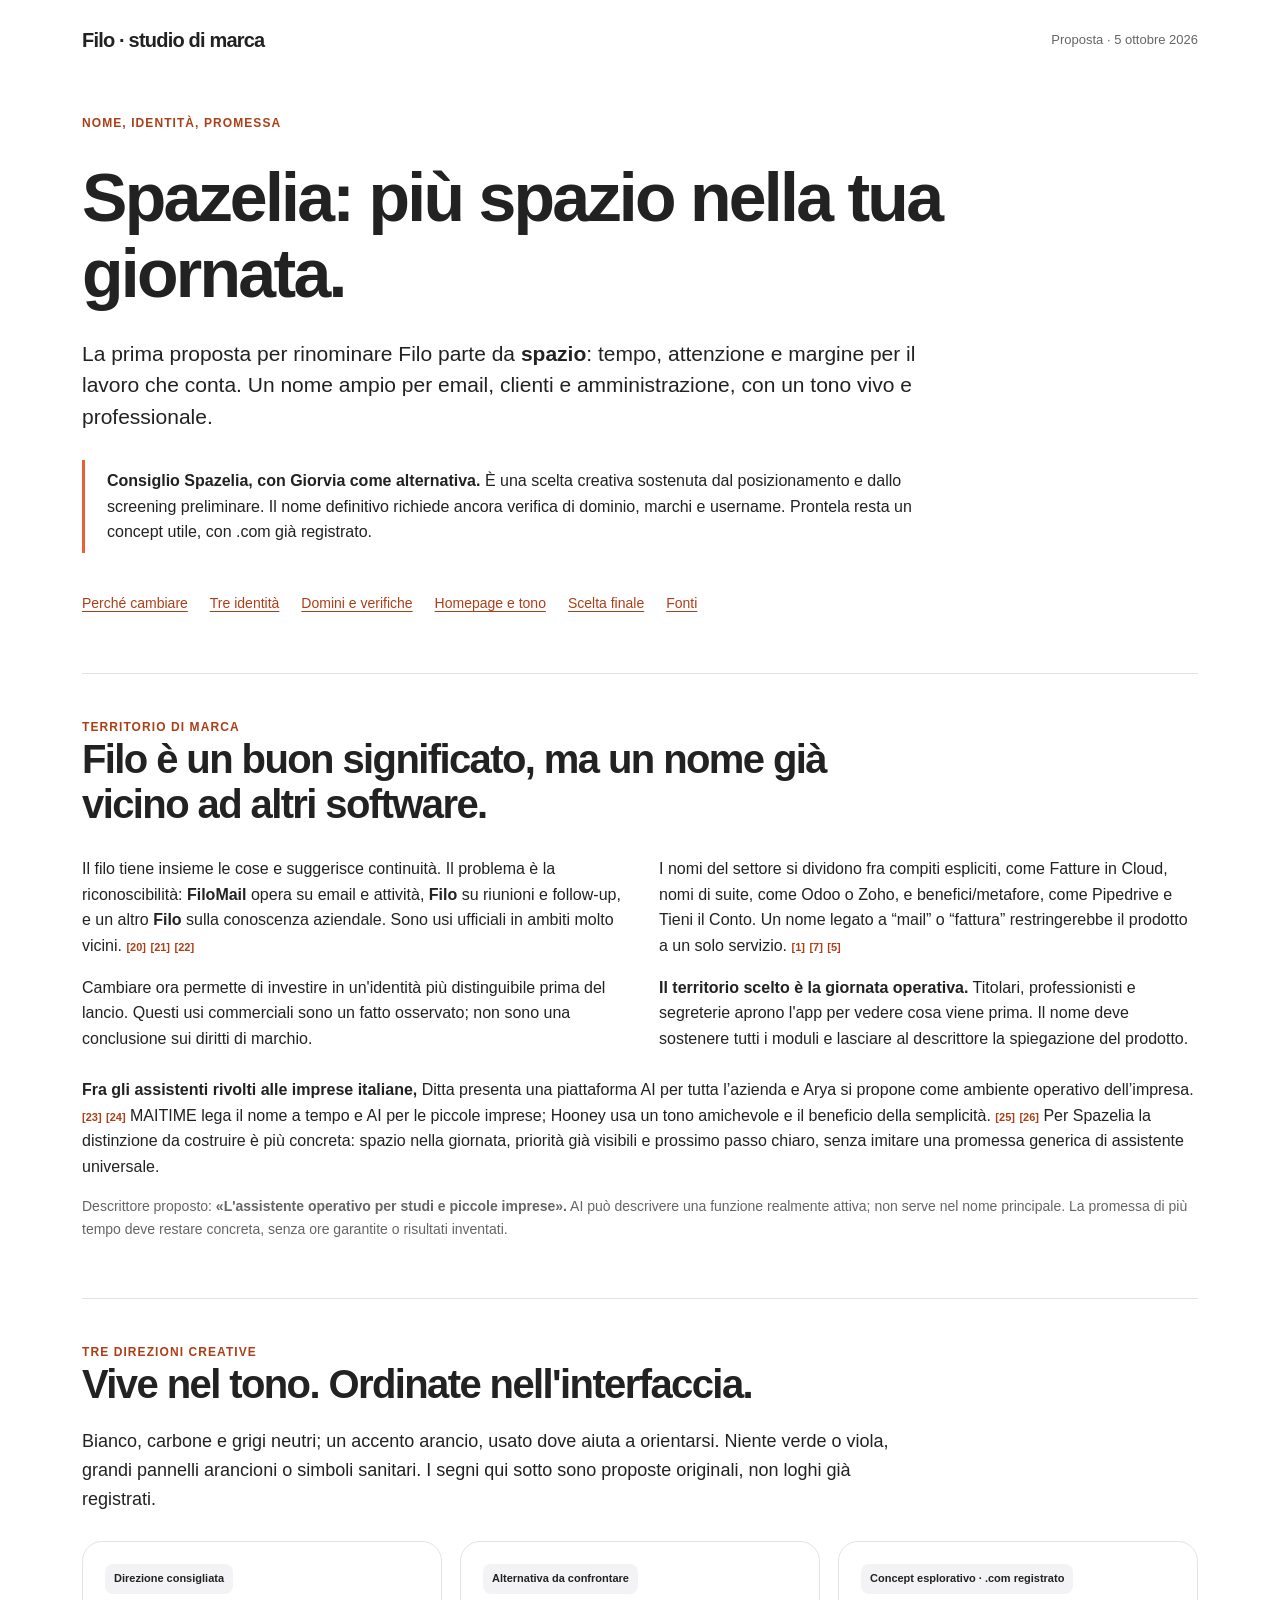
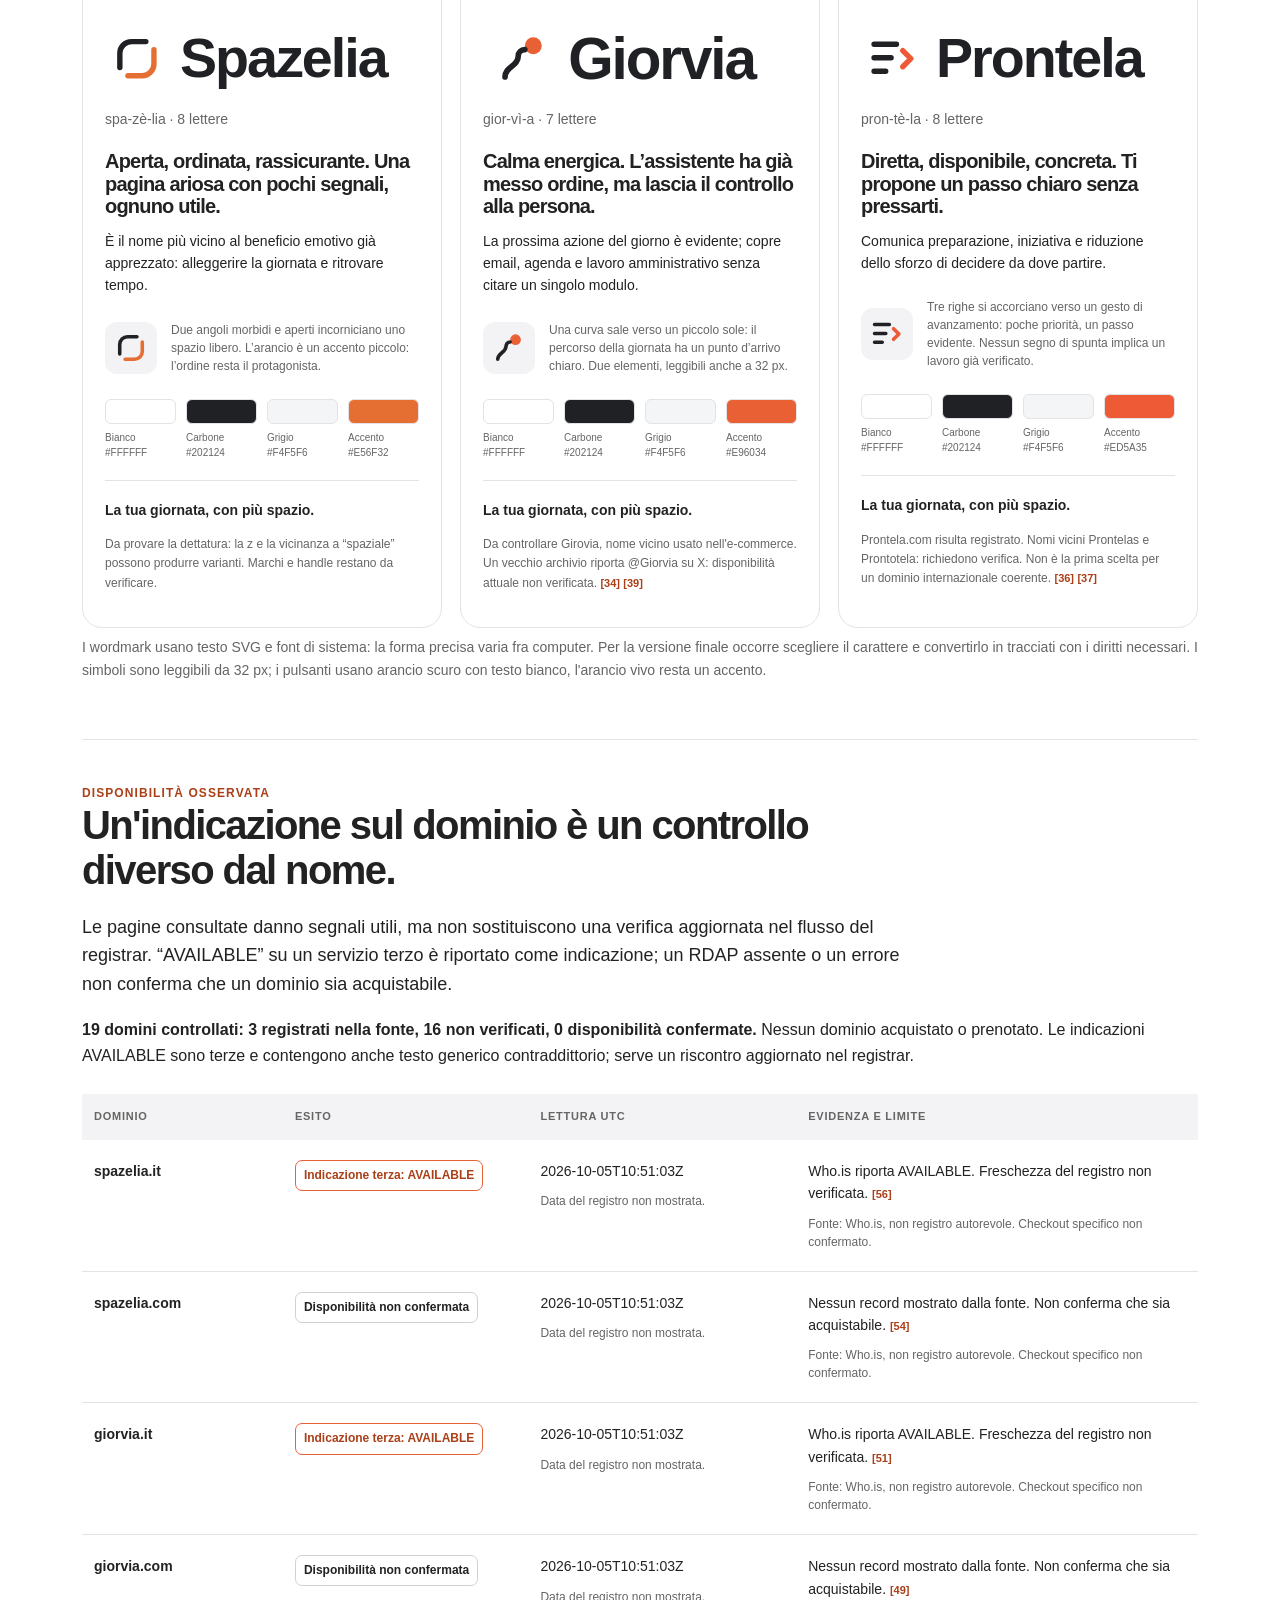
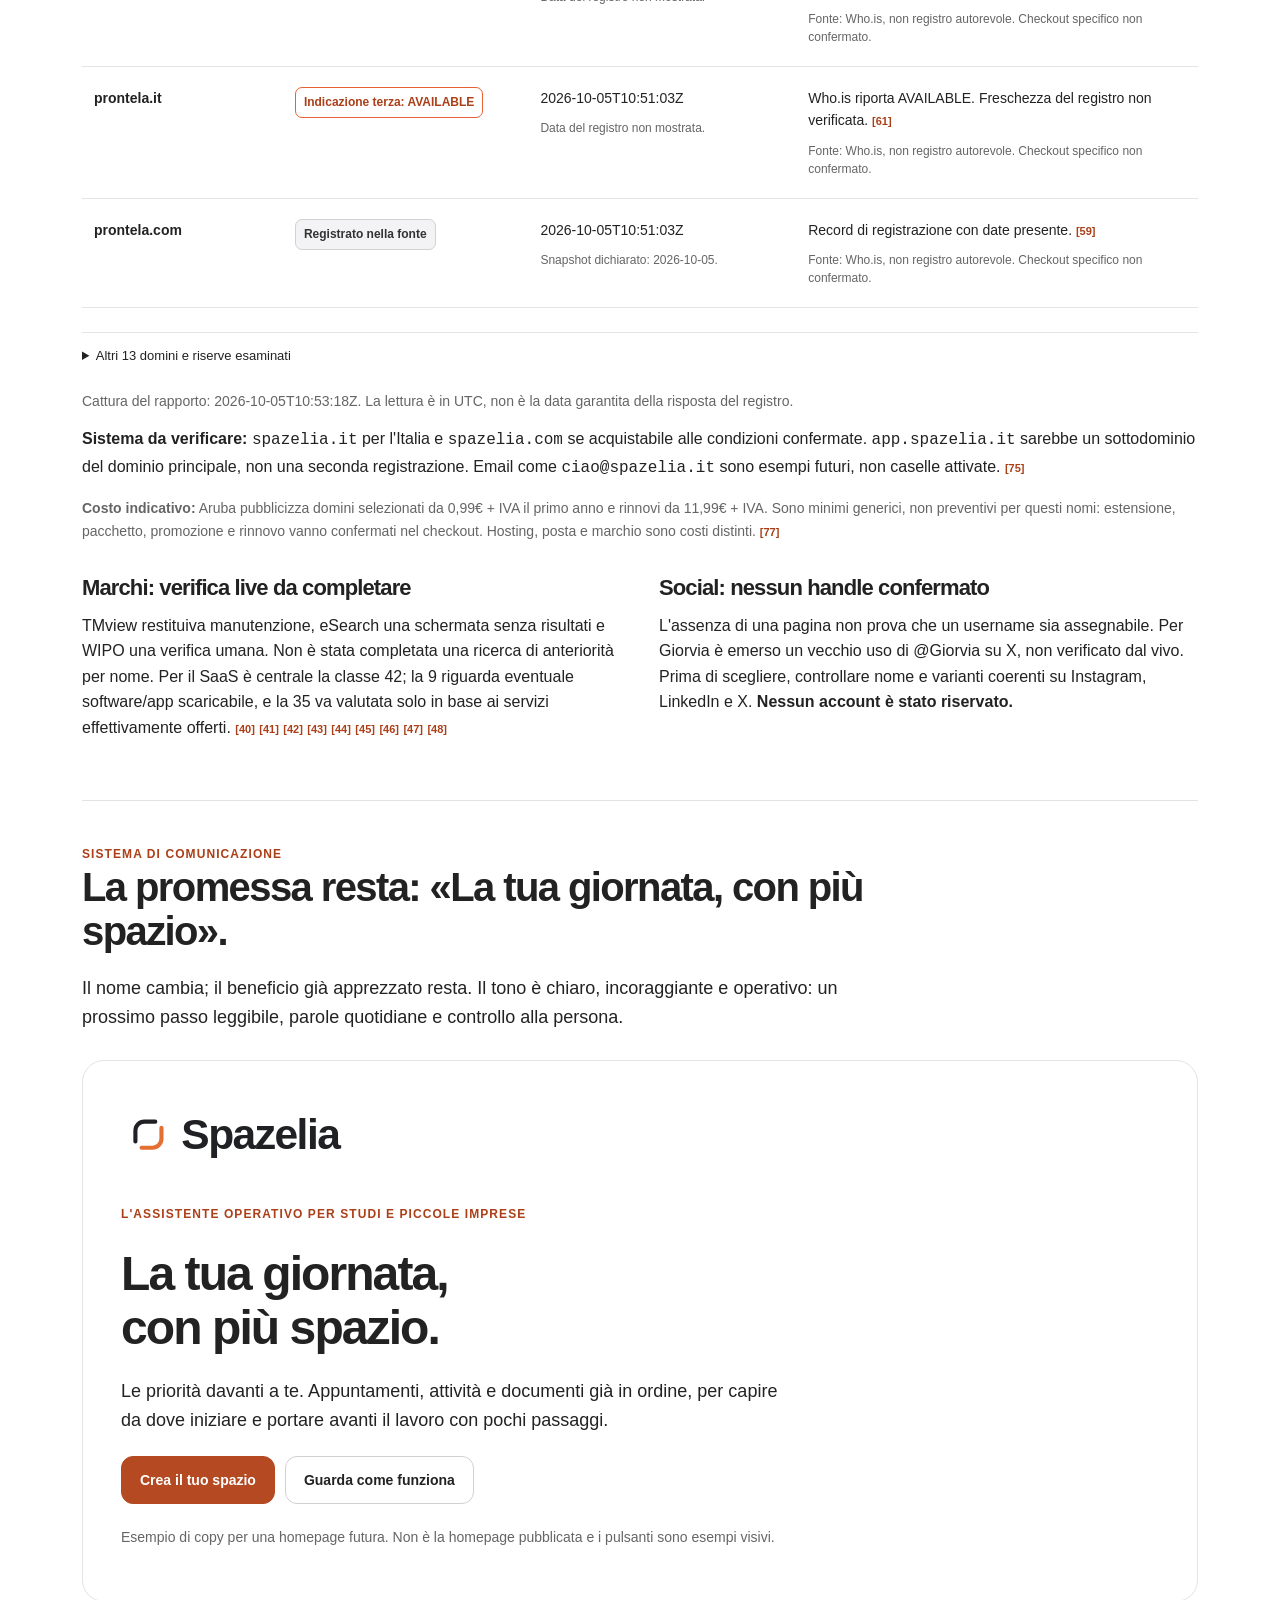
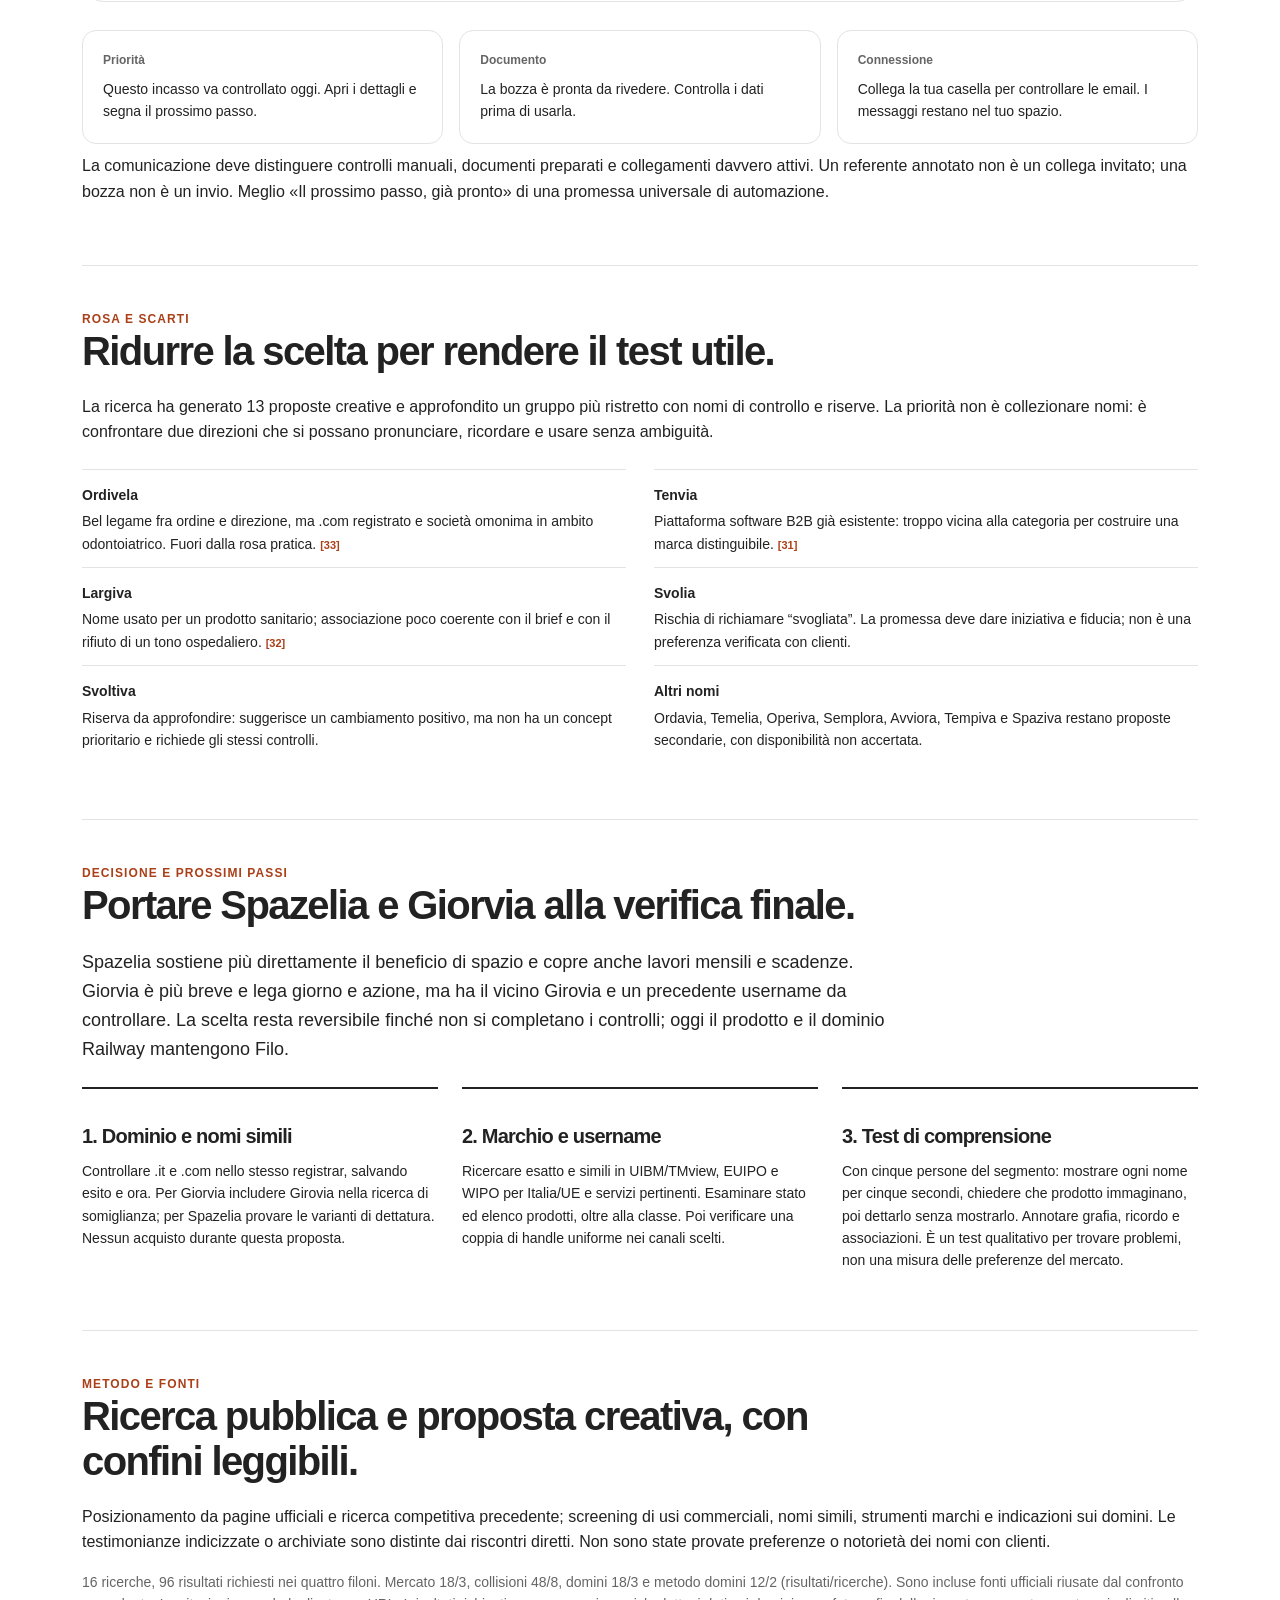
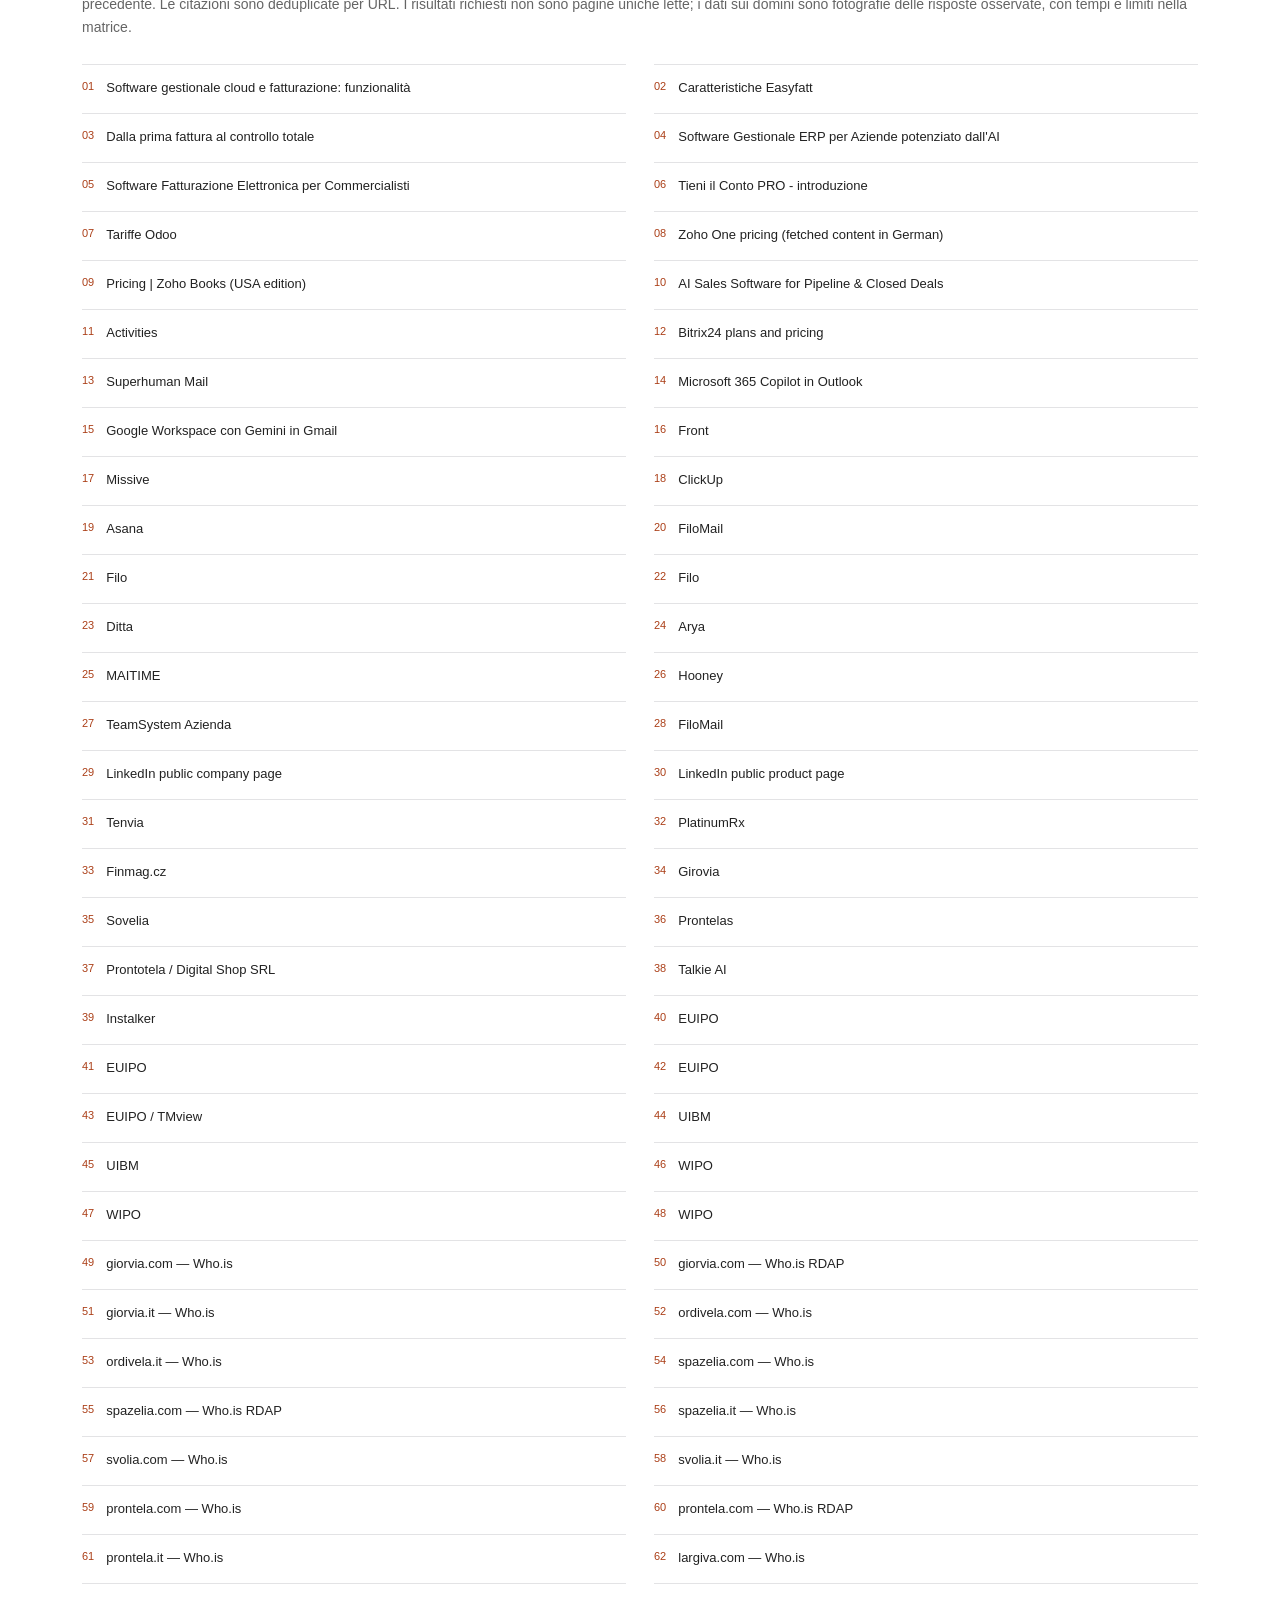
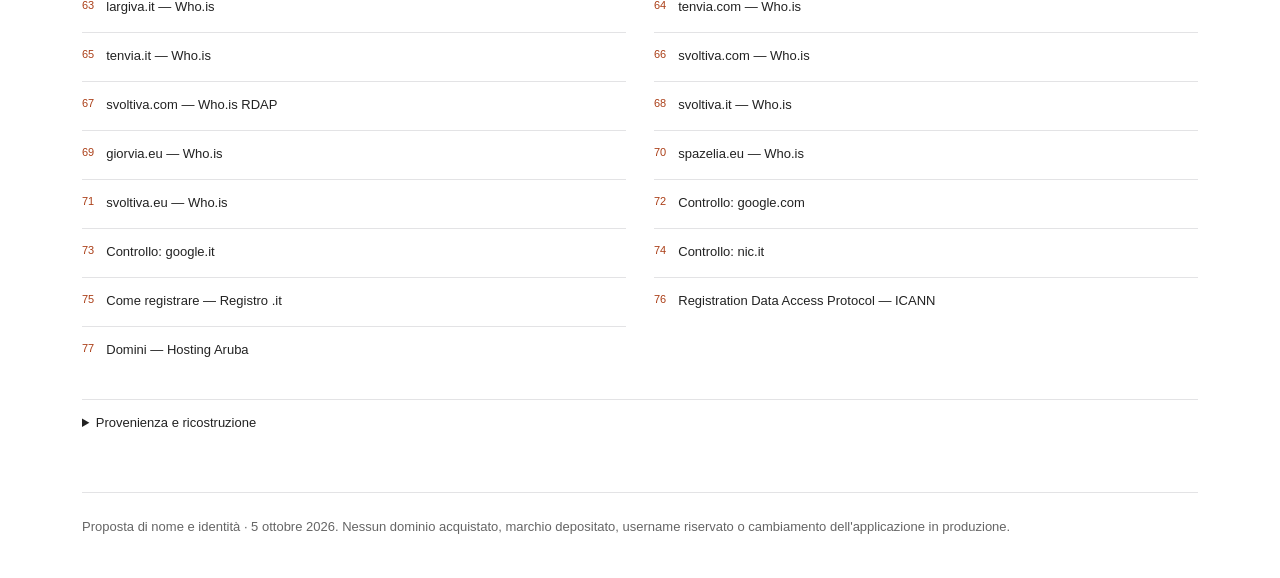
<file: docs/research/naming-branding-2026-10-05.html>
<!doctype html><html lang="it"><head><meta charset="utf-8"><meta name="viewport" content="width=device-width,initial-scale=1"><title>Spazelia — Nome e identità proposti</title><meta name="description" content="Proposta di naming e branding per Filo: Giorvia, Spazelia e Prontela, concept originali, domini osservati, collisioni e verifiche da completare."><style>
:root{--ink:#222;--muted:#656565;--line:#e3e3e5;--orange:#ab3f18;--accent:#e96034;--surface:#f3f3f5}*{box-sizing:border-box}html{scroll-behavior:smooth}body{margin:0;background:#fff;color:var(--ink);font:16px/1.6 -apple-system,BlinkMacSystemFont,"Segoe UI",Helvetica,Arial,sans-serif}a{color:var(--orange);text-underline-offset:3px;overflow-wrap:anywhere}a:focus-visible,summary:focus-visible,button:focus-visible{outline:3px solid var(--orange);outline-offset:4px}header,main{max-width:1180px;margin:auto;padding:0 32px}header{padding-top:24px;display:flex;justify-content:space-between;gap:20px;align-items:center;font-size:13px;color:var(--muted)}header strong{font-size:20px;color:var(--ink);letter-spacing:-.04em}h1,h2,h3{letter-spacing:-.04em;line-height:1.12;font-weight:650}h1{font-size:clamp(38px,5.4vw,68px);max-width:880px;margin:26px 0}h2{font-size:clamp(27px,3.5vw,40px);max-width:800px;margin:0 0 20px}h3{font-size:22px;margin:20px 0 12px}p{margin:.6em 0 1em}.hero{padding:58px 0 48px}.eyebrow{font-size:12px;font-weight:650;letter-spacing:.09em;text-transform:uppercase;color:var(--orange)}.lede{font-size:21px;line-height:1.5;max-width:850px}.recommendation{border-left:3px solid var(--accent);padding:8px 0 8px 22px;margin:28px 0;max-width:850px}.recommendation p{margin:0}.nav{display:flex;gap:22px;flex-wrap:wrap;margin-top:24px}.nav a{display:flex;align-items:center;min-height:44px;font-size:14px}.section{border-top:1px solid var(--line);padding:44px 0}.section-intro{font-size:18px;max-width:820px}.columns{display:grid;grid-template-columns:1fr 1fr;gap:38px}.columns>div{min-width:0}.quiet{color:var(--muted);font-size:14px}.concepts{display:grid;grid-template-columns:repeat(3,1fr);gap:18px;margin-top:28px}.concept{border:1px solid var(--line);border-radius:20px;padding:22px;background:white;min-width:0}.tag{display:inline-block;font-size:11px;font-weight:650;background:var(--surface);padding:6px 9px;border-radius:8px;margin-bottom:16px}.wordmark{height:98px;display:flex;align-items:center;max-width:100%;margin:0 -4px}.wordmark svg{width:100%;height:auto;max-height:98px}.pronunciation{font-size:13px;color:var(--muted);margin-top:0}.concept h3{font-size:20px}.concept>p{font-size:14px}.logo-detail{display:flex;align-items:center;gap:14px;margin:24px 0}.logo-detail span{flex:none;width:52px;height:52px;background:var(--surface);border-radius:12px;padding:7px}.logo-detail svg{width:100%;height:100%}.logo-detail p{font-size:12px;line-height:1.5;color:var(--muted);margin:0}.swatches{display:flex;gap:10px;margin:20px 0}.swatch{display:flex;flex:1;flex-direction:column;gap:6px;min-width:0}.swatch i{height:25px;border:1px solid #e3e3e5;border-radius:6px}.swatch small{font-size:10px;line-height:1.5;color:var(--muted)}.payoff{font-weight:650;color:var(--ink);border-top:1px solid var(--line);padding-top:18px}.caution{font-size:12px!important;color:var(--muted)}.ref{font-size:11px;font-weight:700;text-decoration:none;white-space:nowrap}.domain-wrap{margin-top:26px}table{border-collapse:collapse;width:100%;table-layout:fixed;font-size:14px}th{text-align:left;padding:14px 12px;background:var(--surface);font-size:11px;letter-spacing:.07em;text-transform:uppercase;color:var(--muted)}td{vertical-align:top;padding:20px 12px;border-bottom:1px solid var(--line);overflow-wrap:anywhere}th:first-child{width:18%}th:nth-child(2){width:22%}th:nth-child(3){width:24%}th:last-child{width:36%}.domain{font-weight:650;display:block}.domain-status{display:inline-block;font-size:12px;font-weight:600;border:1px solid #d1d1d1;border-radius:7px;padding:5px 8px}.domain-status.registered{color:#333;background:var(--surface)}.domain-status.indicated{border-color:var(--accent);color:var(--orange)}td small{display:block;font-size:12px;line-height:1.5;color:var(--muted);margin-top:10px}.example{border:1px solid var(--line);border-radius:22px;background:#fff;padding:38px;margin:28px 0}.example .example-brand{width:240px;max-width:100%;margin-bottom:22px}.example-brand svg{width:100%;height:auto}.example h3{font-size:clamp(30px,4vw,48px);max-width:700px;margin:22px 0}.example .copy{max-width:680px;font-size:18px}.cta{display:inline-flex;align-items:center;justify-content:center;min-height:48px;border-radius:12px;font-family:inherit;font-size:14px;font-weight:600;line-height:1.3;padding:12px 18px;background:#b44922;color:white;border:1px solid #b44922;gap:12px}.cta.secondary{background:white;color:var(--ink);border-color:#d1d1d1;margin-left:10px}.sample-actions{display:flex;gap:10px;flex-wrap:wrap;margin:22px 0}.sample-actions .cta.secondary{margin-left:0}.tone-examples{display:grid;grid-template-columns:repeat(3,1fr);gap:16px;margin-top:26px}.tone-examples p{padding:20px;border:1px solid var(--line);border-radius:14px;font-size:14px;margin:0}.tone-examples strong{display:block;font-size:12px;color:var(--muted);margin-bottom:8px}.shortlist{display:grid;grid-template-columns:repeat(2,1fr);gap:12px 28px;margin:24px 0}.shortlist p{border-top:1px solid var(--line);padding-top:14px;font-size:14px;margin:0}.shortlist strong{display:block;margin-bottom:4px}ul,ol{padding-left:22px}li{margin:.6em 0}.next{display:grid;grid-template-columns:repeat(3,1fr);gap:24px;margin-top:24px}.next h3{font-size:20px}.next>div{border-top:2px solid var(--ink);padding-top:16px}.next p{font-size:14px}.sources{display:grid;grid-template-columns:repeat(2,1fr);gap:0 28px;margin-top:26px}.source{border-top:1px solid var(--line);scroll-margin-top:16px}summary{cursor:pointer;min-height:48px;padding:14px 0;font-size:13px;line-height:1.4}.source summary{display:flex;gap:12px}.source summary span{color:var(--orange);font-size:11px;flex:none}.source>div{font-size:12px;padding:0 0 18px 28px}.source blockquote{border-left:2px solid var(--line);padding-left:12px;margin:14px 0;color:var(--muted)}.metadata{border-top:1px solid var(--line);margin-top:24px}.metadata pre{white-space:pre-wrap;overflow-wrap:anywhere;font:11px/1.6 ui-monospace,monospace;background:var(--surface);padding:18px;border-radius:12px}.muted{color:var(--muted)}footer{border-top:1px solid var(--line);padding:24px 0 44px;font-size:13px;color:var(--muted)}.skip{position:absolute;top:-80px;left:20px;background:white;padding:12px}.skip:focus{top:12px}
@media(max-width:900px){.concepts{grid-template-columns:1fr}.concept{display:grid;grid-template-columns:1fr 1fr;gap:0 28px}.concept .tag,.concept .wordmark,.concept .pronunciation{grid-column:1/-1}.concept .wordmark{max-width:360px}.concept .caution{grid-column:1/-1}.concept .logo-detail{grid-column:2;grid-row:4/6}.concept .swatches{grid-column:1/-1}.tone-examples{grid-template-columns:1fr}.next{gap:16px}}
@media(max-width:640px){main,header{padding-left:20px;padding-right:20px}header{font-size:12px}.hero{padding:36px 0}.lede{font-size:19px}.section{padding:34px 0}.columns,.shortlist,.sources,.next{grid-template-columns:1fr}.concept{display:block;padding:22px}.concept .wordmark{height:92px}.concepts{gap:16px}.concept .logo-detail{margin:22px 0}.example{padding:24px}.example .copy{font-size:16px}.domain-wrap table,.domain-wrap tbody,.domain-wrap tr,.domain-wrap td{display:block;width:100%}.domain-wrap thead{display:none}.domain-wrap tr{border:1px solid var(--line);border-radius:14px;margin-bottom:16px;padding:18px}.domain-wrap td{border:0;padding:0;margin-bottom:18px}.domain-wrap td:last-child{margin-bottom:0}.domain-wrap td::before{content:attr(data-label);display:block;text-transform:uppercase;font-size:10px;letter-spacing:.06em;color:var(--muted);margin-bottom:8px}.example .sample-actions{flex-direction:column;align-items:stretch}.example .cta{width:100%;text-align:center}.nav{gap:0 20px}.next{gap:20px}.cta.secondary{margin-left:0}}
@media(prefers-reduced-motion:reduce){html{scroll-behavior:auto}}@media print{.nav,.skip{display:none}body{font-size:11pt}.concepts{grid-template-columns:1fr}.concept{break-inside:avoid}.section{padding:20px 0}.source{break-inside:avoid}.sources{grid-template-columns:1fr}}
</style></head><body>
<a class="skip" href="#main">Vai al contenuto</a><header><strong>Filo · studio di marca</strong><span>Proposta · 5 ottobre 2026</span></header><main id="main">
<section class="hero"><div class="eyebrow">Nome, identità, promessa</div><h1>Spazelia: più spazio nella tua giornata.</h1><p class="lede">La prima proposta per rinominare Filo parte da <strong>spazio</strong>: tempo, attenzione e margine per il lavoro che conta. Un nome ampio per email, clienti e amministrazione, con un tono vivo e professionale.</p><div class="recommendation"><p><strong>Consiglio Spazelia, con Giorvia come alternativa.</strong> È una scelta creativa sostenuta dal posizionamento e dallo screening preliminare. Il nome definitivo richiede ancora verifica di dominio, marchi e username. Prontela resta un concept utile, con .com già registrato.</p></div><nav class="nav" aria-label="Indice"><a href="#change">Perché cambiare</a><a href="#concepts">Tre identità</a><a href="#domains">Domini e verifiche</a><a href="#voice">Homepage e tono</a><a href="#next">Scelta finale</a><a href="#sources">Fonti</a></nav></section>

<section class="section" id="change"><div class="eyebrow">Territorio di marca</div><h2>Filo è un buon significato, ma un nome già vicino ad altri software.</h2><div class="columns"><div><p>Il filo tiene insieme le cose e suggerisce continuità. Il problema è la riconoscibilità: <strong>FiloMail</strong> opera su email e attività, <strong>Filo</strong> su riunioni e follow-up, e un altro <strong>Filo</strong> sulla conoscenza aziendale. Sono usi ufficiali in ambiti molto vicini. <a class="ref" href="#source-20" aria-label="Fonte 20">[20]</a> <a class="ref" href="#source-21" aria-label="Fonte 21">[21]</a> <a class="ref" href="#source-22" aria-label="Fonte 22">[22]</a></p><p>Cambiare ora permette di investire in un'identità più distinguibile prima del lancio. Questi usi commerciali sono un fatto osservato; non sono una conclusione sui diritti di marchio.</p></div><div><p>I nomi del settore si dividono fra compiti espliciti, come Fatture in Cloud, nomi di suite, come Odoo o Zoho, e benefici/metafore, come Pipedrive e Tieni il Conto. Un nome legato a “mail” o “fattura” restringerebbe il prodotto a un solo servizio. <a class="ref" href="#source-1" aria-label="Fonte 1">[1]</a> <a class="ref" href="#source-7" aria-label="Fonte 7">[7]</a> <a class="ref" href="#source-5" aria-label="Fonte 5">[5]</a></p><p><strong>Il territorio scelto è la giornata operativa.</strong> Titolari, professionisti e segreterie aprono l'app per vedere cosa viene prima. Il nome deve sostenere tutti i moduli e lasciare al descrittore la spiegazione del prodotto.</p></div></div><p><strong>Fra gli assistenti rivolti alle imprese italiane,</strong> Ditta presenta una piattaforma AI per tutta l’azienda e Arya si propone come ambiente operativo dell’impresa. <a class="ref" href="#source-23" aria-label="Fonte 23">[23]</a> <a class="ref" href="#source-24" aria-label="Fonte 24">[24]</a> MAITIME lega il nome a tempo e AI per le piccole imprese; Hooney usa un tono amichevole e il beneficio della semplicità. <a class="ref" href="#source-25" aria-label="Fonte 25">[25]</a> <a class="ref" href="#source-26" aria-label="Fonte 26">[26]</a> Per Spazelia la distinzione da costruire è più concreta: spazio nella giornata, priorità già visibili e prossimo passo chiaro, senza imitare una promessa generica di assistente universale.</p><p class="quiet">Descrittore proposto: <strong>«L'assistente operativo per studi e piccole imprese».</strong> AI può descrivere una funzione realmente attiva; non serve nel nome principale. La promessa di più tempo deve restare concreta, senza ore garantite o risultati inventati.</p></section>

<section class="section" id="concepts"><div class="eyebrow">Tre direzioni creative</div><h2>Vive nel tono. Ordinate nell'interfaccia.</h2><p class="section-intro">Bianco, carbone e grigi neutri; un accento arancio, usato dove aiuta a orientarsi. Niente verde o viola, grandi pannelli arancioni o simboli sanitari. I segni qui sotto sono proposte originali, non loghi già registrati.</p><div class="concepts"><article class="concept" id="spazelia"><span class="tag">Direzione consigliata</span><div class="wordmark"><svg xmlns="http://www.w3.org/2000/svg" viewBox="0 0 350 104" role="img" aria-labelledby="spazelia-card-spazelia-wordmark-title spazelia-card-spazelia-wordmark-desc">
<title id="spazelia-card-spazelia-wordmark-title">Spazelia</title>
<desc id="spazelia-card-spazelia-wordmark-desc">Proposta di marchio: simbolo originale e nome Spazelia in carattere di sistema.</desc>
<g transform="translate(8 20)"><path d="M42 13H26C18.82 13 13 18.82 13 26V42" fill="none" stroke="#202124" stroke-width="6" stroke-linecap="round" /><path d="M22 51H38C45.18 51 51 45.18 51 38V22" fill="none" stroke="#E56F32" stroke-width="6" stroke-linecap="round" /></g>
<text x="88" y="73" font-family="-apple-system, BlinkMacSystemFont, Segoe UI, Helvetica, Arial, sans-serif" font-size="62" font-weight="600" letter-spacing="-2.2" fill="#202124">Spazelia</text>
</svg></div><p class="pronunciation">spa-zè-lia · 8 lettere</p><h3>Aperta, ordinata, rassicurante. Una pagina ariosa con pochi segnali, ognuno utile.</h3><p>È il nome più vicino al beneficio emotivo già apprezzato: alleggerire la giornata e ritrovare tempo.</p><div class="logo-detail"><span><svg xmlns="http://www.w3.org/2000/svg" viewBox="0 0 64 64" role="img" aria-labelledby="spazelia-icon-spazelia-icon-title spazelia-icon-spazelia-icon-desc">
<title id="spazelia-icon-spazelia-icon-title">Simbolo Spazelia</title>
<desc id="spazelia-icon-spazelia-icon-desc">Due angoli morbidi e aperti incorniciano uno spazio libero. L’arancio è un accento piccolo: l’ordine resta il protagonista.</desc>
<path d="M42 13H26C18.82 13 13 18.82 13 26V42" fill="none" stroke="#202124" stroke-width="6" stroke-linecap="round" /><path d="M22 51H38C45.18 51 51 45.18 51 38V22" fill="none" stroke="#E56F32" stroke-width="6" stroke-linecap="round" />
</svg></span><p>Due angoli morbidi e aperti incorniciano uno spazio libero. L’arancio è un accento piccolo: l’ordine resta il protagonista.</p></div><div class="swatches"><span class="swatch"><i style="background:#FFFFFF"></i><small>Bianco<br>#FFFFFF</small></span><span class="swatch"><i style="background:#202124"></i><small>Carbone<br>#202124</small></span><span class="swatch"><i style="background:#F4F5F6"></i><small>Grigio<br>#F4F5F6</small></span><span class="swatch"><i style="background:#E56F32"></i><small>Accento<br>#E56F32</small></span></div><p class="payoff">La tua giornata, con più spazio.</p><p class="caution">Da provare la dettatura: la z e la vicinanza a “spaziale” possono produrre varianti. Marchi e handle restano da verificare. </p></article>
<article class="concept" id="giorvia"><span class="tag">Alternativa da confrontare</span><div class="wordmark"><svg xmlns="http://www.w3.org/2000/svg" viewBox="0 0 320 104" role="img" aria-labelledby="giorvia-card-giorvia-wordmark-title giorvia-card-giorvia-wordmark-desc">
<title id="giorvia-card-giorvia-wordmark-title">Giorvia</title>
<desc id="giorvia-card-giorvia-wordmark-desc">Proposta di marchio: simbolo originale e nome Giorvia in carattere di sistema.</desc>
<g transform="translate(8 20)"><circle cx="43" cy="18" r="9" fill="#E96034" /><path d="M13 51C13 40 27 40 27 29C27 25 30 22 34 22" fill="none" stroke="#202124" stroke-width="6" stroke-linecap="round" /></g>
<text x="88" y="73" font-family="-apple-system, BlinkMacSystemFont, Segoe UI, Helvetica, Arial, sans-serif" font-size="62" font-weight="600" letter-spacing="-2.2" fill="#202124">Giorvia</text>
</svg></div><p class="pronunciation">gior-vì-a · 7 lettere</p><h3>Calma energica. L’assistente ha già messo ordine, ma lascia il controllo alla persona.</h3><p>La prossima azione del giorno è evidente; copre email, agenda e lavoro amministrativo senza citare un singolo modulo.</p><div class="logo-detail"><span><svg xmlns="http://www.w3.org/2000/svg" viewBox="0 0 64 64" role="img" aria-labelledby="giorvia-icon-giorvia-icon-title giorvia-icon-giorvia-icon-desc">
<title id="giorvia-icon-giorvia-icon-title">Simbolo Giorvia</title>
<desc id="giorvia-icon-giorvia-icon-desc">Una curva sale verso un piccolo sole: il percorso della giornata ha un punto d’arrivo chiaro. Due elementi, leggibili anche a 32 px.</desc>
<circle cx="43" cy="18" r="9" fill="#E96034" /><path d="M13 51C13 40 27 40 27 29C27 25 30 22 34 22" fill="none" stroke="#202124" stroke-width="6" stroke-linecap="round" />
</svg></span><p>Una curva sale verso un piccolo sole: il percorso della giornata ha un punto d’arrivo chiaro. Due elementi, leggibili anche a 32 px.</p></div><div class="swatches"><span class="swatch"><i style="background:#FFFFFF"></i><small>Bianco<br>#FFFFFF</small></span><span class="swatch"><i style="background:#202124"></i><small>Carbone<br>#202124</small></span><span class="swatch"><i style="background:#F4F5F6"></i><small>Grigio<br>#F4F5F6</small></span><span class="swatch"><i style="background:#E96034"></i><small>Accento<br>#E96034</small></span></div><p class="payoff">La tua giornata, con più spazio.</p><p class="caution">Da controllare Girovia, nome vicino usato nell&#x27;e-commerce. Un vecchio archivio riporta @Giorvia su X: disponibilità attuale non verificata. <a class="ref" href="#source-34" aria-label="Fonte 34">[34]</a> <a class="ref" href="#source-39" aria-label="Fonte 39">[39]</a></p></article>
<article class="concept" id="prontela"><span class="tag">Concept esplorativo · .com registrato</span><div class="wordmark"><svg xmlns="http://www.w3.org/2000/svg" viewBox="0 0 350 104" role="img" aria-labelledby="prontela-card-prontela-wordmark-title prontela-card-prontela-wordmark-desc">
<title id="prontela-card-prontela-wordmark-title">Prontela</title>
<desc id="prontela-card-prontela-wordmark-desc">Proposta di marchio: simbolo originale e nome Prontela in carattere di sistema.</desc>
<g transform="translate(8 20)"><path d="M11 16H36M11 31H30M11 46H24" fill="none" stroke="#202124" stroke-width="6" stroke-linecap="round" /><path d="M43 23L52 32L43 41" fill="none" stroke="#ED5A35" stroke-width="6" stroke-linecap="round" stroke-linejoin="round" /></g>
<text x="88" y="73" font-family="-apple-system, BlinkMacSystemFont, Segoe UI, Helvetica, Arial, sans-serif" font-size="62" font-weight="600" letter-spacing="-2.2" fill="#202124">Prontela</text>
</svg></div><p class="pronunciation">pron-tè-la · 8 lettere</p><h3>Diretta, disponibile, concreta. Ti propone un passo chiaro senza pressarti.</h3><p>Comunica preparazione, iniziativa e riduzione dello sforzo di decidere da dove partire.</p><div class="logo-detail"><span><svg xmlns="http://www.w3.org/2000/svg" viewBox="0 0 64 64" role="img" aria-labelledby="prontela-icon-prontela-icon-title prontela-icon-prontela-icon-desc">
<title id="prontela-icon-prontela-icon-title">Simbolo Prontela</title>
<desc id="prontela-icon-prontela-icon-desc">Tre righe si accorciano verso un gesto di avanzamento: poche priorità, un passo evidente. Nessun segno di spunta implica un lavoro già verificato.</desc>
<path d="M11 16H36M11 31H30M11 46H24" fill="none" stroke="#202124" stroke-width="6" stroke-linecap="round" /><path d="M43 23L52 32L43 41" fill="none" stroke="#ED5A35" stroke-width="6" stroke-linecap="round" stroke-linejoin="round" />
</svg></span><p>Tre righe si accorciano verso un gesto di avanzamento: poche priorità, un passo evidente. Nessun segno di spunta implica un lavoro già verificato.</p></div><div class="swatches"><span class="swatch"><i style="background:#FFFFFF"></i><small>Bianco<br>#FFFFFF</small></span><span class="swatch"><i style="background:#202124"></i><small>Carbone<br>#202124</small></span><span class="swatch"><i style="background:#F4F5F6"></i><small>Grigio<br>#F4F5F6</small></span><span class="swatch"><i style="background:#ED5A35"></i><small>Accento<br>#ED5A35</small></span></div><p class="payoff">La tua giornata, con più spazio.</p><p class="caution">Prontela.com risulta registrato. Nomi vicini Prontelas e Prontotela: richiedono verifica. Non è la prima scelta per un dominio internazionale coerente. <a class="ref" href="#source-36" aria-label="Fonte 36">[36]</a> <a class="ref" href="#source-37" aria-label="Fonte 37">[37]</a></p></article></div><p class="quiet">I wordmark usano testo SVG e font di sistema: la forma precisa varia fra computer. Per la versione finale occorre scegliere il carattere e convertirlo in tracciati con i diritti necessari. I simboli sono leggibili da 32 px; i pulsanti usano arancio scuro con testo bianco, l'arancio vivo resta un accento.</p></section>

<section class="section" id="domains"><div class="eyebrow">Disponibilità osservata</div><h2>Un'indicazione sul dominio è un controllo diverso dal nome.</h2><p class="section-intro">Le pagine consultate danno segnali utili, ma non sostituiscono una verifica aggiornata nel flusso del registrar. “AVAILABLE” su un servizio terzo è riportato come indicazione; un RDAP assente o un errore non conferma che un dominio sia acquistabile.</p><p><strong>19 domini controllati: 3 registrati nella fonte, 16 non verificati, 0 disponibilità confermate.</strong> Nessun dominio acquistato o prenotato. Le indicazioni AVAILABLE sono terze e contengono anche testo generico contraddittorio; serve un riscontro aggiornato nel registrar.</p><div class="domain-wrap"><table><thead><tr><th scope="col">Dominio</th><th scope="col">Esito</th><th scope="col">Lettura UTC</th><th scope="col">Evidenza e limite</th></tr></thead><tbody><tr><td data-label="Dominio"><span class="domain">spazelia.it</span></td><td data-label="Esito"><span class="domain-status indicated">Indicazione terza: AVAILABLE</span></td><td data-label="Lettura"><span>2026-10-05T10:51:03Z</span><small>Data del registro non mostrata.</small></td><td data-label="Evidenza e limite">Who.is riporta AVAILABLE. Freschezza del registro non verificata. <a class="ref" href="#source-56" aria-label="Fonte 56">[56]</a><small>Fonte: Who.is, non registro autorevole. Checkout specifico non confermato.</small></td></tr><tr><td data-label="Dominio"><span class="domain">spazelia.com</span></td><td data-label="Esito"><span class="domain-status unverified">Disponibilità non confermata</span></td><td data-label="Lettura"><span>2026-10-05T10:51:03Z</span><small>Data del registro non mostrata.</small></td><td data-label="Evidenza e limite">Nessun record mostrato dalla fonte. Non conferma che sia acquistabile. <a class="ref" href="#source-54" aria-label="Fonte 54">[54]</a><small>Fonte: Who.is, non registro autorevole. Checkout specifico non confermato.</small></td></tr><tr><td data-label="Dominio"><span class="domain">giorvia.it</span></td><td data-label="Esito"><span class="domain-status indicated">Indicazione terza: AVAILABLE</span></td><td data-label="Lettura"><span>2026-10-05T10:51:03Z</span><small>Data del registro non mostrata.</small></td><td data-label="Evidenza e limite">Who.is riporta AVAILABLE. Freschezza del registro non verificata. <a class="ref" href="#source-51" aria-label="Fonte 51">[51]</a><small>Fonte: Who.is, non registro autorevole. Checkout specifico non confermato.</small></td></tr><tr><td data-label="Dominio"><span class="domain">giorvia.com</span></td><td data-label="Esito"><span class="domain-status unverified">Disponibilità non confermata</span></td><td data-label="Lettura"><span>2026-10-05T10:51:03Z</span><small>Data del registro non mostrata.</small></td><td data-label="Evidenza e limite">Nessun record mostrato dalla fonte. Non conferma che sia acquistabile. <a class="ref" href="#source-49" aria-label="Fonte 49">[49]</a><small>Fonte: Who.is, non registro autorevole. Checkout specifico non confermato.</small></td></tr><tr><td data-label="Dominio"><span class="domain">prontela.it</span></td><td data-label="Esito"><span class="domain-status indicated">Indicazione terza: AVAILABLE</span></td><td data-label="Lettura"><span>2026-10-05T10:51:03Z</span><small>Data del registro non mostrata.</small></td><td data-label="Evidenza e limite">Who.is riporta AVAILABLE. Freschezza del registro non verificata. <a class="ref" href="#source-61" aria-label="Fonte 61">[61]</a><small>Fonte: Who.is, non registro autorevole. Checkout specifico non confermato.</small></td></tr><tr><td data-label="Dominio"><span class="domain">prontela.com</span></td><td data-label="Esito"><span class="domain-status registered">Registrato nella fonte</span></td><td data-label="Lettura"><span>2026-10-05T10:51:03Z</span><small>Snapshot dichiarato: 2026-10-05.</small></td><td data-label="Evidenza e limite">Record di registrazione con date presente. <a class="ref" href="#source-59" aria-label="Fonte 59">[59]</a><small>Fonte: Who.is, non registro autorevole. Checkout specifico non confermato.</small></td></tr></tbody></table><details class="metadata"><summary>Altri 13 domini e riserve esaminati</summary><table><thead><tr><th scope="col">Dominio</th><th scope="col">Esito</th><th scope="col">Lettura UTC</th><th scope="col">Evidenza e limite</th></tr></thead><tbody><tr><td data-label="Dominio"><span class="domain">ordivela.com</span></td><td data-label="Esito"><span class="domain-status registered">Registrato nella fonte</span></td><td data-label="Lettura"><span>2026-10-05T10:51:03Z</span><small>Snapshot dichiarato: 2026-09-14.</small></td><td data-label="Evidenza e limite">Record di registrazione con date presente. <a class="ref" href="#source-52" aria-label="Fonte 52">[52]</a><small>Fonte: Who.is, non registro autorevole. Checkout specifico non confermato.</small></td></tr><tr><td data-label="Dominio"><span class="domain">ordivela.it</span></td><td data-label="Esito"><span class="domain-status indicated">Indicazione terza: AVAILABLE</span></td><td data-label="Lettura"><span>2026-10-05T10:51:03Z</span><small>Data del registro non mostrata.</small></td><td data-label="Evidenza e limite">Who.is riporta AVAILABLE. Freschezza del registro non verificata. <a class="ref" href="#source-53" aria-label="Fonte 53">[53]</a><small>Fonte: Who.is, non registro autorevole. Checkout specifico non confermato.</small></td></tr><tr><td data-label="Dominio"><span class="domain">svolia.com</span></td><td data-label="Esito"><span class="domain-status unverified">Disponibilità non confermata</span></td><td data-label="Lettura"><span>2026-10-05T10:51:03Z</span><small>Data del registro non mostrata.</small></td><td data-label="Evidenza e limite">Nessun record mostrato dalla fonte. Non conferma che sia acquistabile. <a class="ref" href="#source-57" aria-label="Fonte 57">[57]</a><small>Fonte: Who.is, non registro autorevole. Checkout specifico non confermato.</small></td></tr><tr><td data-label="Dominio"><span class="domain">svolia.it</span></td><td data-label="Esito"><span class="domain-status indicated">Indicazione terza: AVAILABLE</span></td><td data-label="Lettura"><span>2026-10-05T10:51:03Z</span><small>Data del registro non mostrata.</small></td><td data-label="Evidenza e limite">Who.is riporta AVAILABLE. Freschezza del registro non verificata. <a class="ref" href="#source-58" aria-label="Fonte 58">[58]</a><small>Fonte: Who.is, non registro autorevole. Checkout specifico non confermato.</small></td></tr><tr><td data-label="Dominio"><span class="domain">largiva.com</span></td><td data-label="Esito"><span class="domain-status unverified">Disponibilità non confermata</span></td><td data-label="Lettura"><span>2026-10-05T10:51:03Z</span><small>Data del registro non mostrata.</small></td><td data-label="Evidenza e limite">Nessun record mostrato dalla fonte. Non conferma che sia acquistabile. <a class="ref" href="#source-62" aria-label="Fonte 62">[62]</a><small>Fonte: Who.is, non registro autorevole. Checkout specifico non confermato.</small></td></tr><tr><td data-label="Dominio"><span class="domain">largiva.it</span></td><td data-label="Esito"><span class="domain-status indicated">Indicazione terza: AVAILABLE</span></td><td data-label="Lettura"><span>2026-10-05T10:51:03Z</span><small>Data del registro non mostrata.</small></td><td data-label="Evidenza e limite">Who.is riporta AVAILABLE. Freschezza del registro non verificata. <a class="ref" href="#source-63" aria-label="Fonte 63">[63]</a><small>Fonte: Who.is, non registro autorevole. Checkout specifico non confermato.</small></td></tr><tr><td data-label="Dominio"><span class="domain">tenvia.com</span></td><td data-label="Esito"><span class="domain-status registered">Registrato nella fonte</span></td><td data-label="Lettura"><span>2026-10-05T10:51:03Z</span><small>Snapshot dichiarato: 2026-09-19.</small></td><td data-label="Evidenza e limite">Record di registrazione con date presente. <a class="ref" href="#source-64" aria-label="Fonte 64">[64]</a><small>Fonte: Who.is, non registro autorevole. Checkout specifico non confermato.</small></td></tr><tr><td data-label="Dominio"><span class="domain">tenvia.it</span></td><td data-label="Esito"><span class="domain-status indicated">Indicazione terza: AVAILABLE</span></td><td data-label="Lettura"><span>2026-10-05T10:51:03Z</span><small>Data del registro non mostrata.</small></td><td data-label="Evidenza e limite">Who.is riporta AVAILABLE. Freschezza del registro non verificata. <a class="ref" href="#source-65" aria-label="Fonte 65">[65]</a><small>Fonte: Who.is, non registro autorevole. Checkout specifico non confermato.</small></td></tr><tr><td data-label="Dominio"><span class="domain">svoltiva.com</span></td><td data-label="Esito"><span class="domain-status unverified">Disponibilità non confermata</span></td><td data-label="Lettura"><span>2026-10-05T10:51:03Z</span><small>Data del registro non mostrata.</small></td><td data-label="Evidenza e limite">Nessun record mostrato dalla fonte. Non conferma che sia acquistabile. <a class="ref" href="#source-66" aria-label="Fonte 66">[66]</a><small>Fonte: Who.is, non registro autorevole. Checkout specifico non confermato.</small></td></tr><tr><td data-label="Dominio"><span class="domain">svoltiva.it</span></td><td data-label="Esito"><span class="domain-status indicated">Indicazione terza: AVAILABLE</span></td><td data-label="Lettura"><span>2026-10-05T10:51:03Z</span><small>Data del registro non mostrata.</small></td><td data-label="Evidenza e limite">Who.is riporta AVAILABLE. Freschezza del registro non verificata. <a class="ref" href="#source-68" aria-label="Fonte 68">[68]</a><small>Fonte: Who.is, non registro autorevole. Checkout specifico non confermato.</small></td></tr><tr><td data-label="Dominio"><span class="domain">giorvia.eu</span></td><td data-label="Esito"><span class="domain-status indicated">Indicazione terza: AVAILABLE</span></td><td data-label="Lettura"><span>2026-10-05T10:51:03Z</span><small>Data del registro non mostrata.</small></td><td data-label="Evidenza e limite">Who.is riporta AVAILABLE. Freschezza del registro non verificata. <a class="ref" href="#source-69" aria-label="Fonte 69">[69]</a><small>Fonte: Who.is, non registro autorevole. Checkout specifico non confermato.</small></td></tr><tr><td data-label="Dominio"><span class="domain">spazelia.eu</span></td><td data-label="Esito"><span class="domain-status indicated">Indicazione terza: AVAILABLE</span></td><td data-label="Lettura"><span>2026-10-05T10:51:03Z</span><small>Data del registro non mostrata.</small></td><td data-label="Evidenza e limite">Who.is riporta AVAILABLE. Freschezza del registro non verificata. <a class="ref" href="#source-70" aria-label="Fonte 70">[70]</a><small>Fonte: Who.is, non registro autorevole. Checkout specifico non confermato.</small></td></tr><tr><td data-label="Dominio"><span class="domain">svoltiva.eu</span></td><td data-label="Esito"><span class="domain-status indicated">Indicazione terza: AVAILABLE</span></td><td data-label="Lettura"><span>2026-10-05T10:51:03Z</span><small>Data del registro non mostrata.</small></td><td data-label="Evidenza e limite">Who.is riporta AVAILABLE. Freschezza del registro non verificata. <a class="ref" href="#source-71" aria-label="Fonte 71">[71]</a><small>Fonte: Who.is, non registro autorevole. Checkout specifico non confermato.</small></td></tr></tbody></table></details></div><p class="quiet">Cattura del rapporto: 2026-10-05T10:53:18Z. La lettura è in UTC, non è la data garantita della risposta del registro.</p><p><strong>Sistema da verificare:</strong> <code>spazelia.it</code> per l'Italia e <code>spazelia.com</code> se acquistabile alle condizioni confermate. <code>app.spazelia.it</code> sarebbe un sottodominio del dominio principale, non una seconda registrazione. Email come <code>ciao@spazelia.it</code> sono esempi futuri, non caselle attivate. <a class="ref" href="#source-75" aria-label="Fonte 75">[75]</a></p><p class="quiet"><strong>Costo indicativo:</strong> Aruba pubblicizza domini selezionati da 0,99€ + IVA il primo anno e rinnovi da 11,99€ + IVA. Sono minimi generici, non preventivi per questi nomi: estensione, pacchetto, promozione e rinnovo vanno confermati nel checkout. Hosting, posta e marchio sono costi distinti. <a class="ref" href="#source-77" aria-label="Fonte 77">[77]</a></p><div class="columns"><div><h3>Marchi: verifica live da completare</h3><p>TMview restituiva manutenzione, eSearch una schermata senza risultati e WIPO una verifica umana. Non è stata completata una ricerca di anteriorità per nome. Per il SaaS è centrale la classe 42; la 9 riguarda eventuale software/app scaricabile, e la 35 va valutata solo in base ai servizi effettivamente offerti. <a class="ref" href="#source-40" aria-label="Fonte 40">[40]</a> <a class="ref" href="#source-41" aria-label="Fonte 41">[41]</a> <a class="ref" href="#source-42" aria-label="Fonte 42">[42]</a> <a class="ref" href="#source-43" aria-label="Fonte 43">[43]</a> <a class="ref" href="#source-44" aria-label="Fonte 44">[44]</a> <a class="ref" href="#source-45" aria-label="Fonte 45">[45]</a> <a class="ref" href="#source-46" aria-label="Fonte 46">[46]</a> <a class="ref" href="#source-47" aria-label="Fonte 47">[47]</a> <a class="ref" href="#source-48" aria-label="Fonte 48">[48]</a></p></div><div><h3>Social: nessun handle confermato</h3><p>L'assenza di una pagina non prova che un username sia assegnabile. Per Giorvia è emerso un vecchio uso di @Giorvia su X, non verificato dal vivo. Prima di scegliere, controllare nome e varianti coerenti su Instagram, LinkedIn e X. <strong>Nessun account è stato riservato.</strong></p></div></div></section>

<section class="section" id="voice"><div class="eyebrow">Sistema di comunicazione</div><h2>La promessa resta: «La tua giornata, con più spazio».</h2><p class="section-intro">Il nome cambia; il beneficio già apprezzato resta. Il tono è chiaro, incoraggiante e operativo: un prossimo passo leggibile, parole quotidiane e controllo alla persona.</p><div class="example"><div class="example-brand"><svg xmlns="http://www.w3.org/2000/svg" viewBox="0 0 350 104" role="img" aria-labelledby="example-spazelia-wordmark-title example-spazelia-wordmark-desc">
<title id="example-spazelia-wordmark-title">Spazelia</title>
<desc id="example-spazelia-wordmark-desc">Proposta di marchio: simbolo originale e nome Spazelia in carattere di sistema.</desc>
<g transform="translate(8 20)"><path d="M42 13H26C18.82 13 13 18.82 13 26V42" fill="none" stroke="#202124" stroke-width="6" stroke-linecap="round" /><path d="M22 51H38C45.18 51 51 45.18 51 38V22" fill="none" stroke="#E56F32" stroke-width="6" stroke-linecap="round" /></g>
<text x="88" y="73" font-family="-apple-system, BlinkMacSystemFont, Segoe UI, Helvetica, Arial, sans-serif" font-size="62" font-weight="600" letter-spacing="-2.2" fill="#202124">Spazelia</text>
</svg></div><span class="eyebrow">L'assistente operativo per studi e piccole imprese</span><h3>La tua giornata,<br>con più spazio.</h3><p class="copy">Le priorità davanti a te. Appuntamenti, attività e documenti già in ordine, per capire da dove iniziare e portare avanti il lavoro con pochi passaggi.</p><div class="sample-actions"><span class="cta">Crea il tuo spazio</span><span class="cta secondary">Guarda come funziona</span></div><p class="quiet">Esempio di copy per una homepage futura. Non è la homepage pubblicata e i pulsanti sono esempi visivi.</p></div><div class="tone-examples"><p><strong>Priorità</strong>Questo incasso va controllato oggi. Apri i dettagli e segna il prossimo passo.</p><p><strong>Documento</strong>La bozza è pronta da rivedere. Controlla i dati prima di usarla.</p><p><strong>Connessione</strong>Collega la tua casella per controllare le email. I messaggi restano nel tuo spazio.</p></div><p>La comunicazione deve distinguere controlli manuali, documenti preparati e collegamenti davvero attivi. Un referente annotato non è un collega invitato; una bozza non è un invio. Meglio «Il prossimo passo, già pronto» di una promessa universale di automazione.</p></section>

<section class="section"><div class="eyebrow">Rosa e scarti</div><h2>Ridurre la scelta per rendere il test utile.</h2><p>La ricerca ha generato 13 proposte creative e approfondito un gruppo più ristretto con nomi di controllo e riserve. La priorità non è collezionare nomi: è confrontare due direzioni che si possano pronunciare, ricordare e usare senza ambiguità.</p><div class="shortlist"><p><strong>Ordivela</strong>Bel legame fra ordine e direzione, ma .com registrato e società omonima in ambito odontoiatrico. Fuori dalla rosa pratica. <a class="ref" href="#source-33" aria-label="Fonte 33">[33]</a></p><p><strong>Tenvia</strong>Piattaforma software B2B già esistente: troppo vicina alla categoria per costruire una marca distinguibile. <a class="ref" href="#source-31" aria-label="Fonte 31">[31]</a></p><p><strong>Largiva</strong>Nome usato per un prodotto sanitario; associazione poco coerente con il brief e con il rifiuto di un tono ospedaliero. <a class="ref" href="#source-32" aria-label="Fonte 32">[32]</a></p><p><strong>Svolia</strong>Rischia di richiamare “svogliata”. La promessa deve dare iniziativa e fiducia; non è una preferenza verificata con clienti. </p><p><strong>Svoltiva</strong>Riserva da approfondire: suggerisce un cambiamento positivo, ma non ha un concept prioritario e richiede gli stessi controlli. </p><p><strong>Altri nomi</strong>Ordavia, Temelia, Operiva, Semplora, Avviora, Tempiva e Spaziva restano proposte secondarie, con disponibilità non accertata. </p></div></section>

<section class="section" id="next"><div class="eyebrow">Decisione e prossimi passi</div><h2>Portare Spazelia e Giorvia alla verifica finale.</h2><p class="section-intro">Spazelia sostiene più direttamente il beneficio di spazio e copre anche lavori mensili e scadenze. Giorvia è più breve e lega giorno e azione, ma ha il vicino Girovia e un precedente username da controllare. La scelta resta reversibile finché non si completano i controlli; oggi il prodotto e il dominio Railway mantengono Filo.</p><div class="next"><div><h3>1. Dominio e nomi simili</h3><p>Controllare .it e .com nello stesso registrar, salvando esito e ora. Per Giorvia includere Girovia nella ricerca di somiglianza; per Spazelia provare le varianti di dettatura. Nessun acquisto durante questa proposta.</p></div><div><h3>2. Marchio e username</h3><p>Ricercare esatto e simili in UIBM/TMview, EUIPO e WIPO per Italia/UE e servizi pertinenti. Esaminare stato ed elenco prodotti, oltre alla classe. Poi verificare una coppia di handle uniforme nei canali scelti.</p></div><div><h3>3. Test di comprensione</h3><p>Con cinque persone del segmento: mostrare ogni nome per cinque secondi, chiedere che prodotto immaginano, poi dettarlo senza mostrarlo. Annotare grafia, ricordo e associazioni. È un test qualitativo per trovare problemi, non una misura delle preferenze del mercato.</p></div></div></section>

<section class="section" id="sources"><div class="eyebrow">Metodo e fonti</div><h2>Ricerca pubblica e proposta creativa, con confini leggibili.</h2><p>Posizionamento da pagine ufficiali e ricerca competitiva precedente; screening di usi commerciali, nomi simili, strumenti marchi e indicazioni sui domini. Le testimonianze indicizzate o archiviate sono distinte dai riscontri diretti. Non sono state provate preferenze o notorietà dei nomi con clienti.</p><p class="quiet">16 ricerche, 96 risultati richiesti nei quattro filoni. Mercato 18/3, collisioni 48/8, domini 18/3 e metodo domini 12/2 (risultati/ricerche). Sono incluse fonti ufficiali riusate dal confronto precedente. Le citazioni sono deduplicate per URL. I risultati richiesti non sono pagine uniche lette; i dati sui domini sono fotografie delle risposte osservate, con tempi e limiti nella matrice.</p><div class="sources"><details class="source" id="source-1"><summary><span>01</span>Software gestionale cloud e fatturazione: funzionalità</summary><div><a href="https://www.fattureincloud.it/software-fatturazione/caratteristiche/" target="_blank" rel="noopener noreferrer">https://www.fattureincloud.it/software-fatturazione/caratteristiche/</a><blockquote>Una volta approvati, li converti immediatamente in fatture o ordini. ... Tutte le scadenze imminenti ti vengono notificate nella pagina…</blockquote></div></details>
<details class="source" id="source-2"><summary><span>02</span>Caratteristiche Easyfatt</summary><div><a href="https://www.danea.it/software/easyfatt/caratteristiche/" target="_blank" rel="noopener noreferrer">https://www.danea.it/software/easyfatt/caratteristiche/</a><blockquote>Procedure automatizzate di trasformazione documenti (ad es.: trasformazione del preventivo in fattura, oppure creazione fatture dai DDT del mese). ...…</blockquote></div></details>
<details class="source" id="source-3"><summary><span>03</span>Dalla prima fattura al controllo totale</summary><div><a href="https://www.fattura24.com/" target="_blank" rel="noopener noreferrer">https://www.fattura24.com/</a><blockquote>Pianifica il tuo budget annuale e confrontalo con i risultati che stai ottenendo. ... Con le API pubbliche colleghi Fattura24…</blockquote></div></details>
<details class="source" id="source-4"><summary><span>04</span>Software Gestionale ERP per Aziende potenziato dall&#x27;AI</summary><div><a href="https://www.teamsystem.com/aziende/enterprise/" target="_blank" rel="noopener noreferrer">https://www.teamsystem.com/aziende/enterprise/</a><blockquote>Ogni piccola azienda può ... configurare il desktop a proprio piacimento, creare dei percorsi preferenziali per avere sempre disponibili le…</blockquote></div></details>
<details class="source" id="source-5"><summary><span>05</span>Software Fatturazione Elettronica per Commercialisti</summary><div><a href="https://www.zucchetti.it/it/cms/professionisti/contabilita-fisco-finanza/fatturazione-elettronica/tieni-il-conto/software-fatturazione-elettronica.html" target="_blank" rel="noopener noreferrer">https://www.zucchetti.it/it/cms/professionisti/contabilita-fisco-finanza/fatturazione-elettronica/tieni-il-conto/software-fatturazione-elettronica.html</a><blockquote>Alert automatici in presenza di fatture in scadenza, scartate, errate o in caso di superamento di determinate soglie di fatturazione.…</blockquote></div></details>
<details class="source" id="source-6"><summary><span>06</span>Tieni il Conto PRO - introduzione</summary><div><a href="https://help.zucchetti.it/dms/ticpro/help/sam/ticpro_standard/pages/intro_ticpro.html" target="_blank" rel="noopener noreferrer">https://help.zucchetti.it/dms/ticpro/help/sam/ticpro_standard/pages/intro_ticpro.html</a><blockquote>Al primo accesso, una procedura guidata accompagna passo passo l&#x27;utente ... è possibile importare facilmente le anagrafiche clienti, fornitori e…</blockquote></div></details>
<details class="source" id="source-7"><summary><span>07</span>Tariffe Odoo</summary><div><a href="https://www.odoo.com/it_IT/pricing" target="_blank" rel="noopener noreferrer">https://www.odoo.com/it_IT/pricing</a><blockquote>/per utente/al mese</blockquote></div></details>
<details class="source" id="source-8"><summary><span>08</span>Zoho One pricing (fetched content in German)</summary><div><a href="https://www.zoho.com/it/one/pricing/" target="_blank" rel="noopener noreferrer">https://www.zoho.com/it/one/pricing/</a><blockquote>Lizenz muss für ALLE Mitarbeiter erworben werden</blockquote></div></details>
<details class="source" id="source-9"><summary><span>09</span>Pricing | Zoho Books (USA edition)</summary><div><a href="https://www.zoho.com/books/pricing/" target="_blank" rel="noopener noreferrer">https://www.zoho.com/books/pricing/</a><blockquote>STANDARD ... $15</blockquote></div></details>
<details class="source" id="source-10"><summary><span>10</span>AI Sales Software for Pipeline &amp; Closed Deals</summary><div><a href="https://www.hubspot.com/products/sales" target="_blank" rel="noopener noreferrer">https://www.hubspot.com/products/sales</a><blockquote>Guide sellers in a workspace that surfaces leads, deals, tasks, and next best actions with smart queues and daily action…</blockquote></div></details>
<details class="source" id="source-11"><summary><span>11</span>Activities</summary><div><a href="https://support.pipedrive.com/en/article/activities" target="_blank" rel="noopener noreferrer">https://support.pipedrive.com/en/article/activities</a><blockquote>You can link activities to people, organizations, leads, deals or projects to keep a clear view of what&#x27;s next.</blockquote></div></details>
<details class="source" id="source-12"><summary><span>12</span>Bitrix24 plans and pricing</summary><div><a href="https://www.bitrix24.eu/prices/" target="_blank" rel="noopener noreferrer">https://www.bitrix24.eu/prices/</a><blockquote>Each of our plans has a fixed price and a user limit.</blockquote></div></details>
<details class="source" id="source-13"><summary><span>13</span>Superhuman Mail</summary><div><a href="https://superhuman.com/plans/mail" target="_blank" rel="noopener noreferrer">https://superhuman.com/plans/mail</a><blockquote>$25 USD per member / month, billed annually; $33 USD per member / month, billed annually.</blockquote></div></details>
<details class="source" id="source-14"><summary><span>14</span>Microsoft 365 Copilot in Outlook</summary><div><a href="https://support.microsoft.com/en-us/topic/prioritize-my-inbox-65e37040-2c90-4ee3-86d9-e95d5ba0e3cb" target="_blank" rel="noopener noreferrer">https://support.microsoft.com/en-us/topic/prioritize-my-inbox-65e37040-2c90-4ee3-86d9-e95d5ba0e3cb</a><blockquote>Copilot does not go back and re-evaluate or change the priorities of mail you&#x27;ve already received.</blockquote></div></details>
<details class="source" id="source-15"><summary><span>15</span>Google Workspace con Gemini in Gmail</summary><div><a href="https://support.google.com/mail/answer/14199860?hl=it" target="_blank" rel="noopener noreferrer">https://support.google.com/mail/answer/14199860?hl=it</a><blockquote>Riassumi: sintetizza lunghi thread di email in elenchi puntati concisi. Cerca: trova dettagli specifici.</blockquote></div></details>
<details class="source" id="source-16"><summary><span>16</span>Front</summary><div><a href="https://front.com/pricing" target="_blank" rel="noopener noreferrer">https://front.com/pricing</a><blockquote>The Starter plan only supports a single channel type of Email, Front Chat, or SMS.</blockquote></div></details>
<details class="source" id="source-17"><summary><span>17</span>Missive</summary><div><a href="https://missiveapp.com/pricing" target="_blank" rel="noopener noreferrer">https://missiveapp.com/pricing</a><blockquote>Starter. 14. per user/month. Billed yearly.</blockquote></div></details>
<details class="source" id="source-18"><summary><span>18</span>ClickUp</summary><div><a href="https://clickup.com/pricing" target="_blank" rel="noopener noreferrer">https://clickup.com/pricing</a><blockquote>unlimited yearly price:$7 Per user/month, billed yearly unlimited monthly price:$10 Per user/month, billed monthly</blockquote></div></details>
<details class="source" id="source-19"><summary><span>19</span>Asana</summary><div><a href="https://asana.com/pricing" target="_blank" rel="noopener noreferrer">https://asana.com/pricing</a><blockquote>For one or two people managing personal projects. Custom templates. Recurring tasks.</blockquote></div></details>
<details class="source" id="source-20"><summary><span>20</span>FiloMail</summary><div><a href="https://www.filomail.com/" target="_blank" rel="noopener noreferrer">https://www.filomail.com/</a><blockquote>Find every task from your email, apps and life; remind you, and get it done.</blockquote></div></details>
<details class="source" id="source-21"><summary><span>21</span>Filo</summary><div><a href="https://usefilo.app/" target="_blank" rel="noopener noreferrer">https://usefilo.app/</a><blockquote>A simple and beautiful meeting assistant designed to help you turn calls into clear next steps</blockquote></div></details>
<details class="source" id="source-22"><summary><span>22</span>Filo</summary><div><a href="https://www.filo.sh/" target="_blank" rel="noopener noreferrer">https://www.filo.sh/</a><blockquote>Ask questions. Get answers. Stay in Slack.</blockquote></div></details>
<details class="source" id="source-23"><summary><span>23</span>Ditta</summary><div><a href="https://ditta.io/" target="_blank" rel="noopener noreferrer">https://ditta.io/</a><blockquote>Una sola piattaforma per portare l&#x27;AI in tutta l&#x27;azienda.</blockquote></div></details>
<details class="source" id="source-24"><summary><span>24</span>Arya</summary><div><a href="https://arya.so/" target="_blank" rel="noopener noreferrer">https://arya.so/</a><blockquote>Il sistema operativo della tua impresa.</blockquote></div></details>
<details class="source" id="source-25"><summary><span>25</span>MAITIME</summary><div><a href="https://maitime.ai/" target="_blank" rel="noopener noreferrer">https://maitime.ai/</a><blockquote>Chiedimi qualsiasi cosa. Sono MAITIME, l&#x27;AI che aiuta le piccole imprese a crescere.</blockquote></div></details>
<details class="source" id="source-26"><summary><span>26</span>Hooney</summary><div><a href="https://www.hooney.it/" target="_blank" rel="noopener noreferrer">https://www.hooney.it/</a><blockquote>Gestisci con semplicità, lavora con gusto!</blockquote></div></details>
<details class="source" id="source-27"><summary><span>27</span>TeamSystem Azienda</summary><div><a href="https://www.teamsystem.com/commercialisti/teamsystem-azienda/" target="_blank" rel="noopener noreferrer">https://www.teamsystem.com/commercialisti/teamsystem-azienda/</a><blockquote>La soluzione gestionale per la piccola e media impresa</blockquote></div></details>
<details class="source" id="source-28"><summary><span>28</span>FiloMail</summary><div><a href="https://filomail.com/" target="_blank" rel="noopener noreferrer">https://filomail.com/</a><blockquote>Filo finds every task from your email, apps, and life; AI email and to-do app.</blockquote></div></details>
<details class="source" id="source-29"><summary><span>29</span>LinkedIn public company page</summary><div><a href="https://linkedin.com/company/filo-ai" target="_blank" rel="noopener noreferrer">https://linkedin.com/company/filo-ai</a><blockquote>FiloMail AI email/to-do; homepage filomail.com; social Instagram filo_mail.</blockquote></div></details>
<details class="source" id="source-30"><summary><span>30</span>LinkedIn public product page</summary><div><a href="https://www.linkedin.com/products/harmonizehq-filo/" target="_blank" rel="noopener noreferrer">https://www.linkedin.com/products/harmonizehq-filo/</a><blockquote>Filo knowledge management AI, Jira/Confluence/Notion inside Slack.</blockquote></div></details>
<details class="source" id="source-31"><summary><span>31</span>Tenvia</summary><div><a href="https://tenvia.ec/" target="_blank" rel="noopener noreferrer">https://tenvia.ec/</a><blockquote>Plataforma marca blanca para app de ventas, delivery y gestión de pedidos.</blockquote></div></details>
<details class="source" id="source-32"><summary><span>32</span>PlatinumRx</summary><div><a href="https://www.platinumrx.in/otc/largiva-sachet-5gm/1839714" target="_blank" rel="noopener noreferrer">https://www.platinumrx.in/otc/largiva-sachet-5gm/1839714</a><blockquote>Largiva Sachet 5gm; Windlas Biotech Ltd. Product listing, not trademark registry evidence.</blockquote></div></details>
<details class="source" id="source-33"><summary><span>33</span>Finmag.cz</summary><div><a href="https://www.finmag.cz/obchodni-rejstrik/29919916-ordivela-s-r-o" target="_blank" rel="noopener noreferrer">https://www.finmag.cz/obchodni-rejstrik/29919916-ordivela-s-r-o</a><blockquote>Ordivela s.r.o.; Czech company ID 29919916; dental/other services. Not independently checked in official registry.</blockquote></div></details>
<details class="source" id="source-34"><summary><span>34</span>Girovia</summary><div><a href="https://girovia.com/" target="_blank" rel="noopener noreferrer">https://girovia.com/</a><blockquote>Girovia beauty e-commerce, different spelling from Giorvia.</blockquote></div></details>
<details class="source" id="source-35"><summary><span>35</span>Sovelia</summary><div><a href="https://sovelia.com/" target="_blank" rel="noopener noreferrer">https://sovelia.com/</a><blockquote>Sovelia digital engineering and product lifecycle management software, different spelling from Svolia.</blockquote></div></details>
<details class="source" id="source-36"><summary><span>36</span>Prontelas</summary><div><a href="https://www.prontelas.com.br/" target="_blank" rel="noopener noreferrer">https://www.prontelas.com.br/</a><blockquote>Prontelas shading/covering products; Brazil; spelling ends in s.</blockquote></div></details>
<details class="source" id="source-37"><summary><span>37</span>Prontotela / Digital Shop SRL</summary><div><a href="https://prontotela.com/en/content/4-about-us" target="_blank" rel="noopener noreferrer">https://prontotela.com/en/content/4-about-us</a><blockquote>Prontotela is described as a trademark of DIGITAL SHOP SRL; natural/artificial stone processing products.</blockquote></div></details>
<details class="source" id="source-38"><summary><span>38</span>Talkie AI</summary><div><a href="https://www.talkie-ai.com/chat/acanthe-%26-giorvia-419124255383819" target="_blank" rel="noopener noreferrer">https://www.talkie-ai.com/chat/acanthe-%26-giorvia-419124255383819</a><blockquote>Acanthe &amp; Giorvia AI-generated character page, not identified as an independent commercial brand.</blockquote></div></details>
<details class="source" id="source-39"><summary><span>39</span>Instalker</summary><div><a href="https://instalker.org/Giorvia" target="_blank" rel="noopener noreferrer">https://instalker.org/Giorvia</a><blockquote>Archived X/Twitter profile with exact username @Giorvia. Current existence/availability not verified.</blockquote></div></details>
<details class="source" id="source-40"><summary><span>40</span>EUIPO</summary><div><a href="https://www.euipo.europa.eu/en/trade-marks/before-applying/availability" target="_blank" rel="noopener noreferrer">https://www.euipo.europa.eu/en/trade-marks/before-applying/availability</a><blockquote>Search same/similar signs; other rights may challenge a trademark; finding an earlier mark is not an automatic bar.</blockquote></div></details>
<details class="source" id="source-41"><summary><span>41</span>EUIPO</summary><div><a href="https://www.euipo.europa.eu/en/search" target="_blank" rel="noopener noreferrer">https://www.euipo.europa.eu/en/search</a><blockquote>Official links to eSearch plus, TMview and TMclass.</blockquote></div></details>
<details class="source" id="source-42"><summary><span>42</span>EUIPO</summary><div><a href="https://www.euipo.europa.eu/en/help-centre/searches/faq-esearch-plus" target="_blank" rel="noopener noreferrer">https://www.euipo.europa.eu/en/help-centre/searches/faq-esearch-plus</a><blockquote>Basic and advanced search; filters include Nice class and registration status.</blockquote></div></details>
<details class="source" id="source-43"><summary><span>43</span>EUIPO / TMview</summary><div><a href="https://www.tmdn.org/static/tmdsview/tmview/helpFiles/en/help.html" target="_blank" rel="noopener noreferrer">https://www.tmdn.org/static/tmdsview/tmview/helpFiles/en/help.html</a><blockquote>Quick name searches, fuzzy search for spelling similarity, territory/office/Nice class filters; limitations when office fields differ.</blockquote></div></details>
<details class="source" id="source-44"><summary><span>44</span>UIBM</summary><div><a href="https://uibm.mise.gov.it/index.php/it/banche-dati/tmview" target="_blank" rel="noopener noreferrer">https://uibm.mise.gov.it/index.php/it/banche-dati/tmview</a><blockquote>TMview free multilingual searches; source office responsible for updating its data.</blockquote></div></details>
<details class="source" id="source-45"><summary><span>45</span>UIBM</summary><div><a href="https://uibm.mise.gov.it/index.php/it/banche-dati" target="_blank" rel="noopener noreferrer">https://uibm.mise.gov.it/index.php/it/banche-dati</a><blockquote>UIBM databases for trademarks and other industrial-property rights.</blockquote></div></details>
<details class="source" id="source-46"><summary><span>46</span>WIPO</summary><div><a href="https://www.wipo.int/en/web/global-brand-database" target="_blank" rel="noopener noreferrer">https://www.wipo.int/en/web/global-brand-database</a><blockquote>Global Brand Database includes participating collections; WIPO recommends also consulting national/regional registers.</blockquote></div></details>
<details class="source" id="source-47"><summary><span>47</span>WIPO</summary><div><a href="https://www.wipo.int/classifications/nice/nclpub/en/fr/?basic_numbers=show&amp;class_number=9&amp;explanatory_notes=show&amp;lang=en&amp;menulang=en&amp;mode=flat&amp;notion=&amp;pagination=no&amp;version=20260101" target="_blank" rel="noopener noreferrer">https://www.wipo.int/classifications/nice/nclpub/en/fr/?basic_numbers=show&amp;class_number=9&amp;explanatory_notes=show&amp;lang=en&amp;menulang=en&amp;mode=flat&amp;notion=&amp;pagination=no&amp;version=20260101</a><blockquote>Class 9 includes recorded and downloadable computer software.</blockquote></div></details>
<details class="source" id="source-48"><summary><span>48</span>WIPO</summary><div><a href="https://www.wipo.int/classifications/nice/nclpub/en/fr/?basic_numbers=show&amp;class_number=42&amp;explanatory_notes=show&amp;lang=en&amp;menulang=en&amp;mode=flat&amp;notion=&amp;pagination=no&amp;version=20260101" target="_blank" rel="noopener noreferrer">https://www.wipo.int/classifications/nice/nclpub/en/fr/?basic_numbers=show&amp;class_number=42&amp;explanatory_notes=show&amp;lang=en&amp;menulang=en&amp;mode=flat&amp;notion=&amp;pagination=no&amp;version=20260101</a><blockquote>Class 42 expressly includes SaaS and PaaS; excludes computerized file management class 35.</blockquote></div></details>
<details class="source" id="source-49"><summary><span>49</span>giorvia.com — Who.is</summary><div><a href="https://who.is/whois/giorvia.com" target="_blank" rel="noopener noreferrer">https://who.is/whois/giorvia.com</a><blockquote>No WHOIS data was found; the page itself lists registry/server failure as possible causes.</blockquote></div></details>
<details class="source" id="source-50"><summary><span>50</span>giorvia.com — Who.is RDAP</summary><div><a href="https://who.is/rdap/giorvia.com" target="_blank" rel="noopener noreferrer">https://who.is/rdap/giorvia.com</a><blockquote>No RDAP data was found; may be available for registration.</blockquote></div></details>
<details class="source" id="source-51"><summary><span>51</span>giorvia.it — Who.is</summary><div><a href="https://who.is/whois/giorvia.it" target="_blank" rel="noopener noreferrer">https://who.is/whois/giorvia.it</a><blockquote>Domain Status: AVAILABLE</blockquote></div></details>
<details class="source" id="source-52"><summary><span>52</span>ordivela.com — Who.is</summary><div><a href="https://who.is/whois/ordivela.com" target="_blank" rel="noopener noreferrer">https://who.is/whois/ordivela.com</a><blockquote>Domain-specific registered record and creation/expiry dates present.</blockquote></div></details>
<details class="source" id="source-53"><summary><span>53</span>ordivela.it — Who.is</summary><div><a href="https://who.is/whois/ordivela.it" target="_blank" rel="noopener noreferrer">https://who.is/whois/ordivela.it</a><blockquote>Domain Status: AVAILABLE</blockquote></div></details>
<details class="source" id="source-54"><summary><span>54</span>spazelia.com — Who.is</summary><div><a href="https://who.is/whois/spazelia.com" target="_blank" rel="noopener noreferrer">https://who.is/whois/spazelia.com</a><blockquote>No WHOIS data was found; the page itself lists registry/server failure as possible causes.</blockquote></div></details>
<details class="source" id="source-55"><summary><span>55</span>spazelia.com — Who.is RDAP</summary><div><a href="https://who.is/rdap/spazelia.com" target="_blank" rel="noopener noreferrer">https://who.is/rdap/spazelia.com</a><blockquote>No RDAP data was found; may be available for registration.</blockquote></div></details>
<details class="source" id="source-56"><summary><span>56</span>spazelia.it — Who.is</summary><div><a href="https://who.is/whois/spazelia.it" target="_blank" rel="noopener noreferrer">https://who.is/whois/spazelia.it</a><blockquote>Domain Status: AVAILABLE</blockquote></div></details>
<details class="source" id="source-57"><summary><span>57</span>svolia.com — Who.is</summary><div><a href="https://who.is/whois/svolia.com" target="_blank" rel="noopener noreferrer">https://who.is/whois/svolia.com</a><blockquote>No WHOIS data was found; the page itself lists registry/server failure as possible causes.</blockquote></div></details>
<details class="source" id="source-58"><summary><span>58</span>svolia.it — Who.is</summary><div><a href="https://who.is/whois/svolia.it" target="_blank" rel="noopener noreferrer">https://who.is/whois/svolia.it</a><blockquote>Domain Status: AVAILABLE</blockquote></div></details>
<details class="source" id="source-59"><summary><span>59</span>prontela.com — Who.is</summary><div><a href="https://who.is/whois/prontela.com" target="_blank" rel="noopener noreferrer">https://who.is/whois/prontela.com</a><blockquote>Domain-specific registered record and creation/expiry dates present.</blockquote></div></details>
<details class="source" id="source-60"><summary><span>60</span>prontela.com — Who.is RDAP</summary><div><a href="https://who.is/rdap/prontela.com" target="_blank" rel="noopener noreferrer">https://who.is/rdap/prontela.com</a><blockquote>Registered record; Resource URL points to Verisign registry.</blockquote></div></details>
<details class="source" id="source-61"><summary><span>61</span>prontela.it — Who.is</summary><div><a href="https://who.is/whois/prontela.it" target="_blank" rel="noopener noreferrer">https://who.is/whois/prontela.it</a><blockquote>Domain Status: AVAILABLE</blockquote></div></details>
<details class="source" id="source-62"><summary><span>62</span>largiva.com — Who.is</summary><div><a href="https://who.is/whois/largiva.com" target="_blank" rel="noopener noreferrer">https://who.is/whois/largiva.com</a><blockquote>No WHOIS data was found; the page itself lists registry/server failure as possible causes.</blockquote></div></details>
<details class="source" id="source-63"><summary><span>63</span>largiva.it — Who.is</summary><div><a href="https://who.is/whois/largiva.it" target="_blank" rel="noopener noreferrer">https://who.is/whois/largiva.it</a><blockquote>Domain Status: AVAILABLE</blockquote></div></details>
<details class="source" id="source-64"><summary><span>64</span>tenvia.com — Who.is</summary><div><a href="https://who.is/whois/tenvia.com" target="_blank" rel="noopener noreferrer">https://who.is/whois/tenvia.com</a><blockquote>Domain-specific registered record and creation/expiry dates present.</blockquote></div></details>
<details class="source" id="source-65"><summary><span>65</span>tenvia.it — Who.is</summary><div><a href="https://who.is/whois/tenvia.it" target="_blank" rel="noopener noreferrer">https://who.is/whois/tenvia.it</a><blockquote>Domain Status: AVAILABLE</blockquote></div></details>
<details class="source" id="source-66"><summary><span>66</span>svoltiva.com — Who.is</summary><div><a href="https://who.is/whois/svoltiva.com" target="_blank" rel="noopener noreferrer">https://who.is/whois/svoltiva.com</a><blockquote>No WHOIS data was found; the page itself lists registry/server failure as possible causes.</blockquote></div></details>
<details class="source" id="source-67"><summary><span>67</span>svoltiva.com — Who.is RDAP</summary><div><a href="https://who.is/rdap/svoltiva.com" target="_blank" rel="noopener noreferrer">https://who.is/rdap/svoltiva.com</a><blockquote>No RDAP data was found; may be available for registration.</blockquote></div></details>
<details class="source" id="source-68"><summary><span>68</span>svoltiva.it — Who.is</summary><div><a href="https://who.is/whois/svoltiva.it" target="_blank" rel="noopener noreferrer">https://who.is/whois/svoltiva.it</a><blockquote>Domain Status: AVAILABLE</blockquote></div></details>
<details class="source" id="source-69"><summary><span>69</span>giorvia.eu — Who.is</summary><div><a href="https://who.is/whois/giorvia.eu" target="_blank" rel="noopener noreferrer">https://who.is/whois/giorvia.eu</a><blockquote>The domain-specific Domain Status field displays AVAILABLE, alongside generic registered-domain copy.</blockquote></div></details>
<details class="source" id="source-70"><summary><span>70</span>spazelia.eu — Who.is</summary><div><a href="https://who.is/whois/spazelia.eu" target="_blank" rel="noopener noreferrer">https://who.is/whois/spazelia.eu</a><blockquote>The domain-specific Domain Status field displays AVAILABLE, alongside generic registered-domain copy.</blockquote></div></details>
<details class="source" id="source-71"><summary><span>71</span>svoltiva.eu — Who.is</summary><div><a href="https://who.is/whois/svoltiva.eu" target="_blank" rel="noopener noreferrer">https://who.is/whois/svoltiva.eu</a><blockquote>The domain-specific Domain Status field displays AVAILABLE, alongside generic registered-domain copy.</blockquote></div></details>
<details class="source" id="source-72"><summary><span>72</span>Controllo: google.com</summary><div><a href="https://www.whois.com/whois/google.com" target="_blank" rel="noopener noreferrer">https://www.whois.com/whois/google.com</a><blockquote>Registered record; creation 1997-09-15.</blockquote></div></details>
<details class="source" id="source-73"><summary><span>73</span>Controllo: google.it</summary><div><a href="https://who.is/whois/google.it" target="_blank" rel="noopener noreferrer">https://who.is/whois/google.it</a><blockquote>Domain Status ok; WHOIS Server whois.nic.it.</blockquote></div></details>
<details class="source" id="source-74"><summary><span>74</span>Controllo: nic.it</summary><div><a href="https://who.is/whois/nic.it" target="_blank" rel="noopener noreferrer">https://who.is/whois/nic.it</a><blockquote>Domain Status ok; WHOIS Server whois.nic.it.</blockquote></div></details>
<details class="source" id="source-75"><summary><span>75</span>Come registrare — Registro .it</summary><div><a href="https://www.nic.it/it/trova-il-tuo-it/come-registrare" target="_blank" rel="noopener noreferrer">https://www.nic.it/it/trova-il-tuo-it/come-registrare</a><blockquote>Verifica sul Registro dei nomi a dominio .it che sia disponibile il nome che hai scelto.</blockquote></div></details>
<details class="source" id="source-76"><summary><span>76</span>Registration Data Access Protocol — ICANN</summary><div><a href="https://www.icann.org/rdap" target="_blank" rel="noopener noreferrer">https://www.icann.org/rdap</a><blockquote>The Registration Data Access Protocol (RDAP) enables users to access current registration data.</blockquote></div></details>
<details class="source" id="source-77"><summary><span>77</span>Domini — Hosting Aruba</summary><div><a href="https://hosting.aruba.it/domini.aspx" target="_blank" rel="noopener noreferrer">https://hosting.aruba.it/domini.aspx</a><blockquote>al rinnovo da 11,99 € + IVA</blockquote></div></details></div><details class="metadata"><summary>Provenienza e ricostruzione</summary><p>HTML autonomo con SVG incorporati, senza font o risorse esterne. Builder: <code>scripts/build-naming-review.py</code>. Le impronte identificano gli input; il builder non contatta registri o provider.</p><pre>{
  &quot;date&quot;: &quot;2026-10-05&quot;,
  &quot;decision&quot;: &quot;Spazelia recommended, Giorvia alternative; proposal awaiting live checks&quot;,
  &quot;unique_cited_urls&quot;: 77,
  &quot;creative_candidates&quot;: 13,
  &quot;concepts&quot;: [
    &quot;Spazelia&quot;,
    &quot;Giorvia&quot;,
    &quot;Prontela&quot;
  ],
  &quot;palette_contrast_checks_passed&quot;: 21,
  &quot;domains_checked&quot;: 19,
  &quot;confirmed_domain_availability&quot;: 0,
  &quot;input_sha256&quot;: {
    &quot;docs/research/naming-market-2026-10-05.json&quot;: &quot;20f310e017212cc5386f2d0e2b570895046438957b523658d15031adc56449f8&quot;,
    &quot;docs/research/naming-collisions-2026-10-05.json&quot;: &quot;d47400c0a825c7603a5df76f5870b239774835eb957c110a498cc68b2c03b4b3&quot;,
    &quot;docs/research/naming-domains-2026-10-05.json&quot;: &quot;364fae6d48992d96ddab7cf70e74d9733fac75720f36ccd9ed7812858a7704b9&quot;,
    &quot;docs/research/naming-domain-methods-2026-10-05.json&quot;: &quot;bd5e909ac6b9cea11111cc3cd05983098024e7a0ad9ee2a3d41e9d5c3736c6bd&quot;,
    &quot;docs/branding/naming-concepts-2026-10-05.json&quot;: &quot;7d197a1704dcba8185f15a2df77001dde5aa2803af0d504fceab22693e2d159c&quot;,
    &quot;docs/branding/concepts/spazelia-wordmark.svg&quot;: &quot;9a72c1eeda686dffdb05e6f43f8bd367d0421bfe96f6f20dc894af2d5215fbdb&quot;,
    &quot;docs/branding/concepts/spazelia-icon.svg&quot;: &quot;b2b37ffb4a02ef0064262c2f2ec7c85c7ce64147821b8887e1c6043a803c8bbb&quot;,
    &quot;docs/branding/concepts/giorvia-wordmark.svg&quot;: &quot;d54d21fe0cc25a217c6457a2b636a91d0f70251efc5673b82324c6e02d3fbbb7&quot;,
    &quot;docs/branding/concepts/giorvia-icon.svg&quot;: &quot;b539fe38cf38949d8419dad39d87528aefdca16d6e5453d0451400fe849e77fc&quot;,
    &quot;docs/branding/concepts/prontela-wordmark.svg&quot;: &quot;8fb0b2fd91937f2adfb8900471e0f2cc6a9bc83b94f295aec30b125a5a105554&quot;,
    &quot;docs/branding/concepts/prontela-icon.svg&quot;: &quot;8d260851a2a028fbfcaee17da2da35df0060d6b2e2e312bc6040e13b35d96f13&quot;
  },
  &quot;domain_note&quot;: &quot;Observed third-party indications are separate from live registrar verification&quot;,
  &quot;application_rebranded&quot;: false,
  &quot;domains_purchased&quot;: false,
  &quot;trademark_clearance&quot;: false,
  &quot;handles_reserved&quot;: false
}</pre></details></section><footer>Proposta di nome e identità · 5 ottobre 2026. Nessun dominio acquistato, marchio depositato, username riservato o cambiamento dell'applicazione in produzione.</footer></main><script>
document.addEventListener('click', event => {
  const link = event.target.closest('a.ref');
  if (!link) return;
  const source = document.querySelector(link.getAttribute('href'));
  if (source?.tagName === 'DETAILS') source.open = true;
});
</script></body></html>
</file>
